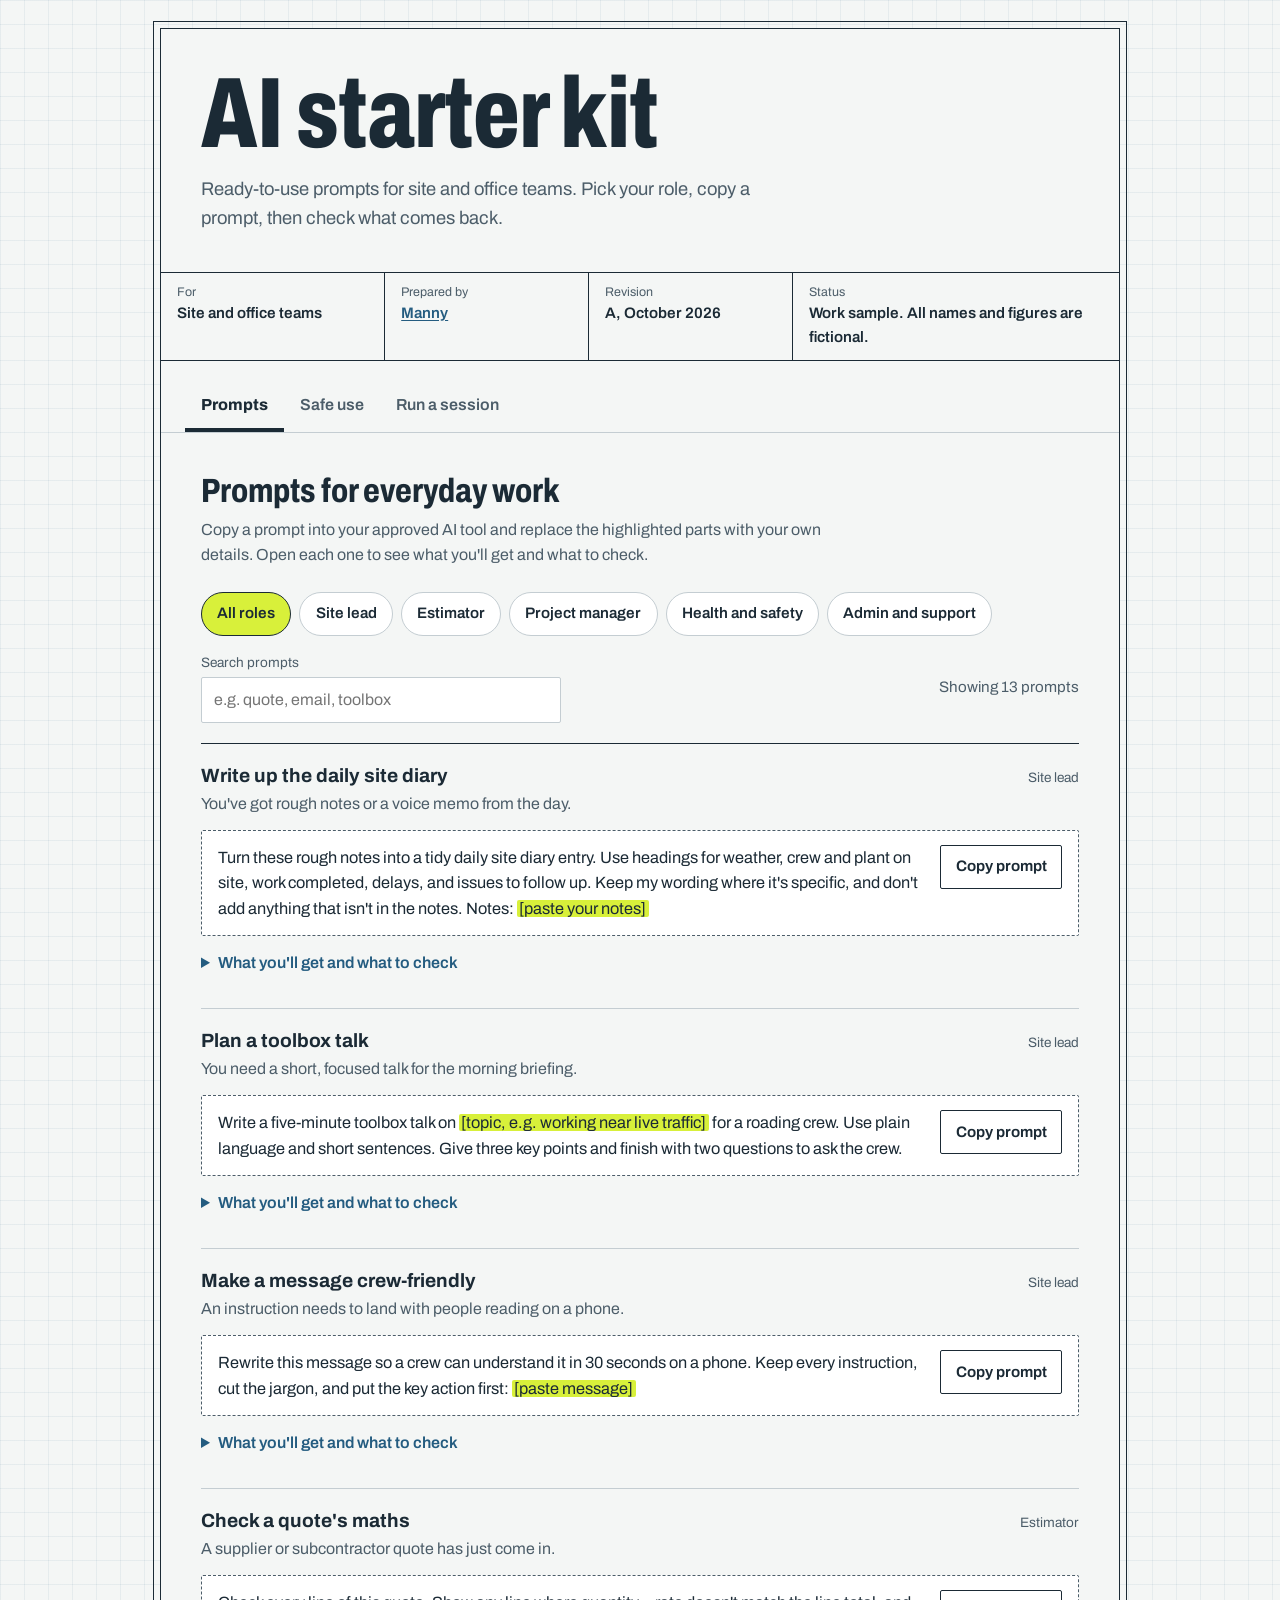
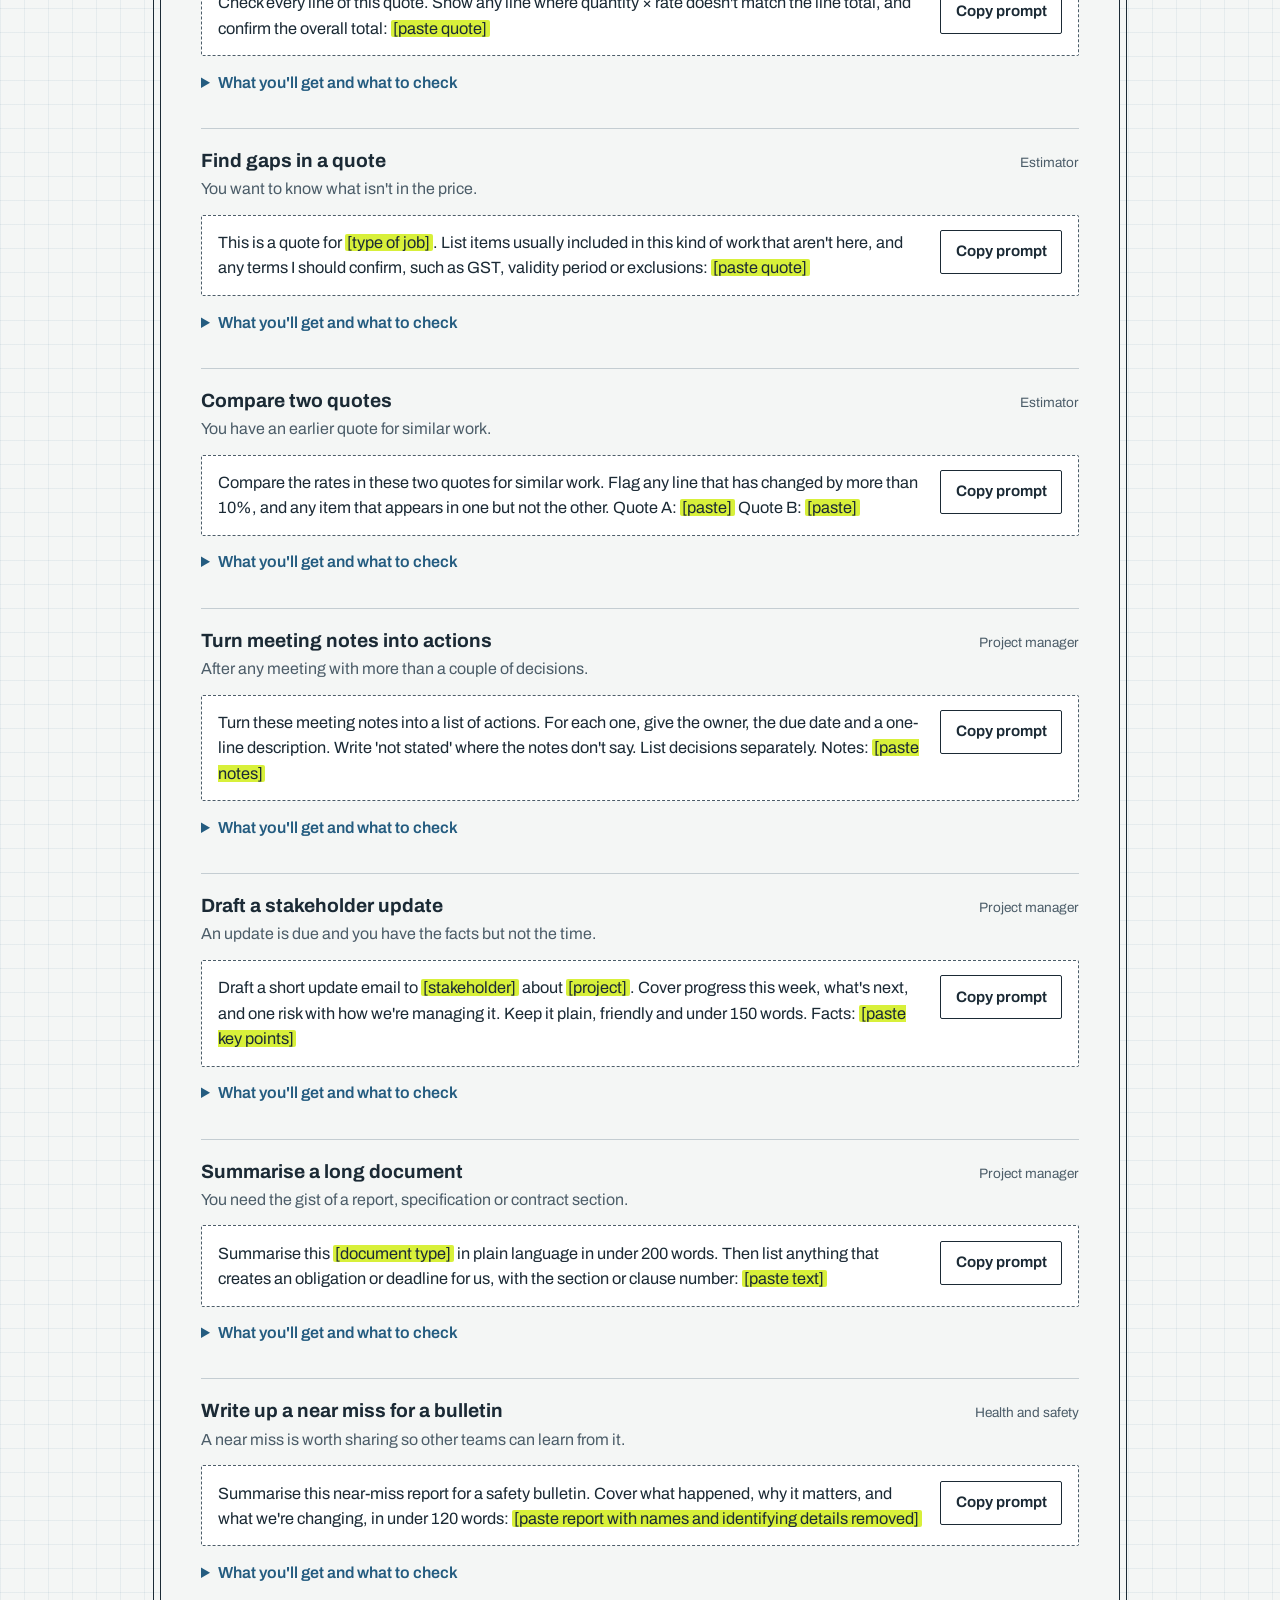
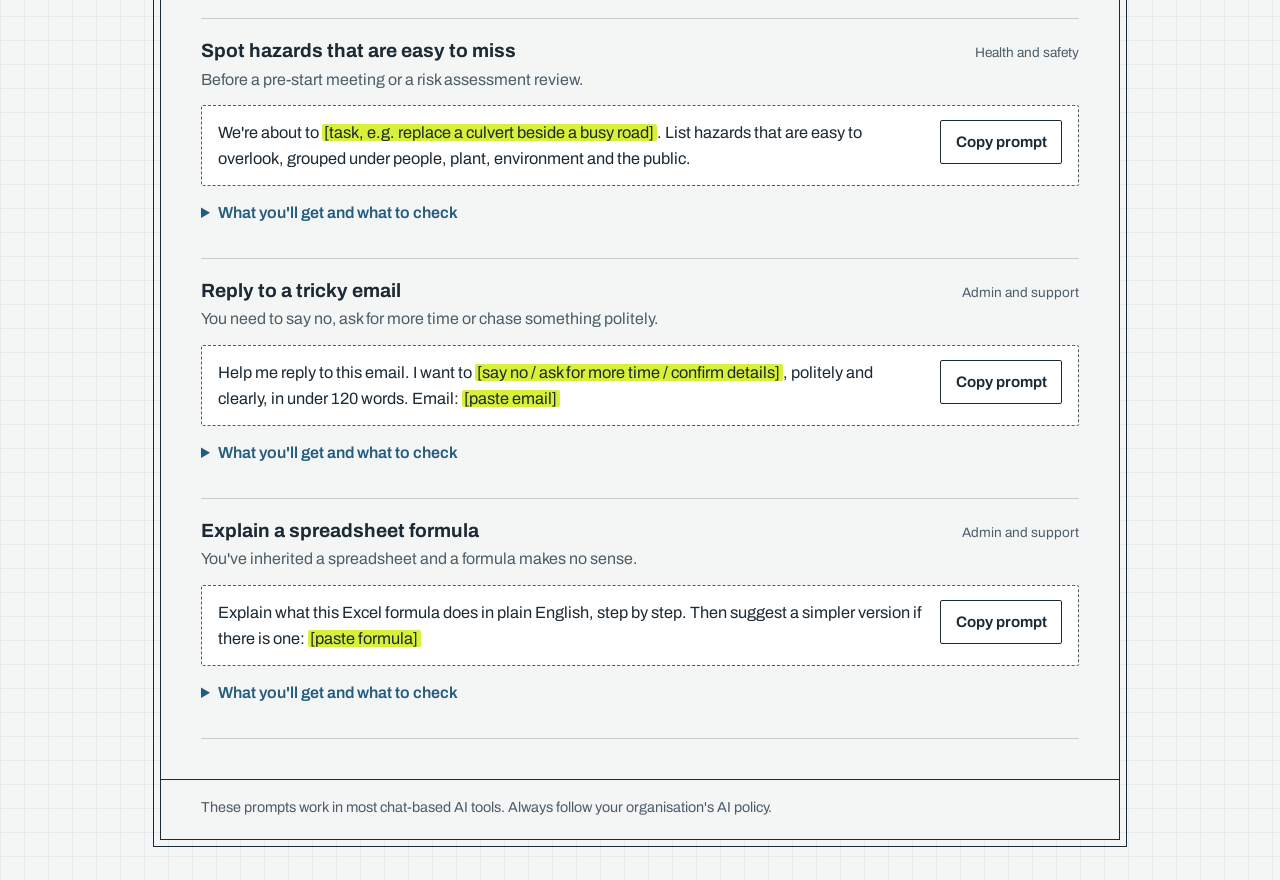
<file: AI/index.html>
<!DOCTYPE html>
<html lang="en-NZ">
<head>
<meta charset="utf-8">
<meta name="viewport" content="width=device-width, initial-scale=1, viewport-fit=cover">
<title>AI starter kit for site and office teams</title>
<link rel="preconnect" href="https://fonts.googleapis.com">
<link rel="preconnect" href="https://fonts.gstatic.com" crossorigin>
<link href="https://fonts.googleapis.com/css2?family=Archivo:wdth,wght@62..125,400..800&display=swap" rel="stylesheet">
<style>
:root {
  --paper: #F4F6F5;
  --slip: #FFFFFF;
  --ink: #1B2A35;
  --ink-soft: #4C5D69;
  --line: #C4CDD2;
  --grid: rgba(36, 92, 128, 0.07);
  --hivis: #D8F03A;
  --on-hivis: #1B2A35;
  --blue: #245C80;
  --ok: #2F7A4E;
  --amber: #9A620F;
  --stop: #B03A3A;
  --font: "Archivo", "Helvetica Neue", Arial, system-ui, sans-serif;
  box-sizing: border-box;
  padding-top: env(safe-area-inset-top, 0px);
  padding-bottom: env(safe-area-inset-bottom, 0px);
  color-scheme: light;
}
@media (prefers-color-scheme: dark) {
  :root:not([data-theme="light"]) {
    --paper: #121C24; --slip: #18242E; --ink: #E4EBEF; --ink-soft: #A3B2BC;
    --line: #33434F; --grid: rgba(141, 190, 224, 0.06); --blue: #8DBEE0;
    --ok: #6CC08F; --amber: #E0A84B; --stop: #E88787; color-scheme: dark;
  }
}
:root[data-theme="dark"] {
  --paper: #121C24; --slip: #18242E; --ink: #E4EBEF; --ink-soft: #A3B2BC;
  --line: #33434F; --grid: rgba(141, 190, 224, 0.06); --blue: #8DBEE0;
  --ok: #6CC08F; --amber: #E0A84B; --stop: #E88787; color-scheme: dark;
}
*, *::before, *::after { box-sizing: inherit; }
html { scroll-padding-top: env(safe-area-inset-top, 0px); -webkit-text-size-adjust: 100%; }
body {
  margin: 0;
  font-family: var(--font);
  font-size: 1rem;
  line-height: 1.55;
  color: var(--ink);
  background-color: var(--paper);
  background-image:
    linear-gradient(var(--grid) 1px, transparent 1px),
    linear-gradient(90deg, var(--grid) 1px, transparent 1px);
  background-size: 24px 24px;
}
:focus-visible { outline: 3px solid var(--blue); outline-offset: 2px; }
a { color: var(--blue); text-underline-offset: 2px; }
mark { background: var(--hivis); color: var(--on-hivis); padding: 0 .15em; border-radius: 2px; }

/* Drawing-sheet frame */
.sheet {
  max-width: 960px;
  margin: 28px auto 40px;
  background: var(--paper);
  border: 1.5px solid var(--ink);
  outline: 1px solid var(--ink);
  outline-offset: 6px;
}
@media (max-width: 640px) {
  .sheet { margin: 14px 10px 24px; outline-offset: 4px; }
}

/* Header */
.head { padding: clamp(1.25rem, 4vw, 2.5rem) clamp(1rem, 4vw, 2.5rem) 1.5rem; }
h1 {
  margin: 0;
  font-stretch: 72%;
  font-weight: 800;
  font-size: clamp(3rem, 12vw, 6.25rem);
  line-height: .9;
  letter-spacing: -0.01em;
}
.lede { margin: 1rem 0 0; max-width: 36rem; font-size: 1.15rem; color: var(--ink-soft); }

/* Title block, like an engineering drawing */
.titleblock {
  display: grid;
  grid-template-columns: 1.1fr 1fr 1fr 1.6fr;
  border-top: 1.5px solid var(--ink);
  border-bottom: 1.5px solid var(--ink);
}
.titleblock div { padding: .6rem 1rem .7rem; border-right: 1px solid var(--ink); min-width: 0; }
.titleblock div:last-child { border-right: 0; }
.titleblock dt { font-size: .78rem; color: var(--ink-soft); }
.titleblock dd { margin: 0; font-weight: 600; font-size: .95rem; }
@media (max-width: 640px) {
  .titleblock { grid-template-columns: 1fr 1fr; }
  .titleblock div:nth-child(2) { border-right: 0; }
  .titleblock div:nth-child(-n+2) { border-bottom: 1px solid var(--ink); }
}

/* Tabs */
.tabs {
  display: flex;
  gap: 0;
  border-bottom: 1px solid var(--line);
  padding: 0 clamp(.5rem, 3vw, 1.5rem);
  overflow-x: auto;
}
.tab {
  font: inherit;
  font-weight: 600;
  font-size: 1rem;
  color: var(--ink-soft);
  background: none;
  border: 0;
  padding: 1rem 1rem .9rem;
  min-height: 48px;
  cursor: pointer;
  white-space: nowrap;
  box-shadow: inset 0 -4px 0 transparent;
}
.tab[aria-selected="true"] { color: var(--ink); font-weight: 750; box-shadow: inset 0 -4px 0 var(--ink); }
.tab:hover { color: var(--ink); }

.panel { padding: clamp(1rem, 4vw, 2.5rem); }
.panel[hidden] { display: none; }
h2 { font-stretch: 80%; font-weight: 750; font-size: clamp(1.6rem, 4.5vw, 2.1rem); line-height: 1.1; margin: 0 0 .5rem; }
.intro { margin: 0 0 1.5rem; max-width: 40rem; color: var(--ink-soft); }

/* Filters */
.filters { display: flex; flex-wrap: wrap; gap: .5rem; margin-bottom: 1rem; }
.chip {
  font: inherit;
  font-size: .95rem;
  font-weight: 600;
  color: var(--ink);
  background: var(--slip);
  border: 1.5px solid var(--line);
  border-radius: 999px;
  padding: .45rem .95rem;
  min-height: 44px;
  cursor: pointer;
}
.chip:hover { border-color: var(--ink); }
.chip[aria-pressed="true"] { background: var(--hivis); color: var(--on-hivis); border-color: var(--on-hivis); }
.searchrow { display: flex; flex-wrap: wrap; gap: .75rem 1.5rem; align-items: center; justify-content: space-between; margin-bottom: 1.25rem; }
.search { flex: 1 1 260px; max-width: 360px; }
.search label { display: block; font-size: .85rem; color: var(--ink-soft); margin-bottom: .25rem; }
.search input {
  width: 100%;
  font: inherit;
  color: var(--ink);
  background: var(--slip);
  border: 1.5px solid var(--line);
  border-radius: 2px;
  padding: .6rem .75rem;
  min-height: 44px;
}
.search input:focus { border-color: var(--ink); }
.count { font-size: .95rem; color: var(--ink-soft); margin: 0; }

/* Prompt schedule */
.schedule { list-style: none; margin: 0; padding: 0; border-top: 1.5px solid var(--ink); }
.item { padding: 1.25rem 0 1.4rem; border-bottom: 1px solid var(--line); }
.item-head { display: flex; flex-wrap: wrap; align-items: baseline; justify-content: space-between; gap: .25rem 1rem; }
.item h3 { margin: 0; font-size: 1.2rem; font-weight: 700; line-height: 1.25; }
.role { font-size: .85rem; color: var(--ink-soft); }
.when { margin: .25rem 0 .8rem; color: var(--ink-soft); max-width: 44rem; }
.promptbox {
  display: grid;
  grid-template-columns: 1fr auto;
  gap: .75rem 1rem;
  align-items: start;
  background: var(--slip);
  border: 1.5px dashed var(--ink-soft);
  border-radius: 2px;
  padding: .9rem 1rem;
}
.prompt { margin: 0; max-width: 46rem; font-size: 1.02rem; }
.btn {
  font: inherit;
  font-weight: 650;
  font-size: .95rem;
  color: var(--ink);
  background: transparent;
  border: 1.5px solid var(--ink);
  border-radius: 2px;
  padding: .5rem .9rem;
  min-height: 44px;
  cursor: pointer;
  white-space: nowrap;
}
.btn:hover { background: var(--ink); color: var(--paper); }
.btn.is-copied, .btn.is-copied:hover { background: var(--hivis); color: var(--on-hivis); border-color: var(--on-hivis); }
@media (max-width: 560px) {
  .promptbox { grid-template-columns: 1fr; }
  .btn.copy { justify-self: start; }
}
details { margin-top: .7rem; }
summary { cursor: pointer; font-weight: 600; color: var(--blue); min-height: 32px; padding: .2rem 0; }
.notes { display: grid; grid-template-columns: 9.5rem 1fr; gap: .4rem 1rem; margin: .6rem 0 0; max-width: 46rem; }
.notes dt { font-weight: 650; }
.notes dd { margin: 0; color: var(--ink-soft); }
@media (max-width: 560px) {
  .notes { grid-template-columns: 1fr; }
  .notes dd { margin-bottom: .5rem; }
}
.empty { padding: 2rem 0; border-bottom: 1px solid var(--line); }
.empty p { margin: 0 0 .75rem; }

/* Safe use */
.zones { display: grid; grid-template-columns: repeat(3, 1fr); border: 1.5px solid var(--ink); margin-bottom: 2.25rem; }
.zone { padding: 1rem 1.1rem 1.2rem; border-right: 1px solid var(--ink); }
.zone:last-child { border-right: 0; }
.zone h3 { display: flex; align-items: center; gap: .5rem; margin: 0 0 .5rem; font-size: 1.1rem; }
.zone ul { margin: 0; padding-left: 1.1rem; }
.zone li { margin-bottom: .35rem; }
.sym { display: inline-block; width: 1rem; height: 1rem; flex: none; }
.zone.ok .sym { background: var(--ok); border-radius: 50%; }
.zone.amber .sym { border: 2.5px solid var(--amber); border-radius: 50%; background: linear-gradient(90deg, var(--amber) 50%, transparent 50%); }
.zone.stop .sym { background: var(--stop); clip-path: polygon(20% 0, 50% 30%, 80% 0, 100% 20%, 70% 50%, 100% 80%, 80% 100%, 50% 70%, 20% 100%, 0 80%, 30% 50%, 0 20%); }
@media (max-width: 720px) {
  .zones { grid-template-columns: 1fr; }
  .zone { border-right: 0; border-bottom: 1px solid var(--ink); }
  .zone:last-child { border-bottom: 0; }
}
.policy { font-size: .95rem; color: var(--ink-soft); margin: -1.5rem 0 2.25rem; }
.checks { display: grid; grid-template-columns: 1fr 1fr; gap: 1.5rem 2rem; }
@media (max-width: 720px) { .checks { grid-template-columns: 1fr; } }
fieldset { border: 0; margin: 0; padding: 0; min-width: 0; }
legend { font-weight: 700; font-size: 1.1rem; padding: 0; margin-bottom: .5rem; }
.check { display: flex; gap: .75rem; align-items: flex-start; padding: .55rem 0; border-top: 1px solid var(--line); cursor: pointer; }
.check input { width: 1.3rem; height: 1.3rem; margin: .12rem 0 0; accent-color: var(--ink); flex: none; cursor: pointer; }
.progress { display: flex; flex-wrap: wrap; align-items: center; gap: .75rem 1.25rem; margin-top: 1.5rem; padding-top: 1rem; border-top: 1.5px solid var(--ink); }
.progress p { margin: 0; font-weight: 650; }

/* Session plan */
.need { margin: 0 0 2rem; max-width: 44rem; }
.need strong { font-weight: 700; }
.plan { list-style: none; margin: 0 0 2.25rem; padding: 0; border-top: 1.5px solid var(--ink); counter-reset: step; }
.plan li { display: grid; grid-template-columns: 7.5rem 1fr; gap: 1rem; padding: 1rem 0; border-bottom: 1px solid var(--line); counter-increment: step; }
.plan .time { font-stretch: 75%; font-weight: 750; font-size: 1.35rem; line-height: 1.2; }
.plan .time small { display: block; font-stretch: 100%; font-weight: 500; font-size: .85rem; color: var(--ink-soft); }
.plan h3 { margin: 0 0 .2rem; font-size: 1.1rem; }
.plan p { margin: 0; color: var(--ink-soft); max-width: 40rem; }
@media (max-width: 520px) { .plan li { grid-template-columns: 1fr; gap: .25rem; } }
.tips h3 { font-size: 1.15rem; margin: 0 0 .5rem; }
.tips ul { margin: 0; padding-left: 1.1rem; max-width: 44rem; }
.tips li { margin-bottom: .45rem; }

.foot { padding: 1rem clamp(1rem, 4vw, 2.5rem) 1.25rem; border-top: 1.5px solid var(--ink); font-size: .9rem; color: var(--ink-soft); }
.foot p { margin: 0; }

.sr-only { position: absolute; width: 1px; height: 1px; padding: 0; margin: -1px; overflow: hidden; clip: rect(0,0,0,0); white-space: nowrap; border: 0; }
@media (prefers-reduced-motion: reduce) { * { transition: none !important; animation: none !important; } }
</style>
</head>
<body>
<main class="sheet">
  <header class="head">
    <h1>AI starter kit</h1>
    <p class="lede">Ready-to-use prompts for site and office teams. Pick your role, copy a prompt, then check what comes back.</p>
  </header>

  <dl class="titleblock">
    <div><dt>For</dt><dd>Site and office teams</dd></div>
    <div><dt>Prepared by</dt><dd><a href="https://vandelight.art">Manny</a></dd></div>
    <div><dt>Revision</dt><dd>A, October 2026</dd></div>
    <div><dt>Status</dt><dd>Work sample. All names and figures are fictional.</dd></div>
  </dl>

  <nav class="tabs" role="tablist" aria-label="Kit sections">
    <button class="tab" role="tab" id="tab-prompts" aria-controls="panel-prompts" aria-selected="true">Prompts</button>
    <button class="tab" role="tab" id="tab-safe" aria-controls="panel-safe" aria-selected="false" tabindex="-1">Safe use</button>
    <button class="tab" role="tab" id="tab-session" aria-controls="panel-session" aria-selected="false" tabindex="-1">Run a session</button>
  </nav>

  <!-- Prompts -->
  <section class="panel" id="panel-prompts" role="tabpanel" aria-labelledby="tab-prompts">
    <h2>Prompts for everyday work</h2>
    <p class="intro">Copy a prompt into your approved AI tool and replace the highlighted parts with your own details. Open each one to see what you'll get and what to check.</p>

    <div class="filters" role="group" aria-label="Filter by role" id="filters"></div>
    <div class="searchrow">
      <div class="search">
        <label for="q">Search prompts</label>
        <input id="q" type="search" placeholder="e.g. quote, email, toolbox" autocomplete="off">
      </div>
      <p class="count" id="count" aria-live="polite"></p>
    </div>
    <ul class="schedule" id="list"></ul>
  </section>

  <!-- Safe use -->
  <section class="panel" id="panel-safe" role="tabpanel" aria-labelledby="tab-safe" hidden>
    <h2>Use AI safely</h2>
    <p class="intro">Before you paste anything, sort it into one of these three groups.</p>

    <div class="zones">
      <div class="zone ok">
        <h3><span class="sym" aria-hidden="true"></span>Usually fine</h3>
        <ul>
          <li>Your own rough notes and drafts</li>
          <li>General questions and how-tos</li>
          <li>Public information</li>
          <li>Templates you'd share with any colleague</li>
        </ul>
      </div>
      <div class="zone amber">
        <h3><span class="sym" aria-hidden="true"></span>Remove details first</h3>
        <ul>
          <li>Names of people, clients and suppliers</li>
          <li>Project names and addresses</li>
          <li>Rates and prices, if your policy allows them at all</li>
        </ul>
      </div>
      <div class="zone stop">
        <h3><span class="sym" aria-hidden="true"></span>Keep out</h3>
        <ul>
          <li>Personal details such as health, HR or contact information</li>
          <li>Passwords and access details</li>
          <li>Anything under a confidentiality agreement</li>
          <li>Incident details that identify a person</li>
        </ul>
      </div>
    </div>
    <p class="policy">This is a general guide. Your organisation's AI policy always comes first.</p>

    <div class="checks" id="checks">
      <fieldset>
        <legend>Before you paste</legend>
        <label class="check"><input type="checkbox"> <span>I'm using an approved AI tool.</span></label>
        <label class="check"><input type="checkbox"> <span>I've removed names and details the task doesn't need.</span></label>
        <label class="check"><input type="checkbox"> <span>I know what I want back, and roughly how long it should be.</span></label>
      </fieldset>
      <fieldset>
        <legend>Before you use the answer</legend>
        <label class="check"><input type="checkbox"> <span>I've checked facts, numbers and dates against the source.</span></label>
        <label class="check"><input type="checkbox"> <span>I've read the original for anything that creates an obligation.</span></label>
        <label class="check"><input type="checkbox"> <span>I'd be happy to put my name to it.</span></label>
      </fieldset>
    </div>
    <div class="progress">
      <p id="progress" aria-live="polite">0 of 6 checked</p>
      <button class="btn" type="button" id="clearChecks">Clear ticks</button>
    </div>
  </section>

  <!-- Session -->
  <section class="panel" id="panel-session" role="tabpanel" aria-labelledby="tab-session" hidden>
    <h2>Run a 30-minute session</h2>
    <p class="intro">A plan any AI champion can run with a team of six to twelve people. No slides needed.</p>
    <p class="need"><strong>You'll need:</strong> a shared screen, the approved AI tool open, this kit, and two or three tasks the team does every week that involve no sensitive data.</p>

    <ol class="plan">
      <li>
        <div class="time">0–5<small>minutes</small></div>
        <div><h3>Start with their work</h3><p>Ask what eats the team's time each week. Write three answers where everyone can see them.</p></div>
      </li>
      <li>
        <div class="time">5–12<small>minutes</small></div>
        <div><h3>Show one live example</h3><p>Run a prompt from this kit on one of those tasks. Point out something the AI got wrong and how you caught it.</p></div>
      </li>
      <li>
        <div class="time">12–22<small>minutes</small></div>
        <div><h3>Try it in pairs</h3><p>Each pair picks a prompt for their role and runs it on a real, non-sensitive task.</p></div>
      </li>
      <li>
        <div class="time">22–27<small>minutes</small></div>
        <div><h3>Share what happened</h3><p>Each pair says what worked and what they had to fix.</p></div>
      </li>
      <li>
        <div class="time">27–30<small>minutes</small></div>
        <div><h3>Safe use and one next step</h3><p>Walk through the Safe use checklist. Ask everyone to name one task they'll try this week.</p></div>
      </li>
    </ol>

    <div class="tips">
      <h3>Tips for the facilitator</h3>
      <ul>
        <li>Let the AI make a mistake in the demo. It builds trust faster than a perfect run.</li>
        <li>Use the team's own words for their tasks, not AI jargon.</li>
        <li>Note every use case people mention and pass it to your AI team, so it can become a new prompt in this kit.</li>
      </ul>
    </div>
  </section>

  <footer class="foot">
    <p>These prompts work in most chat-based AI tools. Always follow your organisation's AI policy.</p>
  </footer>
</main>

<script>
(function () {
  var ROLES = [
    ["all", "All roles"],
    ["site", "Site lead"],
    ["est", "Estimator"],
    ["pm", "Project manager"],
    ["hs", "Health and safety"],
    ["admin", "Admin and support"]
  ];
  var ROLE_NAME = {};
  ROLES.forEach(function (r) { ROLE_NAME[r[0]] = r[1]; });

  var PROMPTS = [
    { role: "site", title: "Write up the daily site diary",
      when: "You've got rough notes or a voice memo from the day.",
      prompt: "Turn these rough notes into a tidy daily site diary entry. Use headings for weather, crew and plant on site, work completed, delays, and issues to follow up. Keep my wording where it's specific, and don't add anything that isn't in the notes. Notes: [paste your notes]",
      get: "A diary entry under clear headings, ready to paste into your system.",
      check: "Quantities, times and names match what happened. Delete anything the AI filled in." },
    { role: "site", title: "Plan a toolbox talk",
      when: "You need a short, focused talk for the morning briefing.",
      prompt: "Write a five-minute toolbox talk on [topic, e.g. working near live traffic] for a roading crew. Use plain language and short sentences. Give three key points and finish with two questions to ask the crew.",
      get: "A talk you can read out or adapt, with questions to start a discussion.",
      check: "It matches your site's safe work methods. If it differs, your procedures win." },
    { role: "site", title: "Make a message crew-friendly",
      when: "An instruction needs to land with people reading on a phone.",
      prompt: "Rewrite this message so a crew can understand it in 30 seconds on a phone. Keep every instruction, cut the jargon, and put the key action first: [paste message]",
      get: "A few short lines saying what's changing, from when, and what to do.",
      check: "No instruction has been dropped or softened." },
    { role: "est", title: "Check a quote's maths",
      when: "A supplier or subcontractor quote has just come in.",
      prompt: "Check every line of this quote. Show any line where quantity × rate doesn't match the line total, and confirm the overall total: [paste quote]",
      get: "Lines that don't add up. Example: 85 m × $22.00 should be $1,870.00, not $1,780.00.",
      check: "Recheck any flagged line yourself. AI can get maths wrong too." },
    { role: "est", title: "Find gaps in a quote",
      when: "You want to know what isn't in the price.",
      prompt: "This is a quote for [type of job]. List items usually included in this kind of work that aren't here, and any terms I should confirm, such as GST, validity period or exclusions: [paste quote]",
      get: "Questions to raise. Example: no traffic management, no disposal of old kerb, GST and validity not stated.",
      check: "Treat these as questions for the supplier, not facts." },
    { role: "est", title: "Compare two quotes",
      when: "You have an earlier quote for similar work.",
      prompt: "Compare the rates in these two quotes for similar work. Flag any line that has changed by more than 10%, and any item that appears in one but not the other. Quote A: [paste] Quote B: [paste]",
      get: "A short table of changed lines and missing items.",
      check: "Compare like with like on scope, quantities and dates. Use your own past quotes, not AI's idea of market rates." },
    { role: "pm", title: "Turn meeting notes into actions",
      when: "After any meeting with more than a couple of decisions.",
      prompt: "Turn these meeting notes into a list of actions. For each one, give the owner, the due date and a one-line description. Write 'not stated' where the notes don't say. List decisions separately. Notes: [paste notes]",
      get: "An action list you can paste into an email or tracker, with gaps clearly marked.",
      check: "Fill in the 'not stated' gaps yourself rather than letting AI guess." },
    { role: "pm", title: "Draft a stakeholder update",
      when: "An update is due and you have the facts but not the time.",
      prompt: "Draft a short update email to [stakeholder] about [project]. Cover progress this week, what's next, and one risk with how we're managing it. Keep it plain, friendly and under 150 words. Facts: [paste key points]",
      get: "A ready-to-edit email in your own facts.",
      check: "Every fact comes from your notes. Read it as the recipient would before you send it." },
    { role: "pm", title: "Summarise a long document",
      when: "You need the gist of a report, specification or contract section.",
      prompt: "Summarise this [document type] in plain language in under 200 words. Then list anything that creates an obligation or deadline for us, with the section or clause number: [paste text]",
      get: "A plain summary plus a list of obligations you can trace back to the source.",
      check: "Read the original clause before acting on it. Summaries can miss conditions." },
    { role: "hs", title: "Write up a near miss for a bulletin",
      when: "A near miss is worth sharing so other teams can learn from it.",
      prompt: "Summarise this near-miss report for a safety bulletin. Cover what happened, why it matters, and what we're changing, in under 120 words: [paste report with names and identifying details removed]",
      get: "A short, clear bulletin item.",
      check: "Remove names before you paste. Then make sure nobody can be identified and the facts match the investigation." },
    { role: "hs", title: "Spot hazards that are easy to miss",
      when: "Before a pre-start meeting or a risk assessment review.",
      prompt: "We're about to [task, e.g. replace a culvert beside a busy road]. List hazards that are easy to overlook, grouped under people, plant, environment and the public.",
      get: "A prompt list to start discussion with the crew.",
      check: "Use it to prompt discussion only. Your risk assessment process still decides the controls." },
    { role: "admin", title: "Reply to a tricky email",
      when: "You need to say no, ask for more time or chase something politely.",
      prompt: "Help me reply to this email. I want to [say no / ask for more time / confirm details], politely and clearly, in under 120 words. Email: [paste email]",
      get: "A short draft in a tone you can adjust.",
      check: "It sounds like you, and any dates or promises are ones you can keep." },
    { role: "admin", title: "Explain a spreadsheet formula",
      when: "You've inherited a spreadsheet and a formula makes no sense.",
      prompt: "Explain what this Excel formula does in plain English, step by step. Then suggest a simpler version if there is one: [paste formula]",
      get: "A step-by-step explanation and, sometimes, a simpler formula.",
      check: "Test any new formula on a copy of the sheet first." }
  ];

  var state = { role: "all", q: "" };
  var filtersEl = document.getElementById("filters");
  var listEl = document.getElementById("list");
  var countEl = document.getElementById("count");
  var qEl = document.getElementById("q");

  function esc(s) {
    return String(s).replace(/&/g, "&amp;").replace(/</g, "&lt;").replace(/>/g, "&gt;").replace(/"/g, "&quot;");
  }
  function withMarks(s) {
    return esc(s).replace(/\[([^\]]+)\]/g, "<mark>[$1]</mark>");
  }

  function renderFilters() {
    filtersEl.innerHTML = ROLES.map(function (r) {
      return '<button type="button" class="chip" data-role="' + r[0] + '" aria-pressed="' + (state.role === r[0]) + '">' + esc(r[1]) + "</button>";
    }).join("");
  }

  function matches(p) {
    if (state.role !== "all" && p.role !== state.role) return false;
    if (!state.q) return true;
    var hay = (p.title + " " + p.when + " " + p.prompt + " " + ROLE_NAME[p.role]).toLowerCase();
    return state.q.split(/\s+/).every(function (w) { return hay.indexOf(w) !== -1; });
  }

  function renderList() {
    var shown = PROMPTS.map(function (p, i) { return { p: p, i: i }; }).filter(function (x) { return matches(x.p); });
    var n = shown.length;
    var label = n === 1 ? "1 prompt" : n + " prompts";
    countEl.textContent = state.role === "all" ? "Showing " + label : "Showing " + label + " for " + ROLE_NAME[state.role].toLowerCase();

    if (!n) {
      listEl.innerHTML = '<li class="empty"><p>No prompts match \u201c' + esc(state.q) + '\u201d' +
        (state.role !== "all" ? " for " + esc(ROLE_NAME[state.role].toLowerCase()) : "") +
        '. Try another word, or show every prompt.</p><button type="button" class="btn" id="showAll">Show all prompts</button></li>';
      return;
    }

    listEl.innerHTML = shown.map(function (x) {
      var p = x.p, id = "p" + x.i;
      return '<li class="item">' +
        '<div class="item-head"><h3 id="' + id + '-t">' + esc(p.title) + '</h3><span class="role">' + esc(ROLE_NAME[p.role]) + "</span></div>" +
        '<p class="when">' + esc(p.when) + "</p>" +
        '<div class="promptbox"><p class="prompt" id="' + id + '-p">' + withMarks(p.prompt) + "</p>" +
        '<button type="button" class="btn copy" data-i="' + x.i + '" aria-describedby="' + id + '-t">Copy prompt</button></div>' +
        "<details><summary>What you'll get and what to check</summary>" +
        '<dl class="notes"><dt>What you\u2019ll get</dt><dd>' + esc(p.get) + "</dd><dt>Check before you use it</dt><dd>" + esc(p.check) + "</dd></dl></details>" +
        "</li>";
    }).join("");
  }

  filtersEl.addEventListener("click", function (e) {
    var b = e.target.closest(".chip");
    if (!b) return;
    state.role = b.getAttribute("data-role");
    renderFilters();
    renderList();
  });

  qEl.addEventListener("input", function () {
    state.q = qEl.value.trim().toLowerCase();
    renderList();
  });

  function fallbackCopy(text) {
    try {
      var ta = document.createElement("textarea");
      ta.value = text;
      ta.setAttribute("readonly", "");
      ta.style.position = "fixed";
      ta.style.top = "0";
      ta.style.opacity = "0";
      document.body.appendChild(ta);
      ta.select();
      var ok = document.execCommand("copy");
      document.body.removeChild(ta);
      return ok;
    } catch (err) { return false; }
  }

  function copyText(text) {
    if (navigator.clipboard && navigator.clipboard.writeText) {
      return navigator.clipboard.writeText(text).then(function () { return true; }, function () { return fallbackCopy(text); });
    }
    return Promise.resolve(fallbackCopy(text));
  }

  listEl.addEventListener("click", function (e) {
    if (e.target.id === "showAll") {
      state.role = "all"; state.q = ""; qEl.value = "";
      renderFilters(); renderList(); qEl.focus();
      return;
    }
    var b = e.target.closest(".copy");
    if (!b) return;
    var i = +b.getAttribute("data-i");
    copyText(PROMPTS[i].prompt).then(function (ok) {
      if (ok) {
        b.textContent = "Copied";
        b.classList.add("is-copied");
      } else {
        var pEl = document.getElementById("p" + i + "-p");
        var range = document.createRange();
        range.selectNodeContents(pEl);
        var sel = window.getSelection();
        sel.removeAllRanges();
        sel.addRange(range);
        b.textContent = "Selected, now copy";
      }
      clearTimeout(b._t);
      b._t = setTimeout(function () {
        b.textContent = "Copy prompt";
        b.classList.remove("is-copied");
      }, 2200);
    });
  });

  // Tabs
  var tabs = Array.prototype.slice.call(document.querySelectorAll(".tab"));
  function selectTab(tab, focus) {
    tabs.forEach(function (t) {
      var on = t === tab;
      t.setAttribute("aria-selected", on);
      t.tabIndex = on ? 0 : -1;
      document.getElementById(t.getAttribute("aria-controls")).hidden = !on;
    });
    if (focus) tab.focus();
  }
  tabs.forEach(function (t, idx) {
    t.addEventListener("click", function () { selectTab(t, false); });
    t.addEventListener("keydown", function (e) {
      var next = null;
      if (e.key === "ArrowRight") next = tabs[(idx + 1) % tabs.length];
      if (e.key === "ArrowLeft") next = tabs[(idx - 1 + tabs.length) % tabs.length];
      if (e.key === "Home") next = tabs[0];
      if (e.key === "End") next = tabs[tabs.length - 1];
      if (next) { e.preventDefault(); selectTab(next, true); }
    });
  });

  // Checklist
  var boxes = Array.prototype.slice.call(document.querySelectorAll("#checks input"));
  var progressEl = document.getElementById("progress");
  function updateProgress() {
    var done = boxes.filter(function (b) { return b.checked; }).length;
    progressEl.textContent = done === boxes.length ? "All 6 checked. You're good to go." : done + " of " + boxes.length + " checked";
  }
  boxes.forEach(function (b) { b.addEventListener("change", updateProgress); });
  document.getElementById("clearChecks").addEventListener("click", function () {
    boxes.forEach(function (b) { b.checked = false; });
    updateProgress();
  });

  renderFilters();
  renderList();
  updateProgress();
})();
</script>
</body>
</html>
</file>
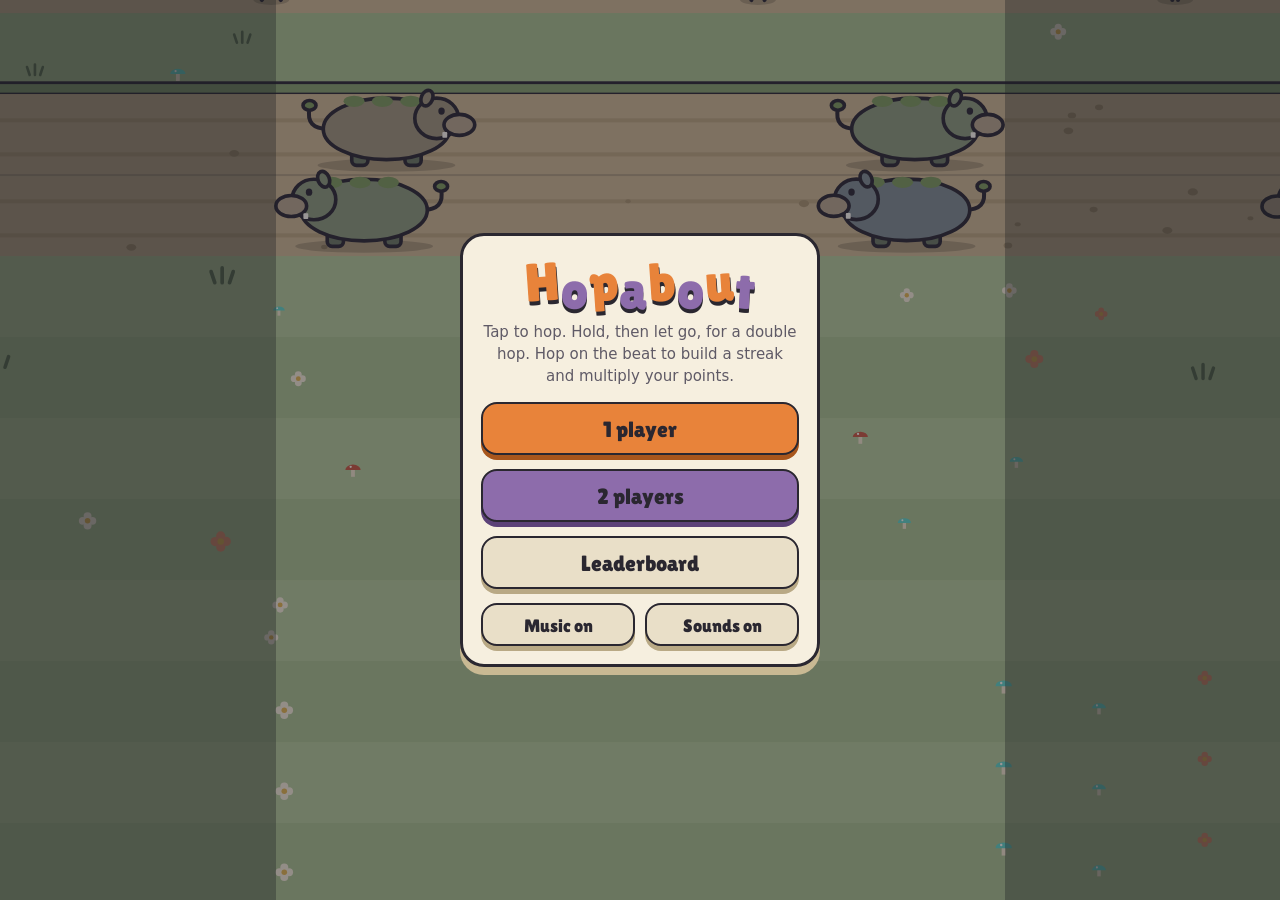
<file: games/hopabout/index.html>
<!doctype html>
<html lang="en">
<head>
<meta charset="utf-8">
<meta name="viewport" content="width=device-width, initial-scale=1, viewport-fit=cover, maximum-scale=1, user-scalable=no">
<meta name="apple-mobile-web-app-capable" content="yes">
<meta name="mobile-web-app-capable" content="yes">
<meta name="apple-mobile-web-app-title" content="Hopabout">
<meta name="theme-color" content="#55704a">
<meta name="apple-mobile-web-app-status-bar-style" content="black-translucent">
<link rel="manifest" href="manifest.webmanifest">
<link rel="apple-touch-icon" href="icons/icon-180.png">
<link rel="icon" type="image/png" href="icons/icon-192.png">
<title>Hopabout</title>
<link rel="preconnect" href="https://fonts.googleapis.com">
<link rel="preconnect" href="https://fonts.gstatic.com" crossorigin>
<link href="https://fonts.googleapis.com/css2?family=Lilita+One&display=swap" rel="stylesheet">
<style>
:root{
  box-sizing:border-box;
  padding-top:env(safe-area-inset-top,0px);
  padding-bottom:env(safe-area-inset-bottom,0px);
  --ink:#2a2730; --line:#2a2730; --muted:#5f5a66;
  --panel:#f6efdf; --panel-edge:#c9b993;
  --scrim:rgba(30,28,40,.45);
  --field:#fffaf0; --field-edge:#c9bba0;
  --plain:#e9dfc8; --plain-edge:#b9a985;
  --go:#9cc27a; --go-edge:#5f8248;
  --p1:#e8833a; --p1-edge:#a8561c;
  --p2:#8d6cab; --p2-edge:#5c4178;
  --bg:#55704a;
  --font:"Lilita One","Arial Rounded MT Bold","Trebuchet MS",system-ui,sans-serif;
}
@media (prefers-color-scheme: dark){
  :root:not([data-theme="light"]){
    --ink:#f3ecdf; --line:#0f0e14; --muted:#aaa3b3;
    --panel:#2b2935; --panel-edge:#121118;
    --scrim:rgba(0,0,0,.55);
    --field:#363343; --field-edge:#16151c;
    --plain:#3d3a4a; --plain-edge:#1b1a22;
    --bg:#2f4229;
  }
}
:root[data-theme="dark"]{
  --ink:#f3ecdf; --line:#0f0e14; --muted:#aaa3b3;
  --panel:#2b2935; --panel-edge:#121118;
  --scrim:rgba(0,0,0,.55);
  --field:#363343; --field-edge:#16151c;
  --plain:#3d3a4a; --plain-edge:#1b1a22;
  --bg:#2f4229;
}
html{height:100%;overflow:hidden;overscroll-behavior:none;background:var(--bg);scroll-padding-top:env(safe-area-inset-top,0px)}
body{margin:0;height:100%;overflow:hidden;position:relative;background:var(--bg);color:var(--ink);
  font-family:var(--font);-webkit-user-select:none;user-select:none;-webkit-tap-highlight-color:transparent;-webkit-touch-callout:none}
*{touch-action:manipulation}
#game{position:absolute;inset:0;width:100%;height:100%;display:block;touch-action:none}
.hidden{display:none!important}

#hud{position:absolute;top:0;left:0;right:0;display:grid;grid-template-columns:1fr auto 1fr;align-items:start;padding:10px 12px;pointer-events:none;gap:8px}
.slot{display:flex}
.slot.l{justify-content:flex-start}.slot.c{justify-content:center}.slot.r{justify-content:flex-end}
.chipWrap{display:flex;flex-direction:column;align-items:center;gap:6px}
.slot.l .chipWrap{align-items:flex-start}.slot.r .chipWrap{align-items:flex-end}
.chip{font-size:30px;line-height:1;padding:7px 14px 6px;border-radius:14px;color:#2a2730;background:#f6efdf;border:2px solid #2a2730;box-shadow:0 4px 0 #2a2730;min-width:30px;text-align:center;transition:opacity .3s}
.chip.p1{background:var(--p1)}
.chip.p2{background:var(--p2)}
.chip.out{opacity:.45}
.streak{font-size:17px;color:#fff6d6;text-shadow:0 2px 0 #2a2730,0 0 3px #2a2730;min-height:18px}
#pauseBtn{pointer-events:auto;width:44px;height:44px;border-radius:14px;border:2px solid #2a2730;background:#f6efdf;box-shadow:0 4px 0 #2a2730;display:flex;align-items:center;justify-content:center;gap:6px;cursor:pointer;padding:0}
#pauseBtn span{width:6px;height:18px;border-radius:3px;background:#2a2730}
#pauseBtn:active{transform:translateY(3px);box-shadow:0 1px 0 #2a2730}

.screen{position:absolute;inset:0;display:flex;align-items:center;justify-content:center;background:var(--scrim);padding:16px;box-sizing:border-box}
.panel{background:var(--panel);color:var(--ink);border:3px solid var(--line);border-radius:24px;box-shadow:0 8px 0 var(--panel-edge);width:min(360px,100%);
  padding:20px 18px 18px;max-height:calc(100% - 10px);overflow:auto;-webkit-overflow-scrolling:touch;text-align:center;box-sizing:border-box}
h1{margin:4px 0 6px;font-size:54px;font-weight:400;line-height:1;letter-spacing:.5px}
h1 span{display:inline-block}
h1 span:nth-child(odd){color:var(--p1);text-shadow:0 4px 0 var(--line);transform:translateY(-5px) rotate(-4deg)}
h1 span:nth-child(even){color:var(--p2);text-shadow:0 4px 0 var(--line);transform:translateY(3px) rotate(3deg)}
h2{margin:2px 0 10px;font-size:34px;font-weight:400;line-height:1.1}
p{font-family:system-ui,-apple-system,sans-serif;font-size:15px;line-height:1.45;color:var(--muted);margin:8px 0}
.best{font-family:var(--font);font-size:18px;color:var(--ink);margin:10px 0 2px}
.btn{display:block;width:100%;font-family:var(--font);font-size:22px;color:#2a2730;border:2px solid var(--line);border-radius:16px;padding:13px 14px 11px;
  margin-top:14px;cursor:pointer;background:var(--go);box-shadow:0 5px 0 var(--go-edge)}
.btn:active{transform:translateY(4px);box-shadow:0 1px 0 var(--go-edge)}
.btn.p1{background:var(--p1);box-shadow:0 5px 0 var(--p1-edge)}
.btn.p2{background:var(--p2);box-shadow:0 5px 0 var(--p2-edge)}
.btn.plain{background:var(--plain);color:var(--ink);box-shadow:0 5px 0 var(--plain-edge)}
.btn.small{font-size:18px;padding:10px 8px 8px}
.row2{display:grid;grid-template-columns:1fr 1fr;gap:10px}
.linkbtn{background:none;border:0;color:var(--muted);font-family:system-ui,-apple-system,sans-serif;font-size:14px;margin-top:16px;cursor:pointer;text-decoration:underline;padding:6px}
button:focus-visible,input:focus-visible{outline:3px solid #2b7fff;outline-offset:3px}
.note{font-size:14px}

.res{display:grid;grid-template-columns:auto 1fr auto;align-items:center;gap:10px;margin:14px 0 4px;text-align:left}
.dots{display:flex;gap:4px}
.dot{width:20px;height:20px;border-radius:50%;border:2px solid #2a2730;box-sizing:border-box}
.who{font-size:20px}
.pts{font-size:34px;line-height:1}
.res input{grid-column:1/-1}
input[type=text]{font:18px system-ui,-apple-system,sans-serif;width:100%;box-sizing:border-box;padding:12px 14px;border-radius:12px;
  border:2px solid var(--field-edge);background:var(--field);color:var(--ink);-webkit-user-select:text;user-select:text}

ol{list-style:none;padding:0;margin:6px 0 0;text-align:left}
li{display:grid;grid-template-columns:30px 1fr auto auto;gap:8px;align-items:center;padding:9px 8px;border-radius:12px;font-size:20px}
li+li{margin-top:2px}
li .rank{color:var(--muted);font-size:17px}
li .nm{overflow:hidden;text-overflow:ellipsis;white-space:nowrap;font-family:system-ui,-apple-system,sans-serif;font-weight:700;font-size:17px}
li .tag{font-size:12px;padding:3px 7px 2px;border-radius:8px;background:var(--plain);color:var(--muted)}
li .sc{min-width:36px;text-align:right}
li .sw{display:inline-block;width:10px;height:10px;border-radius:50%;margin-right:4px;vertical-align:1px;border:1.5px solid #2a2730}
li .nm .sw:last-of-type{margin-right:7px}
li.hl{outline:3px solid var(--ink);outline-offset:-3px}
@media (prefers-reduced-motion: reduce){ .btn:active,#pauseBtn:active{transform:none} }
</style>
</head>
<body>
<canvas id="game" aria-label="Hopabout game board"></canvas>

<div id="hud" class="hidden">
  <div class="slot l" id="slotL"></div>
  <div class="slot c" id="slotC"></div>
  <div class="slot r" id="slotR"></div>
</div>
<button id="pauseBtn" class="hidden" aria-label="Pause"><span></span><span></span></button>

<div id="menu" class="screen">
  <div class="panel">
    <h1 id="title" aria-label="Hopabout"></h1>
    <p>Tap to hop. Hold, then let go, for a double hop. Hop on the beat to build a streak and multiply your points.</p>
    <div class="best" id="bestLine"></div>
    <button class="btn p1" id="play1">1 player</button>
    <button class="btn p2" id="play2">2 players</button>
    <div id="twoPick" class="hidden">
      <div class="row2">
        <button class="btn p2 small" id="playVs">Versus</button>
        <button class="btn p2 small" id="playCoop">Co-op</button>
      </div>
      <p class="note">Left half moves the left hopper, right half the right one. Versus: beat streaks send fog and runners at your rival. Co-op: you're roped together, so stay within three rows.</p>
    </div>
    <button class="btn plain" id="boardBtn">Leaderboard</button>
    <div class="row2">
      <button class="btn plain small" id="musicBtn1">Music on</button>
      <button class="btn plain small" id="soundBtn1">Sounds on</button>
    </div>
  </div>
</div>

<div id="pause" class="screen hidden">
  <div class="panel">
    <h2>Paused</h2>
    <button class="btn" id="resumeBtn">Resume</button>
    <div class="row2">
      <button class="btn plain" id="restartBtn">Restart</button>
      <button class="btn plain" id="quitBtn">Menu</button>
    </div>
    <div class="row2">
      <button class="btn plain small" id="musicBtn2">Music on</button>
      <button class="btn plain small" id="soundBtn2">Sounds on</button>
    </div>
  </div>
</div>

<div id="over" class="screen hidden">
  <div class="panel">
    <h2 id="overTitle">Game over</h2>
    <div id="results"></div>
    <p class="note hidden" id="noScore">Hop at least once to post a score.</p>
    <button class="btn" id="saveBtn">Save score</button>
    <div class="row2">
      <button class="btn plain" id="againBtn">Play again</button>
      <button class="btn plain" id="overMenuBtn">Menu</button>
    </div>
  </div>
</div>

<div id="board" class="screen hidden">
  <div class="panel">
    <h2>Leaderboard</h2>
    <ol id="boardList"></ol>
    <p id="boardEmpty">No scores yet. Play a round and save your name.</p>
    <button class="btn" id="boardAgainBtn">Play again</button>
    <button class="btn plain" id="boardMenuBtn">Menu</button>
    <button class="linkbtn" id="clearBtn">Clear leaderboard</button>
  </div>
</div>

<script>
(() => {
"use strict";
/* ================= constants ================= */
const COLS = 9, M = 5, L = COLS + 2 * M;
const HOP = 0.14, LONG = 0.26, CHARGE = 0.36;
const BPM = 124, SPB = 60 / BPM, TOL = 0.095;
const GIANT_W = 3.6, TETHER = 3, TP = 5.4;
const INK = '#2a2730';
const FONT = '"Lilita One","Arial Rounded MT Bold","Trebuchet MS",sans-serif';
const $ = id => document.getElementById(id);
const cvs = $('game'), ctx = cvs.getContext('2d');
const pauseBtn = $('pauseBtn');

/* ================= storage ================= */
const BK = 'hopabout.board', NK = 'hopabout.names', MK = 'hopabout.music', SK = 'hopabout.sound';
const store = {
  get(k, d) { try { const v = localStorage.getItem(k); return v ? JSON.parse(v) : d; } catch (e) { return d; } },
  set(k, v) { try { localStorage.setItem(k, JSON.stringify(v)); } catch (e) {} }
};

/* ================= helpers ================= */
const rand = (a, b) => a + Math.random() * (b - a);
const ri = (a, b) => Math.floor(rand(a, b + 1));
const mod = (a, b) => ((a % b) + b) % b;
const clamp = (v, a, b) => Math.max(a, Math.min(b, v));
const lerp = (a, b, t) => a + (b - a) * t;
const nowS = () => performance.now() / 1000;
function rr(x, y, w, h, r) {
  r = Math.max(0, Math.min(r, w / 2, h / 2));
  ctx.beginPath();
  ctx.moveTo(x + r, y);
  ctx.arcTo(x + w, y, x + w, y + h, r);
  ctx.arcTo(x + w, y + h, x, y + h, r);
  ctx.arcTo(x, y + h, x, y, r);
  ctx.arcTo(x, y, x + w, y, r);
  ctx.closePath();
}
function ell(x, y, rx, ry, rot) { ctx.beginPath(); ctx.ellipse(x, y, Math.max(0.1, rx), Math.max(0.1, ry), rot || 0, 0, Math.PI * 2); }
function F() { ctx.fill(); ctx.lineWidth = Math.max(1.5, cs * 0.045); ctx.strokeStyle = INK; ctx.lineJoin = 'round'; ctx.stroke(); }

/* ================= sizing ================= */
let W = 0, H = 0, cs = 40, x0 = 0, V = 12;
function resize() {
  W = cvs.clientWidth; H = cvs.clientHeight;
  const dpr = Math.min(window.devicePixelRatio || 1, 3);
  cvs.width = Math.round(W * dpr); cvs.height = Math.round(H * dpr);
  ctx.setTransform(dpr, 0, 0, dpr, 0, 0);
  cs = Math.max(20, Math.floor(Math.min(W / COLS, H / 11)));
  x0 = Math.round((W - COLS * cs) / 2);
  V = H / cs;
}
window.addEventListener('resize', resize);

/* ================= audio ================= */
let AC = null, musicBus = null, fxBus = null, noiseBuf = null;
let musicOn = store.get(MK, true), soundOn = store.get(SK, true);
function ensureAudio() {
  if (!AC) {
    try {
      AC = new (window.AudioContext || window.webkitAudioContext)();
      const master = AC.createGain(); master.gain.value = 0.9; master.connect(AC.destination);
      musicBus = AC.createGain(); musicBus.gain.value = 0.55; musicBus.connect(master);
      fxBus = AC.createGain(); fxBus.gain.value = 1; fxBus.connect(master);
      noiseBuf = AC.createBuffer(1, Math.floor(AC.sampleRate * 0.5), AC.sampleRate);
      const d = noiseBuf.getChannelData(0); for (let i = 0; i < d.length; i++) d[i] = Math.random() * 2 - 1;
    } catch (e) { AC = null; }
  }
  if (AC && AC.state === 'suspended') AC.resume();
}
function tone(bus, f1, f2, t, dur, type, vol, attack) {
  const o = AC.createOscillator(), g = AC.createGain();
  o.type = type; o.frequency.setValueAtTime(f1, t);
  if (f2 !== f1) o.frequency.exponentialRampToValueAtTime(f2, t + dur);
  g.gain.setValueAtTime(0.0001, t);
  g.gain.linearRampToValueAtTime(vol, t + (attack || 0.005));
  g.gain.exponentialRampToValueAtTime(0.0001, t + dur);
  o.connect(g); g.connect(bus); o.start(t); o.stop(t + dur + 0.05);
}
function noise(bus, t, dur, vol, freq, q) {
  const s = AC.createBufferSource(); s.buffer = noiseBuf;
  const f = AC.createBiquadFilter(); f.type = 'bandpass'; f.frequency.value = freq; f.Q.value = q;
  const g = AC.createGain(); g.gain.setValueAtTime(vol, t); g.gain.exponentialRampToValueAtTime(0.0001, t + dur);
  s.connect(f); f.connect(g); g.connect(bus); s.start(t); s.stop(t + dur + 0.02);
}
function sfx(name, pitch) {
  if (!AC || !soundOn) return;
  const t = AC.currentTime, p = pitch || 1;
  switch (name) {
    case 'hop': tone(fxBus, 520 * p, 820 * p, t, 0.09, 'triangle', 0.12); break;
    case 'long': tone(fxBus, 360 * p, 1000 * p, t, 0.22, 'triangle', 0.13); break;
    case 'beat': tone(fxBus, 1320, 1320, t, 0.12, 'sine', 0.05); tone(fxBus, 1980, 1980, t + 0.04, 0.12, 'sine', 0.03); break;
    case 'bonk': tone(fxBus, 260, 60, t, 0.3, 'sawtooth', 0.09); break;
    case 'splash': noise(fxBus, t, 0.35, 0.35, 900, 0.8); tone(fxBus, 700, 120, t, 0.3, 'sine', 0.08); break;
    case 'stomp': tone(fxBus, 90, 40, t, 0.5, 'sine', 0.35); noise(fxBus, t, 0.3, 0.4, 200, 0.7); break;
    case 'chomp': tone(fxBus, 320, 90, t, 0.16, 'square', 0.07); tone(fxBus, 280, 80, t + 0.1, 0.12, 'square', 0.06); break;
    case 'caw': tone(fxBus, 900, 480, t, 0.16, 'sawtooth', 0.05); tone(fxBus, 860, 460, t + 0.2, 0.16, 'sawtooth', 0.05); break;
    case 'pickup': tone(fxBus, 880, 880, t, 0.1, 'sine', 0.08); tone(fxBus, 1320, 1320, t + 0.07, 0.1, 'sine', 0.08); tone(fxBus, 1760, 1760, t + 0.14, 0.16, 'sine', 0.08); break;
    case 'shield': tone(fxBus, 640, 300, t, 0.28, 'triangle', 0.12); break;
    case 'tug': tone(fxBus, 200, 150, t, 0.12, 'square', 0.05); break;
    case 'rumble': noise(fxBus, t, 1.4, 0.3, 90, 0.6); tone(fxBus, 55, 45, t, 1.4, 'sine', 0.16, 0.3); break;
    case 'attack': tone(fxBus, 500, 1300, t, 0.25, 'triangle', 0.09); break;
    case 'poof': noise(fxBus, t, 0.3, 0.2, 1500, 0.6); break;
  }
}
/* ---- music: an original folk-style loop in D dorian ---- */
const MEL = [69, 0, 74, 0, 69, 65, 67, 69, 67, 0, 64, 0, 72, 0, 71, 67, 71, 0, 74, 0, 76, 74, 71, 67, 69, 65, 64, 62, 0, 62, 69, 0];
const MEL2 = [74, 0, 76, 77, 76, 74, 72, 74, 72, 0, 67, 0, 72, 74, 76, 72, 74, 0, 71, 0, 67, 71, 74, 76, 74, 72, 69, 67, 69, 0, 62, 0];
const BASS = [[38, 45, 38, 45], [36, 43, 36, 43], [43, 50, 43, 50], [38, 45, 38, 45]];
const CHORD = [[62, 65, 69], [60, 64, 67], [59, 62, 67], [62, 65, 69]];
const mtof = m => 440 * Math.pow(2, (m - 69) / 12);
let beatOrigin = 0, seqNext = 0, seqStep = 0, seqLoop = 0, seqTimer = null;
function clockNow() { return AC ? AC.currentTime : nowS(); }
function latency() { return AC ? (AC.outputLatency || AC.baseLatency || 0) : 0; }
function startBeat() {
  stopBeat();
  beatOrigin = clockNow() + 0.15;
  seqNext = beatOrigin; seqStep = 0; seqLoop = 0;
  if (AC) { seqTimer = setInterval(schedule, 25); schedule(); }
}
function stopBeat() { if (seqTimer) { clearInterval(seqTimer); seqTimer = null; } }
function schedule() {
  if (!AC) return;
  if (seqNext < AC.currentTime - 0.5) { // fell behind (tab asleep): realign without bursts
    const skip = Math.ceil((AC.currentTime - seqNext) / (SPB / 2));
    seqNext += skip * SPB / 2; seqStep = (seqStep + skip) % 32;
  }
  while (seqNext < AC.currentTime + 0.12) {
    if (musicOn) playStep(seqStep, seqNext);
    seqNext += SPB / 2; seqStep++;
    if (seqStep >= 32) { seqStep = 0; seqLoop++; }
  }
}
function playStep(s, t) {
  const bar = s >> 3, e = s & 7;
  if (e % 2 === 0) {
    const accent = e === 0;
    tone(musicBus, 150, 50, t, 0.18, 'sine', accent ? 0.5 : 0.32);
    noise(musicBus, t, 0.05, accent ? 0.12 : 0.07, 2500, 1.2);
    const b = mtof(BASS[bar][e >> 1]);
    tone(musicBus, b, b, t, SPB * 0.85, 'triangle', 0.16, 0.01);
  } else {
    noise(musicBus, t, 0.035, 0.05, 7000, 2);
  }
  if (e === 3 || e === 7) for (const n of CHORD[bar]) { const f = mtof(n); tone(musicBus, f, f, t, 0.16, 'square', 0.016); }
  const n = (seqLoop % 4 === 2 ? MEL2 : MEL)[s];
  if (n) { const f = mtof(n); tone(musicBus, f, f, t, 0.3, 'triangle', 0.11, 0.004); tone(musicBus, f * 2, f * 2, t, 0.16, 'sine', 0.03); }
  if (seqLoop % 2 === 1 && (s === 0 || s === 16)) {
    tone(musicBus, mtof(86), mtof(86), t, 0.9, 'sine', 0.045);
    tone(musicBus, mtof(93), mtof(93), t + SPB / 2, 0.9, 'sine', 0.035);
  }
}
function beatPhase(t) { return (t - latency() - beatOrigin) / SPB; }
function beatOff(t) { const ph = beatPhase(t); return Math.abs(ph - Math.round(ph)) * SPB; }
function updateAudioBtns() {
  $('musicBtn1').textContent = $('musicBtn2').textContent = musicOn ? 'Music on' : 'Music off';
  $('soundBtn1').textContent = $('soundBtn2').textContent = soundOn ? 'Sounds on' : 'Sounds off';
}

/* ================= world ================= */
let lanes = new Map(), genRow = 0, lowKept = 0, gen = null;
function makeDecor(n) {
  const t = [];
  for (let i = 0; i < n; i++) {
    const roll = Math.random();
    t.push({ x: rand(-M, COLS + M), y: rand(0.2, 0.85), s: rand(0.7, 1.15), k: roll < 0.45 ? 0 : roll < 0.62 ? 1 : roll < 0.75 ? 2 : roll < 0.87 ? 3 : 4 });
  }
  return t;
}
const NEG = { type: 'meadow', decor: makeDecor(6), pick: null };
function resetWorld() { lanes = new Map(); genRow = 0; lowKept = 0; gen = { type: 'meadow', left: 5, path: 1, river: 1 }; }
function lane(r) {
  if (r < 0) return NEG;
  while (genRow <= r) { lanes.set(genRow, makeLane(genRow)); genRow++; }
  return lanes.get(r) || NEG;
}
function fill(wMin, wMax, gMin, gMax) {
  const avgW = (wMin + wMax) / 2;
  let n = Math.max(1, Math.round(L / (avgW + rand(gMin, gMax))));
  let ws, gapTot;
  for (;;) {
    ws = []; for (let i = 0; i < n; i++) ws.push(ri(wMin, wMax));
    gapTot = L - ws.reduce((a, b) => a + b, 0);
    if (gapTot >= n * gMin || n === 1) break;
    n--;
  }
  const wts = ws.map(() => rand(0.75, 1.25)), sw = wts.reduce((a, b) => a + b, 0);
  const objs = []; let p = rand(0, L);
  for (let i = 0; i < n; i++) {
    objs.push({ o: p, w: ws[i], c: ri(0, 3) });
    p += ws[i] + gapTot * wts[i] / sw;
  }
  return objs;
}
function pickKind() {
  const opts = [['shield', 3.5], ['slow', 2.5], ['double', 4]];
  if (mode === 'vs') opts.push(['hex', 3]);
  let tot = opts.reduce((a, o) => a + o[1], 0), r = Math.random() * tot;
  for (const o of opts) { if ((r -= o[1]) <= 0) return o[0]; }
  return 'double';
}
function makeLane(r) {
  const d = Math.min(1, r / 200);
  if (gen.left <= 0) {
    const prev = gen.type;
    if (prev === 'meadow') gen.type = (r > 20 && Math.random() < 0.14) ? 'giant' : (Math.random() < 0.55 ? 'path' : 'river');
    else gen.type = Math.random() < 0.65 ? 'meadow' : (prev === 'path' ? 'river' : 'path');
    gen.left = gen.type === 'meadow' ? ri(1, 2) : gen.type === 'path' ? ri(1, 2 + Math.round(3 * d)) : gen.type === 'river' ? ri(1, 2 + Math.round(2 * d)) : 1;
    if (r < 14 && gen.type !== 'meadow') gen.left = Math.min(gen.left, 2);
  }
  gen.left--;
  if (gen.type === 'meadow') {
    return { type: 'meadow', decor: makeDecor(ri(4, 7)), pick: (r >= 8 && Math.random() < 0.2) ? { c: ri(0, COLS - 1), k: pickKind(), taken: false } : null };
  }
  if (gen.type === 'giant') return { type: 'giant', dir: Math.random() < 0.5 ? 1 : -1, phase: 'wait', t: rand(1.5, 4), gx: 0 };
  if (gen.type === 'path') {
    const dir = Math.random() < 0.7 ? -gen.path : (Math.random() < 0.5 ? 1 : -1);
    gen.path = dir;
    const roll = Math.random();
    let kind, v, objs;
    if (roll < 0.34) { kind = 'elf'; v = rand(2.4, 3.4) * (1 + 0.8 * d); objs = fill(1, 1, 3, 6.5 - 1.5 * d); }
    else if (roll < 0.67) { kind = 'troll'; v = rand(0.9, 1.5) * (1 + 0.8 * d); objs = fill(2, 2, 2.8, 6 - 1.5 * d); }
    else { kind = 'boulder'; v = rand(1.5, 2.3) * (1 + 0.9 * d); objs = fill(1, 1, 2.3, 5.5 - 1.6 * d); }
    objs.forEach(o => { o.kind = kind; });
    const decor = []; for (let i = 0; i < 10; i++) decor.push({ x: rand(-M, COLS + M), y: rand(0.15, 0.9), s: rand(0.6, 1.3) });
    return { type: 'path', v: dir * v, objs, extra: [], decor };
  }
  const dir = -gen.river; gen.river = dir;
  if (r >= 10 && Math.random() < 0.35) {
    const v = dir * rand(0.6, 1.1) * (1 + 0.6 * d);
    const objs = fill(2, 3, 1.2, 2.4 + 0.6 * d);
    objs.forEach(o => { o.kind = 'turtle'; o.dive = Math.random() < 0.35 + 0.35 * d; o.ph = rand(0, TP); });
    if (objs.every(o => o.dive)) objs[0].dive = false;
    return { type: 'river', turtles: true, v, objs };
  }
  const v = dir * rand(0.75, 1.35) * (1 + 0.8 * d);
  const objs = fill(2, d > 0.5 ? 3 : 4, 1.1, 2.2 + 0.9 * d);
  objs.forEach(o => {
    o.kind = 'log'; o.shroom = Math.random() < 0.35;
    if (r >= 25 && o.w >= 3 && Math.random() < 0.18 + 0.2 * d) { o.kind = 'serpent'; o.w = 3; }
  });
  return { type: 'river', v, objs };
}
let T = 0, RT = 0;
function objX(l, o) { return mod(o.o + l.v * T, L) - M; }
function turtleSink(o) {
  if (!o.dive) return 0;
  const t = mod(T + o.ph, TP);
  if (t < 3.2) return 0;
  if (t < 3.8) return (t - 3.2) / 0.6;
  if (t < 4.8) return 1;
  return 1 - (t - 4.8) / 0.6;
}
function objUnder(l, x) {
  for (const o of l.objs) { const ox = objX(l, o); if (x >= ox - 0.12 && x <= ox + o.w + 0.12) return o; }
  return null;
}
function updateLanes(wdt) {
  const a = Math.max(0, Math.floor(camRow) - 2), b = Math.min(genRow - 1, Math.ceil(camRow + V) + 2);
  for (let r = a; r <= b; r++) {
    const l = lanes.get(r); if (!l) continue;
    if (l.type === 'giant') {
      l.t -= wdt;
      if (l.phase === 'wait') {
        if (l.t <= 0) { l.phase = 'warn'; l.t = 1.6; if (state === 'play' && r <= camRow + V) sfx('rumble'); }
      } else if (l.phase === 'warn') {
        if (l.t <= 0) { l.phase = 'go'; l.gx = l.dir > 0 ? -M - GIANT_W : COLS + M; }
      } else {
        l.gx += l.dir * 13 * wdt;
        if ((l.dir > 0 && l.gx > COLS + M) || (l.dir < 0 && l.gx < -M - GIANT_W)) { l.phase = 'wait'; l.t = rand(3, 6.5); }
        else if (state === 'play' && l.gx > -GIANT_W && l.gx < COLS) shake = Math.max(shake, 0.12);
      }
    } else if (l.type === 'path' && l.extra.length) {
      for (const e of l.extra) e.x += e.v * wdt;
      l.extra = l.extra.filter(e => e.x > -M - 1 && e.x < COLS + M);
    }
  }
}
function cleanup() {
  const lim = Math.floor(camRow) - 6;
  while (lowKept < lim) { lanes.delete(lowKept); lowKept++; }
}

/* ================= game state ================= */
const LOOK = [
  { color: '#e8833a', edge: '#a8561c', belly: '#f6d6b3', pitch: 1 },
  { color: '#8d6cab', edge: '#5c4178', belly: '#ddd0ea', pitch: 0.8 }
];
let players = [], mode = 1, state = 'menu', camRow = -4, camTarget = -4, shake = 0, overTimer = 0, lastMode = 1;
let slowT = 0, fog = [0, 0], pops = [], creepOn = false;

function makePlayer(i, col) {
  return Object.assign({
    i, x: col + 0.5, row: 1, fx: 0, frow: 1, tx: 0, hop: -1, hopDur: HOP, hrows: 1, queued: 0, qclk: 0,
    alive: true, death: null, deathT: 0, dx: 0, drow: 0, score: 0, streak: 0, mult: 1,
    shield: false, invT: 0, dblT: 0, tug: 0, press: null, pressAt: 0, pressClock: 0, atk: 0,
    started: false, idleT: 0, beatFlash: 0, cawed: false
  }, LOOK[i]);
}
function startGame(m) {
  mode = m; lastMode = m;
  resetWorld();
  players = m === 1 ? [makePlayer(0, 4)] : [makePlayer(0, 2), makePlayer(1, 6)];
  camRow = camTarget = 1 - Math.floor(V * 0.36);
  overTimer = 0; shake = 0; slowT = 0; fog = [0, 0]; pops = []; creepOn = false;
  buildHud();
  pauseBtn.classList.remove('hidden');
  showScreen(null);
  state = 'play';
  startBeat();
}
function pop(p, text, color) { pops.push({ x: p.x, row: p.row, text, color, t: 0 }); }

/* ---- input ---- */
function playerFor(clientX) {
  if (mode === 1) return players[0];
  const r = cvs.getBoundingClientRect();
  return clientX - r.left < r.width / 2 ? players[0] : players[1];
}
function press(p, id) {
  if (state !== 'play' || !p || !p.alive || p.press !== null) return;
  p.press = id; p.pressAt = nowS(); p.pressClock = clockNow();
}
function release(id, cancel) {
  for (const p of players) {
    if (p.press !== id) continue;
    const held = nowS() - p.pressAt;
    const clk = held >= CHARGE ? clockNow() : p.pressClock;
    p.press = null;
    if (cancel || state !== 'play' || !p.alive) return;
    requestHop(p, held >= CHARGE ? 2 : 1, clk);
  }
}
function requestHop(p, rows, clk) {
  if (p.hop >= 0) { p.queued = rows; p.qclk = clk; return; }
  doHop(p, rows, clk);
}
function doHop(p, rows, clk) {
  if (mode === 'coop') {
    const o = players[1 - p.i];
    if (o.alive) {
      const lim = o.row + TETHER;
      if (p.row + rows > lim) {
        if (p.row + 1 <= lim) rows = 1;
        else { p.tug = 0.25; sfx('tug'); return; }
      }
    }
  }
  const on = beatOff(clk) <= TOL;
  p.streak = on ? p.streak + 1 : 0;
  p.mult = 1 + Math.min(3, Math.floor(p.streak / 4));
  const pts = rows * p.mult * (p.dblT > 0 ? 2 : 1);
  p.score += pts;
  p.fx = p.x; p.frow = p.row; p.row += rows; p.hrows = rows;
  p.hopDur = rows === 2 ? LONG : HOP;
  p.started = true; p.idleT = 0; p.cawed = false; creepOn = true;
  const l = lane(p.row);
  p.tx = l.type === 'river' ? p.x : clamp(Math.round(p.x - 0.5) + 0.5, 0.5, COLS - 0.5);
  p.hop = 0;
  sfx(rows === 2 ? 'long' : 'hop', p.pitch);
  if (on) { p.beatFlash = 1; sfx('beat'); }
  if (on || pts > 1) pop(p, (on ? '♪ +' : '+') + pts, on ? '#ffe9a8' : '#fffaf0');
  if (mode === 'vs' && on && p.streak % 8 === 0) sendAttack(p);
}
function sendAttack(p) {
  const o = players[1 - p.i];
  if (!o || !o.alive) return;
  p.atk = (p.atk + 1) % 2;
  if (p.atk === 1) {
    for (let k = 1; k <= 3; k++) {
      const l = lane(o.row + k);
      if (l.type === 'path') {
        const dir = Math.sign(l.v) || 1, sp = Math.abs(l.v) * 1.6 + 1.5;
        l.extra.push({ x: dir > 0 ? -2 : COLS + 1, v: dir * sp, c: ri(0, 3) });
        pop(p, 'Runner sent!', '#ffd9a8'); sfx('attack');
        return;
      }
    }
  }
  fog[o.i] = 4; pop(p, 'Fog sent!', '#eeeef6'); sfx('attack');
}
function collect(p, pk) {
  pk.taken = true; sfx('pickup');
  if (pk.k === 'shield') { p.shield = true; pop(p, 'Shield', '#bfe6ff'); }
  else if (pk.k === 'slow') { slowT = 6; pop(p, 'Slow time', '#d9d0ff'); }
  else if (pk.k === 'double') { p.dblT = 8; pop(p, 'Double points', '#ffe39a'); }
  else if (pk.k === 'hex') sendAttack(p);
}
function hitKind(kind, ox, w, x) {
  const inset = kind === 'elf' ? 0.24 : kind === 'troll' ? 0.12 : 0.16;
  return x + 0.24 > ox + inset && x - 0.24 < ox + w - inset;
}
function hurt(p, type) {
  if (p.invT > 0 || !p.alive) return;
  if (p.shield) { p.shield = false; p.invT = 1.3; sfx('shield'); pop(p, 'Shield!', '#bfe6ff'); shake = 0.15; return; }
  kill(p, type);
}
function kill(p, type) {
  if (!p.alive) return;
  p.alive = false; p.death = type; p.deathT = 0; p.dx = p.x;
  p.drow = p.hop >= 0 ? (p.hop < 0.5 ? p.frow : p.row) : p.row;
  p.hop = -1; p.queued = 0; p.press = null;
  shake = Math.max(shake, 0.3);
  sfx({ bonk: 'bonk', stomp: 'stomp', splash: 'splash', bitten: 'chomp', raven: 'caw', poof: 'poof' }[type] || 'bonk');
}
function land(p) {
  const l = lane(p.row);
  if (l.type === 'river') {
    const o = objUnder(l, p.x);
    if (!o) { kill(p, 'splash'); return; }
    if (o.kind === 'turtle' && turtleSink(o) >= 0.55) { kill(p, 'splash'); return; }
    if (o.kind === 'serpent') {
      const ox = objX(l, o);
      const a = l.v > 0 ? ox + o.w - 1.05 : ox - 0.12, b = l.v > 0 ? ox + o.w + 0.12 : ox + 1.05;
      if (p.x >= a && p.x <= b) { kill(p, 'bitten'); return; }
    }
  } else if (l.type === 'meadow' && l.pick && !l.pick.taken && Math.abs(p.x - (l.pick.c + 0.5)) < 0.5) {
    collect(p, l.pick);
  }
}
function stepPlayer(p, dt, wdt) {
  if (!p.alive) { p.deathT += dt; return; }
  if (p.invT > 0) p.invT -= dt;
  if (p.dblT > 0) p.dblT -= dt;
  if (p.tug > 0) p.tug -= dt;
  if (p.beatFlash > 0) p.beatFlash -= dt * 3;
  if (p.started) p.idleT += dt;
  if (p.hop >= 0) {
    p.hop += dt / p.hopDur;
    const t = Math.min(1, p.hop);
    p.x = p.fx + (p.tx - p.fx) * t;
    if (p.hop >= 1) {
      p.hop = -1; p.x = p.tx;
      land(p);
      if (p.alive && p.queued) { const q = p.queued; p.queued = 0; doHop(p, q, p.qclk); }
    }
  } else {
    const l = lane(p.row);
    if (l.type === 'river') {
      p.x += l.v * wdt;
      if (p.x < 0.15 || p.x > COLS - 0.15) { kill(p, 'splash'); return; }
      if (l.turtles) { const o = objUnder(l, p.x); if (!o || turtleSink(o) >= 0.55) { kill(p, 'splash'); return; } }
    }
  }
  if (!p.alive) return;
  let hr = null;
  if (p.hop < 0) hr = p.row;
  else if (p.hrows === 1) hr = p.hop < 0.6 ? p.frow : p.row;
  else hr = p.hop < 0.2 ? p.frow : (p.hop > 0.8 ? p.row : null);
  if (hr !== null) {
    const l = lane(hr);
    if (l.type === 'path') {
      for (const o of l.objs) if (hitKind(o.kind, objX(l, o), o.w, p.x)) { hurt(p, 'bonk'); break; }
      if (p.alive) for (const e of l.extra) if (hitKind('elf', e.x, 1, p.x)) { hurt(p, 'bonk'); break; }
    } else if (l.type === 'giant' && l.phase === 'go') {
      if (p.x + 0.24 > l.gx + 0.3 && p.x - 0.24 < l.gx + GIANT_W - 0.3) hurt(p, 'stomp');
    }
  }
  if (p.alive && p.hop < 0 && p.idleT > 8.5) kill(p, 'raven');
}
function update(dt) {
  RT += dt;
  const wdt = slowT > 0 ? dt * 0.5 : dt;
  if (slowT > 0) slowT -= dt;
  T += wdt;
  if (shake > 0) shake -= dt;
  fog[0] = Math.max(0, fog[0] - dt); fog[1] = Math.max(0, fog[1] - dt);
  updateLanes(wdt);
  for (const p of players) stepPlayer(p, dt, wdt);
  if (mode === 'coop') {
    const dead = players.find(p => !p.alive), live = players.find(p => p.alive);
    if (dead && live && dead.deathT > 0.35) kill(live, 'poof');
  }
  const alive = players.filter(p => p.alive);
  if (alive.length) {
    const lead = Math.max(...alive.map(p => p.row));
    camTarget = Math.max(camTarget, lead - Math.floor(V * 0.36));
    if (creepOn) camTarget += Math.min(0.75, 0.32 + lead * 0.002) * wdt;
  }
  camRow += (camTarget - camRow) * Math.min(1, dt * 4);
  for (const p of alive) {
    if (p.hop < 0 && p.row < camRow - 0.55) kill(p, 'raven');
    else if ((p.row < camRow + 1.2 || p.idleT > 6.8) && !p.cawed) { p.cawed = true; sfx('caw'); }
  }
  for (const q of pops) q.t += dt;
  pops = pops.filter(q => q.t < 0.9);
  cleanup();
  updateHud();
  if (players.every(p => !p.alive)) { overTimer += dt; if (overTimer > 1.3) endGame(); }
}

/* ================= drawing ================= */
function rowY(r) { return H - (r - camRow + 1) * cs; }
function colX(x) { return x0 + x * cs; }
let glows = [], G = 0;
const glowCache = {};
function glowSprite(c) {
  let s = glowCache[c];
  if (!s) {
    s = document.createElement('canvas'); s.width = s.height = 64;
    const g = s.getContext('2d'), gr = g.createRadialGradient(32, 32, 0, 32, 32, 32);
    gr.addColorStop(0, 'rgba(' + c + ',0.55)'); gr.addColorStop(0.45, 'rgba(' + c + ',0.22)'); gr.addColorStop(1, 'rgba(' + c + ',0)');
    g.fillStyle = gr; g.fillRect(0, 0, 64, 64);
    glowCache[c] = s;
  }
  return s;
}
function glow(x, y, r, c, a, core, always) { glows.push({ x, y, r, c, a, core: core || 0, always: !!always }); }
const SKY = [
  [0, [255, 255, 255], 0], [38, [255, 255, 255], 0], [50, [240, 182, 168], 0.35], [62, [196, 150, 196], 0.55],
  [74, [96, 108, 166], 0.9], [104, [84, 96, 156], 1], [114, [226, 196, 206], 0.35], [120, [255, 255, 255], 0]
];
function sky(row) {
  const p = mod(row, 120);
  for (let i = 0; i < SKY.length - 1; i++) {
    const a = SKY[i], b = SKY[i + 1];
    if (p >= a[0] && p <= b[0]) {
      const t = (p - a[0]) / (b[0] - a[0] || 1), s = t * t * (3 - 2 * t);
      return { c: [0, 1, 2].map(k => Math.round(lerp(a[1][k], b[1][k], s))), g: lerp(a[2], b[2], s) };
    }
  }
  return { c: [255, 255, 255], g: 0 };
}
const COATS = ['#3f7f86', '#c8553d', '#5b6c8f', '#e0b04a'];
const HATS = ['#c8553d', '#3f7f86', '#e0b04a', '#8d6cab'];
const TROLL = ['#8c9a7a', '#9a8f7c', '#7f8c8f', '#a0957a'];
const PICK = {
  shield: { c: '#6fb7e8', g: '130,200,255' }, slow: { c: '#b3a6e6', g: '190,170,255' },
  double: { c: '#f2c94c', g: '255,220,120' }, hex: { c: '#b05cc8', g: '220,130,255' }
};

function drawLaneBg(r) {
  const y = rowY(r);
  if (y > H + 2 || y + cs < -2) return;
  const l = lane(r), below = lane(r - 1), above = lane(r + 1);
  if (l.type === 'meadow') {
    ctx.fillStyle = (r & 1) ? '#a9c18b' : '#b4ca96'; ctx.fillRect(0, y, W, cs + 1);
    for (const t of l.decor) {
      const tx = colX(t.x), ty = y + t.y * cs, s = t.s * cs;
      if (t.k === 0) {
        ctx.strokeStyle = '#5d7550'; ctx.lineWidth = Math.max(1.5, s * 0.04); ctx.lineCap = 'round';
        ctx.beginPath();
        ctx.moveTo(tx - s * 0.08, ty); ctx.lineTo(tx - s * 0.12, ty - s * 0.12);
        ctx.moveTo(tx, ty); ctx.lineTo(tx, ty - s * 0.16);
        ctx.moveTo(tx + s * 0.08, ty); ctx.lineTo(tx + s * 0.12, ty - s * 0.12);
        ctx.stroke();
      } else if (t.k <= 2) {
        ctx.fillStyle = t.k === 1 ? '#f4ead5' : '#e7926b';
        for (let k = 0; k < 4; k++) { ell(tx + Math.cos(k * 1.57) * s * 0.06, ty + Math.sin(k * 1.57) * s * 0.06, s * 0.05, s * 0.05); ctx.fill(); }
        ctx.fillStyle = '#e2b34a'; ell(tx, ty, s * 0.035, s * 0.035); ctx.fill();
      } else {
        const g = t.k === 4;
        ctx.fillStyle = '#efe3c8'; ctx.fillRect(tx - s * 0.025, ty - s * 0.09, s * 0.05, s * 0.1);
        ctx.fillStyle = g ? '#5fd3c4' : '#c8553d';
        ctx.beginPath(); ctx.ellipse(tx, ty - s * 0.08, s * 0.1, s * 0.07, 0, Math.PI, 0); ctx.closePath(); ctx.fill();
        ctx.fillStyle = '#fffaf0'; ell(tx - s * 0.03, ty - s * 0.12, s * 0.015, s * 0.015); ctx.fill();
        if (g) glow(tx, ty - s * 0.08, s * 0.5, '120,255,220', 0.75, s * 0.03);
      }
    }
    if (G > 0.2) for (let k = 0; k < 2; k++) {
      const fx = mod(r * 3.7 + k * 5 + T * 0.35 * (k ? 1 : -1), COLS + 2) - 1;
      const fy = y + cs * (0.35 + 0.2 * Math.sin(T * 1.3 + r + k * 2));
      glow(colX(fx), fy, cs * 0.3, '255,248,170', 0.9 * (0.6 + 0.4 * Math.sin(T * 5 + r * 2 + k)), cs * 0.035);
    }
    if (below.type !== 'meadow') {
      const lw = Math.max(1.5, cs * 0.035);
      ctx.fillStyle = '#86a06c'; ctx.fillRect(0, y + cs * 0.86, W, cs * 0.14 + 1);
      ctx.fillStyle = INK; ctx.fillRect(0, y + cs * 0.86 - lw / 2, W, lw); ctx.fillRect(0, y + cs - lw / 2, W, lw);
    }
  } else if (l.type === 'path') {
    ctx.fillStyle = '#cdb78f'; ctx.fillRect(0, y, W, cs + 1);
    ctx.fillStyle = '#bba57c';
    ctx.fillRect(0, y + cs * 0.3, W, Math.max(2, cs * 0.05)); ctx.fillRect(0, y + cs * 0.72, W, Math.max(2, cs * 0.05));
    ctx.fillStyle = '#a8936c';
    for (const t of l.decor) { ell(colX(t.x), y + t.y * cs, cs * 0.05 * t.s, cs * 0.035 * t.s); ctx.fill(); }
    if (above.type === 'path') { ctx.fillStyle = 'rgba(42,39,48,.18)'; ctx.fillRect(0, y - 1, W, 2); }
  } else if (l.type === 'giant') {
    ctx.fillStyle = '#b39a72'; ctx.fillRect(0, y, W, cs + 1);
    ctx.fillStyle = '#9c845f';
    let k = 0;
    for (let c = -M + (r % 2) * 1.2; c < COLS + M; c += 2.4, k++) {
      const fx = colX(c), fy = y + cs * ((k & 1) ? 0.36 : 0.66);
      ell(fx, fy, cs * 0.3, cs * 0.14); ctx.fill();
      for (let tq = -1; tq <= 1; tq++) { ell(fx + cs * 0.36, fy + tq * cs * 0.08, cs * 0.05, cs * 0.04); ctx.fill(); }
    }
    const warn = l.phase === 'warn', on = warn && (Math.floor(RT * 8) & 1);
    for (const sx of [0.2, COLS - 0.2]) {
      const cx = colX(sx);
      ctx.fillStyle = '#8e8a86'; rr(cx - cs * 0.14, y + cs * 0.16, cs * 0.28, cs * 0.66, cs * 0.08); F();
      ctx.strokeStyle = warn ? (on ? '#ff6a4d' : '#c8553d') : '#4f7f7a'; ctx.lineWidth = Math.max(1.5, cs * 0.045); ctx.lineCap = 'round';
      ctx.beginPath();
      ctx.moveTo(cx - cs * 0.03, y + cs * 0.3); ctx.lineTo(cx - cs * 0.03, y + cs * 0.68);
      ctx.moveTo(cx - cs * 0.03, y + cs * 0.36); ctx.lineTo(cx + cs * 0.07, y + cs * 0.3);
      ctx.moveTo(cx - cs * 0.03, y + cs * 0.48); ctx.lineTo(cx + cs * 0.07, y + cs * 0.42);
      ctx.stroke();
      if (warn) glow(cx, y + cs * 0.48, cs * 1.1, '255,90,70', on ? 1 : 0.5, 0, true);
      else glow(cx, y + cs * 0.48, cs * 0.5, '120,255,220', 0.4);
    }
  } else {
    ctx.fillStyle = '#86b9cc'; ctx.fillRect(0, y, W, cs + 1);
    if (above.type !== 'river') { ctx.fillStyle = 'rgba(40,70,90,.22)'; ctx.fillRect(0, y, W, cs * 0.2); }
    ctx.strokeStyle = '#eef5f3'; ctx.lineWidth = Math.max(1.5, cs * 0.04); ctx.lineCap = 'round';
    for (let i = 0; i < 6; i++) {
      const x = mod(i * 3.1 + T * l.v * 0.55 + r * 1.7, L) - M;
      const yy = y + cs * (0.3 + 0.45 * ((i * 0.37 + r * 0.13) % 1)), xx = colX(x);
      ctx.beginPath(); ctx.moveTo(xx, yy);
      ctx.quadraticCurveTo(xx + cs * 0.12, yy - cs * 0.08, xx + cs * 0.24, yy);
      ctx.quadraticCurveTo(xx + cs * 0.36, yy + cs * 0.08, xx + cs * 0.48, yy);
      ctx.stroke();
      if (G > 0.3) glow(xx + cs * 0.24, yy, cs * 0.35, '150,230,255', 0.25);
    }
  }
}
function drawElf(ox, y, dir, c) {
  const u = cs, cx = colX(ox + 0.5), base = y + u * 0.84;
  const sw = Math.sin(T * 16 + ox * 3) * u * 0.07;
  ctx.fillStyle = 'rgba(0,0,0,.18)'; ell(cx, base, u * 0.22, u * 0.06); ctx.fill();
  ctx.strokeStyle = INK; ctx.lineWidth = Math.max(1.5, u * 0.05); ctx.lineCap = 'round';
  ctx.beginPath();
  ctx.moveTo(cx - u * 0.05, base - u * 0.12); ctx.lineTo(cx - u * 0.05 + sw, base);
  ctx.moveTo(cx + u * 0.05, base - u * 0.12); ctx.lineTo(cx + u * 0.05 - sw, base);
  ctx.stroke();
  ctx.fillStyle = COATS[c]; ell(cx, base - u * 0.24, u * 0.17, u * 0.15); F();
  ctx.fillStyle = '#f1c9a5'; ell(cx + dir * u * 0.04, base - u * 0.4, u * 0.1, u * 0.09); F();
  ctx.fillStyle = '#f4ecdc';
  ctx.beginPath(); ctx.moveTo(cx + dir * u * 0.14, base - u * 0.37); ctx.lineTo(cx - dir * u * 0.04, base - u * 0.37); ctx.lineTo(cx + dir * u * 0.07, base - u * 0.17); ctx.closePath(); F();
  ctx.fillStyle = HATS[c];
  ctx.beginPath(); ctx.moveTo(cx - u * 0.15, base - u * 0.45); ctx.lineTo(cx + u * 0.15, base - u * 0.45); ctx.lineTo(cx - dir * u * 0.12, base - u * 0.86); ctx.closePath(); F();
  const lx = cx + dir * u * 0.3, ly = base - u * 0.36;
  ctx.beginPath(); ctx.moveTo(cx + dir * u * 0.12, base - u * 0.26); ctx.lineTo(lx, ly - u * 0.08); ctx.stroke();
  ctx.fillStyle = '#f2d16b'; rr(lx - u * 0.05, ly - u * 0.06, u * 0.1, u * 0.12, u * 0.03); F();
  glow(lx, ly, u * 0.95, '255,200,110', 0.85, u * 0.05);
}
function drawTroll(ox, y, dir, c) {
  const u = cs, cx = colX(ox + 1), ph = T * 5 + ox;
  const sw = Math.sin(ph) * u * 0.1, bob = Math.abs(Math.cos(ph)) * u * 0.03, base = y + u * 0.88;
  ctx.fillStyle = 'rgba(0,0,0,.18)'; ell(cx, base, u * 0.85, u * 0.08); ctx.fill();
  ctx.fillStyle = '#6b7860';
  rr(cx - u * 0.42 + sw, base - u * 0.3, u * 0.2, u * 0.3, u * 0.06); F();
  rr(cx + u * 0.22 - sw, base - u * 0.3, u * 0.2, u * 0.3, u * 0.06); F();
  ctx.strokeStyle = INK; ctx.lineWidth = Math.max(1.5, u * 0.05); ctx.lineCap = 'round';
  ctx.beginPath(); ctx.moveTo(cx - dir * u * 0.72, base - u * 0.42 - bob); ctx.quadraticCurveTo(cx - dir * u * 1.0, base - u * 0.45, cx - dir * u * 0.95, base - u * 0.7); ctx.stroke();
  ctx.fillStyle = '#7e9a5a'; ell(cx - dir * u * 0.95, base - u * 0.74, u * 0.08, u * 0.06); F();
  ctx.fillStyle = TROLL[c]; ell(cx, base - u * 0.42 - bob, u * 0.78, u * 0.38); F();
  ctx.fillStyle = '#7e9a5a';
  for (const k of [-0.4, -0.05, 0.3]) { ell(cx + k * u, base - u * 0.76 - bob, u * 0.13, u * 0.07); ctx.fill(); }
  ctx.fillStyle = TROLL[c]; ell(cx + dir * u * 0.62, base - u * 0.55 - bob, u * 0.27, u * 0.25); F();
  ell(cx + dir * u * 0.5, base - u * 0.8 - bob, u * 0.07, u * 0.1, dir * 0.4); F();
  ctx.fillStyle = '#b8a68a'; ell(cx + dir * u * 0.9, base - u * 0.47 - bob, u * 0.19, u * 0.13); F();
  ctx.fillStyle = '#fffaf0'; rr(cx + dir * u * 0.72 - u * 0.03, base - u * 0.38 - bob, u * 0.06, u * 0.07, u * 0.01); ctx.fill();
  const ex = cx + dir * u * 0.68, ey = base - u * 0.64 - bob;
  ctx.fillStyle = INK; ell(ex, ey, u * 0.04, u * 0.045); ctx.fill();
  glow(ex, ey, u * 0.3, '255,225,120', 0.8, u * 0.035);
}
function drawBoulder(ox, y) {
  const u = cs, cx = colX(ox + 0.5), cy = y + u * 0.52, R = u * 0.33;
  ctx.fillStyle = 'rgba(0,0,0,.18)'; ell(cx, y + u * 0.86, R * 0.95, u * 0.07); ctx.fill();
  ctx.fillStyle = '#a29d93'; ell(cx, cy, R, R); F();
  ctx.save(); ctx.translate(cx, cy); ctx.rotate(ox / 0.33);
  ctx.strokeStyle = '#6f6a62'; ctx.lineWidth = Math.max(1.2, u * 0.03);
  ctx.beginPath(); ctx.moveTo(-R * 0.6, -R * 0.1); ctx.lineTo(-R * 0.1, R * 0.05); ctx.lineTo(R * 0.2, R * 0.5);
  ctx.moveTo(R * 0.15, -R * 0.65); ctx.lineTo(R * 0.35, -R * 0.2); ctx.stroke();
  ctx.fillStyle = '#8aa36a'; ell(-R * 0.3, -R * 0.45, R * 0.28, R * 0.16, 0.4); ctx.fill();
  ctx.restore();
  glow(cx, cy, u * 0.45, '170,255,190', 0.3);
}
function drawGiant(l, y) {
  if (l.phase !== 'go') return;
  const u = cs * 0.8, dir = l.dir, cx = colX(l.gx + GIANT_W / 2), base = y + cs * 0.92, step = Math.sin(l.gx * 0.9);
  ctx.fillStyle = 'rgba(0,0,0,.22)'; ell(cx, base, cs * 1.8, cs * 0.14); ctx.fill();
  for (const s of [-1, 1]) {
    const lx = cx + s * u * 0.55 + step * s * u * 0.35;
    ctx.fillStyle = '#5a4a3c'; rr(lx - u * 0.22, base - u * 1.0, u * 0.44, u * 0.95, u * 0.12); F();
    ctx.fillStyle = '#3e332a'; ell(lx + dir * u * 0.12, base - u * 0.08, u * 0.34, u * 0.14); F();
  }
  ctx.fillStyle = '#6f8597'; ell(cx - dir * u * 0.95, base - u * 1.55 - step * u * 0.15, u * 0.22, u * 0.55); F();
  rr(cx - u * 1.0, base - u * 2.15, u * 2.0, u * 1.3, u * 0.4); F();
  ctx.fillStyle = '#5a4636'; ctx.fillRect(cx - u * 0.98, base - u * 1.05, u * 1.96, u * 0.14);
  ctx.fillStyle = '#6f8597'; ell(cx + dir * u * 0.95, base - u * 1.55 + step * u * 0.15, u * 0.22, u * 0.55); F();
  ctx.fillStyle = '#c9b39a'; ell(cx + dir * u * 0.98, base - u * 1.05 + step * u * 0.15, u * 0.18, u * 0.16); F();
  const hx = cx + dir * u * 0.3, hy = base - u * 2.5;
  ctx.fillStyle = '#c9b39a'; ell(hx, hy, u * 0.48, u * 0.45); F();
  ctx.fillStyle = '#e6ddcc';
  ctx.beginPath(); ctx.moveTo(hx - u * 0.42, hy + u * 0.05); ctx.quadraticCurveTo(hx, hy + u * 1.05, hx + u * 0.42, hy + u * 0.05); ctx.closePath(); F();
  ctx.fillStyle = '#4f6375';
  ctx.beginPath(); ctx.ellipse(hx, hy - u * 0.08, u * 0.53, u * 0.46, 0, Math.PI, 0); ctx.closePath(); F();
  ctx.fillStyle = '#b89c80'; ell(hx + dir * u * 0.14, hy + u * 0.1, u * 0.1, u * 0.08); F();
  for (const s of [-1, 1]) {
    const ex = hx + dir * u * 0.08 + s * u * 0.16, ey = hy - u * 0.03;
    ctx.fillStyle = INK; ell(ex, ey, u * 0.045, u * 0.05); ctx.fill();
    glow(ex, ey, u * 0.45, '255,220,140', 0.85, u * 0.04);
  }
}
function drawLog(o, ox, y) {
  const px = colX(ox) + cs * 0.04, pw = o.w * cs - cs * 0.08;
  const top = y + cs * 0.17, ph = cs * 0.58, side = cs * 0.1, rad = ph * 0.45;
  ctx.fillStyle = 'rgba(30,60,80,.25)'; rr(px + cs * 0.04, top + side + cs * 0.06, pw, ph, rad); ctx.fill();
  ctx.fillStyle = '#82522f'; rr(px, top + side, pw, ph, rad); ctx.fill();
  ctx.fillStyle = '#bf8656'; rr(px, top, pw, ph, rad); F();
  ctx.fillStyle = '#d39c6d'; rr(px + rad * 0.7, top + ph * 0.16, pw - rad * 1.4, ph * 0.15, ph * 0.07); ctx.fill();
  ctx.fillStyle = '#8f5c36';
  for (let k = 1; k < o.w; k++) { ell(px + k * cs - cs * 0.1, top + ph * (k % 2 ? 0.62 : 0.5), cs * 0.07, cs * 0.04); ctx.fill(); }
  for (const ex of [px + rad * 0.55, px + pw - rad * 0.55]) {
    ctx.fillStyle = '#ecd2a8'; ell(ex, top + ph / 2, rad * 0.42, ph * 0.36); F();
    ctx.strokeStyle = '#b98a5c'; ctx.lineWidth = Math.max(1, cs * 0.025); ell(ex, top + ph / 2, rad * 0.22, ph * 0.18); ctx.stroke();
  }
  if (o.shroom) {
    const sx = px + pw * 0.5, sy = top + ph * 0.1;
    for (const d of [-1, 1]) {
      const mx = sx + d * cs * 0.12;
      ctx.fillStyle = '#efe3c8'; ctx.fillRect(mx - cs * 0.02, sy - cs * 0.02, cs * 0.04, cs * 0.08);
      ctx.fillStyle = '#5fd3c4'; ctx.beginPath(); ctx.ellipse(mx, sy, cs * 0.08, cs * 0.06, 0, Math.PI, 0); ctx.closePath(); F();
      glow(mx, sy, cs * 0.5, '120,255,220', 0.7, cs * 0.03);
    }
  }
}
function drawTurtles(o, ox, y, dir) {
  const sink = turtleSink(o), tt = mod(T + o.ph, TP), warn = o.dive && tt > 2.5 && tt < 3.2 && (Math.floor(RT * 10) & 1);
  for (let k = 0; k < o.w; k++) {
    const cx = colX(ox + k + 0.5), cy = y + cs * 0.52;
    if (sink > 0) { ctx.strokeStyle = 'rgba(238,245,243,.85)'; ctx.lineWidth = Math.max(1.5, cs * 0.04); ell(cx, cy, cs * 0.42, cs * 0.2); ctx.stroke(); }
    if (sink >= 0.98) continue;
    ctx.save(); ctx.globalAlpha = 1 - sink * 0.9;
    ctx.fillStyle = '#a8c47e';
    ell(cx + dir * cs * 0.34, cy, cs * 0.1, cs * 0.08); F();
    for (const a of [-1, 1]) for (const b of [-1, 1]) { ell(cx + a * cs * 0.22, cy + b * cs * 0.24, cs * 0.08, cs * 0.05, a * b * 0.6); F(); }
    const sc = 1 - sink * 0.3;
    ctx.fillStyle = warn ? '#d6e3a0' : '#6f8f4e'; ell(cx, cy, cs * 0.3 * sc, cs * 0.25 * sc); F();
    ctx.strokeStyle = '#4f6b36'; ctx.lineWidth = Math.max(1, cs * 0.03);
    ctx.beginPath();
    ctx.moveTo(cx - cs * 0.1, cy - cs * 0.12); ctx.lineTo(cx + cs * 0.1, cy - cs * 0.12);
    ctx.moveTo(cx - cs * 0.18, cy); ctx.lineTo(cx + cs * 0.18, cy);
    ctx.moveTo(cx - cs * 0.1, cy + cs * 0.12); ctx.lineTo(cx + cs * 0.1, cy + cs * 0.12);
    ctx.stroke();
    ctx.restore();
    glow(cx, cy, cs * 0.4, '150,255,210', 0.3 * (1 - sink));
  }
}
function drawSerpent(o, ox, y, dir) {
  const u = cs, top = y + u * 0.27, h = u * 0.48, xa = colX(ox), xb = colX(ox + o.w);
  const headX = dir > 0 ? xb - u * 0.5 : xa + u * 0.5;
  const bA = dir > 0 ? xa + u * 0.12 : xa + u * 0.9, bB = dir > 0 ? xb - u * 0.9 : xb - u * 0.12;
  ctx.fillStyle = 'rgba(30,60,80,.25)'; rr(bA, top + h * 0.6, bB - bA, h * 0.6, h * 0.3); ctx.fill();
  const tailX = dir > 0 ? bA : bB;
  ctx.fillStyle = '#3f7f86';
  ctx.beginPath(); ctx.moveTo(tailX, top + h * 0.2); ctx.lineTo(tailX - dir * u * 0.32, top + h * 0.55); ctx.lineTo(tailX, top + h * 0.85); ctx.closePath(); F();
  rr(bA, top, bB - bA, h, h * 0.5); F();
  ctx.fillStyle = '#78aeb3'; rr(bA + u * 0.1, top + h * 0.56, bB - bA - u * 0.2, h * 0.2, h * 0.1); ctx.fill();
  ctx.fillStyle = '#285559';
  for (let fx = bA + u * 0.15; fx < bB - u * 0.3; fx += u * 0.38) {
    ctx.beginPath(); ctx.moveTo(fx, top + 2); ctx.lineTo(fx + u * 0.12, top - u * 0.13); ctx.lineTo(fx + u * 0.24, top + 2); ctx.closePath(); F();
  }
  const jaw = (Math.sin(T * 4 + o.o * 3) + 1) * 0.5;
  ctx.fillStyle = '#3f7f86'; ell(headX, top + h * 0.45, u * 0.42, u * 0.27); F();
  const mx = headX + dir * u * 0.44;
  ctx.fillStyle = '#7a2f2a';
  ctx.beginPath(); ctx.moveTo(headX + dir * u * 0.05, top + h * 0.55); ctx.lineTo(mx, top + h * (0.4 - 0.28 * jaw)); ctx.lineTo(mx, top + h * (0.7 + 0.28 * jaw)); ctx.closePath(); F();
  ctx.fillStyle = '#fffaf0';
  for (const s of [-1, 1]) {
    const ty = top + h * (0.55 + s * (0.1 + 0.2 * jaw));
    ctx.beginPath(); ctx.moveTo(mx - dir * u * 0.12, ty); ctx.lineTo(mx - dir * u * 0.06, ty - s * u * 0.07); ctx.lineTo(mx - dir * u * 0.0, ty); ctx.closePath(); ctx.fill();
  }
  const ex = headX + dir * u * 0.04, ey = top + h * 0.15;
  ctx.fillStyle = '#f2d16b'; ell(ex, ey, u * 0.08, u * 0.08); F();
  ctx.fillStyle = INK; ell(ex + dir * u * 0.01, ey, u * 0.03, u * 0.06); ctx.fill();
  glow(ex, ey, u * 0.38, '200,255,170', 0.85, u * 0.035);
}
function drawPick(pk, y) {
  const cx = colX(pk.c + 0.5), cy = y + cs * 0.45 + Math.sin(RT * 3 + pk.c) * cs * 0.05, R = cs * 0.24, info = PICK[pk.k];
  ctx.fillStyle = 'rgba(0,0,0,.15)'; ell(cx, y + cs * 0.82, R * 0.8, cs * 0.06); ctx.fill();
  ctx.fillStyle = info.c; ell(cx, cy, R, R); F();
  ctx.fillStyle = '#fffaf0'; ctx.strokeStyle = '#fffaf0'; ctx.lineWidth = Math.max(1.5, cs * 0.05); ctx.lineCap = 'round';
  if (pk.k === 'shield') {
    ctx.beginPath(); ctx.moveTo(cx, cy - R * 0.55); ctx.lineTo(cx + R * 0.45, cy - R * 0.35); ctx.quadraticCurveTo(cx + R * 0.4, cy + R * 0.35, cx, cy + R * 0.6);
    ctx.quadraticCurveTo(cx - R * 0.4, cy + R * 0.35, cx - R * 0.45, cy - R * 0.35); ctx.closePath(); ctx.fill();
  } else if (pk.k === 'slow') {
    ell(cx - R * 0.08, cy, R * 0.55, R * 0.55); ctx.fill();
    ctx.fillStyle = info.c; ell(cx + R * 0.18, cy - R * 0.14, R * 0.48, R * 0.48); ctx.fill();
  } else if (pk.k === 'double') {
    ctx.font = Math.round(R * 1.15) + 'px ' + FONT; ctx.textAlign = 'center'; ctx.textBaseline = 'middle';
    ctx.fillText('×2', cx, cy + R * 0.06);
  } else {
    ctx.beginPath(); ctx.arc(cx, cy, R * 0.5, 0, Math.PI * 1.5); ctx.stroke();
    ctx.beginPath(); ctx.arc(cx, cy, R * 0.2, Math.PI, Math.PI * 2.6); ctx.stroke();
  }
  glow(cx, cy, cs * 0.85, info.g, 0.8, 0, true);
}
function drawRowObjects(r) {
  const y = rowY(r);
  if (y > H + 2 || y + cs < -cs * 3) return;
  const l = lane(r);
  if (l.type === 'path') {
    const dir = Math.sign(l.v) || 1;
    for (const o of l.objs) {
      const ox = objX(l, o);
      if (o.kind === 'elf') drawElf(ox, y, dir, o.c);
      else if (o.kind === 'troll') drawTroll(ox, y, dir, o.c);
      else drawBoulder(ox, y);
    }
    for (const e of l.extra) drawElf(e.x, y, Math.sign(e.v) || 1, e.c);
  } else if (l.type === 'river') {
    const dir = Math.sign(l.v) || 1;
    for (const o of l.objs) {
      const ox = objX(l, o);
      if (o.kind === 'log') drawLog(o, ox, y);
      else if (o.kind === 'serpent') drawSerpent(o, ox, y, dir);
      else drawTurtles(o, ox, y, dir);
    }
  } else if (l.type === 'meadow') {
    if (l.pick && !l.pick.taken) drawPick(l.pick, y);
  } else if (l.type === 'giant') drawGiant(l, y);
}

/* ---- hoppers ---- */
function drawCreature(cx, cy, p, sx, sy, alpha, dead) {
  const R = 0.33 * cs;
  ctx.save();
  ctx.globalAlpha = alpha;
  ctx.translate(cx, cy); ctx.scale(sx, sy);
  for (const s of [-1, 1]) {
    ctx.fillStyle = p.color; ell(s * R * 0.5, -R * 0.86, R * 0.2, R * 0.34, s * 0.45); F();
    ctx.fillStyle = p.belly; ell(s * R * 0.5, -R * 0.84, R * 0.09, R * 0.2, s * 0.45); ctx.fill();
  }
  ctx.fillStyle = p.edge;
  ell(-R * 0.45, R * 0.92, R * 0.28, R * 0.15); F();
  ell(R * 0.45, R * 0.92, R * 0.28, R * 0.15); F();
  ctx.fillStyle = p.color; ell(0, 0, R, R * 0.9); F();
  ctx.fillStyle = p.belly; ell(0, R * 0.36, R * 0.58, R * 0.4); ctx.fill();
  ctx.fillStyle = 'rgba(255,110,120,.4)';
  ell(-R * 0.7, R * 0.14, R * 0.15, R * 0.09); ctx.fill();
  ell(R * 0.7, R * 0.14, R * 0.15, R * 0.09); ctx.fill();
  if (dead) {
    ctx.strokeStyle = INK; ctx.lineWidth = R * 0.12; ctx.lineCap = 'round';
    for (const s of [-1, 1]) {
      const ex = s * R * 0.38, ey = -R * 0.15, k = R * 0.14;
      ctx.beginPath(); ctx.moveTo(ex - k, ey - k); ctx.lineTo(ex + k, ey + k); ctx.moveTo(ex + k, ey - k); ctx.lineTo(ex - k, ey + k); ctx.stroke();
    }
  } else {
    for (const s of [-1, 1]) {
      ctx.fillStyle = INK; ell(s * R * 0.36, -R * 0.2, R * 0.1, R * 0.13); ctx.fill();
      ctx.fillStyle = '#ffffff'; ell(s * R * 0.36 + R * 0.03, -R * 0.25, R * 0.035, R * 0.035); ctx.fill();
    }
  }
  ctx.restore();
}
function pVis(p) {
  if (p.hop >= 0) {
    const t = Math.min(1, p.hop), hgt = p.hrows === 2 ? 0.7 : 0.38;
    return { vr: p.frow + (p.row - p.frow) * t, lift: Math.sin(Math.PI * t) * hgt * cs, t };
  }
  return { vr: p.row, lift: 0, t: 0 };
}
function playerPos(p) { const v = pVis(p); return { x: colX(p.x), y: rowY(v.vr) + cs * 0.52 - v.lift, gy: rowY(v.vr) + cs * 0.52, v }; }
function drawPlayer(p) {
  const pos = playerPos(p), v = pos.v, cx = pos.x, gy = pos.gy;
  const pulse = Math.max(0, 1 - mod(beatPhase(clockNow()), 1) * 3);
  if (pulse > 0) {
    ctx.strokeStyle = p.color; ctx.globalAlpha = pulse * 0.7; ctx.lineWidth = Math.max(2, cs * 0.06);
    ell(cx, gy + cs * 0.31, cs * 0.3 * (1 + (1 - pulse) * 0.5), cs * 0.1 * (1 + (1 - pulse) * 0.5)); ctx.stroke();
    ctx.globalAlpha = 1;
  }
  ctx.fillStyle = 'rgba(0,0,0,.22)';
  ell(cx, gy + cs * 0.31, cs * 0.28 * (1 - v.lift / cs * 0.4), cs * 0.09); ctx.fill();
  let sx = 1, sy = 1;
  const st = Math.sin(Math.PI * v.t);
  if (p.hop >= 0) { sx = 1 - 0.1 * st; sy = 1 + 0.14 * st; }
  else {
    const bob = Math.sin(RT * 6 + p.i * 2) * 0.025; sx += bob; sy -= bob;
    if (p.press !== null) {
      const c = Math.min(1, (nowS() - p.pressAt) / CHARGE);
      sx += 0.12 * c; sy -= 0.2 * c;
      ctx.strokeStyle = c >= 1 ? '#ffe08a' : '#fffaf0'; ctx.lineWidth = Math.max(2.5, cs * 0.07); ctx.lineCap = 'round';
      ctx.beginPath(); ctx.arc(cx, gy, cs * 0.46, -Math.PI / 2, -Math.PI / 2 + Math.PI * 2 * c); ctx.stroke();
      if (c >= 1) glow(cx, gy, cs * 0.9, '255,224,138', 0.7, 0, true);
    }
  }
  if (p.tug > 0) sx += Math.sin(RT * 60) * 0.06;
  const blink = p.invT > 0 && (Math.floor(RT * 12) & 1) ? 0.4 : 1;
  const dy = (1 - sy) * cs * 0.3;
  drawCreature(cx, gy - v.lift + dy, p, sx, sy, blink, false);
  if (p.shield) {
    ctx.strokeStyle = 'rgba(159,216,255,.9)'; ctx.lineWidth = Math.max(2, cs * 0.05);
    ell(cx, gy - v.lift - cs * 0.05, cs * 0.46, cs * 0.46); ctx.stroke();
    glow(cx, gy - v.lift, cs * 0.7, '130,200,255', 0.5, 0, true);
  }
  if (p.dblT > 0) {
    ctx.font = Math.round(cs * 0.3) + 'px ' + FONT; ctx.textAlign = 'center'; ctx.textBaseline = 'middle';
    ctx.lineWidth = 3; ctx.strokeStyle = INK; ctx.strokeText('×2', cx + cs * 0.38, gy - v.lift - cs * 0.42);
    ctx.fillStyle = '#ffe39a'; ctx.fillText('×2', cx + cs * 0.38, gy - v.lift - cs * 0.42);
  }
  glow(cx, gy - v.lift, cs * 1.35, '255,214,150', 0.45);
}
function drawRaven(x, y, s, flap) {
  const u = cs;
  ctx.save(); ctx.translate(x, y); ctx.scale(s, s);
  ctx.fillStyle = '#2f3340';
  for (const side of [-1, 1]) {
    ctx.beginPath(); ctx.moveTo(side * u * 0.15, -u * 0.05);
    ctx.quadraticCurveTo(side * u * 0.7, -u * 0.35 * flap - u * 0.1, side * u * 1.0, u * 0.05 * flap);
    ctx.lineTo(side * u * 0.55, u * 0.14); ctx.closePath(); F();
  }
  ctx.beginPath(); ctx.moveTo(-u * 0.14, u * 0.25); ctx.lineTo(0, u * 0.55); ctx.lineTo(u * 0.14, u * 0.25); ctx.closePath(); F();
  ell(0, 0, u * 0.24, u * 0.36); F();
  ell(0, -u * 0.36, u * 0.16, u * 0.15); F();
  ctx.fillStyle = '#4a4e5c'; ctx.beginPath(); ctx.moveTo(-u * 0.06, -u * 0.3); ctx.lineTo(0, -u * 0.12); ctx.lineTo(u * 0.06, -u * 0.3); ctx.closePath(); F();
  ctx.fillStyle = '#fffaf0'; ell(-u * 0.07, -u * 0.4, u * 0.03, u * 0.03); ctx.fill(); ell(u * 0.07, -u * 0.4, u * 0.03, u * 0.03); ctx.fill();
  ctx.restore();
  glow(x, y - u * 0.4 * s, u * 0.3, '255,230,160', 0.6, u * 0.03);
}
function drawDeath(p) {
  const cx = colX(p.dx), y = rowY(p.drow), t = p.deathT;
  if (p.death === 'bonk' || p.death === 'stomp') {
    drawCreature(cx, y + cs * 0.62, p, p.death === 'stomp' ? 1.7 : 1.45, p.death === 'stomp' ? 0.22 : 0.32, 1, true);
  } else if (p.death === 'splash' || p.death === 'bitten') {
    if (t < 0.25) drawCreature(cx, y + cs * 0.52 + t * cs, p, 1 - t * 4, 1 - t * 4, 1, p.death === 'bitten');
    ctx.lineWidth = Math.max(2, cs * 0.06);
    for (let k = 0; k < 3; k++) {
      const a = 1 - t * 0.9 - k * 0.22;
      if (a <= 0) continue;
      ctx.strokeStyle = 'rgba(255,255,255,' + a.toFixed(3) + ')';
      const rad = cs * (0.12 + t * 0.9 + k * 0.14);
      ell(cx, y + cs * 0.55, rad, rad * 0.45); ctx.stroke();
    }
  } else if (p.death === 'poof') {
    if (t < 0.3) drawCreature(cx, y + cs * 0.52, p, 1 + t * 2, 1 + t * 2, 1 - t / 0.3, true);
    ctx.fillStyle = 'rgba(255,250,240,' + Math.max(0, 0.9 - t).toFixed(3) + ')';
    for (let k = 0; k < 6; k++) { const a = k * 1.047; ell(cx + Math.cos(a) * cs * (0.2 + t), y + cs * 0.5 + Math.sin(a) * cs * (0.2 + t) * 0.6, cs * 0.12, cs * 0.1); ctx.fill(); }
  } else if (p.death === 'raven') {
    const gy = y + cs * 0.52;
    if (t < 0.3) {
      drawCreature(cx, gy, p, 1, 1, 1, false);
      drawRaven(cx, lerp(-cs, gy - cs * 0.5, t / 0.3), 1, Math.sin(RT * 20));
    } else {
      const k = t - 0.3, ry = gy - cs * 0.5 - k * k * cs * 14 - k * cs * 4;
      drawCreature(cx, ry + cs * 0.55, p, 0.9, 1.1, 1, true);
      drawRaven(cx, ry, 1, Math.sin(RT * 24));
    }
  }
}
function drawRavenWarnings() {
  for (const p of players) {
    if (!p.alive || !(p.row < camRow + 1.2 || p.idleT > 6.8)) continue;
    const pos = playerPos(p);
    const ang = RT * 3 + p.i * 3;
    const rx = pos.x + Math.cos(ang) * cs * 1.1, ry = pos.y - cs * 2.4 + Math.sin(ang * 1.3) * cs * 0.25;
    ctx.fillStyle = 'rgba(0,0,0,.2)'; ell(rx, pos.gy + cs * 0.2, cs * 0.5, cs * 0.12); ctx.fill();
    drawRaven(rx, ry, 0.75, Math.sin(RT * 14));
  }
}
function drawRope() {
  const [a, b] = players;
  if (!a.alive || !b.alive) return;
  const pa = playerPos(a), pb = playerPos(b), tight = Math.abs(a.row - b.row) >= TETHER;
  const mx = (pa.x + pb.x) / 2, my = (pa.y + pb.y) / 2 + (tight ? 0 : cs * 0.6);
  ctx.lineCap = 'round';
  for (const pass of [0, 1]) {
    ctx.strokeStyle = pass ? (tight ? '#e0704a' : '#d2ad74') : INK;
    ctx.lineWidth = pass ? Math.max(2, cs * 0.06) : Math.max(4, cs * 0.11);
    ctx.beginPath(); ctx.moveTo(pa.x, pa.y + cs * 0.1); ctx.quadraticCurveTo(mx, my, pb.x, pb.y + cs * 0.1); ctx.stroke();
  }
}
function drawFog() {
  if (mode !== 'vs') return;
  for (const p of players) {
    const f = fog[p.i]; if (f <= 0) continue;
    const a = Math.min(1, f / 0.6) * 0.94, left = p.i === 0 ? 0 : W / 2, w = W / 2;
    const edge = rowY(p.row) - cs * 0.6;
    const g = ctx.createLinearGradient(0, edge - cs * 2, 0, edge);
    g.addColorStop(0, 'rgba(232,232,242,' + a.toFixed(3) + ')'); g.addColorStop(1, 'rgba(232,232,242,0)');
    ctx.fillStyle = 'rgba(232,232,242,' + a.toFixed(3) + ')'; ctx.fillRect(left, -20, w, edge - cs * 2 + 20);
    ctx.fillStyle = g; ctx.fillRect(left, edge - cs * 2, w, cs * 2);
    ctx.fillStyle = 'rgba(245,245,252,' + (a * 0.8).toFixed(3) + ')';
    for (let k = 0; k < 5; k++) { ell(left + w * (0.1 + k * 0.2), edge - cs * 1.6 + Math.sin(RT * 2 + k) * cs * 0.15, cs * 0.7, cs * 0.4); ctx.fill(); }
  }
}
function drawPops() {
  ctx.textAlign = 'center'; ctx.textBaseline = 'middle'; ctx.lineJoin = 'round';
  for (const q of pops) {
    const a = 1 - q.t / 0.9;
    ctx.globalAlpha = Math.max(0, a);
    ctx.font = Math.round(cs * 0.42) + 'px ' + FONT;
    const x = colX(q.x), y = rowY(q.row) - cs * 0.2 - q.t * cs * 1.2;
    ctx.lineWidth = Math.max(3, cs * 0.09); ctx.strokeStyle = INK; ctx.strokeText(q.text, x, y);
    ctx.fillStyle = q.color; ctx.fillText(q.text, x, y);
  }
  ctx.globalAlpha = 1;
}
function drawHints() {
  if (state !== 'play') return;
  const a = 0.65 + 0.35 * Math.sin(RT * 5);
  ctx.textAlign = 'center'; ctx.textBaseline = 'bottom';
  ctx.lineWidth = Math.max(3, cs * 0.1); ctx.lineJoin = 'round';
  for (const p of players) {
    if (!p.alive || p.started) continue;
    const cx = mode === 1 ? W / 2 : (p.i === 0 ? W / 4 : W * 0.75);
    const y = rowY(p.row) - cs * 0.2;
    ctx.globalAlpha = a;
    ctx.font = Math.round(cs * 0.48) + 'px ' + FONT;
    const label = mode === 1 ? 'Tap to hop' : 'Tap this side';
    ctx.strokeStyle = INK; ctx.strokeText(label, cx, y);
    ctx.fillStyle = mode === 1 ? '#fffaf0' : p.color; ctx.fillText(label, cx, y);
    if (mode === 1) {
      ctx.font = Math.round(cs * 0.3) + 'px ' + FONT;
      const l2 = 'Hold, then let go: double hop';
      ctx.strokeText(l2, cx, y - cs * 0.55); ctx.fillStyle = '#fffaf0'; ctx.fillText(l2, cx, y - cs * 0.55);
    }
    ctx.globalAlpha = 1;
  }
}
function draw() {
  ctx.save();
  ctx.fillStyle = '#55704a'; ctx.fillRect(0, 0, W, H);
  if (shake > 0) { const s = shake * cs * 0.25; ctx.translate(rand(-s, s), rand(-s, s)); }
  glows.length = 0;
  const sk = sky(camRow + V * 0.5); G = sk.g;
  const r0 = Math.floor(camRow) - 1, r1 = Math.ceil(camRow + V) + 3;
  for (let r = r1; r >= r0; r--) drawLaneBg(r);
  for (const p of players) if (!p.alive && p.death !== 'raven' && p.death !== 'poof') drawDeath(p);
  for (let r = r1; r >= r0; r--) {
    drawRowObjects(r);
    for (const p of players) if (p.alive && Math.round(pVis(p).vr) === r) drawPlayer(p);
  }
  if (mode === 'coop' && players.length === 2 && state !== 'menu') drawRope();
  for (const p of players) if (!p.alive && (p.death === 'raven' || p.death === 'poof') && p.deathT < 2) drawDeath(p);
  if (state === 'play') drawRavenWarnings();
  if (x0 > 0) {
    ctx.fillStyle = 'rgba(30,35,30,.35)';
    ctx.fillRect(-20, -20, x0 + 20, H + 40);
    ctx.fillRect(x0 + COLS * cs, -20, W, H + 40);
  }
  if (sk.c[0] < 255 || sk.c[1] < 255 || sk.c[2] < 255) {
    ctx.globalCompositeOperation = 'multiply';
    ctx.fillStyle = 'rgb(' + sk.c.join(',') + ')'; ctx.fillRect(-20, -20, W + 40, H + 40);
    ctx.globalCompositeOperation = 'source-over';
  }
  ctx.globalCompositeOperation = 'lighter';
  for (const g of glows) {
    const a = g.a * (g.always ? Math.max(0.35, G) : G);
    if (a <= 0.02) continue;
    ctx.globalAlpha = Math.min(1, a);
    ctx.drawImage(glowSprite(g.c), g.x - g.r, g.y - g.r, g.r * 2, g.r * 2);
    ctx.globalAlpha = 1;
    if (g.core) { ctx.fillStyle = 'rgba(' + g.c + ',' + Math.min(1, a * 1.4).toFixed(3) + ')'; ell(g.x, g.y, g.core, g.core); ctx.fill(); }
  }
  ctx.globalCompositeOperation = 'source-over';
  if (slowT > 0 && state === 'play') {
    ctx.strokeStyle = 'rgba(190,170,255,' + (0.35 + 0.15 * Math.sin(RT * 4)).toFixed(3) + ')';
    ctx.lineWidth = cs * 0.25; ctx.strokeRect(0, 0, W, H);
  }
  drawFog();
  if (mode !== 1 && players.length === 2 && state !== 'menu') {
    ctx.strokeStyle = 'rgba(255,255,255,.28)'; ctx.lineWidth = 2;
    ctx.setLineDash([cs * 0.3, cs * 0.3]);
    ctx.beginPath(); ctx.moveTo(W / 2, 0); ctx.lineTo(W / 2, H); ctx.stroke();
    ctx.setLineDash([]);
  }
  drawPops();
  drawHints();
  ctx.restore();
}

/* ================= HUD ================= */
let chips = [];
function buildHud() {
  const L_ = $('slotL'), C_ = $('slotC'), R_ = $('slotR');
  document.body.appendChild(pauseBtn);
  L_.innerHTML = ''; C_.innerHTML = ''; R_.innerHTML = '';
  chips = players.map(p => {
    const wrap = document.createElement('div'); wrap.className = 'chipWrap';
    const c = document.createElement('div');
    c.className = 'chip' + (mode !== 1 ? (p.i === 0 ? ' p1' : ' p2') : '');
    c.textContent = '0';
    const s = document.createElement('div'); s.className = 'streak';
    wrap.append(c, s);
    return { wrap, c, s, v: 0, sv: '' };
  });
  if (mode === 1) { L_.appendChild(chips[0].wrap); R_.appendChild(pauseBtn); }
  else { L_.appendChild(chips[0].wrap); C_.appendChild(pauseBtn); R_.appendChild(chips[1].wrap); }
  $('hud').classList.remove('hidden');
}
function updateHud() {
  players.forEach((p, i) => {
    const h = chips[i]; if (!h) return;
    if (h.v !== p.score) { h.v = p.score; h.c.textContent = p.score; }
    const sv = p.alive && p.streak >= 2 ? '♪ ' + p.streak + (p.mult > 1 ? '  ×' + p.mult : '') : '';
    if (h.sv !== sv) { h.sv = sv; h.s.textContent = sv; }
    h.c.classList.toggle('out', !p.alive);
  });
}

/* ================= screens ================= */
const SCREENS = ['menu', 'pause', 'over', 'board'];
function showScreen(id) { SCREENS.forEach(s => $(s).classList.toggle('hidden', s !== id)); }
function goMenu() {
  stopBeat();
  state = 'menu';
  players = []; resetWorld(); pops = []; slowT = 0;
  camRow = camTarget = -4;
  $('hud').classList.add('hidden');
  document.body.appendChild(pauseBtn); pauseBtn.classList.add('hidden');
  $('twoPick').classList.add('hidden');
  renderBest();
  showScreen('menu');
}
function pause() {
  if (state !== 'play') return;
  state = 'paused';
  for (const p of players) p.press = null;
  stopBeat();
  showScreen('pause');
}
function resume() {
  if (state !== 'paused') return;
  state = 'play'; showScreen(null); last = performance.now();
  startBeat();
}
function board() { return store.get(BK, []); }
function renderBest() {
  const b = board();
  $('bestLine').textContent = b.length ? 'Best: ' + b[0].s + ' by ' + b[0].n : '';
}
const DEATH_TITLE = { bonk: 'Bonked', stomp: 'Stomped', splash: 'Splash', bitten: 'Chomped', raven: 'Snatched', poof: 'Tangled' };
function endGame() {
  state = 'over';
  stopBeat();
  const names = store.get(NK, {});
  const res = $('results'); res.innerHTML = '';
  const rows = [];
  if (mode === 'coop') {
    const total = players[0].score + players[1].score;
    $('overTitle').textContent = 'Team score';
    rows.push({ key: 'team', label: 'Together', pts: total, colors: [players[0].color, players[1].color], ph: 'Team name' });
  } else if (mode === 'vs') {
    const [a, b] = players;
    $('overTitle').textContent = a.score === b.score ? 'Dead heat' : (a.score > b.score ? 'Left side wins' : 'Right side wins');
    players.forEach(p => rows.push({ key: 'p' + p.i, label: p.i === 0 ? 'Left' : 'Right', pts: p.score, colors: [p.color], ph: 'Name' }));
  } else {
    $('overTitle').textContent = DEATH_TITLE[players[0].death] || 'Game over';
    rows.push({ key: 'p0', label: 'Your score', pts: players[0].score, colors: [players[0].color], ph: 'Name' });
  }
  let any = false;
  rows.forEach(r => {
    const row = document.createElement('div'); row.className = 'res';
    const dots = document.createElement('div'); dots.className = 'dots';
    r.colors.forEach(c => { const d = document.createElement('div'); d.className = 'dot'; d.style.background = c; dots.appendChild(d); });
    const who = document.createElement('div'); who.className = 'who'; who.textContent = r.label;
    const pts = document.createElement('div'); pts.className = 'pts'; pts.textContent = r.pts;
    row.append(dots, who, pts);
    if (r.pts > 0) {
      any = true;
      const inp = document.createElement('input');
      inp.type = 'text'; inp.maxLength = 16; inp.placeholder = r.ph;
      inp.autocomplete = 'off'; inp.setAttribute('autocapitalize', 'words'); inp.spellcheck = false;
      inp.value = names[r.key] || '';
      inp.dataset.key = r.key; inp.dataset.pts = r.pts; inp.dataset.c = r.colors[0]; inp.dataset.c2 = r.colors[1] || '';
      inp.setAttribute('aria-label', r.label + ' name');
      inp.addEventListener('keydown', e => { if (e.key === 'Enter') { e.preventDefault(); saveScores(); } });
      row.appendChild(inp);
    }
    res.appendChild(row);
  });
  $('saveBtn').classList.toggle('hidden', !any);
  $('noScore').classList.toggle('hidden', any);
  showScreen('over');
}
function saveScores() {
  const names = store.get(NK, {}), list = board(), hl = [];
  document.querySelectorAll('#results input').forEach(inp => {
    const key = inp.dataset.key;
    let n = inp.value.trim().slice(0, 16);
    if (!n) n = key === 'team' ? 'Team' : mode === 1 ? 'Player' : (key === 'p0' ? 'Left' : 'Right');
    names[key] = n;
    const id = Date.now() + '-' + key + '-' + Math.floor(Math.random() * 1e6);
    const e = { id, n, s: +inp.dataset.pts, m: mode, c: inp.dataset.c };
    if (inp.dataset.c2) e.c2 = inp.dataset.c2;
    list.push(e); hl.push(id);
  });
  list.sort((a, b) => b.s - a.s);
  store.set(BK, list.slice(0, 25));
  store.set(NK, names);
  if (document.activeElement) document.activeElement.blur();
  openBoard(hl);
}
function openBoard(hl) {
  hl = hl || [];
  const ol = $('boardList'); ol.innerHTML = '';
  const list = board().slice(0, 10);
  list.forEach((e, i) => {
    const li = document.createElement('li');
    if (hl.includes(e.id)) { li.classList.add('hl'); li.style.background = (e.c || '#e8833a') + '40'; }
    const rk = document.createElement('span'); rk.className = 'rank'; rk.textContent = i + 1;
    const nm = document.createElement('span'); nm.className = 'nm';
    [e.c, e.c2].filter(Boolean).forEach(c => { const sw = document.createElement('span'); sw.className = 'sw'; sw.style.background = c; nm.appendChild(sw); });
    if (!e.c) { const sw = document.createElement('span'); sw.className = 'sw'; sw.style.background = '#e8833a'; nm.appendChild(sw); }
    nm.appendChild(document.createTextNode(e.n));
    const tg = document.createElement('span');
    const tag = (e.m === 2 || e.m === 'vs') ? 'VS' : e.m === 'coop' ? 'CO-OP' : '';
    if (tag) { tg.className = 'tag'; tg.textContent = tag; }
    const sc = document.createElement('span'); sc.className = 'sc'; sc.textContent = e.s;
    li.append(rk, nm, tg, sc);
    ol.appendChild(li);
  });
  $('boardEmpty').classList.toggle('hidden', list.length > 0);
  $('clearBtn').classList.toggle('hidden', list.length === 0);
  $('boardAgainBtn').classList.toggle('hidden', state !== 'over');
  if (state !== 'over') state = 'board';
  showScreen('board');
}

/* ================= events ================= */
cvs.addEventListener('pointerdown', e => {
  e.preventDefault();
  ensureAudio();
  if (state !== 'play') return;
  press(playerFor(e.clientX), e.pointerId);
}, { passive: false });
window.addEventListener('pointerup', e => release(e.pointerId, false));
window.addEventListener('pointercancel', e => release(e.pointerId, true));
cvs.addEventListener('touchstart', e => e.preventDefault(), { passive: false });
cvs.addEventListener('contextmenu', e => e.preventDefault());
document.addEventListener('gesturestart', e => e.preventDefault());
document.addEventListener('dblclick', e => e.preventDefault());
function keyPlayer(k) {
  if (mode === 1) return (k === ' ' || k === 'ArrowUp' || k === 'w' || k === 'W') ? players[0] : null;
  if (k === 'w' || k === 'W') return players[0];
  if (k === 'ArrowUp') return players[1];
  return null;
}
window.addEventListener('keydown', e => {
  if (e.target && e.target.tagName === 'INPUT') return;
  if (e.repeat) { if (keyPlayer(e.key)) e.preventDefault(); return; }
  const k = e.key;
  if (state === 'paused' && (k === 'Escape' || k === 'p')) { resume(); return; }
  if (state !== 'play') return;
  if (k === 'Escape' || k === 'p') { pause(); return; }
  const p = keyPlayer(k);
  if (p) { e.preventDefault(); ensureAudio(); press(p, 'key:' + k.toLowerCase()); }
});
window.addEventListener('keyup', e => release('key:' + e.key.toLowerCase(), false));
document.addEventListener('visibilitychange', () => { if (document.hidden) pause(); });

$('play1').onclick = () => { ensureAudio(); startGame(1); };
$('play2').onclick = () => { $('twoPick').classList.toggle('hidden'); };
$('playVs').onclick = () => { ensureAudio(); startGame('vs'); };
$('playCoop').onclick = () => { ensureAudio(); startGame('coop'); };
$('boardBtn').onclick = () => openBoard();
const toggleMusic = () => { musicOn = !musicOn; store.set(MK, musicOn); ensureAudio(); updateAudioBtns(); };
const toggleSound = () => { soundOn = !soundOn; store.set(SK, soundOn); ensureAudio(); updateAudioBtns(); };
$('musicBtn1').onclick = toggleMusic; $('musicBtn2').onclick = toggleMusic;
$('soundBtn1').onclick = toggleSound; $('soundBtn2').onclick = toggleSound;
pauseBtn.onclick = e => { e.stopPropagation(); pause(); };
$('resumeBtn').onclick = resume;
$('restartBtn').onclick = () => startGame(mode);
$('quitBtn').onclick = goMenu;
$('saveBtn').onclick = saveScores;
$('againBtn').onclick = () => startGame(lastMode);
$('overMenuBtn').onclick = goMenu;
$('boardAgainBtn').onclick = () => startGame(lastMode);
$('boardMenuBtn').onclick = goMenu;
$('clearBtn').onclick = () => {
  if (confirm('Clear every saved score on this device?')) { store.set(BK, []); openBoard(); renderBest(); }
};
$('title').innerHTML = 'Hopabout'.split('').map(c => '<span aria-hidden="true">' + c + '</span>').join('');

/* ================= loop ================= */
let last = performance.now();
function frame(now) {
  const dt = Math.min(0.05, Math.max(0, (now - last) / 1000)); last = now;
  if (state === 'play') update(dt);
  else if (state !== 'paused') {
    RT += dt; T += dt;
    updateLanes(dt);
    if (shake > 0) shake -= dt;
    for (const p of players) if (!p.alive) p.deathT += dt;
    for (const q of pops) q.t += dt;
    pops = pops.filter(q => q.t < 0.9);
    if (state === 'menu' || (state === 'board' && players.length === 0)) { camRow += dt * 0.9; cleanup(); }
  }
  draw();
  requestAnimationFrame(frame);
}
resize();
resetWorld();
updateAudioBtns();
goMenu();
requestAnimationFrame(frame);

if ('serviceWorker' in navigator && (location.protocol === 'https:' || location.hostname === 'localhost')) {
  window.addEventListener('load', () => { navigator.serviceWorker.register('sw.js').catch(() => {}); });
}
})();
</script>
</body>
</html>
</file>
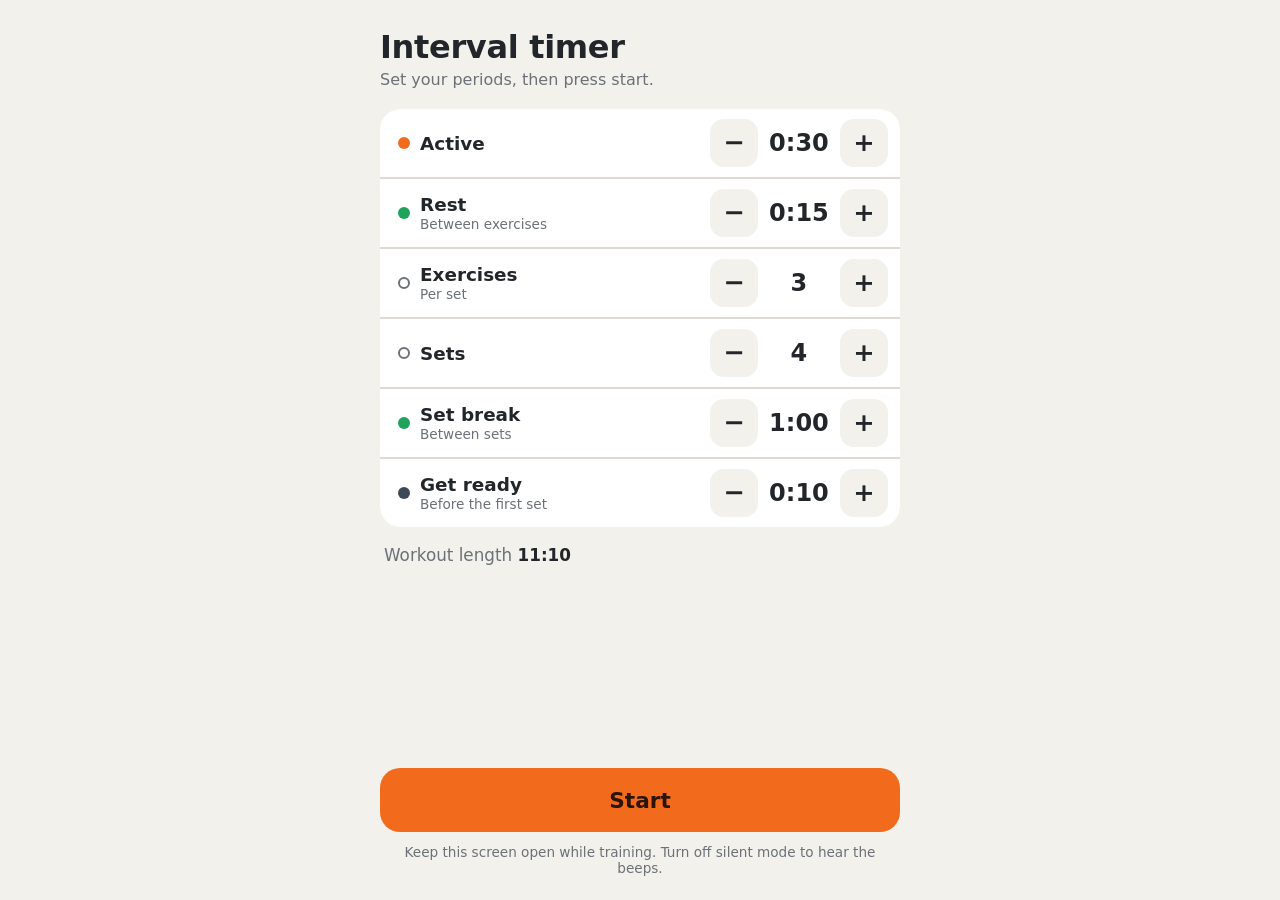
<file: games/intervaltimer/index.html>
<!DOCTYPE html>
<html lang="en">
<head>
<meta charset="utf-8">
<meta name="viewport" content="width=device-width, initial-scale=1, viewport-fit=cover">
<meta name="apple-mobile-web-app-capable" content="yes">
<meta name="mobile-web-app-capable" content="yes">
<meta name="theme-color" content="#f3f1ec">
<link rel="manifest" href="manifest.webmanifest">
<link rel="apple-touch-icon" href="icon-180.png">
<meta name="apple-mobile-web-app-title" content="Intervals">
<meta name="apple-mobile-web-app-status-bar-style" content="black-translucent">
<title>Interval Timer</title>
<style>
:root{
  --bg:#f3f1ec; --surface:#ffffff; --fg:#22262a; --muted:#6b7177; --line:#dedad2;
  --active:#f26b1d; --active-ink:#2a1405;
  --rest:#1fa35c; --rest-ink:#04200e;
  --prep:#3d4a56; --prep-ink:#f2f4f6;
  box-sizing:border-box;
  padding-top:env(safe-area-inset-top,0px);
  padding-bottom:env(safe-area-inset-bottom,0px);
}
@media (prefers-color-scheme: dark){
  :root:not([data-theme="light"]){
    color-scheme:dark;
    --bg:#1b1f23; --surface:#262b30; --fg:#eef0f2; --muted:#9aa1a8; --line:#353b41;
  }
}
:root[data-theme="dark"]{
  color-scheme:dark;
  --bg:#1b1f23; --surface:#262b30; --fg:#eef0f2; --muted:#9aa1a8; --line:#353b41;
}
*,*::before,*::after{box-sizing:inherit}
html{height:100%;scroll-padding-top:env(safe-area-inset-top,0px)}
body{
  margin:0;height:100%;background:var(--bg);color:var(--fg);
  font-family:ui-rounded,"SF Pro Rounded","Nunito","Segoe UI",system-ui,-apple-system,sans-serif;
  font-variant-numeric:tabular-nums;
  -webkit-tap-highlight-color:transparent;
  -webkit-user-select:none;user-select:none;
  transition:background-color .35s ease,color .35s ease;
}
button{font:inherit;color:inherit;touch-action:manipulation;cursor:pointer}
button:focus-visible{outline:3px solid currentColor;outline-offset:3px}
.screen{display:none;height:100%;flex-direction:column;max-width:560px;margin:0 auto;padding:20px 20px 24px}
.screen.on{display:flex}

/* ---------- Setup ---------- */
.setup h1{font-size:2rem;font-weight:800;margin:8px 0 4px;letter-spacing:-.01em}
.setup .sub{color:var(--muted);margin:0 0 20px;font-size:1rem}
.rows{display:flex;flex-direction:column;gap:2px;background:var(--line);border-radius:20px;overflow:hidden}
.row{display:flex;align-items:center;justify-content:space-between;gap:12px;background:var(--surface);padding:10px 12px 10px 18px}
.row .name{display:flex;align-items:center;gap:10px;font-size:1.15rem;font-weight:650}
.dot{width:12px;height:12px;border-radius:50%;flex:none}
.hint{display:block;font-size:.85rem;font-weight:500;color:var(--muted);margin-top:1px}
.setup{height:auto;min-height:100%}
#setLabel small{display:block;font-size:.85rem;font-weight:600;opacity:.8}
.stepper{display:flex;align-items:center;gap:6px}
.stepper button{width:48px;height:48px;border-radius:14px;border:0;background:var(--bg);font-size:1.6rem;font-weight:700;line-height:1}
.stepper button:active{transform:scale(.94)}
.stepper .val{min-width:4.2ch;text-align:center;font-size:1.5rem;font-weight:750}
.summary{margin:18px 4px 0;color:var(--muted);font-size:1.05rem}
.summary b{color:var(--fg);font-weight:750}
.spacer{flex:1;min-height:20px}
.big{width:100%;height:64px;border:0;border-radius:20px;font-size:1.35rem;font-weight:800}
.go{background:var(--active);color:var(--active-ink)}
.note{color:var(--muted);font-size:.85rem;text-align:center;margin:12px 0 0}

/* ---------- Run ---------- */
body[data-phase="active"]{background:var(--active);color:var(--active-ink)}
body[data-phase="rest"]{background:var(--rest);color:var(--rest-ink)}
body[data-phase="prep"]{background:var(--prep);color:var(--prep-ink)}
.run .top{display:flex;justify-content:space-between;align-items:baseline;gap:12px;font-size:1.1rem;font-weight:700}
.run .top .total{text-align:right;opacity:.85}
.run .top .total small{display:block;font-size:.85rem;font-weight:600;opacity:.8}
.run .middle{flex:1;display:flex;flex-direction:column;justify-content:center;align-items:center;text-align:center;min-height:0}
.phase-name{font-size:clamp(1.8rem,9vw,3rem);font-weight:800;margin:0;letter-spacing:-.01em}
.clock{font-size:clamp(6rem,34vw,15rem);font-weight:800;line-height:.95;letter-spacing:-.04em;margin:6px 0 18px}
.bar{width:100%;height:12px;border-radius:6px;background:rgba(0,0,0,.18);overflow:hidden}
body[data-phase="prep"] .bar{background:rgba(255,255,255,.18)}
.bar i{display:block;height:100%;width:0;background:currentColor;border-radius:6px;transition:width .1s linear}
.next{margin-top:16px;font-size:1.15rem;font-weight:650;opacity:.85}
.controls{display:flex;gap:12px}
.controls button{flex:1;height:64px;border-radius:20px;font-size:1.25rem;font-weight:800;border:3px solid currentColor;background:transparent}
.controls .primary{background:currentColor}
.controls .primary span{color:var(--paint)}
body[data-phase="active"]{--paint:var(--active)}
body[data-phase="rest"]{--paint:var(--rest)}
body[data-phase="prep"]{--paint:var(--prep)}
.paused .clock,.paused .phase-name{opacity:.55}

/* ---------- Done ---------- */
.done .middle{flex:1;display:flex;flex-direction:column;justify-content:center;text-align:center}
.done h2{font-size:2.4rem;font-weight:800;margin:0 0 8px}
.done p{color:var(--muted);font-size:1.15rem;margin:0}
.done .btns{display:flex;flex-direction:column;gap:12px}
.ghost{background:transparent;border:3px solid var(--line)}

@media (prefers-reduced-motion: reduce){body,.bar i{transition:none}}
</style>
</head>
<body>

<section class="screen setup on" id="setup">
  <h1>Interval timer</h1>
  <p class="sub">Set your periods, then press start.</p>
  <div class="rows" id="rows"></div>
  <p class="summary">Workout length <b id="sumTotal">0:00</b></p>
  <div class="spacer"></div>
  <button class="big go" id="startBtn">Start</button>
  <p class="note">Keep this screen open while training. Turn off silent mode to hear the beeps.</p>
</section>

<section class="screen run" id="run" aria-live="off">
  <div class="top">
    <div id="setLabel">Set 1 of 8</div>
    <div class="total"><span id="elapsed">0:00</span><small>of <span id="totalLen">0:00</span></small></div>
  </div>
  <div class="middle">
    <p class="phase-name" id="phaseName">Get ready</p>
    <div class="clock" id="clock">0:10</div>
    <div class="bar"><i id="bar"></i></div>
    <div class="next" id="next"></div>
  </div>
  <div class="controls">
    <button id="stopBtn">Stop</button>
    <button class="primary" id="pauseBtn"><span id="pauseTxt">Pause</span></button>
  </div>
</section>

<section class="screen done" id="done">
  <div class="middle">
    <h2>Workout complete</h2>
    <p id="doneTxt"></p>
  </div>
  <div class="btns">
    <button class="big go" id="againBtn">Start again</button>
    <button class="big ghost" id="editBtn">Change settings</button>
  </div>
</section>

<script>
(function(){
  // ---------- Settings ----------
  var S = {active:30, rest:15, exercises:3, sets:4, setBreak:60, prep:10};
  try{ var saved = JSON.parse(localStorage.getItem('interval-timer-settings')||'null');
       if(saved) for(var k in S) if(typeof saved[k]==='number') S[k]=saved[k]; }catch(e){}
  function save(){ try{ localStorage.setItem('interval-timer-settings', JSON.stringify(S)); }catch(e){} }

  var FIELDS = [
    {key:'active',    name:'Active',    hint:null,                    color:'var(--active)', min:5, max:3600, step:5, time:true},
    {key:'rest',      name:'Rest',      hint:'Between exercises',     color:'var(--rest)',   min:0, max:3600, step:5, time:true},
    {key:'exercises', name:'Exercises', hint:'Per set',               color:null,            min:1, max:50,   step:1, time:false},
    {key:'sets',      name:'Sets',      hint:null,                    color:null,            min:1, max:99,   step:1, time:false},
    {key:'setBreak',  name:'Set break', hint:'Between sets',          color:'var(--rest)',   min:0, max:3600, step:5, time:true},
    {key:'prep',      name:'Get ready', hint:'Before the first set',  color:'var(--prep)',   min:0, max:120,  step:5, time:true}
  ];

  function fmt(sec){ sec=Math.max(0,Math.round(sec)); var m=Math.floor(sec/60), s=sec%60; return m+':'+(s<10?'0':'')+s; }
  function totalLen(){ return S.prep + S.sets*S.exercises*S.active + S.sets*(S.exercises-1)*S.rest + (S.sets-1)*S.setBreak; }

  var rows = document.getElementById('rows');
  FIELDS.forEach(function(f){
    var row = document.createElement('div'); row.className='row';
    row.innerHTML =
      '<div class="name">'+(f.color?'<span class="dot" style="background:'+f.color+'"></span>':'<span class="dot" style="border:2px solid var(--muted)"></span>')+'<span>'+f.name+(f.hint?'<small class="hint">'+f.hint+'</small>':'')+'</span></div>'+
      '<div class="stepper"><button aria-label="Decrease '+f.name+'">−</button><span class="val" aria-live="polite"></span><button aria-label="Increase '+f.name+'">+</button></div>';
    rows.appendChild(row);
    var btns=row.querySelectorAll('button'), val=row.querySelector('.val');
    f.render=function(){ val.textContent = f.time? fmt(S[f.key]) : S[f.key]; };
    function change(dir){
      var step = f.time && S[f.key]>=120 ? 15 : f.step;
      S[f.key]=Math.min(f.max,Math.max(f.min,S[f.key]+dir*step));
      f.render(); updateSummary(); save();
    }
    [[btns[0],-1],[btns[1],1]].forEach(function(p){
      var b=p[0], dir=p[1], t1=null, t2=null;
      function stop(){ clearTimeout(t1); clearInterval(t2); t1=t2=null; }
      b.addEventListener('pointerdown',function(e){ e.preventDefault(); change(dir); stop();
        t1=setTimeout(function(){ t2=setInterval(function(){change(dir);},90); },420); });
      ['pointerup','pointerleave','pointercancel'].forEach(function(ev){ b.addEventListener(ev,stop); });
      b.addEventListener('click',function(e){ if(e.detail===0) change(dir); }); // keyboard
    });
    f.render();
  });
  function updateSummary(){ document.getElementById('sumTotal').textContent=fmt(totalLen()); }
  updateSummary();

  // ---------- Audio (generated, no files needed) ----------
  var ctx=null;
  var master=null;
  function unlockAudio(){
    try{
      // iOS 17+: treat as media playback so sounds aren't silenced by the ring/silent switch
      if(navigator.audioSession) navigator.audioSession.type='playback';
      if(!ctx){
        var AC=window.AudioContext||window.webkitAudioContext; ctx=new AC();
        var comp=ctx.createDynamicsCompressor();
        comp.threshold.value=-18; comp.knee.value=12; comp.ratio.value=4; comp.attack.value=0.003; comp.release.value=0.15;
        master=ctx.createGain(); master.gain.value=1.4;
        master.connect(comp); comp.connect(ctx.destination);
      }
      var b=ctx.createBuffer(1,1,22050), s=ctx.createBufferSource(); s.buffer=b; s.connect(ctx.destination); s.start(0);
      return ctx.state!=='running' ? ctx.resume() : Promise.resolve();
    }catch(e){ return Promise.resolve(); }
  }
  // one soft, plucked voice: quick attack, smooth exponential decay, optional pitch glide
  function voice(o){
    if(!ctx) return;
    var t=ctx.currentTime+0.02+(o.at||0), osc=ctx.createOscillator(), g=ctx.createGain(), v=o.vol||0.25;
    osc.type=o.type||'sine';
    osc.frequency.setValueAtTime(o.f,t);
    if(o.f2) osc.frequency.exponentialRampToValueAtTime(o.f2,t+(o.glide||o.dur*0.5));
    g.gain.setValueAtTime(0.0001,t);
    g.gain.exponentialRampToValueAtTime(v,t+(o.atk||0.006));
    if(o.hold) g.gain.setValueAtTime(v,t+Math.max(0.012,o.dur-0.04)); // hold at full level, then a quick fade (crisp, loud)
    g.gain.exponentialRampToValueAtTime(0.0001,t+o.dur);
    osc.connect(g); g.connect(master); osc.start(t); osc.stop(t+o.dur+0.05);
  }
  function bell(f,at,dur,vol){ // sine body + faint octave shimmer
    voice({f:f,at:at,dur:dur,vol:vol});
    voice({f:f*2,at:at,dur:dur*0.5,vol:vol*0.18});
  }
  // crisp note = held square (bite, carries outdoors) + held sine/triangle (body, keeps it musical)
  function crisp(f,at,dur,vol,f2){
    voice({f:f,f2:f2,glide:0.03,at:at,dur:dur,vol:vol*0.55,type:'square',hold:1,atk:0.003});
    voice({f:f,f2:f2,glide:0.03,at:at,dur:dur,vol:vol,type:'triangle',hold:1,atk:0.003});
  }
  var SND = {
    // rest + get ready, last 5 s: one clean note per second that climbs in pitch (5 to 1), building into the start
    count: function(sec){ var f={5:1047,4:1175,3:1319,2:1568,1:1760}[sec]||1047; crisp(f,0,0.14,0.28); },
    // active, last 5 s: single sharp high hit with an upward flick
    countActive: function(){ crisp(1760,0,0.17,0.32,2349); },
    // active starts: simple double beep on one high note, second slightly longer
    go: function(){ crisp(2093,0,0.09,0.3); crisp(2093,0.14,0.22,0.3); },
    // active ends: two clean separate notes rising a fourth (E6 to A6), second one rings out
    end: function(){ crisp(1319,0,0.11,0.28); voice({f:1760,at:0.13,dur:0.5,vol:0.3,type:'triangle',atk:0.003}); voice({f:1760,at:0.13,dur:0.3,vol:0.12,type:'square',atk:0.003}); },
    // workout complete: warm, smooth major-chord bloom (pure sine, no buzz) with a soft bell on top
    finish: function(){
      var t=1.0;
      voice({f:523, at:t,dur:2.8,vol:0.2, atk:0.12});
      voice({f:659, at:t,dur:2.6,vol:0.16,atk:0.14});
      voice({f:784, at:t,dur:2.6,vol:0.16,atk:0.16});
      voice({f:1047,at:t,dur:2.4,vol:0.14,atk:0.18});
      bell(2093,t+0.2,1.8,0.16);
    }
  };

  // ---------- Screen wake lock ----------
  var lock=null;
  function keepAwake(){ try{ if('wakeLock' in navigator) navigator.wakeLock.request('screen').then(function(l){lock=l;}).catch(function(){}); }catch(e){} }
  function releaseAwake(){ try{ if(lock){ lock.release(); lock=null; } }catch(e){} }

  // ---------- Runner ----------
  var R=null, timer=null;
  var $=function(id){return document.getElementById(id);};
  var themeMeta=document.querySelector('meta[name="theme-color"]');

  function build(){
    var p=[], at=0;
    function add(o){ o.start=at; at+=o.d*1000; p.push(o); }
    if(S.prep>0) add({t:'prep',d:S.prep,set:1,ex:1});
    for(var s=1;s<=S.sets;s++){
      for(var x=1;x<=S.exercises;x++){
        add({t:'active',d:S.active,set:s,ex:x});
        if(x<S.exercises && S.rest>0) add({t:'rest',d:S.rest,set:s,ex:x});
      }
      if(s<S.sets && S.setBreak>0) add({t:'rest',kind:'break',d:S.setBreak,set:s,ex:S.exercises});
    }
    return {phases:p,total:at};
  }
  function now(){ return performance.now(); }
  function elapsed(){ return (R.pausedAt!==null?R.pausedAt:now()) - R.startedAt - R.pausedTotal; }

  function show(id){ ['setup','run','done'].forEach(function(s){ $(s).classList.toggle('on',s===id); }); }
  function setPhaseColor(t){
    document.body.style.removeProperty('background-color');
    document.body.style.removeProperty('--paint');
    if(t) document.body.setAttribute('data-phase',t); else document.body.removeAttribute('data-phase');
    var c = t ? getComputedStyle(document.documentElement).getPropertyValue('--'+t).trim()
              : getComputedStyle(document.documentElement).getPropertyValue('--bg').trim();
    if(themeMeta) themeMeta.setAttribute('content',c);
  }

  function start(){
    var audioReady=unlockAudio(); keepAwake();
    var b=build();
    R={phases:b.phases,total:b.total,startedAt:now(),pausedTotal:0,pausedAt:null,idx:-1,beeped:{}};
    $('totalLen').textContent=fmt(R.total/1000);
    $('run').classList.remove('paused'); $('pauseTxt').textContent='Pause';
    show('run'); tick();
    // start the clock once audio is actually running, so the get-ready countdown is heard
    clearInterval(timer); timer=null;
    var go=false, begin=function(){ if(go) return; go=true; R.startedAt=now(); R.beeped={}; timer=setInterval(tick,100); tick(); };
    audioReady.then(begin,begin); setTimeout(begin,600);
  }

  function tick(){
    var e=elapsed();
    if(e>=R.total){ finish(); return; }
    var i=R.phases.length-1;
    while(i>0 && R.phases[i].start>e) i--;
    var ph=R.phases[i];

    if(i!==R.idx){
      var prev=R.idx>=0?R.phases[R.idx]:null;
      if(prev && prev.t==='active') SND.end();
      if(ph.t==='active') (prev && prev.t==='active') ? setTimeout(SND.go,800) : SND.go();
      R.idx=i; setPhaseColor(ph.t);
      $('phaseName').textContent = ph.t==='active'?'Active':ph.kind==='break'?'Set break':ph.t==='rest'?'Rest':'Get ready';
      var nx=R.phases[i+1];
      $('next').textContent = nx ? 'Next: '+(nx.t==='active'?'active':nx.kind==='break'?'set break':'rest')+' '+fmt(nx.d) : 'Last one';
      var sub = ph.kind==='break' ? 'Set complete' : ph.t==='rest' ? 'Exercise '+ph.ex+' of '+S.exercises+' done' : 'Exercise '+ph.ex+' of '+S.exercises;
      $('setLabel').innerHTML = 'Set '+ph.set+' of '+S.sets+'<small>'+sub+'</small>';
    }

    var remain=ph.start+ph.d*1000-e, sec=Math.ceil(remain/1000);
    $('clock').textContent=fmt(sec);
    $('bar').style.width=(100*(1-remain/(ph.d*1000)))+'%';

    // active: fade orange to red from 15 s to 10 s left, red for the last 10 s
    if(ph.t==='active'){
      var f=Math.min(1,Math.max(0,(15000-remain)/5000));
      var col='rgb('+Math.round(242+(217-242)*f)+','+Math.round(107+(38-107)*f)+','+Math.round(29+(28-29)*f)+')';
      document.body.style.backgroundColor=col;
      document.body.style.setProperty('--paint',col);
      if(themeMeta) themeMeta.setAttribute('content',col);
    }
    $('elapsed').textContent=fmt(Math.floor(e/1000));

    // last 5 seconds: high beep before active, low beep at the end of active
    var nextPh=R.phases[i+1];
    if(sec>=1 && sec<=5 && R.pausedAt===null){
      var key=i+'-'+sec;
      if(ph.t==='active'){ if(!R.beeped[key]){ R.beeped[key]=1; SND.countActive(); } }
      else if(ph.t==='prep' || (nextPh && nextPh.t==='active')){ if(!R.beeped[key]){ R.beeped[key]=1; SND.count(sec); } }
    }
  }

  function finish(){
    clearInterval(timer); timer=null;
    var last=R.phases[R.phases.length-1];
    if(last && last.t==='active'){ SND.end(); SND.finish(); }
    releaseAwake(); setPhaseColor(null);
    $('doneTxt').textContent=S.sets+(S.sets===1?' set':' sets')+' of '+S.exercises+(S.exercises===1?' exercise':' exercises')+' in '+fmt(R.total/1000);
    show('done');
  }

  function togglePause(){
    unlockAudio();
    if(R.pausedAt===null){ R.pausedAt=now(); $('pauseTxt').textContent='Resume'; $('run').classList.add('paused'); releaseAwake(); }
    else { R.pausedTotal+=now()-R.pausedAt; R.pausedAt=null; $('pauseTxt').textContent='Pause'; $('run').classList.remove('paused'); keepAwake(); }
    tick();
  }

  var stopArmed=null;
  function resetStopBtn(){ clearTimeout(stopArmed); stopArmed=null; $('stopBtn').textContent='Stop'; }
  function stopRun(){
    // first tap arms, second tap within 3 s stops (browser confirm dialogs are blocked here)
    if(!stopArmed){
      $('stopBtn').textContent='Tap to stop';
      stopArmed=setTimeout(resetStopBtn,3000);
      return;
    }
    resetStopBtn();
    clearInterval(timer); timer=null; releaseAwake(); setPhaseColor(null); show('setup');
  }

  $('startBtn').addEventListener('click',start);
  $('againBtn').addEventListener('click',start);
  $('editBtn').addEventListener('click',function(){ show('setup'); });
  $('pauseBtn').addEventListener('click',togglePause);
  $('stopBtn').addEventListener('click',stopRun);

  document.addEventListener('visibilitychange',function(){
    if(document.visibilityState==='visible' && R && timer){
      if(ctx && ctx.state!=='running') ctx.resume();
      if(R.pausedAt===null) keepAwake();
      tick();
    }
  });
})();
</script>
<script>
if('serviceWorker' in navigator){ window.addEventListener('load',function(){ navigator.serviceWorker.register('sw.js').catch(function(){}); }); }
</script>
</body>
</html>
</file>
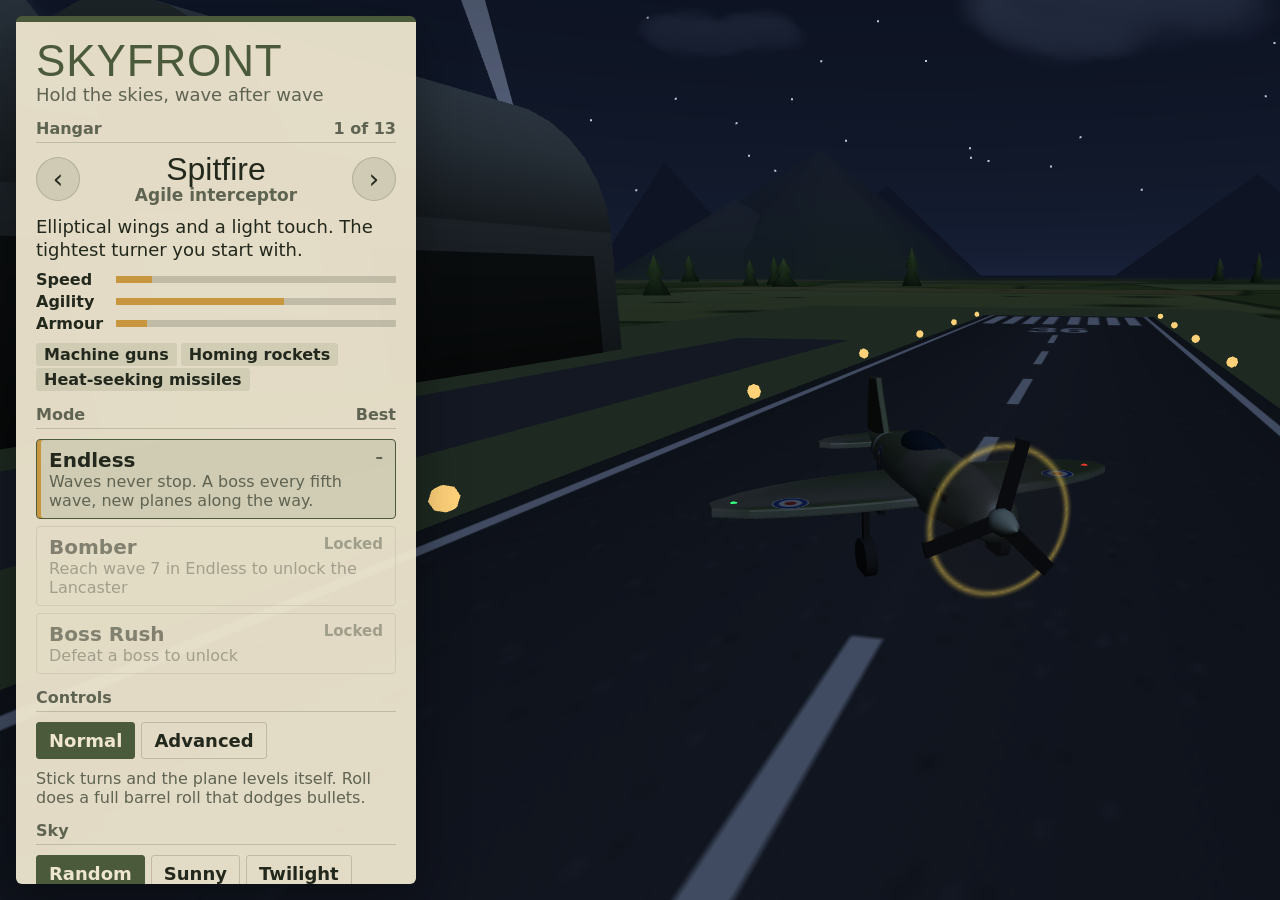
<file: games/skyfront/index.html>
<!DOCTYPE html>
<html lang="en">
<head>
<meta charset="utf-8">
<meta name="viewport" content="width=device-width, initial-scale=1, maximum-scale=1, user-scalable=no, viewport-fit=cover">
<meta name="apple-mobile-web-app-capable" content="yes">
<meta name="mobile-web-app-capable" content="yes">
<meta name="apple-mobile-web-app-status-bar-style" content="black-translucent">
<meta name="apple-mobile-web-app-title" content="Skyfront">
<meta name="theme-color" content="#2b3521">
<link rel="manifest" href="manifest.webmanifest">
<link rel="apple-touch-icon" href="icons/apple-touch-icon.png">
<link rel="icon" type="image/png" sizes="32x32" href="icons/favicon-32.png">
<title>Skyfront</title>
<style>
:root{
  --paper:#efe6cf; --ink:#23281d; --muted:#5f6452; --olive:#4b5a3a; --brass:#c8963e; --alarm:#d6452f;
  --panel:rgba(239,230,207,.95); --line:rgba(35,40,29,.18); --chip:rgba(75,90,58,.12); --btn-fg:#1d1a10; --bg:#9fc7e8;
  --font:"Barlow Condensed","Arial Narrow","Roboto Condensed",system-ui,-apple-system,sans-serif;
  --stencil:"Saira Stencil One","Barlow Condensed","Arial Narrow",Impact,sans-serif;
  --sl:env(safe-area-inset-left,0px); --sr:env(safe-area-inset-right,0px); --st:env(safe-area-inset-top,0px); --sb:env(safe-area-inset-bottom,0px);
  box-sizing:border-box; padding-top:env(safe-area-inset-top,0px); padding-bottom:env(safe-area-inset-bottom,0px);
}
@media (prefers-color-scheme:dark){
  :root:not([data-theme="light"]){--panel:rgba(30,36,24,.94);--ink:#efe6cf;--muted:#a9ad98;--line:rgba(239,230,207,.16);--chip:rgba(239,230,207,.08);--bg:#121710;color-scheme:dark}
}
:root[data-theme="dark"]{--panel:rgba(30,36,24,.94);--ink:#efe6cf;--muted:#a9ad98;--line:rgba(239,230,207,.16);--chip:rgba(239,230,207,.08);--bg:#121710;color-scheme:dark}
html{scroll-padding-top:env(safe-area-inset-top,0px);height:100%}
*{box-sizing:border-box}
html,body{height:100%;margin:0;overflow:hidden;background:var(--bg);color:var(--ink);font-family:var(--font);
  -webkit-user-select:none;user-select:none;-webkit-touch-callout:none;touch-action:none;overscroll-behavior:none;-webkit-tap-highlight-color:transparent}
button{font-family:var(--font);cursor:pointer}
button:focus-visible{outline:3px solid var(--brass);outline-offset:2px}
.hidden{display:none!important}
#c,#ov{position:fixed;top:0;left:0;width:100vw;height:100vh;height:100dvh;display:block;touch-action:none}
#hud,#hud *{touch-action:none}
html,body{background:#0e1319}
#ov{pointer-events:none}
#flash{position:fixed;inset:0;pointer-events:none;opacity:0;background:radial-gradient(ellipse at center,rgba(214,69,47,0) 45%,rgba(214,69,47,.65) 100%)}

/* cinematic */
.bar{position:fixed;left:0;right:0;height:11vh;background:#000;transition:transform .6s ease;pointer-events:none;z-index:5}
.bar.top{top:0;transform:translateY(-100%)} .bar.bot{bottom:0;transform:translateY(100%)}
.cine .bar{transform:none}
#tk{position:fixed;inset:0;z-index:6;pointer-events:none}
#tkTitle{position:absolute;left:0;right:0;bottom:calc(var(--sb) + 2.6vh);text-align:center;color:var(--paper);font-weight:600;font-size:clamp(15px,2.6vw,22px);letter-spacing:.04em}
#tkTitle b{font-family:var(--stencil);font-weight:400;font-size:1.35em;letter-spacing:.06em;margin-right:.4em;color:var(--brass)}
#skipBtn{pointer-events:auto;position:absolute;right:calc(var(--sr) + 16px);top:calc(11vh + 12px);background:rgba(0,0,0,.5);color:var(--paper);border:1px solid rgba(239,230,207,.4);border-radius:20px;padding:6px 14px;font-size:15px;font-weight:600}

/* HUD */
#hud{position:fixed;inset:0;pointer-events:none;color:#fff;text-shadow:0 1px 2px rgba(0,0,0,.65);z-index:3}
#hudTL{position:absolute;left:calc(var(--sl) + 14px);top:calc(var(--st) + 10px);font-weight:700;font-size:15px;line-height:1.2}
.hpbar{width:160px;height:10px;background:rgba(0,0,0,.45);border-radius:2px;overflow:hidden;margin-bottom:6px;border:1px solid rgba(255,255,255,.4)}
#hpFill{height:100%;width:100%;background:#9fd16a;transition:width .15s}
#waveLbl{font-family:var(--stencil);font-weight:400;font-size:20px;letter-spacing:.05em}
#scoreLbl{font-size:17px}
#leftLbl{font-size:14px;font-weight:600;opacity:.9}
#bossBar{position:absolute;top:calc(var(--st) + 12px);left:50%;transform:translateX(-50%);width:min(40vw,360px);text-align:center;font-size:14px;font-weight:700;letter-spacing:.08em}
.bbar{height:9px;background:rgba(0,0,0,.5);border-radius:2px;overflow:hidden;margin-top:3px;border:1px solid rgba(255,255,255,.4)}
#bossFill{height:100%;width:100%;background:var(--alarm);transition:width .15s}
#banner{position:absolute;top:24%;left:0;right:0;text-align:center;font-family:var(--stencil);font-size:clamp(30px,7vw,64px);letter-spacing:.05em;opacity:0;transition:opacity .35s}
#banner small{display:block;font-family:var(--font);font-size:clamp(15px,2.4vw,22px);font-weight:600;letter-spacing:.03em;margin-top:2px}
#warn{position:absolute;top:42%;left:0;right:0;text-align:center;color:#ff6a52;font-weight:800;font-size:22px;letter-spacing:.12em}
#viewBtn{pointer-events:auto;position:absolute;top:calc(var(--st) + 12px);right:calc(var(--sr) + 186px);height:40px;padding:0 14px;border-radius:20px;background:rgba(0,0,0,.4);border:1px solid rgba(255,255,255,.45);color:#fff;font-weight:700;font-size:15px}
#pauseBtn{pointer-events:auto;position:absolute;top:calc(var(--st) + 12px);right:calc(var(--sr) + 138px);width:40px;height:40px;border-radius:50%;background:rgba(0,0,0,.4);border:1px solid rgba(255,255,255,.45);color:#fff;font-size:14px}
#joyBase{position:absolute;width:124px;height:124px;margin:-62px 0 0 -62px;border-radius:50%;border:2px solid rgba(255,255,255,.5);background:rgba(0,0,0,.16);opacity:0;transition:opacity .12s}
#joyBase.on{opacity:1}
#joyKnob{position:absolute;left:50%;top:50%;width:54px;height:54px;margin:-27px 0 0 -27px;border-radius:50%;background:rgba(239,230,207,.75);box-shadow:0 2px 6px rgba(0,0,0,.35)}
#joyHint{position:absolute;left:calc(var(--sl) + 34px);bottom:calc(var(--sb) + 40px);width:120px;height:120px;border-radius:50%;border:2px dashed rgba(255,255,255,.55);display:flex;align-items:center;justify-content:center;text-align:center;font-weight:600;font-size:16px;line-height:1.1}
#fireBtn{pointer-events:auto;position:absolute;right:calc(var(--sr) + 22px);bottom:calc(var(--sb) + 22px);width:104px;height:104px;border-radius:50%;background:rgba(214,69,47,.55);border:2px solid rgba(255,255,255,.75);color:#fff;font-weight:800;font-size:22px;letter-spacing:.08em;touch-action:none}
#rollBtn{pointer-events:auto;position:absolute;right:calc(var(--sr) + 42px);bottom:calc(var(--sb) + 142px);width:64px;height:64px;border-radius:50%;background:rgba(0,0,0,.42);border:2px solid rgba(255,255,255,.6);color:#fff;font-weight:800;font-size:15px;letter-spacing:.06em;touch-action:none}
#rollBtn:active{background:rgba(255,210,74,.55)}
#fireBtn.on{background:rgba(255,96,64,.9);transform:scale(.96)}
#wpnBtn{pointer-events:auto;position:absolute;right:calc(var(--sr) + 138px);bottom:calc(var(--sb) + 34px);min-width:92px;height:58px;padding:0 12px;border-radius:10px;background:rgba(0,0,0,.42);border:1px solid rgba(255,255,255,.5);color:#fff;font-weight:700;font-size:17px;line-height:1.05;touch-action:none}
#wpnBtn small{display:block;font-size:13px;font-weight:600;opacity:.85}
#rot{display:none;position:absolute;left:0;right:0;bottom:calc(var(--sb) + 150px);text-align:center;font-size:15px;font-weight:600;opacity:.9}
@media (orientation:portrait){#rot{display:block}}

/* panels */
.panel{position:fixed;z-index:8;background:var(--panel);color:var(--ink);border-radius:6px;padding:18px 20px 20px;box-shadow:0 14px 50px rgba(0,0,0,.35);
  overflow-y:auto;-webkit-overflow-scrolling:touch;touch-action:pan-y;border-top:6px solid var(--olive)}
.center{left:50%;top:50%;transform:translate(-50%,-50%);width:min(430px,calc(100vw - 32px));max-height:calc(100% - 32px - var(--st) - var(--sb))}
#menu{left:calc(var(--sl) + 16px);top:calc(var(--st) + 16px);bottom:calc(var(--sb) + 16px);width:min(400px,50vw)}
@media (orientation:portrait){#menu{left:12px;right:12px;width:auto;top:40%;bottom:calc(var(--sb) + 12px)}}
.brand{font-family:var(--stencil);font-size:44px;line-height:.95;color:var(--olive);letter-spacing:.02em}
@media (prefers-color-scheme:dark){:root:not([data-theme="light"]) .brand{color:var(--brass)}}
:root[data-theme="dark"] .brand{color:var(--brass)}
.tag{color:var(--muted);font-size:18px;font-weight:500;margin:2px 0 14px}
.sect{display:flex;justify-content:space-between;align-items:baseline;font-weight:700;font-size:16px;color:var(--muted);border-bottom:1px solid var(--line);padding-bottom:4px;margin:14px 0 10px}
.hangar{display:flex;align-items:center;gap:10px}
.nav{width:44px;height:44px;border-radius:50%;border:1px solid var(--line);background:var(--chip);color:var(--ink);font-size:26px;line-height:1;flex:none}
.pinfo{flex:1;text-align:center}
.pname{font-family:var(--stencil);font-size:32px;line-height:1}
.prole{color:var(--muted);font-size:17px;font-weight:600}
.pdesc{font-size:18px;line-height:1.3;margin:10px 0 8px;font-weight:500}
.pdesc.locked{color:var(--alarm);font-weight:600}
.stat{display:grid;grid-template-columns:72px 1fr;align-items:center;gap:8px;font-size:16px;font-weight:600;margin:3px 0}
.stat i{display:block;height:7px;background:var(--line);border-radius:1px;overflow:hidden}
.stat i b{display:block;height:100%;background:var(--brass)}
.weap{font-size:16px;font-weight:600;color:var(--muted);margin-top:8px}
.weap span{display:inline-block;background:var(--chip);border-radius:3px;padding:2px 8px;margin:2px 4px 0 0;color:var(--ink)}
.mode{display:block;width:100%;text-align:left;border:1px solid var(--line);background:transparent;color:var(--ink);border-radius:4px;padding:8px 12px;margin-bottom:7px}
.mode .mn{display:flex;justify-content:space-between;font-weight:700;font-size:20px}
.mode .mn em{font-style:normal;font-size:15px;color:var(--muted);font-weight:600}
.mode .md{font-size:16px;color:var(--muted);font-weight:500}
.mode.sel{border-color:var(--olive);box-shadow:inset 4px 0 0 var(--brass);background:var(--chip)}
.mode:disabled{opacity:.5;cursor:not-allowed}
.tog{display:flex;align-items:center;gap:10px;font-size:17px;font-weight:600;margin:10px 0 12px}
#bakCode{width:100%;font:13px/1.35 ui-monospace,Menlo,monospace;padding:8px;border-radius:4px;border:1px solid var(--line);background:var(--chip);color:var(--ink);-webkit-user-select:text;user-select:text;resize:none;margin:4px 0 6px}
.tog input{width:20px;height:20px;accent-color:var(--olive)}
.big{display:block;width:100%;border:0;border-radius:4px;background:var(--brass);color:var(--btn-fg);font-weight:800;font-size:24px;letter-spacing:.03em;padding:12px;margin-top:6px}
.big:disabled{opacity:.45;cursor:not-allowed}
.ghost{display:block;width:100%;border:1px solid var(--line);border-radius:4px;background:transparent;color:var(--ink);font-weight:700;font-size:20px;padding:10px;margin-top:8px}
.help{font-size:15px;color:var(--muted);font-weight:500;margin:12px 0 0;line-height:1.3}
.ptitle{font-family:var(--stencil);font-size:38px;line-height:1;margin:0 0 6px}
.unlock{background:var(--olive);color:var(--paper);border-radius:4px;padding:10px 12px;margin:10px 0;font-size:18px;font-weight:600}
.unlock b{font-family:var(--stencil);font-weight:400;font-size:22px;color:var(--brass);display:block}
.row{display:flex;justify-content:space-between;font-size:19px;font-weight:600;padding:4px 0;border-bottom:1px solid var(--line)}
.note{font-size:16px;color:var(--muted);font-weight:500;margin:10px 0 4px}
.chips{display:flex;flex-wrap:wrap;gap:6px;margin:6px 0 4px}
.chip{border:1px solid var(--line);background:transparent;color:var(--ink);border-radius:3px;padding:7px 12px;font-size:18px;font-weight:700;position:relative}
.chip.sel{background:var(--olive);color:var(--paper);border-color:var(--olive)}
.chip sup{color:var(--alarm);font-size:12px;margin-left:4px}
.chip.sel sup{color:var(--brass)}
</style>
</head>
<body>
<canvas id="c"></canvas>
<canvas id="ov"></canvas>
<div id="flash"></div>
<div class="bar top"></div><div class="bar bot"></div>
<div id="tk" class="hidden"><div id="tkTitle"></div><button id="skipBtn">Skip</button></div>

<div id="hud" class="hidden">
  <div id="hudTL"><div class="hpbar"><div id="hpFill"></div></div><div id="waveLbl"></div><div id="scoreLbl"></div><div id="leftLbl"></div></div>
  <div id="bossBar" class="hidden"><span id="bossName">Bomber</span><div class="bbar"><div id="bossFill"></div></div></div>
  <div id="banner"></div>
  <div id="warn"></div>
  <button id="pauseBtn" aria-label="Pause">❚❚</button>
  <button id="viewBtn" aria-label="Switch camera view">Cockpit</button>
  <div id="joyHint">Drag here<br>to fly</div>
  <div id="joyBase"><div id="joyKnob"></div></div>
  <button id="wpnBtn" aria-label="Switch weapon"><span id="wpnName"></span><small id="wpnAmmo"></small></button>
  <button id="fireBtn">FIRE</button>
  <button id="rollBtn" aria-label="Barrel roll">ROLL</button>
  <div id="rot">Turn your phone sideways for a wider view</div>
</div>

<div id="menu" class="panel hidden">
  <div class="brand">SKYFRONT</div>
  <div class="tag">Hold the skies, wave after wave</div>
  <div class="sect"><span>Hangar</span><span id="pIdx"></span></div>
  <div class="hangar">
    <button class="nav" id="prevP" aria-label="Previous plane">‹</button>
    <div class="pinfo"><div class="pname" id="pName"></div><div class="prole" id="pRole"></div></div>
    <button class="nav" id="nextP" aria-label="Next plane">›</button>
  </div>
  <p class="pdesc" id="pDesc"></p>
  <div id="pStats"></div>
  <div class="weap" id="pWeap"></div>
  <div class="sect"><span>Mode</span><span>Best</span></div>
  <div id="modes"></div>
  <div class="sect"><span>Controls</span></div>
  <div class="chips" id="ctrlChips"></div>
  <p class="note" id="ctrlNote"></p>
  <div class="sect"><span>Sky</span></div>
  <div class="chips" id="skyChips"></div>
  <div class="sect"><span>Settings</span></div>
  <label class="tog"><input type="checkbox" id="sfxChk"> Sound effects</label>
  <label class="tog"><input type="checkbox" id="musChk"> Music</label>
  <label class="tog"><input type="checkbox" id="invChk"> Invert pitch (drag down to climb)</label>
  <button id="bakBtn" class="ghost">Back up or restore progress</button>
  <button id="startBtn" class="big">Take off</button>
  <button id="freshBtn" class="ghost hidden">Start from wave 1</button>
  <p class="help">Drag on the left side to steer; hold the stick back to loop. Hold Fire, tap Roll to barrel roll and dodge, tap the weapon button to switch.<br>Keyboard: arrows or WASD, Space to fire, R to roll, Q to switch, Esc to pause.</p>
</div>

<div id="inter" class="panel center hidden">
  <div class="ptitle" id="iTitle"></div>
  <div id="iUnlock"></div>
  <div class="row"><span>Wave bonus</span><b id="iBonus"></b></div>
  <div class="row"><span>Score</span><b id="iScore"></b></div>
  <p class="note" id="iNext"></p>
  <div class="chips" id="iPlanes"></div>
  <button id="iGo" class="big">Take off</button>
</div>

<div id="over" class="panel center hidden">
  <div class="ptitle" id="oTitle"></div>
  <div id="oUnlock"></div>
  <div class="row"><span id="oWaveL">Reached</span><b id="oWave"></b></div>
  <div class="row"><span>Score</span><b id="oScore"></b></div>
  <div class="row"><span>Best</span><b id="oBest"></b></div>
  <p class="note" id="oNote"></p>
  <button id="oRetry" class="big">Fly again</button>
  <button id="oFresh" class="ghost hidden">Start from wave 1</button>
  <button id="oMenu" class="ghost">Back to hangar</button>
</div>

<div id="bak" class="panel center hidden">
  <div class="ptitle">Your progress</div>
  <p class="note">Copy this code and keep it somewhere safe, like Notes. To restore, paste a saved code into the box and tap Restore. Restoring merges with what you already have, so nothing gets lost.</p>
  <textarea id="bakCode" rows="4" spellcheck="false" autocapitalize="off" autocomplete="off"></textarea>
  <button id="bakCopy" class="big">Copy my code</button>
  <button id="bakRestore" class="ghost">Restore from pasted code</button>
  <p class="note" id="bakMsg"></p>
  <button id="bakClose" class="ghost">Close</button>
</div>

<div id="pause" class="panel center hidden">
  <div class="ptitle">Paused</div>
  <label class="tog"><input type="checkbox" id="sfxChk2"> Sound effects</label>
  <label class="tog"><input type="checkbox" id="musChk2"> Music</label>
  <label class="tog"><input type="checkbox" id="advChk2"> Advanced flight (free, no auto-level)</label>
  <button id="pResume" class="big">Resume</button>
  <button id="pQuit" class="ghost">Quit to hangar</button>
</div>

<script src="three.min.js"></script>
<script>
(function(){
'use strict';
const $=id=>document.getElementById(id);
const clamp=(v,a,b)=>v<a?a:v>b?b:v;
const rand=(a,b)=>a+Math.random()*(b-a);
const TAU=Math.PI*2;

/* ---------- save data ---------- */
const KEY='skyfront.save.v1';
const save={unlocked:[0],best:{campaign:0,endless:0,bossrush:0,bomber:0},reach:{endless:1,bomber:1},bossBeaten:false,invert:false,plane:0,bplane:6,mode:'endless',sfx:true,music:true,weather:'random'};
try{const s=JSON.parse(localStorage.getItem(KEY)||'null');if(s&&typeof s==='object'){Object.assign(save,s);save.best=Object.assign({campaign:0,endless:0,bossrush:0,bomber:0},s.best||{});save.reach=Object.assign({endless:1,bomber:1},s.reach||{});}}catch(e){}
if(!Array.isArray(save.unlocked))save.unlocked=[0];
if(save.mode==='campaign')save.mode='endless';
if(save.weather==='dawn')save.weather='random';if(save.weather==='overcast')save.weather='storm';
if(!save.unlocked.includes(0))save.unlocked.push(0);
function persist(){try{localStorage.setItem(KEY,JSON.stringify(save));}catch(e){}}
try{if(navigator.storage&&navigator.storage.persist)navigator.storage.persist();}catch(e){}

/* ---------- data ---------- */
const WEAPONS={
  mg:{id:'mg',name:'MG',full:'Machine guns',rate:.075,dmg:7,speed:290,spread:.012,life:1.5,mat:'mg',scale:[1,1,1],assist:.10},
  cannon:{id:'cannon',name:'Cannon',full:'Autocannon',rate:.32,dmg:38,speed:250,spread:.006,life:1.7,mat:'cannon',scale:[2.2,2.2,1.1],assist:.12},
  rockets:{id:'rockets',name:'Rockets',full:'Homing rockets',rate:.55,dmg:75,speed:110,spread:0,life:4,mat:'rocket',scale:[1.9,1.9,.9],ammo:10,homing:true},
  missile:{id:'missile',name:'Missiles',full:'Heat-seeking missiles',rate:.9,dmg:130,speed:40,spread:0,life:9,mat:'rocket',scale:[1.4,1.4,1.5],ammo:4,seeker:true}
};
const PLANES=[
  {name:'Spitfire',role:'Agile interceptor',desc:'Elliptical wings and a light touch. The tightest turner you start with.',speed:62,turn:2.3,hp:100,cfg:'spitfire',weapons:['mg','rockets','missile']},
  {name:'P-51 Mustang',role:'Long-range escort',desc:'Fast and clean, with six heavy machine guns and rockets.',speed:72,turn:2.15,hp:115,cfg:'p51',weapons:['mg','rockets','missile']},
  {name:'Fw 190',role:'Heavy-hitting fighter',desc:'Rugged radial-engined fighter that hits hard with cannon.',speed:70,turn:2.05,hp:140,cfg:'fw190',weapons:['mg','cannon','missile']},
  {name:'Wildcat',role:'Carrier fighter',desc:'Stubby and nearly indestructible. Takes a beating and keeps flying.',speed:63,turn:2.2,hp:190,cfg:'wildcat',weapons:['mg','cannon','rockets','missile']},
  {name:'Me 262',role:'First jet fighter',desc:'Twin jets, heavy cannon and rocket salvos. Huge speed, wide turns.',speed:90,turn:1.9,hp:150,cfg:'me262',jet:true,weapons:['cannon','rockets','missile']},
  {name:'F-14 Tomcat',role:'Carrier jet',desc:'Swept wings, twin tails and a rotary cannon.',speed:105,turn:2.25,hp:210,cfg:'f14',jet:true,weapons:['mg','cannon','missile'],missileAmmo:8},
  {name:'Lancaster',role:'Heavy bomber',bomber:true,desc:'Four Merlin engines, a huge bomb bay and three gun turrets.',speed:58,turn:1.35,hp:420,cfg:'lancaster',bombs:14,blast:24},
  {name:'F-16 Falcon',role:'Multirole fighter',desc:'Light, quick and twitchy. A dogfighting classic.',speed:112,turn:2.5,hp:220,cfg:'f16',jet:true,weapons:['mg','cannon','missile'],missileAmmo:8},
  {name:'B-17',role:'Flying Fortress',bomber:true,desc:'Four gun turrets keep fighters honest. Very tough.',speed:60,turn:1.3,hp:540,cfg:'b17',bombs:12,blast:24},
  {name:'Typhoon',role:'Canard delta',desc:'Eurofighter agility: canards, delta wing, huge climb rate.',speed:115,turn:2.6,hp:225,cfg:'typhoon',jet:true,weapons:['mg','cannon','missile'],missileAmmo:8},
  {name:'F-117',role:'Stealth attack',bomber:true,desc:'Nearly invisible to radar. Few bombs, but they steer onto the target.',speed:78,turn:1.65,hp:280,cfg:'f117',jet:true,bombs:8,blast:26,power:1.6,guided:true,stealth:.6},
  {name:'F-22 Raptor',role:'Air superiority',desc:'Stealthy, fast and brutally agile.',speed:120,turn:2.65,hp:240,cfg:'f22',jet:true,weapons:['mg','cannon','missile'],missileAmmo:8},
  {name:'B-1B Lancer',role:'Supersonic bomber',bomber:true,desc:'Fast, with a huge load and self-defence missiles.',speed:100,turn:1.25,hp:460,cfg:'b1b',jet:true,bombs:24,blast:22,missiles:true},
  {name:'Su-57 Felon',role:'Super-manoeuvrable',desc:'The tightest-turning jet you can fly.',speed:118,turn:2.75,hp:235,cfg:'su57',jet:true,weapons:['mg','cannon','missile'],missileAmmo:8},
  {name:'B-2 Spirit',role:'Stealth bomber',bomber:true,desc:'A flying wing that slips past radar, carrying the biggest bombs.',speed:82,turn:1.3,hp:500,cfg:'b2',jet:true,bombs:16,blast:32,power:1.3,stealth:.45},
  {name:'J-20',role:'Long-range stealth',desc:'Long canard delta built for speed and heavy hits.',speed:122,turn:2.35,hp:250,cfg:'j20',jet:true,weapons:['mg','cannon','missile'],missileAmmo:8},
  {name:'F-35',role:'Stealth multirole',desc:'Tough, well armed and sensor-heavy.',speed:110,turn:2.4,hp:265,cfg:'f35',jet:true,weapons:['mg','cannon','missile'],missileAmmo:8},
  {name:'SR-71 Blackbird',role:'Mach 3 interceptor',desc:'Nothing outruns it. Armed with heat-seekers like its YF-12 interceptor sibling.',speed:140,turn:1.65,hp:220,cfg:'sr71',jet:true,weapons:['missile'],missileAmmo:20}
];
// endless-mode unlocks: wave cleared -> plane index
const UNLOCK_AT={1:1,2:2,3:3,4:4,5:5,7:6,10:7,13:8,15:9,18:10,20:11,23:12,25:13,28:14,30:15,35:16,40:17};
const UNLOCK_WAVE={};for(const w in UNLOCK_AT)UNLOCK_WAVE[UNLOCK_AT[w]]=+w;
const FIGHTERS=PLANES.map((p,i)=>i).filter(i=>!PLANES[i].bomber);
// shape + paint for every airframe (units roughly metres / 1.2)
const CFG={
  spitfire:{L:7.8,R:.7,noseR:.42,tailR:.15,nose:'inline',spin:0xc9d3b2,
    wing:{span:9.6,root:2.5,tip:.5,sweep:0,thick:.12,style:'ellip',y:-.34,z:.4},
    tail:{span:3.2,root:1.1,tip:.4,style:'ellip'},fin:{h:1.45,root:1.4,tip:.55,sweep:.15},
    canopy:{z:.1,r:.4,len:2.2},top:0x4f5d3a,camo:0x7a7663,belly:0xb8c2a9,accent:0xc9d3b2,band:true,decal:'raf'},
  p51:{L:8.4,R:.68,noseR:.42,tailR:.14,nose:'inline',spin:0xc23a2c,metal:true,
    wing:{span:9.8,root:2.6,tip:1.1,sweep:.2,thick:.13,style:'square',y:-.42,z:.35},
    tail:{span:3.6,root:1.2,tip:.6,style:'square'},fin:{h:1.6,root:1.6,tip:.55,sweep:.45},
    canopy:{z:-.1,r:.44,len:2.0},scoop:true,top:0xc3c9ce,belly:0x9ea6ac,accent:0xc23a2c,noseBand:true,decal:'us'},
  fw190:{L:7.6,R:.8,noseR:.78,tailR:.15,nose:'radial',spin:0x2d3a2c,
    wing:{span:9.2,root:2.4,tip:1.0,sweep:.15,thick:.13,style:'round',y:-.48,z:.55},
    tail:{span:3.3,root:1.1,tip:.5,style:'round'},fin:{h:1.4,root:1.3,tip:.6,sweep:.2},
    canopy:{z:0,r:.42,len:1.9},top:0x6c7465,camo:0x535d4b,belly:0xa9bccb,accent:0xd8b23a,cowl:0xd8b23a,decal:'lw'},
  wildcat:{L:7.0,R:.95,noseR:.88,tailR:.17,nose:'radial',spin:0x30353b,
    wing:{span:9.4,root:2.3,tip:1.4,sweep:0,thick:.14,style:'square',y:-.15,z:.35},
    tail:{span:3.4,root:1.2,tip:.7,style:'square'},fin:{h:1.55,root:1.3,tip:.9,sweep:.3},
    canopy:{z:.15,r:.46,len:1.9},top:0x566a80,belly:0xd2d5d1,accent:0xd2d5d1,cowl:0x566a80,decal:'us',gearX:1.1},
  me262:{L:9.6,R:.68,noseR:.1,tailR:.13,nose:'jet',
    wing:{span:11,root:2.3,tip:1.0,sweep:1.7,thick:.12,style:'square',y:-.36,z:.3},
    tail:{span:3.6,root:1.1,tip:.5,sweep:.5,style:'square'},fin:{h:1.6,root:1.3,tip:.5,sweep:.6},
    canopy:{z:.4,r:.42,len:2.3},nacelles:[{x:2.3,y:-.95,z:.45,len:3.7,r:.44,jet:true}],
    top:0x66705a,camo:0x4d5743,belly:0xa9bac6,accent:0xd9c34c,decal:'lw'},
  f14:{L:12,R:.78,noseR:.1,tailR:.42,nose:'jet',modern:true,fusSX:1.4,
    wing:{span:11.5,root:3.6,tip:.8,sweep:3.9,thick:.14,style:'square',y:-.05,z:-.4},
    tail:{span:5.6,root:1.9,tip:.6,sweep:1.3,style:'square',y:-.15,z:-5.1},
    fin:{h:2.2,root:2.1,tip:.75,sweep:1.1,twin:1.05,cant:.22,z:-4.4,y:.35},
    canopy:{z:2.9,r:.48,len:2.6},rear:{x:1.05,r:.55,len:5.4,z:-3.0},intakes:true,
    top:0xa7adb2,belly:0xe2e5e6,accent:0x2d3742,finAccent:true,decal:'us'},
  f16:{L:10,R:.62,noseR:.08,tailR:.4,nose:'jet',modern:true,
    wing:{span:8,root:3.4,tip:.9,sweep:2.6,thick:.12,style:'square',y:-.05,z:-.8},
    tail:{span:4.2,root:1.6,tip:.6,sweep:1.0,style:'square',y:-.1,z:-4.2},fin:{h:2.2,root:2.2,tip:.8,sweep:1.2,z:-3.6,y:.4},
    canopy:{z:2.2,r:.44,len:2.4},chin:{z:.6,w:.9,h:.7,len:3.2,y:-.72},nozzle:{r:.42},
    top:0x8c949c,belly:0xb9c0c6,accent:0x6a737b,finAccent:false,decal:'us'},
  typhoon:{L:10.5,R:.62,noseR:.08,tailR:.42,nose:'jet',modern:true,
    wing:{span:7.8,root:4.6,tip:.6,sweep:3.9,thick:.12,style:'square',y:-.1,z:-1.6},
    canard:{span:3.2,root:.9,tip:.4,sweep:.5,z:2.9,y:.05},fin:{h:2.3,root:2.4,tip:.8,sweep:1.4,z:-3.5,y:.4},
    canopy:{z:2.6,r:.44,len:2.2},chin:{z:1.0,w:1.3,h:.7,len:3.2,y:-.72},rear:{x:.42,r:.4,len:2.4,z:-4.1},
    top:0x8a9299,belly:0xaeb6bd,accent:0x5f676f,decal:'raf'},
  f22:{L:11,R:.7,noseR:.08,tailR:.5,nose:'jet',modern:true,fusSX:1.6,
    wing:{span:8.6,root:4.4,tip:1.0,sweep:3.0,thick:.13,style:'square',y:-.05,z:-1.2},
    tail:{span:5.6,root:2.0,tip:.8,sweep:1.2,style:'square',y:-.1,z:-4.6},fin:{h:2.0,root:2.2,tip:.9,sweep:1.1,twin:1.2,cant:.45,z:-3.6,y:.35},
    canopy:{z:2.8,r:.48,len:2.6},intakes:{w:.8,h:.9,len:3.8,z:.8},rear:{x:.75,r:.5,len:3.6,z:-3.4},
    top:0x8e959c,camo:0x7b838a,belly:0x9ea5ab,accent:0x6c747b,decal:'us'},
  su57:{L:12,R:.68,noseR:.08,tailR:.45,nose:'jet',modern:true,fusSX:1.7,
    wing:{span:9.2,root:4.6,tip:1.0,sweep:3.3,thick:.13,style:'square',y:-.05,z:-1.4},
    tail:{span:6.2,root:2.0,tip:.8,sweep:1.2,style:'square',y:-.05,z:-5.0},fin:{h:1.9,root:2.0,tip:.8,sweep:1.0,twin:1.5,cant:.35,z:-3.8,y:.3},
    canopy:{z:3.2,r:.48,len:2.6},intakes:{w:.9,h:.8,len:4,z:.6},rear:{x:1.45,r:.55,len:5,z:-3.0},
    top:0x7f97ae,camo:0x5a7088,belly:0xc6d3dd,accent:0x3f4f60,decal:'ru'},
  j20:{L:13.5,R:.66,noseR:.08,tailR:.45,nose:'jet',modern:true,fusSX:1.35,
    wing:{span:8.6,root:5,tip:.8,sweep:4.2,thick:.13,style:'square',y:0,z:-2.2},
    canard:{span:4.2,root:1.4,tip:.5,sweep:1.0,z:2.0,y:.1},fin:{h:1.8,root:2.0,tip:.8,sweep:1.1,twin:1.0,cant:.4,z:-4.6,y:.3},
    canopy:{z:3.6,r:.46,len:2.8},intakes:{w:.8,h:.9,len:4,z:1.2},rear:{x:.7,r:.5,len:3.8,z:-4.6},
    top:0x4f565c,belly:0x6b737a,accent:0x3a4046,decal:'cn'},
  f35:{L:10,R:.78,noseR:.1,tailR:.5,nose:'jet',modern:true,fusSX:1.45,
    wing:{span:7.6,root:4,tip:1.2,sweep:2.4,thick:.15,style:'square',y:-.05,z:-1.0},
    tail:{span:4.8,root:1.8,tip:.8,sweep:1.0,style:'square',y:-.05,z:-4.1},fin:{h:1.7,root:1.8,tip:.8,sweep:.9,twin:.9,cant:.4,z:-3.3,y:.4},
    canopy:{z:2.2,r:.5,len:2.4},intakes:{w:.8,h:.9,len:3,z:.8},nozzle:{r:.55},
    top:0x6a7076,belly:0x7b8187,accent:0x4e5459,decal:'us'},
  sr71:{L:16,R:.55,noseR:.05,tailR:.25,nose:'jet',modern:true,fusSX:1.3,
    wing:{span:8.2,root:6.5,tip:.5,sweep:4.6,thick:.12,style:'square',y:0,z:-2.4},
    fin:{h:1.8,root:2.0,tip:.9,sweep:.9,twin:2.6,cant:-.25,z:-4.3,y:.45},
    canopy:{z:3.6,r:.38,len:2.2},nacelles:[{x:2.6,y:0,z:-1.6,len:9,r:.62,jet:true}],
    top:0x1d2024,belly:0x26292e,accent:0x30343a,decal:'us'},
  eace:{L:7.4,R:.78,noseR:.72,tailR:.16,nose:'radial',spin:0xe8c33a,
    wing:{span:9.6,root:2.4,tip:1.0,sweep:.1,thick:.13,style:'round',y:-.4,z:.4},
    tail:{span:3.3,root:1.1,tip:.5,style:'round'},fin:{h:1.4,root:1.3,tip:.6,sweep:.25},
    canopy:{z:.1,r:.42,len:2.1},top:0x1c1d20,belly:0x55595e,accent:0xe8c33a,cowl:0xe8c33a,finAccent:true,decal:'enemy'},
  edrone:{L:5,R:.45,noseR:.08,tailR:.2,nose:'jet',
    wing:{span:5,root:2,tip:.5,sweep:1.2,thick:.1,style:'square',y:0,z:-.3},
    fin:{h:.9,root:1,tip:.4,sweep:.4,z:-1.9,y:.3},canopy:{z:.6,r:.25,len:.8},nozzle:{r:.25},
    top:0x3a3f46,belly:0x6a7178,accent:0xc23b2c,finAccent:true,decal:'enemy'},
  lancaster:{L:11,R:.85,noseR:.4,tailR:.3,nose:'jet',engine:'inline',tailWheel:true,noseGlass:true,
    wing:{span:17,root:3.4,tip:1.3,sweep:.2,thick:.18,style:'round',y:-.1,z:.8},
    tail:{span:6.4,root:1.4,tip:1,style:'round',z:-4.8},fin:{h:2.2,root:1.6,tip:1.3,sweep:.15,twin:3.2,z:-4.8,y:-.4},
    nacelles:[{x:2.6,y:-.25,z:1.6,len:3.2,r:.5,prop:true},{x:5.2,y:-.25,z:1.4,len:3,r:.48,prop:true}],
    canopy:{z:2.6,r:.5,len:1.8},turrets:[[0,.1,5.8],[0,.95,-.2],[0,.15,-5.7]],top:0x4b5236,camo:0x6b5a3e,belly:0x18191a,accent:0x18191a,decal:'raf'},
  b17:{L:12,R:.95,noseR:.45,tailR:.28,nose:'jet',engine:'radial',tailWheel:true,noseGlass:true,
    wing:{span:18,root:3.8,tip:1.4,sweep:.5,thick:.2,style:'round',y:-.2,z:.6},
    tail:{span:6.6,root:1.8,tip:.9,style:'round',z:-5.0},fin:{h:3.0,root:3.6,tip:1.2,sweep:1.6,z:-4.6,y:.5},
    nacelles:[{x:2.8,y:-.3,z:1.4,len:2.8,r:.55,prop:true},{x:5.4,y:-.3,z:1.2,len:2.6,r:.5,prop:true}],
    canopy:{z:3.0,r:.5,len:1.6},turrets:[[0,.2,6.1],[0,1.05,2.2],[0,-1.05,-.6],[0,.2,-6.0]],top:0x5b5a3a,belly:0x8f9389,accent:0x5b5a3a,decal:'us'},
  b1b:{L:16,R:.9,noseR:.08,tailR:.4,nose:'jet',modern:true,fusSX:1.25,
    wing:{span:13,root:4,tip:1,sweep:4.6,thick:.15,style:'square',y:0,z:-.6},
    tail:{span:6,root:2,tip:.8,sweep:1.4,style:'square',y:.6,z:-6.4},fin:{h:3,root:3.2,tip:1.1,sweep:1.6,z:-6.0,y:.4},
    nacelles:[{x:1.7,y:-.95,z:-2.6,len:4.6,r:.6,jet:true}],canopy:{z:5.2,r:.5,len:1.8},top:0x4a4f55,belly:0x5a5f65,accent:0x3a3f45,decal:'us'},
  f117:{L:9,R:.5,planform:'f117',engine:'jet',modern:true,wing:{span:7,root:5,tip:.5,sweep:3,thick:.5,y:0,z:0},top:0x1e2024,belly:0x141619,accent:0x1e2024},
  b2:{L:11,R:.6,planform:'b2',engine:'jet',modern:true,wing:{span:26,root:9,tip:1,sweep:8,thick:.5,y:0,z:0},top:0x3b4047,belly:0x31363c,accent:0x3b4047},
  efighter:{L:7.4,R:.78,noseR:.72,tailR:.16,nose:'radial',spin:0x2a2a2a,
    wing:{span:9.6,root:2.4,tip:1.0,sweep:.1,thick:.13,style:'round',y:-.4,z:.4},
    tail:{span:3.3,root:1.1,tip:.5,style:'round'},fin:{h:1.4,root:1.3,tip:.6,sweep:.25},
    canopy:{z:.1,r:.42,len:2.1},top:0x3a3d42,belly:0x8c949b,accent:0xc23b2c,cowl:0x24262a,finAccent:true,decal:'enemy'},
  eheavy:{L:9.6,R:.9,noseR:.25,tailR:.2,nose:'jet',
    wing:{span:13,root:2.8,tip:1.2,sweep:.2,thick:.15,style:'round',y:-.4,z:.6},
    tail:{span:4.6,root:1.4,tip:.7,style:'round'},fin:{h:1.8,root:1.6,tip:.8,sweep:.35},
    canopy:{z:1.2,r:.5,len:2.4},nacelles:[{x:3.1,y:-.4,z:.7,len:4.3,r:.55,prop:true}],
    top:0x5a3b2c,belly:0x9a9a90,accent:0xd8c27a,finAccent:true,decal:'enemy'}
};
for(const p of PLANES){p.span=CFG[p.cfg].wing.span;p.len=CFG[p.cfg].L;if(CFG[p.cfg].turrets)p.gunners=CFG[p.cfg].turrets;}
const EN={
  fighter:{spec:{cfg:'efighter'},hp:40,speed:56,turn:1.25,r:6.5,dmg:3,score:100},
  heavy:{spec:{cfg:'eheavy'},hp:110,speed:52,turn:.95,r:8.5,dmg:5,score:250},
  ace:{spec:{cfg:'eace'},hp:200,speed:66,turn:1.9,r:6.5,dmg:4,score:700},
  drone:{spec:{cfg:'edrone'},hp:28,speed:70,turn:1.6,r:5.5,dmg:2,score:80}
};
const MODES=[
  {id:'endless',name:'Endless',desc:'Waves never stop. A boss every fifth wave, new planes along the way.'},
  {id:'bomber',name:'Bomber',desc:'Bombing runs on factories, bridges, trains and convoys.',locked:()=>!save.unlocked.some(i=>PLANES[i].bomber),lockMsg:'Reach wave 7 in Endless to unlock the Lancaster'},
  {id:'bossrush',name:'Boss Rush',desc:'Straight into a random boss fight.',locked:()=>!save.bossBeaten,lockMsg:'Defeat a boss to unlock'}
];
function waveSpec(mode,n){
  if(mode==='bossrush')return{boss:true,f:3,h:1,bossHp:1.2};
  if(mode==='bomber')return{f:0,h:0};
  if(mode==='campaign')return[{f:3,h:0},{f:4,h:0},{f:4,h:1},{f:5,h:2},{boss:true,f:2,h:0}][n-1];
  if(n%5===0){const k=n/5;return{boss:true,f:Math.min(1+k,6),h:Math.min(k-1,3),bossHp:1+(k-1)*.45};}
  const g=Math.log(1+(n-1)/6);return{f:3+Math.floor(2.6*g),h:Math.max(0,Math.floor((g-.5)*2))};
}
const AREA=new THREE.Vector3(0,0,400);
function diffLvl(){return G.mode==='bossrush'?5:G.wave;}
// one curve for everything: rises steadily from wave 1 and keeps rising, but more gently the further you get
function diffG(){return Math.log(1+(diffLvl()-1)/6);}

/* ---------- three setup ---------- */
const canvas=$('c');
const renderer=new THREE.WebGLRenderer({canvas,antialias:true,powerPreference:'high-performance'});
renderer.setPixelRatio(Math.min(window.devicePixelRatio||1,1.5));
const scene=new THREE.Scene();
const V2=THREE.Vector2;
const SUN_DIR=new THREE.Vector3(-.55,.42,.72).normalize();
const SKY_TOP=new THREE.Color(0x3a74b8),SKY_HOR=new THREE.Color(0xd6e4ea),SUN_COL=new THREE.Color(0xffd999),U_SUNSTR={value:1};
scene.background=SKY_HOR.clone();
scene.fog=new THREE.Fog(0xd2e1e8,450,2450);
const camera=new THREE.PerspectiveCamera(65,1,1,3200);
const hemi=new THREE.HemisphereLight(0xdbe9ff,0x4d5a36,.6);scene.add(hemi);
const sun=new THREE.DirectionalLight(0xfff0d4,.95);sun.position.copy(SUN_DIR).multiplyScalar(1000);scene.add(sun);
const SKY_VS='varying vec3 vD;void main(){vD=position;gl_Position=projectionMatrix*modelViewMatrix*vec4(position,1.0);}';
const SKY_FS='uniform vec3 top;uniform vec3 hor;uniform vec3 sun;uniform vec3 sunCol;uniform float sunStr;varying vec3 vD;void main(){vec3 d=normalize(vD);float h=d.y;vec3 c=mix(hor,top,pow(clamp(h,0.0,1.0),0.5));c=mix(c,hor*0.9,1.0-smoothstep(-0.2,0.0,h));float s=max(dot(d,sun),0.0);c+=(sunCol*(pow(s,5.0)*0.22+pow(s,48.0)*0.3)+vec3(1.0,0.97,0.88)*pow(s,700.0)*1.6)*sunStr;gl_FragColor=vec4(c,1.0);}';
function skyMat(){return new THREE.ShaderMaterial({side:THREE.BackSide,depthWrite:false,fog:false,uniforms:{top:{value:SKY_TOP},hor:{value:SKY_HOR},sun:{value:SUN_DIR},sunCol:{value:SUN_COL},sunStr:U_SUNSTR},vertexShader:SKY_VS,fragmentShader:SKY_FS});}
const sky=new THREE.Mesh(new THREE.SphereGeometry(2900,32,16),skyMat());sky.renderOrder=-10;sky.frustumCulled=false;scene.add(sky);


/* ---------- textures ---------- */
const ANISO=(renderer.capabilities&&renderer.capabilities.getMaxAnisotropy)?Math.min(8,renderer.capabilities.getMaxAnisotropy()):1;
function ctex(w,h,draw,rep){const c=document.createElement('canvas');c.width=w;c.height=h;draw(c.getContext('2d'),w,h);const t=new THREE.CanvasTexture(c);t.anisotropy=ANISO;if(rep){t.wrapS=t.wrapT=THREE.RepeatWrapping;t.repeat.set(rep,rep);}return t;}
function radial(g,x,y,r,stops){const gr=g.createRadialGradient(x,y,0,x,y,r);for(const s of stops)gr.addColorStop(s[0],s[1]);g.fillStyle=gr;g.beginPath();g.arc(x,y,r,0,TAU);g.fill();}
function disc(g,r,c){g.fillStyle=c;g.beginPath();g.arc(32,32,r,0,TAU);g.fill();}
function shadeCss(hex,amt){const n=parseInt(hex.slice(1),16);const f=v=>clamp(v+amt,0,255);return'rgb('+f(n>>16&255)+','+f(n>>8&255)+','+f(n&255)+')';}
const TEX={
  glow:ctex(64,64,g=>radial(g,32,32,32,[[0,'rgba(255,255,255,1)'],[.3,'rgba(255,255,255,.6)'],[1,'rgba(255,255,255,0)']])),
  smoke:ctex(64,64,g=>{for(let i=0;i<6;i++)radial(g,32+rand(-8,8),32+rand(-8,8),rand(13,20),[[0,'rgba(255,255,255,.55)'],[1,'rgba(255,255,255,0)']]);}),
  cloud:ctex(128,128,g=>{for(let i=0;i<10;i++)radial(g,64+rand(-32,32),70+rand(-16,10),rand(22,38),[[0,'rgba(255,255,255,.9)'],[.6,'rgba(255,255,255,.5)'],[1,'rgba(255,255,255,0)']]);
    g.globalCompositeOperation='source-atop';const lg=g.createLinearGradient(0,34,0,112);lg.addColorStop(0,'#ffffff');lg.addColorStop(1,'#9fb0c4');g.fillStyle=lg;g.fillRect(0,0,128,128);}),
  prop:ctex(64,64,g=>radial(g,32,32,32,[[0,'rgba(30,30,30,0)'],[.25,'rgba(30,30,30,.22)'],[.84,'rgba(30,30,30,.32)'],[.91,'rgba(235,200,80,.55)'],[1,'rgba(30,30,30,0)']])),
  friend:ctex(64,64,g=>{disc(g,31,'#ece6d4');disc(g,28,'#24478f');disc(g,19,'#ece6d4');disc(g,10,'#c0392b');}),
  enemy:ctex(64,64,g=>{disc(g,31,'#ece6d4');disc(g,28,'#151515');disc(g,20,'#b3271c');}),
  us:ctex(64,64,g=>{disc(g,31,'#1f2f5a');g.fillStyle='#f2efe6';g.beginPath();for(let i=0;i<10;i++){const a=-Math.PI/2+i*Math.PI/5,r=i%2?11:27;g.lineTo(32+Math.cos(a)*r,32+Math.sin(a)*r);}g.closePath();g.fill();}),
  ru:ctex(64,64,g=>{const st=(r,c)=>{g.fillStyle=c;g.beginPath();for(let i=0;i<10;i++){const a=-Math.PI/2+i*Math.PI/5,q=i%2?r*.42:r;g.lineTo(32+Math.cos(a)*q,32+Math.sin(a)*q);}g.closePath();g.fill();};st(31,'#c0392b');st(27,'#f2efe6');st(22,'#c0392b');}),
  cn:ctex(64,64,g=>{g.fillStyle='#c0392b';g.fillRect(2,26,60,12);g.fillStyle='#e8c33a';g.beginPath();g.arc(32,32,22,0,TAU);g.fill();g.fillStyle='#c0392b';g.beginPath();for(let i=0;i<10;i++){const a=-Math.PI/2+i*Math.PI/5,q=i%2?8:19;g.lineTo(32+Math.cos(a)*q,32+Math.sin(a)*q);}g.closePath();g.fill();}),
  lw:ctex(64,64,g=>{g.fillStyle='#f2efe6';g.fillRect(4,22,56,20);g.fillRect(22,4,20,56);g.fillStyle='#151515';g.fillRect(8,27,48,10);g.fillRect(27,8,10,48);}),
  ground:ctex(1024,1024,(g,w,h)=>{
    g.fillStyle='#5d7a3a';g.fillRect(0,0,w,h);
    const pal=['#6b8a42','#7d9a4a','#93a456','#b3a862','#8f7f4c','#56753a','#a3b067','#6f8f4f','#c2b678'];
    for(let i=0;i<70;i++){
      const f={x:rand(0,w),y:rand(0,h),fw:rand(70,220),fh:rand(60,200),a:rand(-.25,.25),c:pal[i%pal.length],rows:Math.random()<.5};
      for(const ox of[-w,0,w])for(const oy of[-h,0,h]){
        g.save();g.translate(f.x+ox,f.y+oy);g.rotate(f.a);
        const lg=g.createLinearGradient(-f.fw/2,-f.fh/2,f.fw/2,f.fh/2);lg.addColorStop(0,f.c);lg.addColorStop(1,shadeCss(f.c,-20));
        g.fillStyle=lg;g.fillRect(-f.fw/2,-f.fh/2,f.fw,f.fh);
        if(f.rows){g.strokeStyle='rgba(0,0,0,.07)';g.lineWidth=2;g.beginPath();for(let y=-f.fh/2;y<f.fh/2;y+=7){g.moveTo(-f.fw/2,y);g.lineTo(f.fw/2,y);}g.stroke();}
        g.strokeStyle='rgba(38,58,26,.75)';g.lineWidth=3;g.strokeRect(-f.fw/2,-f.fh/2,f.fw,f.fh);
        g.restore();
      }
    }
    for(let i=0;i<280;i++)radial(g,rand(0,w),rand(0,h),rand(4,11),[[0,'rgba(28,48,20,.9)'],[1,'rgba(28,48,20,0)']]);
    g.strokeStyle='rgba(205,195,155,.85)';g.lineWidth=4;
    for(const x0 of[rand(100,400),rand(600,900)]){g.beginPath();for(let y=0;y<=h;y+=16){const x=x0+Math.sin(y/h*TAU*2)*30;y?g.lineTo(x,y):g.moveTo(x,y);}g.stroke();}
  },7),
  runway:ctex(256,2048,(g,w,h)=>{
    const lg=g.createLinearGradient(0,0,w,0);lg.addColorStop(0,'#2f3337');lg.addColorStop(.5,'#3f4348');lg.addColorStop(1,'#2f3337');g.fillStyle=lg;g.fillRect(0,0,w,h);
    for(let i=0;i<5000;i++){g.fillStyle=Math.random()<.5?'rgba(255,255,255,.05)':'rgba(0,0,0,.09)';g.fillRect(rand(0,w),rand(0,h),2,2);}
    for(let i=0;i<16;i++){g.fillStyle='rgba(12,12,12,.2)';g.fillRect(w/2+rand(-45,45),h-rand(250,520),rand(3,8),rand(60,180));}
    g.fillStyle='#ece8dc';g.fillRect(10,0,5,h);g.fillRect(w-15,0,5,h);
    for(let y=240;y<h-240;y+=110)g.fillRect(w/2-3,y,6,60);
    for(const top of[true,false])for(let i=0;i<8;i++){const x=24+i*26+(i>=4?6:0);g.fillRect(x,top?18:h-128,15,110);}
    g.font='bold 64px sans-serif';g.textAlign='center';g.fillText('36',w/2,215);
    g.save();g.translate(w/2,h-215);g.rotate(Math.PI);g.fillText('18',0,0);g.restore();
  })
};

const ov=$('ov'),ctx=ov.getContext('2d');
let DPR=1,W=1,H=1;
const insets={l:0,r:0,t:0,b:0};
const probe=document.createElement('div');
probe.style.cssText='position:fixed;visibility:hidden;pointer-events:none;padding:env(safe-area-inset-top,0px) env(safe-area-inset-right,0px) env(safe-area-inset-bottom,0px) env(safe-area-inset-left,0px)';
document.body.appendChild(probe);
function resize(){
  W=canvas.clientWidth||window.innerWidth;H=canvas.clientHeight||window.innerHeight;DPR=Math.min(window.devicePixelRatio||1,2);
  renderer.setSize(W,H,false);
  camera.aspect=W/H;camera.fov=(W<H?80:62)+(P&&P.cockpitBits?12:0);camera.updateProjectionMatrix();
  ov.width=Math.round(W*DPR);ov.height=Math.round(H*DPR);
  const cs=getComputedStyle(probe);
  insets.t=parseFloat(cs.paddingTop)||0;insets.r=parseFloat(cs.paddingRight)||0;insets.b=parseFloat(cs.paddingBottom)||0;insets.l=parseFloat(cs.paddingLeft)||0;
  if(G&&G.state==='menu')menuView();
}

/* ---------- materials / models ---------- */
const _w=new THREE.Color(0xffffff),_c1=new THREE.Color(),_c2=new THREE.Color(),_c3=new THREE.Color();
function lighten(h,k){return _c3.setHex(h).lerp(_w,k).getHex();}
function darken(h,k){return _c3.setHex(h).multiplyScalar(1-k).getHex();}
function mixHex(a,b,k){return _c3.setHex(a).lerp(_c2.setHex(b),k).getHex();}
// bake a two-tone gradient into vertex colours: by surface direction (countershading) or by height
function camoN(x,y,z){return Math.sin(x*1.15+z*.62)+Math.sin(z*1.7-x*.55)*.8+Math.sin((x+z)*2.4+y*1.3)*.5;}
const _cm=new THREE.Color();
function paint(geo,top,bottom,byHeight,camo){
  const g=geo.index?geo.toNonIndexed():geo;if(g!==geo)geo.dispose();
  const p=g.attributes.position,n=g.attributes.normal,cnt=p.count,col=new Float32Array(cnt*3);
  _c1.setHex(top);_c2.setHex(bottom);
  let y0=0,y1=1;if(byHeight){g.computeBoundingBox();y0=g.boundingBox.min.y;y1=g.boundingBox.max.y;}
  for(let i=0;i<cnt;i++){
    let t=byHeight?(p.getY(i)-y0)/Math.max(1e-4,y1-y0):clamp(n.getY(i)*.85+.5,0,1);
    t=t*t*(3-2*t);
    if(camo!=null&&t>.35&&camoN(p.getX(i),p.getY(i),p.getZ(i))>.35)_c3.copy(_c2).lerp(_cm.setHex(camo),t);
    else _c3.copy(_c2).lerp(_c1,t);
    col[i*3]=_c3.r;col[i*3+1]=_c3.g;col[i*3+2]=_c3.b;
  }
  g.setAttribute('color',new THREE.BufferAttribute(col,3));return g;
}
function mergeGeos(list){
  const hasC=list.every(g=>g.attributes.color),hasU=list.every(g=>g.attributes.uv);
  list=list.map(g=>{if(g.index){const ng=g.toNonIndexed();g.dispose();return ng;}return g;});
  let n=0;for(const g of list)n+=g.attributes.position.count;
  const pos=new Float32Array(n*3),nor=new Float32Array(n*3),col=hasC?new Float32Array(n*3):null,uv=hasU?new Float32Array(n*2):null;let o=0;
  for(const g of list){const c=g.attributes.position.count;pos.set(g.attributes.position.array,o*3);nor.set(g.attributes.normal.array,o*3);if(col)col.set(g.attributes.color.array,o*3);if(uv)uv.set(g.attributes.uv.array,o*2);o+=c;g.dispose();}
  const m=new THREE.BufferGeometry();
  m.setAttribute('position',new THREE.BufferAttribute(pos,3));m.setAttribute('normal',new THREE.BufferAttribute(nor,3));
  if(col)m.setAttribute('color',new THREE.BufferAttribute(col,3));if(uv)m.setAttribute('uv',new THREE.BufferAttribute(uv,2));
  m.computeBoundingSphere();return m;
}
function fusR(t,R,noseR,tailR){return t<.62?tailR+(R-tailR)*Math.sin(t/.62*Math.PI/2):R-(R-noseR)*Math.pow((t-.62)/.38,2);}
function fuselageGeo(L,R,noseR,tailR,seg){
  const pts=[new V2(0,-L/2)];
  for(let i=0;i<=16;i++){const t=i/16;pts.push(new V2(Math.max(.02,fusR(t,R,noseR,tailR)),-L/2+t*L));}
  pts.push(new V2(0,L/2));
  const g=new THREE.LatheGeometry(pts,seg||14);g.rotateX(Math.PI/2);g.scale(1,1.08,1);return g;
}
function wingGeo(span,root,tip,sweep,thick,style){
  const h=span/2,s=new THREE.Shape(),rl=root*.42,rt=-root*.58,tl=rl-sweep-root*.1,tt=tl-tip;
  if(style==='ellip'){
    const N=14,lead=[],trail=[];
    for(let i=0;i<=N;i++){const x=-h+2*h*i/N,e=Math.sqrt(Math.max(.03,1-(x/h)*(x/h))),c=root*e,zc=-root*.08-sweep*Math.abs(x)/h;lead.push([x,zc+c*.42]);trail.push([x,zc-c*.58]);}
    s.moveTo(lead[0][0],(lead[0][1]+trail[0][1])/2);
    for(const q of lead)s.lineTo(q[0],q[1]);
    for(let i=N;i>=0;i--)s.lineTo(trail[i][0],trail[i][1]);
  }else if(style==='square'){
    s.moveTo(0,rl);s.lineTo(h,tl+root*.1);s.lineTo(h,tt+root*.1);s.lineTo(0,rt);s.lineTo(-h,tt+root*.1);s.lineTo(-h,tl+root*.1);s.lineTo(0,rl);
  }else{
  s.moveTo(0,rl);
  s.quadraticCurveTo(h*.55,rl,h*.95,tl);
  s.quadraticCurveTo(h*1.03,(tl+tt)/2,h*.93,tt);
  s.lineTo(0,rt);
  s.lineTo(-h*.93,tt);
  s.quadraticCurveTo(-h*1.03,(tl+tt)/2,-h*.95,tl);
  s.quadraticCurveTo(-h*.55,rl,0,rl);
  }
  const g=new THREE.ExtrudeGeometry(s,{depth:thick,bevelEnabled:true,bevelThickness:thick*.45,bevelSize:thick*.45,bevelSegments:2,curveSegments:6});
  g.rotateX(Math.PI/2);g.translate(0,thick/2,0);return g;
}
function finGeo(h,root,tip,sweep,thick){
  const s=new THREE.Shape();
  s.moveTo(root*.5,0);
  s.quadraticCurveTo(root*.15,h*.65,-sweep+tip*.35,h);
  s.lineTo(-sweep-tip*.65,h*.97);
  s.quadraticCurveTo(-root*.55,h*.5,-root*.5,0);
  s.lineTo(root*.5,0);
  const g=new THREE.ExtrudeGeometry(s,{depth:thick,bevelEnabled:true,bevelThickness:thick*.4,bevelSize:thick*.4,bevelSegments:2,curveSegments:6});
  g.rotateY(-Math.PI/2);g.translate(thick/2,0,0);return g;
}
const glassMat=new THREE.MeshPhongMaterial({color:0x16293a,specular:0xe8f0ff,shininess:110});
const silMat=new THREE.MeshLambertMaterial({color:0x111418});
const bladeMat=new THREE.MeshPhongMaterial({color:0x1e1e1e,specular:0x333333,shininess:20});
const gearMat=new THREE.MeshLambertMaterial({color:0x2a2b2d});
const turretMat=new THREE.MeshPhongMaterial({color:0x7a1f18,specular:0x664444,shininess:60});
const propDiscMat=new THREE.MeshBasicMaterial({map:TEX.prop,transparent:true,depthWrite:false,side:THREE.DoubleSide});
const navR=new THREE.MeshBasicMaterial({color:0xff3b30}),navG=new THREE.MeshBasicMaterial({color:0x34ff7a});
const decalMat={
  raf:new THREE.MeshLambertMaterial({map:TEX.friend,transparent:true,alphaTest:.5,polygonOffset:true,polygonOffsetFactor:-2,polygonOffsetUnits:-2}),
  us:new THREE.MeshLambertMaterial({map:TEX.us,transparent:true,alphaTest:.5,polygonOffset:true,polygonOffsetFactor:-2,polygonOffsetUnits:-2}),
  ru:new THREE.MeshLambertMaterial({map:TEX.ru,transparent:true,alphaTest:.5,polygonOffset:true,polygonOffsetFactor:-2,polygonOffsetUnits:-2}),
  cn:new THREE.MeshLambertMaterial({map:TEX.cn,transparent:true,alphaTest:.5,polygonOffset:true,polygonOffsetFactor:-2,polygonOffsetUnits:-2}),
  lw:new THREE.MeshLambertMaterial({map:TEX.lw,transparent:true,alphaTest:.5,polygonOffset:true,polygonOffsetFactor:-2,polygonOffsetUnits:-2}),
  enemy:new THREE.MeshLambertMaterial({map:TEX.enemy,transparent:true,alphaTest:.5,polygonOffset:true,polygonOffsetFactor:-2,polygonOffsetUnits:-2})
};
const exGlowMat=new THREE.SpriteMaterial({map:TEX.glow,color:0xff9a40,blending:THREE.AdditiveBlending,depthWrite:false,transparent:true});
const BELLY=0xaab6bf;
const bodyMats={};
function bodyMat(metal,base){const k=(metal?'m':'p')+base;if(!bodyMats[k])bodyMats[k]=new THREE.MeshPhongMaterial({color:base,vertexColors:true,shininess:metal?70:22,specular:metal?0x8a8a8a:0x262626});return bodyMats[k];}
// store vertex colours relative to the base colour, so the material alone already carries the right paint
function relColors(geo,base){_c3.setHex(base);const r=Math.max(_c3.r,.03),g=Math.max(_c3.g,.03),b=Math.max(_c3.b,.03),a=geo.attributes.color.array;for(let i=0;i<a.length;i+=3){a[i]/=r;a[i+1]/=g;a[i+2]/=b;}}
function bodyMesh(parts,sil,metal,base){const mg=mergeGeos(parts);if(sil)return new THREE.Mesh(mg,silMat);relColors(mg,base);return new THREE.Mesh(mg,bodyMat(metal,base));}
const spinMats={};
function spinMat(c){if(!spinMats[c])spinMats[c]=new THREE.MeshPhongMaterial({color:c,specular:0x555555,shininess:50});return spinMats[c];}
function makeProp(r,sil,spinC){
  const p=new THREE.Group();const bl=[];
  for(let k=0;k<3;k++){const g=new THREE.BoxGeometry(.3,r,.07);g.translate(0,r*.5,0);g.rotateZ(k*TAU/3);bl.push(g);}
  p.add(new THREE.Mesh(mergeGeos(bl),sil?silMat:bladeMat));
  const sp=new THREE.LatheGeometry([new V2(0,-.1),new V2(r*.17,-.1),new V2(r*.16,r*.12),new V2(r*.1,r*.3),new V2(0,r*.42)],12);sp.rotateX(Math.PI/2);
  p.add(new THREE.Mesh(sp,sil?silMat:spinMat(spinC==null?0xd8d2c4:spinC)));
  if(!sil){const d=new THREE.Mesh(new THREE.CircleGeometry(r,24),propDiscMat);d.position.z=.03;p.add(d);}
  return p;
}
const PLANFORMS={
  f117:[[0,4.6],[3.5,-2.6],[3.0,-3.1],[1.3,-2.4],[0,-3.4],[-1.3,-2.4],[-3.0,-3.1],[-3.5,-2.6]],
  b2:[[0,5.5],[13,-3.8],[12.2,-5],[8.5,-3.2],[5,-5.4],[2.4,-3.6],[0,-4.6],[-2.4,-3.6],[-5,-5.4],[-8.5,-3.2],[-12.2,-5],[-13,-3.8]]
};
function buildPlanform(spec,sil,c){
  const g=new THREE.Group(),b=new THREE.Group();g.add(b);const parts=[];
  const pts=PLANFORMS[c.planform],s=new THREE.Shape();s.moveTo(pts[0][0],pts[0][1]);for(let i=1;i<pts.length;i++)s.lineTo(pts[i][0],pts[i][1]);s.lineTo(pts[0][0],pts[0][1]);
  const facet=c.planform==='f117',th=facet?.35:.4;
  const geo=new THREE.ExtrudeGeometry(s,{depth:th,bevelEnabled:true,bevelThickness:facet?.45:.55,bevelSize:facet?.6:.9,bevelSegments:facet?1:3,curveSegments:2});
  geo.rotateX(Math.PI/2);geo.translate(0,th/2,0);parts.push(paint(geo,c.top,c.belly));
  if(facet){
    const h=new THREE.ConeGeometry(1.25,1.1,4);h.rotateY(Math.PI/4);h.scale(1,1,3.2);h.translate(0,.75,.4);parts.push(paint(h,lighten(c.top,.06),c.belly));
    for(const sx of[-1,1]){const f=finGeo(1.9,1.7,.7,.7,.12);f.rotateZ(-sx*.7);f.translate(sx*.9,.45,-2.4);parts.push(paint(f,c.top,c.belly));}
  }else{
    const h=new THREE.SphereGeometry(2.3,20,12,0,TAU,0,Math.PI/2);h.scale(1,.42,2.3);h.translate(0,.5,.6);parts.push(paint(h,lighten(c.top,.05),c.belly));
    for(const sx of[-1,1]){const e=new THREE.SphereGeometry(1.1,14,8,0,TAU,0,Math.PI/2);e.scale(1,.45,2.4);e.translate(sx*3.1,.45,-.6);parts.push(paint(e,c.top,c.belly));}
  }
  b.add(bodyMesh(parts,sil,false,c.top));
  if(!sil){
    if(facet){const ck=new THREE.Mesh(new THREE.OctahedronGeometry(.6,0),glassMat);ck.scale.set(.75,.55,1.5);ck.position.set(0,1.05,2.0);b.add(ck);}
    else for(const sx of[-1,1]){const w=new THREE.Mesh(new THREE.BoxGeometry(.7,.25,.5),glassMat);w.position.set(sx*.45,1.38,3.1);w.rotation.x=-.5;b.add(w);}
    const nl=new THREE.SphereGeometry(.15,6,4),hx=c.wing.span/2*.96,tz=facet?-2.7:-3.9;
    const l1=new THREE.Mesh(nl,navR);l1.position.set(hx,0,tz);const l2=new THREE.Mesh(nl.clone(),navG);l2.position.set(-hx,0,tz);b.add(l1,l2);
  }
  const gear=new THREE.Group(),wr=.45,gx=facet?1.6:4,nz=facet?2.6:3.4;
  for(const [x,z,r] of[[gx,-.5,wr],[-gx,-.5,wr],[0,nz,.32]]){
    const st=new THREE.Mesh(new THREE.BoxGeometry(.14,1.3,.14),gearMat);st.position.set(x,-.65,z);
    const wh=new THREE.Mesh(new THREE.CylinderGeometry(r,r,.26,14),gearMat);wh.rotation.z=Math.PI/2;wh.position.set(x,-1.3-(wr-r),z);gear.add(st,wh);
  }
  b.add(gear);
  Object.assign(g.userData,{props:[],span:c.wing.span,wy:0,groundY:1.3+wr,glows:[],gear});
  return g;
}
function buildPlane(spec,sil,enemy){
  const c=CFG[spec.cfg];
  if(c.planform)return buildPlanform(spec,sil,c);
  const g=new THREE.Group(),b=new THREE.Group();g.add(b);
  const L=c.L,R=c.R,SX=c.fusSX||1,props=[],glows=[],parts=[];
  const top=c.top,bel=c.belly||mixHex(top,BELLY,.7),A=c.accent,camo=c.camo;
  const W=c.wing,wy=W.y,wz=W.z,wt=W.thick;
  // fuselage
  const fg=fuselageGeo(L,R,c.noseR,c.tailR,18);if(SX!==1)fg.scale(SX,1,1);
  parts.push(paint(fg,lighten(top,.06),bel,false,camo));
  // wings, tailplane, fin(s)
  const wg=wingGeo(W.span,W.root,W.tip,W.sweep||0,wt,W.style);wg.translate(0,wy,wz);parts.push(paint(wg,top,bel,false,camo));
  if(c.tail){const T=c.tail,tg=wingGeo(T.span,T.root,T.tip,T.sweep||0,wt*.75,T.style);tg.translate(0,T.y!=null?T.y:R*.1,T.z!=null?T.z:-L/2+L*.09);parts.push(paint(tg,top,bel,false,camo));}
  if(c.canard){const K=c.canard,kg=wingGeo(K.span,K.root,K.tip,K.sweep||0,wt*.7,'square');kg.translate(0,K.y,K.z);parts.push(paint(kg,top,bel,false,camo));}
  if(c.chin){const K=c.chin,cg=new THREE.BoxGeometry(K.w,K.h,K.len);cg.translate(0,K.y,K.z);parts.push(paint(cg,top,bel));const mo=new THREE.BoxGeometry(K.w*.85,K.h*.75,.1);mo.translate(0,K.y,K.z+K.len/2+.02);parts.push(paint(mo,0x161616,0x0e0e0e));}
  if(c.nozzle){const nz=new THREE.CylinderGeometry(c.nozzle.r,c.nozzle.r*.85,.7,14,1,true);nz.rotateX(Math.PI/2);nz.translate(0,0,-L/2-.25);parts.push(paint(nz,0x4a4744,0x2a2826));
    if(!sil){const sp=new THREE.Sprite(exGlowMat);sp.scale.set(c.nozzle.r*3,c.nozzle.r*3,1);sp.position.set(0,0,-L/2-.7);b.add(sp);glows.push(sp);}}
  const F=c.fin;
  for(const fx of(F.twin?[-F.twin,F.twin]:[0])){
    const f=finGeo(F.h,F.root,F.tip,F.sweep||0,wt*.85);if(F.cant)f.rotateZ(-Math.sign(fx)*F.cant);
    f.translate(fx,F.y!=null?F.y:R*.45,F.z!=null?F.z:-L/2+L*.1);
    parts.push(c.finAccent?paint(f,lighten(A,.08),darken(A,.35)):paint(f,top,darken(top,.2),false,camo));
  }
  // fuselage band (Spitfire sky band) and nose colour (Mustang)
  if(c.band){const z=-L*.3,r=fusR((z+L/2)/L,R,c.noseR,c.tailR)*1.02;const bg=new THREE.CylinderGeometry(r,r*.96,.28,18,1,true);bg.rotateX(Math.PI/2);bg.scale(1,1.08,1);bg.translate(0,0,z);parts.push(paint(bg,A,darken(A,.25)));}
  if(c.noseBand){const z=L/2-L*.06,r=fusR((z+L/2)/L,R,c.noseR,c.tailR)*1.03,r2=fusR((z-L*.06+L/2)/L,R,c.noseR,c.tailR)*1.03;const bg=new THREE.CylinderGeometry(r,r2,L*.12,18,1,true);bg.rotateX(Math.PI/2);bg.scale(1,1.08,1);bg.translate(0,0,z-L*.03);parts.push(paint(bg,lighten(A,.1),darken(A,.3)));}
  // noses
  if(c.nose==='inline'){
    for(const sx of[-1,1])for(let k=0;k<3;k++){const ex=new THREE.BoxGeometry(.12,.16,.3);ex.translate(sx*R*.78,R*.22,L/2-L*.16-k*.42);parts.push(paint(ex,0x3a332c,0x1a1714));}
    const p=makeProp(R*2.25,sil,c.spin);p.position.z=L/2+.05;b.add(p);props.push(p);
  }else if(c.nose==='radial'){
    const cr=R*1.02,cw=new THREE.CylinderGeometry(cr*.97,cr,L*.17,22,1,true);cw.rotateX(Math.PI/2);cw.scale(1,1.08,1);cw.translate(0,0,L/2-L*.06);
    parts.push(paint(cw,lighten(c.cowl||A,.1),darken(c.cowl||A,.35)));
    const face=new THREE.CircleGeometry(cr*.95,22);face.translate(0,0,L/2+L*.025);parts.push(paint(face,0x2b2b2b,0x1c1c1c));
    for(let k=0;k<9;k++){const cy=new THREE.BoxGeometry(.18,cr*.75,.12);cy.translate(0,cr*.42,0);cy.rotateZ(k*TAU/9);cy.translate(0,0,L/2+L*.03);parts.push(paint(cy,0x55524c,0x3a3834));}
    const p=makeProp(R*1.85,sil,c.spin);p.position.z=L/2+L*.04+.15;b.add(p);props.push(p);
  }
  // P-51 belly radiator scoop
  if(c.scoop){const s=fuselageGeo(L*.3,R*.4,R*.32,R*.16,12);s.translate(0,-R*.95,-L*.08);parts.push(paint(s,top,bel));}
  // F-14 boxy intakes and twin rear engines
  if(c.intakes){const I=c.intakes===true?{w:.75,h:1,len:3.6,z:L*.02}:c.intakes;for(const sx of[-1,1]){const x=sx*(R*SX+I.w*.43),ig=new THREE.BoxGeometry(I.w,I.h,I.len);ig.translate(x,-.12,I.z);parts.push(paint(ig,top,bel));const mf=new THREE.BoxGeometry(I.w*.8,I.h*.8,.1);mf.translate(x,-.12,I.z+I.len/2+.02);parts.push(paint(mf,0x161616,0x0e0e0e));}}
  if(c.rear){const E=c.rear;for(const sx of[-1,1]){
    const eg=fuselageGeo(E.len,E.r,E.r*.9,E.r*.82,14);eg.translate(sx*E.x,-.2,E.z);parts.push(paint(eg,top,bel));
    const nz=new THREE.CylinderGeometry(E.r*.8,E.r*.7,.5,14,1,true);nz.rotateX(Math.PI/2);nz.translate(sx*E.x,-.2,E.z-E.len/2-.15);parts.push(paint(nz,0x4a4744,0x2a2826));
    if(!sil){const sp=new THREE.Sprite(exGlowMat);sp.scale.set(E.r*2.6,E.r*2.6,1);sp.position.set(sx*E.x,-.2,E.z-E.len/2-.5);b.add(sp);glows.push(sp);}
  }}
  // wing-mounted nacelles
  if(c.nacelles)for(const N of c.nacelles)for(const sx of[-1,1]){
    const ng=fuselageGeo(N.len,N.r,N.jet?N.r*.75:N.r*.7,N.r*(N.jet?.6:.3),14);ng.translate(sx*N.x,N.y,N.z);parts.push(paint(ng,lighten(top,.04),bel,false,camo));
    if(N.jet){
      const ring=new THREE.CircleGeometry(N.r*.72,14);ring.translate(sx*N.x,N.y,N.z+N.len/2+.01);parts.push(paint(ring,0x1a1a1a,0x111111));
      if(!sil){const sp=new THREE.Sprite(exGlowMat);sp.scale.set(N.r*2.6,N.r*2.6,1);sp.position.set(sx*N.x,N.y,N.z-N.len/2-.3);b.add(sp);glows.push(sp);}
    }
    if(N.prop){const p=makeProp(N.r*3,sil,0x2a2a2a);p.position.set(sx*N.x,N.y,N.z+N.len/2+.2);b.add(p);props.push(p);}
  }
  b.add(bodyMesh(parts,sil,c.metal,top));
  // canopy
  const C=c.canopy,cg=new THREE.SphereGeometry(C.r,18,12,0,TAU,0,Math.PI/2);cg.scale(1,1.05,C.len/(2*C.r));
  if(c.noseGlass){const ng=new THREE.Mesh(new THREE.SphereGeometry(c.noseR*1.35,14,10),sil?silMat:glassMat);ng.scale.set(1,1,1.3);ng.position.z=L/2-.05;b.add(ng);}
  if(c.turrets&&!sil)for(const t of c.turrets){const tm=new THREE.Mesh(new THREE.SphereGeometry(.42,10,8),glassMat);tm.position.set(t[0],t[1],t[2]);b.add(tm);}
  const ck=new THREE.Mesh(cg,sil?silMat:glassMat);ck.position.set(0,fusR((C.z+L/2)/L,R,c.noseR,c.tailR)*1.08*.72,C.z);b.add(ck);
  // national markings, nav lights
  const tipZ=W.style==='ellip'?wz-W.root*.08-(W.sweep||0):wz+W.root*.42-(W.sweep||0)-W.root*.1-W.tip/2,tipX=W.style==='ellip'?W.span*.455:W.span*.47;
  if(!sil){
    const dg=[],dx=W.span*.34,cz=wz+W.root*.42-(W.sweep||0)*.68-W.root*.07-(W.root-(W.root-W.tip)*.68)/2,dr=Math.min(W.span*.07,(W.root-(W.root-W.tip)*.68)*.36);
    for(const sx of[-1,1]){
      const d=new THREE.CircleGeometry(dr,24);d.rotateX(-Math.PI/2);d.translate(sx*dx,wy+wt*.95+.008,cz);dg.push(d);
      if(!c.intakes&&!c.nacelles){
        const zf=-L*.2,d=R*.88,rf=fusR((zf+d/2+L/2)/L,R,c.noseR,c.tailR)+.012,rb=fusR((zf-d/2+L/2)/L,R,c.noseR,c.tailR)+.012,rm=(rf+rb)/2,half=d/2/rm;
        const f=new THREE.CylinderGeometry(rf,rb,d,16,1,true,(sx>0?Math.PI/2:Math.PI*1.5)-half,half*2);
        f.rotateX(Math.PI/2);f.scale(1,1.08,1);f.translate(0,0,zf);dg.push(f);
      }
    }
    b.add(new THREE.Mesh(mergeGeos(dg),decalMat[c.decal]||decalMat.raf));
    const nl=new THREE.SphereGeometry(.15,6,4);
    const l1=new THREE.Mesh(nl,navR);l1.position.set(tipX,wy,tipZ);const l2=new THREE.Mesh(nl.clone(),navG);l2.position.set(-tipX,wy,tipZ);b.add(l1,l2);
  }
  // landing gear (player planes only)
  let groundY=1.7;
  if(!enemy){
    const gear=new THREE.Group(),gx=c.gearX||(c.nacelles?c.nacelles[0].x:W.span*.17),wr=.45,gz=wz+(c.nose==='jet'&&!c.tailWheel?-W.root*.15:W.root*.15);
    for(const sx of[-1,1]){
      const st=new THREE.Mesh(new THREE.BoxGeometry(.14,1.3,.14),gearMat);st.position.set(sx*gx,wy-.65,gz);
      const wh=new THREE.Mesh(new THREE.CylinderGeometry(wr,wr,.26,14),gearMat);wh.rotation.z=Math.PI/2;wh.position.set(sx*gx,wy-1.3,gz);
      gear.add(st,wh);
    }
    groundY=1.3-wy+wr;
    const nw=c.nose==='jet'&&!c.tailWheel,az=nw?L*.32:-L/2+L*.1,ar=nw?.32:.22;
    const aw=new THREE.Mesh(new THREE.CylinderGeometry(ar,ar,.16,12),gearMat);aw.rotation.z=Math.PI/2;aw.position.set(0,-groundY+ar,az);
    const top_=-fusR((az+L/2)/L,R,c.noseR,c.tailR)*.8,len=Math.max(.2,top_-(-groundY+ar));
    const as=new THREE.Mesh(new THREE.BoxGeometry(.1,len,.1),gearMat);as.position.set(0,-groundY+ar+len/2,az);
    gear.add(aw,as);b.add(gear);g.userData.gear=gear;
  }
  g.userData.props=props;g.userData.span=W.span;g.userData.wy=wy;g.userData.groundY=groundY;g.userData.glows=glows;
  return g;
}
const BOSS_PTS=[[0,0,0,9],[0,0,16,6],[0,0,-16,6],[22,0,4,8],[-22,0,4,8],[34,0,4,6],[-34,0,4,6]];
function buildBoss(){
  const g=new THREE.Group(),b=new THREE.Group();g.add(b);
  const L=46,S=78,R=3.8,top=0x3a3d42,bel=0x868e95,A=0xa8322a;const props=[];
  const parts=[paint(fuselageGeo(L,R,R*.55,R*.25,18),lighten(top,.08),bel)];
  const wg=wingGeo(S,12,5,3.5,.9);wg.translate(0,-.6,4);parts.push(paint(wg,top,bel));
  const tg=wingGeo(22,6,3.5,1.2,.5);tg.translate(0,.8,-L/2+4);parts.push(paint(tg,top,bel));
  for(const x of[-9,9]){const f=finGeo(9,7,3.5,1.5,.5);f.translate(x,1,-L/2+4);parts.push(paint(f,lighten(A,.08),darken(A,.4)));}
  for(const x of[-21,-10,10,21]){
    const n=fuselageGeo(12,1.8,1.3,.6,12);n.translate(x,-.8,6);parts.push(paint(n,lighten(top,.05),bel));
    const ring=new THREE.CylinderGeometry(1.36,1.36,1.6,14,1,true);ring.rotateX(Math.PI/2);ring.translate(x,-.8,11.2);parts.push(paint(ring,lighten(A,.1),darken(A,.4)));
    const p=makeProp(4.2,false);p.position.set(x,-.8,12.3);b.add(p);props.push(p);
  }
  b.add(bodyMesh(parts,false,false,top));
  const nose=new THREE.Mesh(new THREE.SphereGeometry(R*.56,14,10),glassMat);nose.scale.set(1,1,1.4);nose.position.z=L/2-.4;b.add(nose);
  const ck=new THREE.Mesh(new THREE.SphereGeometry(1.8,12,8,0,TAU,0,Math.PI/2),glassMat);ck.scale.set(1,.9,2);ck.position.set(0,R*.85,L*.28);b.add(ck);
  const turrets=[new THREE.Vector3(0,R+1,9),new THREE.Vector3(0,-R-.8,-4),new THREE.Vector3(0,R+.8,-L/2+6)];
  for(const t of turrets){const m=new THREE.Mesh(new THREE.SphereGeometry(1.5,12,8),turretMat);m.position.copy(t);b.add(m);}
  const dg=[];for(const sx of[-1,1]){const d=new THREE.CircleGeometry(4.2,24);d.rotateX(-Math.PI/2);d.translate(sx*30,-.6+.9*.95+.01,3);dg.push(d);}
  b.add(new THREE.Mesh(mergeGeos(dg),decalMat.enemy));
  const nl=new THREE.SphereGeometry(.5,6,4);
  const l1=new THREE.Mesh(nl,navR);l1.position.set(S*.48,-.6,1);const l2=new THREE.Mesh(nl.clone(),navG);l2.position.set(-S*.48,-.6,1);b.add(l1,l2);
  g.userData.props=props;g.userData.turrets=turrets;
  return g;
}
function disposeObj(o){o.traverse(c=>{if(c.geometry&&!c.isSprite)c.geometry.dispose();});}

/* ---------- world ---------- */
const dummy=new THREE.Object3D();
let cloudMat,extraClouds;
const worldMat=new THREE.MeshLambertMaterial({vertexColors:true});
(function buildWorld(){
  const gGeo=new THREE.PlaneGeometry(9000,9000,90,90);gGeo.rotateX(-Math.PI/2);
  const gp=gGeo.attributes.position,gc=[];
  for(let i=0;i<gp.count;i++){
    const x=gp.getX(i),z=gp.getZ(i);
    const n=Math.sin(x*.0021)*Math.cos(z*.0017)+Math.sin((x-z)*.0047)*.5;
    const v=.86+n*.09+Math.random()*.04;gc.push(v,v,v*.97);
  }
  gGeo.setAttribute('color',new THREE.Float32BufferAttribute(gc,3));
  scene.add(new THREE.Mesh(gGeo,new THREE.MeshLambertMaterial({map:TEX.ground,vertexColors:true})));
  const flat=(w,d,c,x,y,z)=>{const m=new THREE.Mesh(new THREE.PlaneGeometry(w,d).rotateX(-Math.PI/2),new THREE.MeshLambertMaterial({color:c}));m.position.set(x,y,z);scene.add(m);return m;};
  flat(84,390,0x6c7e4c,-12,.05,0);
  flat(12,120,0x45494d,-26,.09,-56);
  const rw=new THREE.Mesh(new THREE.PlaneGeometry(26,330).rotateX(-Math.PI/2),new THREE.MeshLambertMaterial({map:TEX.runway}));rw.position.set(0,.12,0);scene.add(rw);
  // hangars and tower, shaded bottom-to-top
  const bl=[];
  for(let i=0;i<3;i++){
    const z=-90+i*34;
    const h=new THREE.BoxGeometry(22,10,26);h.translate(-48,5,z);bl.push(paint(h,0x9a9e90,0x5f6458,true));
    const roof=new THREE.CylinderGeometry(11,11,26,16,1,false,0,Math.PI);roof.rotateX(Math.PI/2);roof.rotateZ(Math.PI/2);roof.rotateY(0);roof.translate(-48,10,z);
    bl.push(paint(roof,0x8c9283,0x5c6255));
    const door=new THREE.BoxGeometry(.3,8,20);door.translate(-36.9,4,z);bl.push(paint(door,0x3a3f36,0x22261f,true));
  }
  const tw=new THREE.BoxGeometry(6,16,6);tw.translate(-44,8,30);bl.push(paint(tw,0xe4dfcd,0x9b968a,true));
  scene.add(new THREE.Mesh(mergeGeos(bl),worldMat));
  const cab=new THREE.Mesh(new THREE.BoxGeometry(8,3.5,8),glassMat);cab.position.set(-44,17.5,30);scene.add(cab);
  const cr=new THREE.Mesh(new THREE.BoxGeometry(9,.6,9),mat(0x5a5f55));cr.position.set(-44,19.5,30);scene.add(cr);
  // trees: two stacked cones, dark at the base, lighter at the crown
  const ta=new THREE.ConeGeometry(1,.7,8);ta.translate(0,.5,0);const tb=new THREE.ConeGeometry(.68,.55,8);tb.translate(0,.92,0);
  const treeG=paint(mergeGeos([ta,tb]),0x6f9446,0x203619,true);
  const trees=new THREE.InstancedMesh(treeG,worldMat,360);
  for(let i=0;i<360;i++){
    let x,z;do{x=rand(-1300,1300);z=rand(-700,1700);}while(Math.abs(x+10)<80&&z>-230&&z<230);
    const s=rand(3,5.5);dummy.position.set(x,0,z);dummy.scale.set(s,rand(9,15),s);dummy.rotation.set(0,rand(0,TAU),0);dummy.updateMatrix();trees.setMatrixAt(i,dummy.matrix);
  }
  scene.add(trees);
  // distant hills with lumpy silhouettes
  const hg=new THREE.ConeGeometry(1,1,20,6);hg.translate(0,.5,0);
  const hp=hg.attributes.position;
  for(let i=0;i<hp.count;i++){const x=hp.getX(i),z=hp.getZ(i),a=Math.atan2(z,x),k=1+.18*Math.sin(a*3+1.3)+.1*Math.sin(a*7+.4);hp.setX(i,x*k);hp.setZ(i,z*k);}
  hg.computeVertexNormals();
  const hills=new THREE.InstancedMesh(paint(hg,0x9a9a7a,0x4c6a38,true),worldMat,60);
  for(let i=0;i<60;i++){const a=rand(0,TAU),d=rand(1750,2600),r=rand(150,330);dummy.position.set(AREA.x+Math.cos(a)*d,0,AREA.z+Math.sin(a)*d);dummy.scale.set(r,rand(110,290),r);dummy.rotation.set(0,rand(0,TAU),0);dummy.updateMatrix();hills.setMatrixAt(i,dummy.matrix);}
  scene.add(hills);
  // soft billboard clouds, lit on top and shaded underneath
  cloudMat=new THREE.SpriteMaterial({map:TEX.cloud,transparent:true,depthWrite:false,opacity:.95});
  for(let i=0;i<46;i++){
    const cx=AREA.x+rand(-1600,1600),cz=AREA.z+rand(-1600,1600),cy=rand(160,420);
    for(let j=0;j<6;j++){const sp=new THREE.Sprite(cloudMat);const s=rand(55,120);sp.scale.set(s*1.6,s,1);sp.position.set(cx+rand(-55,55),cy+rand(-8,12),cz+rand(-40,40));scene.add(sp);}
  }
  extraClouds=new THREE.Group();
  for(let i=0;i<55;i++){
    const cx=AREA.x+rand(-1500,1500),cz=AREA.z+rand(-1500,1500),cy=rand(110,240);
    for(let j=0;j<6;j++){const sp=new THREE.Sprite(cloudMat);const s=rand(90,170);sp.scale.set(s*1.7,s*.9,1);sp.position.set(cx+rand(-80,80),cy+rand(-10,14),cz+rand(-60,60));extraClouds.add(sp);}
  }
  extraClouds.visible=false;scene.add(extraClouds);
})();
function mat(c){return new THREE.MeshLambertMaterial({color:c});}

/* ---------- pools ---------- */
const bulGeo=new THREE.BoxGeometry(.24,.24,5);
const addM=c=>new THREE.MeshBasicMaterial({color:c,blending:THREE.AdditiveBlending,transparent:true,depthWrite:false});
const BM={mg:addM(0xffe48a),cannon:addM(0xffa040),rocket:new THREE.MeshBasicMaterial({color:0xf4f4f4}),enemy:addM(0xff5236),boss:addM(0xff3a7a)};
const bullets=[];
function spawnBullet(){
  let b=null;for(let i=0;i<bullets.length;i++)if(!bullets[i].alive){b=bullets[i];break;}
  if(!b){if(bullets.length>=500)return null;b={mesh:new THREE.Mesh(bulGeo,BM.mg),pos:new THREE.Vector3(),prev:new THREE.Vector3(),vel:new THREE.Vector3(),alive:false};scene.add(b.mesh);bullets.push(b);}
  b.alive=true;b.mesh.visible=true;b.target=null;b.rocket=false;b.missile=false;b.smokeT=0;return b;
}
function killBullet(b){b.alive=false;b.mesh.visible=false;}
function clearBullets(){for(const b of bullets)killBullet(b);}

const fireBase=new THREE.SpriteMaterial({map:TEX.glow,blending:THREE.AdditiveBlending,depthWrite:false,transparent:true});
const smokeBase=new THREE.SpriteMaterial({map:TEX.smoke,depthWrite:false,transparent:true});
const parts=[];
function isSmoke(c){const r=c>>16&255,g=c>>8&255,b=c&255;return Math.max(r,g,b)-Math.min(r,g,b)<45;}
function spawnPart(pos,vel,color,size,grow,life,drag){
  const kind=isSmoke(color)?1:0;
  let p=null;for(let i=0;i<parts.length;i++)if(!parts[i].alive&&parts[i].kind===kind){p=parts[i];break;}
  if(!p){if(parts.length>=380)return;p={mesh:new THREE.Sprite((kind?smokeBase:fireBase).clone()),kind,pos:new THREE.Vector3(),vel:new THREE.Vector3()};scene.add(p.mesh);parts.push(p);}
  p.alive=true;p.mesh.visible=true;p.mesh.material.color.setHex(color);p.mesh.material.rotation=rand(0,TAU);
  p.pos.copy(pos);p.vel.copy(vel);p.size=size;p.grow=grow;p.life=p.max=life;p.drag=drag==null?.96:drag;
}
const tmpV=new THREE.Vector3(),ZERO=new THREE.Vector3();
function explode(pos,big){
  SFX.boom(pos,big);
  spawnPart(pos,ZERO,0xfff2c0,big?7:4,big?7:3,.28,.9);
  const n=big?26:12,cols=[0xffd27a,0xff8a3c,0xff5a2a,0xffb347];
  for(let i=0;i<n;i++){tmpV.set(rand(-1,1),rand(-.6,1),rand(-1,1)).normalize().multiplyScalar(rand(8,big?40:22));spawnPart(pos,tmpV,cols[i%4],rand(1.5,big?5:3),big?9:6,rand(.5,1.1),.93);}
  for(let i=0;i<(big?12:6);i++){tmpV.set(rand(-1,1),rand(0,1),rand(-1,1)).multiplyScalar(rand(4,14));spawnPart(pos,tmpV,0x4a4a4a,rand(2,big?6:4),big?11:7,rand(1.3,2.2),.95);}
  if(big)G.shake=Math.max(G.shake,.8);
}
function smoke(pos,dark){tmpV.set(rand(-2,2),rand(1,4),rand(-2,2));spawnPart(pos,tmpV,dark?0x2e2e2e:0x8a8a8a,rand(1.2,2.2),4,rand(.9,1.5),.97);}
function spark(pos){tmpV.set(rand(-6,6),rand(-6,6),rand(-6,6));spawnPart(pos,tmpV,0xfff0a0,.8,2,.18,.9);}

/* ---------- vapour trails & shadow ---------- */
const trailMat=new THREE.ShaderMaterial({transparent:true,depthWrite:false,side:THREE.DoubleSide,
  vertexShader:'attribute float a;varying float vA;void main(){vA=a;gl_Position=projectionMatrix*modelViewMatrix*vec4(position,1.0);}',
  fragmentShader:'varying float vA;void main(){gl_FragColor=vec4(1.0,1.0,1.0,vA);}'});
const TRAIL_N=36;
function makeTrail(){
  const pos=new Float32Array(TRAIL_N*6),a=new Float32Array(TRAIL_N*2),idx=[];
  for(let i=0;i<TRAIL_N-1;i++){const k=i*2;idx.push(k,k+1,k+2,k+1,k+3,k+2);}
  const geo=new THREE.BufferGeometry();
  geo.setAttribute('position',new THREE.BufferAttribute(pos,3).setUsage(THREE.DynamicDrawUsage));
  geo.setAttribute('a',new THREE.BufferAttribute(a,1).setUsage(THREE.DynamicDrawUsage));geo.setIndex(idx);
  const m=new THREE.Mesh(geo,trailMat);m.frustumCulled=false;scene.add(m);
  const pts=[],dirs=[],str=[];for(let i=0;i<TRAIL_N;i++){pts.push(new THREE.Vector3());dirs.push(new THREE.Vector3());str.push(0);}
  return{m,geo,pts,dirs,str,init:false};
}
const trails=[makeTrail(),makeTrail()];
function resetTrails(){for(const t of trails){t.str.fill(0);t.geo.attributes.a.array.fill(0);t.geo.attributes.a.needsUpdate=true;t.init=false;}}
function pushTrail(t,p,d,s,w){
  if(!t.init){for(let i=0;i<TRAIL_N;i++){t.pts[i].copy(p);t.dirs[i].copy(d);}t.init=true;}
  if(t.pts[0].distanceToSquared(t.pts[1])>16){
    const lp=t.pts.pop(),ld=t.dirs.pop();t.pts.unshift(lp);t.dirs.unshift(ld);t.str.pop();t.str.unshift(s);
  }
  t.pts[0].copy(p);t.dirs[0].copy(d);t.str[0]=s;
  const pa=t.geo.attributes.position.array,aa=t.geo.attributes.a.array;
  for(let i=0;i<TRAIL_N;i++){
    const q=t.pts[i],dd=t.dirs[i],ww=w*(1+i*.06),k=i*6;
    pa[k]=q.x+dd.x*ww;pa[k+1]=q.y+dd.y*ww;pa[k+2]=q.z+dd.z*ww;pa[k+3]=q.x-dd.x*ww;pa[k+4]=q.y-dd.y*ww;pa[k+5]=q.z-dd.z*ww;
    const al=t.str[i]*(1-i/TRAIL_N);aa[i*2]=al;aa[i*2+1]=al;
  }
  t.geo.attributes.position.needsUpdate=true;t.geo.attributes.a.needsUpdate=true;
}
const _right=new THREE.Vector3(),_tip=new THREE.Vector3();
function updateTrails(strength){
  P.obj.updateMatrixWorld();
  _right.set(1,0,0).applyQuaternion(P.obj.quaternion);
  const S=P.obj.userData.span,wy=P.obj.userData.wy;
  for(let i=0;i<2;i++){_tip.set((i?-1:1)*S*.49,wy,0);P.obj.localToWorld(_tip);pushTrail(trails[i],_tip,_right,strength,.22);}
}
const shadow=new THREE.Mesh(new THREE.PlaneGeometry(1,1).rotateX(-Math.PI/2),new THREE.MeshBasicMaterial({map:TEX.glow,color:0x000000,transparent:true,depthWrite:false,opacity:.5}));
shadow.renderOrder=1;scene.add(shadow);

/* ---------- state ---------- */
const G={state:'boot',prev:null,mode:save.mode,wave:1,score:0,T:0,tk:0,shake:0,bannerT:0,clearT:0,deadT:0,bossRef:null,plane:save.plane,lastUnlock:-1,aim:null,lock:null,flash:0,weather:'sunny',shadowK:.5,night:false,spotted:false,storm:false,lflash:0};
const P={q:new THREE.Quaternion(),rollT:0,rollCD:0,evadeT:0,lockT:0,seekT:null,obj:null,spec:null,heading:0,pitch:0,roll:0,hp:100,maxHp:100,cool:0,wi:0,ammo:{},fwd:new THREE.Vector3(0,0,1),vel:new THREE.Vector3(),alive:true,side:1,smokeT:0};
const enemies=[];
let preview=null,previewIdx=-1,menuAng=0;
const camLook=new THREE.Vector3();
const tA=new THREE.Vector3(),tB=new THREE.Vector3(),tC=new THREE.Vector3(),tD=new THREE.Vector3();

function setPlayerPlane(i){
  if(P.obj){scene.remove(P.obj);disposeObj(P.obj);}
  P.spec=PLANES[i];P.obj=buildPlane(P.spec,false);scene.add(P.obj);
  const c=CFG[P.spec.cfg];
  if(c.canopy){const C=c.canopy,rr=fusR((C.z+c.L/2)/c.L,c.R,c.noseR,c.tailR)*1.08*.72;P.eye=new THREE.Vector3(0,rr+C.r*.8+.38,C.z-.25);}
  else P.eye=new THREE.Vector3(0,1.6,2.3);
  P.obj.traverse(o=>{if(o.material===propDiscMat)o.userData.disc=true;});
}
function setCockpitBits(inCockpit){if(!P.obj||P.cockpitBits===inCockpit)return;P.cockpitBits=inCockpit;P.obj.traverse(o=>{if(o.userData.disc)o.visible=!inCockpit;});for(const pr of P.obj.userData.props)pr.visible=!inCockpit;const f=(W<H?80:62)+(inCockpit?12:0);if(camera.fov!==f){camera.fov=f;camera.updateProjectionMatrix();}}
function applyPlayerTransform(){
  P.obj.rotation.set(-P.pitch,P.heading,P.roll,'YXZ');
  P.fwd.set(Math.sin(P.heading)*Math.cos(P.pitch),Math.sin(P.pitch),Math.cos(P.heading)*Math.cos(P.pitch));
}
function clearEnemies(){for(const e of enemies){scene.remove(e.obj);disposeObj(e.obj);}enemies.length=0;G.bossRef=null;$('bossBar').classList.add('hidden');}

/* ---------- input ---------- */
const input={x:0,y:0,fire:false};
const keys={};
let joyId=null;const joyO={x:0,y:0};
const joyBase=$('joyBase'),joyKnob=$('joyKnob');
function flying(){return G.state==='battle'||G.state==='cleared';}
let fireId=null;
function joyStart(id,x,y){
  joyId=id;joyO.x=x;joyO.y=y;input.x=input.y=0;
  joyBase.style.left=x+'px';joyBase.style.top=y+'px';joyBase.classList.add('on');joyKnob.style.transform='';
  $('joyHint').classList.add('hidden');
}
function joyMove(x,y){
  let dx=x-joyO.x,dy=y-joyO.y;const max=56,d=Math.hypot(dx,dy);
  if(d>max){dx*=max/d;dy*=max/d;}
  joyKnob.style.transform='translate('+dx+'px,'+dy+'px)';
  let jx=dx/max,jy=-dy/max;if(Math.abs(jx)<.08)jx=0;if(Math.abs(jy)<.08)jy=0;
  input.x=jx;input.y=jy;
}
function joyRelease(){joyId=null;input.x=0;input.y=0;joyBase.classList.remove('on');}
function fireDown(){input.fire=true;fireBtn.classList.add('on');}
function fireUp(){input.fire=false;fireId=null;fireBtn.classList.remove('on');}
function resetInput(){joyRelease();fireUp();for(const k in keys)keys[k]=false;}
const fireBtn=$('fireBtn');
// Touch: tracked by finger id and re-checked against the fingers actually on screen, so a lost
// "finger lifted" event can never leave the stick or the trigger jammed.
function heal(touches){
  const live=new Set();for(const t of touches)live.add('t'+t.identifier);
  if(joyId!==null&&String(joyId)[0]==='t'&&!live.has(joyId))joyRelease();
  if(fireId!==null&&!live.has(fireId))fireUp();
}
const uiTarget=t=>t&&t.closest&&t.closest('.panel,label,input,textarea,#pauseBtn,#wpnBtn,#skipBtn,#rollBtn,#viewBtn');
document.addEventListener('touchstart',e=>{
  heal(e.touches);
  for(const t of e.changedTouches){
    const id='t'+t.identifier,el=t.target;
    if(el&&el.closest&&el.closest('#fireBtn')){if(fireId===null){fireId=id;fireDown();}continue;}
    if(uiTarget(el)||!flying())continue;
    if(t.clientX>W*.62)continue;
    if(joyId===null||!joyBase.classList.contains('on'))joyStart(id,t.clientX,t.clientY);
  }
  if(!uiTarget(e.target))e.preventDefault(); // blocks double-tap zoom, the text loupe and ghost mouse events
},{passive:false});
document.addEventListener('touchmove',e=>{
  for(const t of e.changedTouches)if('t'+t.identifier===joyId)joyMove(t.clientX,t.clientY);
  if(!uiTarget(e.target))e.preventDefault();
},{passive:false});
function touchEnd(e){
  for(const t of e.changedTouches){const id='t'+t.identifier;if(id===joyId)joyRelease();if(id===fireId)fireUp();}
  heal(e.touches);
}
document.addEventListener('touchend',touchEnd,{passive:false});
document.addEventListener('touchcancel',touchEnd,{passive:false});
document.addEventListener('gesturestart',e=>e.preventDefault());
document.addEventListener('dblclick',e=>e.preventDefault());
// Mouse / pen keep using pointer events
document.addEventListener('pointerdown',e=>{
  if(e.pointerType==='touch')return;
  if(e.target.closest&&e.target.closest('#fireBtn')){fireId='p'+e.pointerId;fireDown();return;}
  if(!flying()||(e.target.closest&&e.target.closest('button,.panel')))return;
  if(e.clientX>W*.62)return;
  joyStart('p'+e.pointerId,e.clientX,e.clientY);
});
document.addEventListener('pointermove',e=>{if(e.pointerType!=='touch'&&'p'+e.pointerId===joyId)joyMove(e.clientX,e.clientY);});
function ptrEnd(e){if(e.pointerType==='touch')return;const id='p'+e.pointerId;if(id===joyId)joyRelease();if(id===fireId)fireUp();}
document.addEventListener('pointerup',ptrEnd);document.addEventListener('pointercancel',ptrEnd);
fireBtn.addEventListener('contextmenu',e=>e.preventDefault());
$('wpnBtn').addEventListener('pointerdown',e=>{e.preventDefault();switchWeapon();});
$('rollBtn').addEventListener('pointerdown',e=>{e.preventDefault();doRoll();});
function toggleView(){save.view=save.view==='cockpit'?'chase':'cockpit';persist();syncViewBtn();}
function syncViewBtn(){$('viewBtn').textContent=save.view==='cockpit'?'Chase view':'Cockpit';}
$('viewBtn').addEventListener('pointerdown',e=>{e.preventDefault();toggleView();});syncViewBtn();
window.addEventListener('keydown',e=>{
  keys[e.code]=true;
  if(e.code==='Space'||e.code.startsWith('Arrow'))e.preventDefault();
  if(e.repeat)return;
  if((e.code==='KeyQ'||e.code==='KeyE')&&flying())switchWeapon();
  if(e.code==='KeyR'||e.code==='ShiftLeft'||e.code==='ShiftRight')doRoll();
  if(e.code==='Escape'||e.code==='KeyP')togglePause();
  if(e.code==='KeyV'&&flying())toggleView();
});
window.addEventListener('keyup',e=>{keys[e.code]=false;});
window.addEventListener('blur',resetInput);
window.addEventListener('pagehide',resetInput);

function switchWeapon(){if(!P.spec)return;if(bomberMode()){G.sight=!G.sight;updateWeaponHud();return;}P.wi=(P.wi+1)%P.spec.weapons.length;updateWeaponHud();}

/* ---------- audio: everything is synthesised live, no sound files ---------- */
const AU={ctx:null,paused:false,rpm:.6,lastHit:0,alarmT:0,lastLock:null};
const mtof=m=>440*Math.pow(2,(m-69)/12);
function silentWavUrl(){const n=8000,b=new ArrayBuffer(44+n*2),v=new DataView(b);const ws=(o,s)=>{for(let i=0;i<s.length;i++)v.setUint8(o+i,s.charCodeAt(i));};
  ws(0,'RIFF');v.setUint32(4,36+n*2,true);ws(8,'WAVE');ws(12,'fmt ');v.setUint32(16,16,true);v.setUint16(20,1,true);v.setUint16(22,1,true);v.setUint32(24,16000,true);v.setUint32(28,32000,true);v.setUint16(32,2,true);v.setUint16(34,16,true);ws(36,'data');v.setUint32(40,n*2,true);
  return URL.createObjectURL(new Blob([b],{type:'audio/wav'}));}
function audioInit(){
  if(AU.ctx){if(AU.ctx.state!=='running')AU.ctx.resume();return;}
  const C=window.AudioContext||window.webkitAudioContext;if(!C)return;
  // lets iPhone play game audio even with the ring/silent switch on silent
  try{if(navigator.audioSession)navigator.audioSession.type='playback';}catch(e){}
  try{const a=new Audio(silentWavUrl());a.loop=true;a.volume=.01;a.setAttribute('playsinline','');a.play().catch(()=>{});AU.keep=a;}catch(e){}
  const c=AU.ctx=new C();
  const comp=c.createDynamicsCompressor();comp.threshold.value=-10;comp.ratio.value=3;comp.attack.value=.006;comp.release.value=.2;comp.connect(c.destination);
  AU.master=c.createGain();AU.master.gain.value=.9;AU.master.connect(comp);
  AU.sfx=c.createGain();AU.sfx.gain.value=save.sfx===false?0:1;AU.sfx.connect(AU.master);
  AU.mus=c.createGain();AU.mus.gain.value=save.music===false?0:.38;AU.mus.connect(AU.master);
  const nb=c.createBuffer(1,c.sampleRate*2,c.sampleRate),d=nb.getChannelData(0);for(let i=0;i<d.length;i++)d[i]=Math.random()*2-1;AU.noise=nb;
  const bb=c.createBuffer(1,c.sampleRate*3,c.sampleRate),bd=bb.getChannelData(0);let last=0;for(let i=0;i<bd.length;i++){last=(last+.02*(Math.random()*2-1))/1.02;bd[i]=last*3.5;}AU.brown=bb;
  // bass bus: soft saturation adds harmonics so the low end is audible on phone speakers
  const ws=c.createWaveShaper(),cv=new Float32Array(1024);for(let i=0;i<1024;i++){const x=i/511.5-1;cv[i]=Math.tanh(3.2*x)/Math.tanh(3.2);}ws.curve=cv;
  const lp=c.createBiquadFilter();lp.type='lowpass';lp.frequency.value=1100;AU.boomBus=c.createGain();AU.boomBus.gain.value=1.6;AU.boomBus.connect(ws);ws.connect(lp);
  AU.blast=c.createGain();AU.blast.gain.value=1.25;AU.blast.connect(AU.sfx);
  lp.connect(AU.sfx);
  AU.eng=c.createGain();AU.eng.gain.value=1;AU.eng.connect(AU.sfx);
  buildEngines();
  const w=MUS.want;MUS.want='off';setMood(w);
}
['pointerdown','keydown','touchend'].forEach(ev=>document.addEventListener(ev,audioInit,{capture:true,passive:true}));
document.addEventListener('visibilitychange',()=>{if(!AU.ctx)return;if(document.hidden)AU.ctx.suspend();else AU.ctx.resume();});
const live=()=>AU.ctx&&AU.ctx.state==='running';
function nz(t,dur,type,f0,f1,q,vol,att,dest){
  const c=AU.ctx,s=c.createBufferSource();s.buffer=AU.noise;const f=c.createBiquadFilter();f.type=type;f.frequency.setValueAtTime(f0,t);
  if(f1&&f1!==f0)f.frequency.exponentialRampToValueAtTime(f1,t+dur);f.Q.value=q;
  const g=c.createGain();g.gain.setValueAtTime(.0001,t);g.gain.exponentialRampToValueAtTime(Math.max(vol,.0002),t+(att||.003));g.gain.exponentialRampToValueAtTime(.0001,t+dur);
  s.connect(f);f.connect(g);g.connect(dest||AU.sfx);s.start(t,Math.random()*1.5);s.stop(t+dur+.05);
}
function tn(t,dur,type,f0,f1,vol,att,dest){
  const c=AU.ctx,o=c.createOscillator();o.type=type;o.frequency.setValueAtTime(f0,t);if(f1&&f1!==f0)o.frequency.exponentialRampToValueAtTime(f1,t+dur);
  const g=c.createGain();g.gain.setValueAtTime(.0001,t);g.gain.exponentialRampToValueAtTime(Math.max(vol,.0002),t+(att||.004));g.gain.exponentialRampToValueAtTime(.0001,t+dur);
  o.connect(g);g.connect(dest||AU.sfx);o.start(t);o.stop(t+dur+.05);
}
function bz(t,dur,type,f0,f1,q,vol,att,dest){
  const c=AU.ctx,s=c.createBufferSource();s.buffer=AU.brown;const f=c.createBiquadFilter();f.type=type;f.frequency.setValueAtTime(f0,t);
  if(f1&&f1!==f0)f.frequency.exponentialRampToValueAtTime(f1,t+dur);f.Q.value=q;
  const g=c.createGain();g.gain.setValueAtTime(.0001,t);g.gain.exponentialRampToValueAtTime(Math.max(vol,.0002),t+(att||.01));g.gain.exponentialRampToValueAtTime(.0001,t+dur);
  s.connect(f);f.connect(g);g.connect(dest||AU.sfx);s.start(t,Math.random()*1.5);s.stop(t+dur+.05);
}
function duck(amt,hold){
  if(!AU.eng)return;const t=AU.ctx.currentTime,mv=save.music===false?0:.38;
  for(const [g,base] of[[AU.eng,1],[AU.mus,mv]]){if(!base)continue;g.gain.cancelScheduledValues(t);g.gain.setValueAtTime(Math.max(.0001,g.gain.value),t);g.gain.linearRampToValueAtTime(base*(1-amt),t+.03);g.gain.setValueAtTime(base*(1-amt),t+hold);g.gain.linearRampToValueAtTime(base,t+hold+.9);}
}
function blastVol(pos){return Math.pow(clamp(1-camera.position.distanceTo(pos)/1700,0,1),1.1);}
function distVol(pos){return Math.pow(clamp(1-camera.position.distanceTo(pos)/950,0,1),1.6);}
const SFX={
  ok(){return live()&&save.sfx!==false;},
  gun(id){if(!this.ok())return;const t=AU.ctx.currentTime;
    if(id==='mg'){nz(t,.07,'bandpass',2400,1500,.9,.28);nz(t,.06,'lowpass',600,300,.7,.22);tn(t,.06,'sine',160,90,.18,.002,AU.boomBus);}
    else if(id==='cannon'){nz(t,.03,'highpass',3000,3000,.7,.4,.001);nz(t,.3,'lowpass',1800,220,.7,.55);tn(t,.12,'sine',200,90,.7,.002,AU.boomBus);tn(t,.28,'sine',110,38,.9,.002,AU.boomBus);}
    else{nz(t,.9,'bandpass',500,2800,1.4,.35,.04);tn(t,.35,'sawtooth',180,90,.05);bz(t,.6,'lowpass',400,150,.7,.35,.02);}},
  enemyGun(pos,boss){if(!this.ok())return;const v=distVol(pos)*(boss?.4:.3);if(v<.01)return;nz(AU.ctx.currentTime,.06,'bandpass',boss?900:1500,boss?650:1100,1,v);},
  // explosion = sharp crack + filtered body + saturated sub thump + rumbling tail + debris
  boom(pos,big){if(!this.ok())return;const v=blastVol(pos);if(v<.01)return;const t=AU.ctx.currentTime,far=1-v,k=big?1:.75;
    if(v>.2)duck(Math.min(.75,(big?.85:.5)*v),big?.35:.15);
    const cut=(big?900:1100)*(1-far*.6);
    bz(t,big?3.2:1.9,'lowpass',cut,70,.7,(big?1.6:1.1)*v,.025,AU.blast);
    nz(t,big?1.1:.7,'lowpass',cut*.7,110,.6,(big?.9:.6)*v,.018,AU.blast);
    tn(t,.4,'sine',big?120:140,45,1.2*v*k,.012,AU.boomBus);
    tn(t,big?1.8:1,'sine',big?55:68,24,1.5*v*k,.015,AU.boomBus);
    bz(t+rand(.25,.45),big?2.6:1.4,'lowpass',260,55,.6,(big?.9:.5)*v,.2,AU.blast);
    for(let i=0;i<(big?7:3);i++)bz(t+rand(.35,1.6),rand(.12,.3),'bandpass',rand(300,800),0,.9,rand(.1,.22)*v,.01,AU.blast);},
  hit(){if(!this.ok())return;const t=AU.ctx.currentTime;if(t-AU.lastHit<.05)return;AU.lastHit=t;
    tn(t,.05,'triangle',3100,2300,.07);nz(t,.06,'bandpass',1300,800,1.2,.14);tn(t,.09,'sine',170,80,.3,.002,AU.boomBus);},
  ouch(){if(!this.ok())return;const t=AU.ctx.currentTime;
    duck(.35,.08);tn(t,.16,'sine',190,80,1.1,.002,AU.boomBus);tn(t,.3,'sine',100,40,1.1,.002,AU.boomBus);nz(t,.22,'lowpass',1500,250,.8,.6,.003,AU.blast);
    tn(t,.35,'triangle',420,380,.09);tn(t,.3,'triangle',690,610,.06);nz(t,.04,'highpass',3500,3500,.7,.2,.001);},
  flakGun(pos){if(!this.ok())return;const v=distVol(pos)*.6;if(v<.01)return;const t=AU.ctx.currentTime;tn(t,.3,'sine',85,40,v,.003,AU.boomBus);nz(t,.12,'lowpass',700,200,.7,.3*v);},
  flak(pos){if(!this.ok())return;const v=Math.max(blastVol(pos),.08);const t=AU.ctx.currentTime;if(v>.5)duck(.4*v,.1);
    nz(t,.5,'lowpass',1200,200,.7,.8*v,.01,AU.blast);tn(t,.3,'sine',130,50,1.1*v,.008,AU.boomBus);tn(t,.6,'sine',75,32,1.1*v,.01,AU.boomBus);bz(t+.05,1.4,'lowpass',300,70,.6,.7*v,.1,AU.blast);},
  thunder(pos){if(!this.ok())return;const d=camera.position.distanceTo(pos),v=clamp(1-d/2600,.3,1),t=AU.ctx.currentTime+Math.min(2.5,d/800);
    if(d<500){ // close: an irregular ripping crackle over ~0.7s, not a single hit
      const n=34,near=1-d/500;let tt=t;
      for(let i=0;i<n;i++){const f=i/n;tt+=.004+.03*f*f*Math.random();nz(tt,rand(.02,.06),'bandpass',rand(700,2600)*(1-.4*f),0,rand(.6,1.4),(1-f*.8)*rand(.25,.6)*v*near,.002,AU.blast);}
      bz(t+.02,1.2,'lowpass',700,120,.6,.9*v*near,.05,AU.blast);tn(t+.02,.9,'sine',90,35,1.1*v*near,.03,AU.boomBus);
    }
    setTimeout(()=>duck(.6*v,.8),Math.min(2500,d/800*1000));
    for(let i=0;i<5;i++){const st=t+.1+i*rand(.35,.75);bz(st,rand(1.6,3),'lowpass',rand(220,420),55,.5,rand(.6,1.1)*v*(1-i*.12),rand(.15,.4),AU.blast);}
    tn(t+.1,3.2,'sine',44,27,1.1*v,.25,AU.boomBus);},
  static(pos){if(!this.ok())return;const v=Math.max(distVol(pos),.15);const t=AU.ctx.currentTime;for(let i=0;i<6;i++)nz(t+i*rand(.08,.2),.06,'bandpass',rand(3000,5000),0,2,.06*v,.002);},
  flyby(pos){if(!this.ok())return;const v=distVol(pos);nz(AU.ctx.currentTime,1.1,'bandpass',1500,260,2,.4*v,.35);},
  beep(f,d,v){if(!this.ok())return;tn(AU.ctx.currentTime,d||.07,'square',f,f,v||.06);},
  bombDrop(){if(!this.ok())return;const t=AU.ctx.currentTime;tn(t,.12,'square',190,110,.08);tn(t+.15,2.4,'sine',1500,480,.025,.3);},
  gunner(){if(!this.ok())return;nz(AU.ctx.currentTime,.05,'bandpass',2000,1300,.9,.12);},
  armor(){if(!this.ok())return;const t=AU.ctx.currentTime;if(t-AU.lastHit<.05)return;AU.lastHit=t;tn(t,.06,'triangle',2600,2200,.07);tn(t,.05,'square',900,700,.03);tn(t,.08,'sine',220,120,.25,.002,AU.boomBus);},
  missile(){if(!this.ok())return;const t=AU.ctx.currentTime;nz(t,1.2,'bandpass',400,2200,1.1,.4,.05);bz(t,.8,'lowpass',500,200,.7,.4,.03);tn(t,.15,'square',220,140,.05);},
  whoosh(){if(!this.ok())return;nz(AU.ctx.currentTime,.7,'bandpass',600,1800,1.6,.25,.15);},
  click(){if(!this.ok())return;tn(AU.ctx.currentTime,.05,'sine',900,600,.08);}
};
document.addEventListener('click',e=>{const b=e.target.closest&&e.target.closest('button');if(b&&b.id!=='fireBtn'&&b.id!=='wpnBtn')SFX.click();});

/* engines: piston (inline / radial) and jet, pitch follows rpm */
function buildEngines(){
  const c=AU.ctx;
  const pe={out:c.createGain()};pe.out.gain.value=0;
  pe.o1=c.createOscillator();pe.o1.type='sawtooth';pe.o2=c.createOscillator();pe.o2.type='square';
  const g1=c.createGain();g1.gain.value=.5;const g2=c.createGain();g2.gain.value=.22;
  pe.lp=c.createBiquadFilter();pe.lp.type='lowpass';pe.lp.Q.value=3;
  pe.am=c.createGain();pe.am.gain.value=.6;pe.lfo=c.createOscillator();pe.lfo.type='square';pe.lfoG=c.createGain();pe.lfoG.gain.value=.3;pe.lfo.connect(pe.lfoG);pe.lfoG.connect(pe.am.gain);
  const ns=c.createBufferSource();ns.buffer=AU.noise;ns.loop=true;pe.nf=c.createBiquadFilter();pe.nf.type='bandpass';pe.nf.Q.value=.8;const ng=c.createGain();ng.gain.value=.35;
  pe.o1.connect(g1);pe.o2.connect(g2);g1.connect(pe.lp);g2.connect(pe.lp);ns.connect(pe.nf);pe.nf.connect(ng);ng.connect(pe.lp);pe.lp.connect(pe.am);pe.am.connect(pe.out);pe.out.connect(AU.eng);
  pe.o1.start();pe.o2.start();pe.lfo.start();ns.start();AU.pe=pe;
  const je={out:c.createGain()};je.out.gain.value=0;
  const n2=c.createBufferSource();n2.buffer=AU.noise;n2.loop=true;
  je.bp=c.createBiquadFilter();je.bp.type='bandpass';je.bp.Q.value=.7;const bg=c.createGain();bg.gain.value=.7;
  je.lp=c.createBiquadFilter();je.lp.type='lowpass';je.lp.frequency.value=260;const lg=c.createGain();lg.gain.value=.9;
  je.w=c.createOscillator();je.w.type='sine';const wg=c.createGain();wg.gain.value=.05;
  je.w2=c.createOscillator();je.w2.type='triangle';const w2g=c.createGain();w2g.gain.value=.02;
  n2.connect(je.bp);je.bp.connect(bg);bg.connect(je.out);n2.connect(je.lp);je.lp.connect(lg);lg.connect(je.out);je.w.connect(wg);wg.connect(je.out);je.w2.connect(w2g);w2g.connect(je.out);je.out.connect(AU.eng);
  n2.start();je.w.start();je.w2.start();AU.je=je;
  const n3=c.createBufferSource();n3.buffer=AU.noise;n3.loop=true;const rl=c.createBiquadFilter();rl.type='lowpass';rl.frequency.value=160;
  AU.rum=c.createGain();AU.rum.gain.value=0;n3.connect(rl);rl.connect(AU.rum);AU.rum.connect(AU.eng);n3.start();
}
const ENG={inline:{base:72,lfo:.5,depth:.22,cut:500},radial:{base:46,lfo:.5,depth:.38,cut:420}};
function engineUpdate(dt){
  if(!AU.ctx||!AU.pe)return;
  const t=AU.ctx.currentTime,st=G.state;
  const on=!!(P.obj&&P.alive&&(st==='takeoff'||st==='battle'||st==='cleared'||st==='inter'));
  let target=.6,rum=0;
  if(on){
    if(st==='takeoff'){const k=clamp(G.tk/2.8,0,1);target=.62+.5*k;if(P.obj.position.y<P.obj.userData.groundY+.3)rum=.05+.25*k;}
    else target=clamp(1-P.pitch*.42,.72,1.42); // nose down = engine winds up, nose up = it labours
  }
  AU.rpm+=(target-AU.rpm)*Math.min(1,1.6*dt);
  const r=AU.rpm,cfg=P.spec&&CFG[P.spec.cfg],jet=on&&cfg&&(cfg.engine||cfg.nose)==='jet',f14=jet&&!!cfg.modern;
  AU.pe.out.gain.setTargetAtTime(on&&!jet?.42:0,t,.12);AU.je.out.gain.setTargetAtTime(jet?.45:0,t,.12);AU.rum.gain.setTargetAtTime(rum,t,.1);
  if(on&&!jet){const E=ENG[(cfg.engine||cfg.nose)==='radial'?'radial':'inline'],f=E.base*r;
    AU.pe.o1.frequency.setTargetAtTime(f,t,.05);AU.pe.o2.frequency.setTargetAtTime(f*.502,t,.05);AU.pe.lfo.frequency.setTargetAtTime(f*E.lfo,t,.05);
    AU.pe.lfoG.gain.setTargetAtTime(E.depth,t,.1);AU.pe.lp.frequency.setTargetAtTime(E.cut+650*r,t,.05);AU.pe.nf.frequency.setTargetAtTime(380+420*r,t,.05);}
  if(jet){const w=(f14?2300:1700)*r;AU.je.w.frequency.setTargetAtTime(w,t,.08);AU.je.w2.frequency.setTargetAtTime(w*2.01,t,.08);
    AU.je.bp.frequency.setTargetAtTime((f14?900:700)+800*r,t,.08);AU.je.lp.frequency.setTargetAtTime(180+140*r,t,.08);}
}

/* ---------- music: an original march sequencer in D minor ---------- */
function brass(t,m,dur,vol,bright,dest){
  const c=AU.ctx,f=mtof(m),g=c.createGain(),lp=c.createBiquadFilter();lp.type='lowpass';lp.Q.value=1.5;
  lp.frequency.setValueAtTime(250,t);lp.frequency.linearRampToValueAtTime(400+2600*bright,t+.06);lp.frequency.exponentialRampToValueAtTime(350+900*bright,t+Math.max(.1,dur));
  g.gain.setValueAtTime(.0001,t);g.gain.exponentialRampToValueAtTime(vol,t+.035);g.gain.setValueAtTime(vol,t+Math.max(.04,dur-.05));g.gain.exponentialRampToValueAtTime(.0001,t+dur+.18);
  for(const d of[-6,6]){const o=c.createOscillator();o.type='sawtooth';o.frequency.value=f;o.detune.value=d;o.connect(lp);o.start(t);o.stop(t+dur+.25);}
  lp.connect(g);g.connect(dest||AU.mus);
}
function pad(t,ch,dur,vol){
  const c=AU.ctx,g=c.createGain(),lp=c.createBiquadFilter();lp.type='lowpass';lp.frequency.value=650;
  g.gain.setValueAtTime(.0001,t);g.gain.exponentialRampToValueAtTime(vol,t+.4);g.gain.setValueAtTime(vol,t+dur-.1);g.gain.exponentialRampToValueAtTime(.0001,t+dur+.5);
  for(const m of ch)for(const d of[-8,8]){const o=c.createOscillator();o.type='sawtooth';o.frequency.value=mtof(m);o.detune.value=d;o.connect(lp);o.start(t);o.stop(t+dur+.6);}
  lp.connect(g);g.connect(AU.mus);
}
const snare=(t,v)=>{nz(t,.16,'highpass',1600,1600,.5,v*.55,.002,AU.mus);tn(t,.07,'triangle',200,150,v*.25,.002,AU.mus);};
const kick=(t,v)=>tn(t,.32,'sine',120,42,v*.7,.003,AU.mus);
const timp=(t,m,v)=>{tn(t,1.1,'sine',mtof(m),mtof(m)*.985,v*.6,.006,AU.mus);nz(t,.12,'lowpass',400,200,.5,v*.2,.003,AU.mus);};
// melody as scale steps above D4; chords per bar (Dm Bb C A | Dm Bb Gm A)
const MEL=[[7,null,7,8,7,null,5,3],[5,null,3,2,3,null,null,null],[3,null,3,5,7,null,10,7],[7,null,11,null,14,null,11,null],
           [12,null,12,10,8,null,7,5],[8,null,7,5,3,null,2,null],[5,null,7,8,10,null,8,7],[11,null,null,null,7,null,null,null]];
const CH=[[50,53,57],[46,50,53],[48,52,55],[45,49,52],[50,53,57],[46,50,53],[43,46,50],[45,49,52]];
const CHB=[[50,53,57],[51,55,58],[50,53,57],[49,52,55]],OST=[0,0,7,0,1,0,7,0,0,0,7,0,3,1,0,-2];
const SN=[1,0,.35,0,.8,0,.35,.35,1,0,.35,0,.8,.35,.35,.35];
const BPM={menu:84,battle:114,boss:130};
const MUS={mood:'off',want:'off',t:0,step:0,bar:0,loop:0};
function setMood(m){
  if(m===MUS.want)return;MUS.want=m;if(!AU.ctx)return;
  if(MUS.mood==='off'&&m!=='off'){MUS.mood=m;MUS.step=0;MUS.bar=0;MUS.loop=0;MUS.t=AU.ctx.currentTime+.08;}
}
function playStep(m,bar,st,t){
  const sp=60/BPM[m]/4;
  if(m==='menu'){
    const ch=CH[bar];
    if(st===0){pad(t,ch,sp*16,.045);timp(t,ch[0]-12,.45);}
    if(st%4===0&&MUS.loop%2===1){const n=MEL[bar][st/2];if(n!=null)brass(t,62+n,sp*3.6,.065,.35);}
    if(bar===7&&st>=8)snare(t,.1+.05*(st-8));
  }else if(m==='battle'){
    const ch=CH[bar];
    if(st===0)pad(t,ch,sp*16,.035);
    if(st===0||st===8)kick(t,.7);
    if(st===0)timp(t,ch[0]-12,.6);else if(st===8)timp(t,ch[0]-5,.45);
    let v=SN[st];if((bar===3||bar===7)&&st>=12)v=.6+.1*(st-12);if(v)snare(t,v*.5);
    if(st%4===0)brass(t,ch[0]-12,sp*1.5,.075,.3);
    if(MUS.loop%2===0){if(st%2===0){const n=MEL[bar][st/2];if(n!=null)brass(t,62+n,sp*1.7,.08,.75);}}
    else if(st===4||st===10||st===12){for(const n of ch)brass(t,n+12,sp*.9,.03,.6);}
  }else if(m==='boss'){
    const ch=CHB[bar%4],root=ch[0]-24;
    if(st===0)pad(t,ch,sp*16,.04);
    brass(t,root+OST[st],sp*.8,.055,.35);
    if(st%4===0){kick(t,.8);timp(t,st%8===0?ch[0]-12:ch[0]-5,.5);}
    snare(t,(st%4===2?.7:.22)*.6);
    if(bar%4===0){if(st===0)brass(t,74,sp*5,.075,.85);if(st===6)brass(t,75,sp*2,.075,.85);if(st===8)brass(t,74,sp*7,.085,.9);}
    if(bar%4===2&&st===0)for(const n of ch)brass(t,n+12,sp*3,.035,.7);
  }
}
setInterval(()=>{
  if(!AU.ctx||MUS.mood==='off')return;
  const c=AU.ctx;if(MUS.t<c.currentTime-.3)MUS.t=c.currentTime+.05;
  while(MUS.t<c.currentTime+.18){
    if(save.music!==false&&!AU.paused&&c.state==='running')playStep(MUS.mood,MUS.bar,MUS.step,MUS.t);
    MUS.t+=60/BPM[MUS.mood]/4;MUS.step++;
    if(MUS.step>=16){MUS.step=0;MUS.bar++;if(MUS.bar>=8){MUS.bar=0;MUS.loop++;}
      if(MUS.want!==MUS.mood){MUS.mood=MUS.want;MUS.bar=0;MUS.loop=0;if(MUS.mood==='off')break;}}
  }
},30);
function stinger(kind){
  if(!SFX.ok())return;const t=AU.ctx.currentTime+.02,D=AU.sfx;
  if(kind==='clear'){[62,66,69].forEach((m,i)=>brass(t+i*.11,m,.1,.06,.8,D));[62,66,69,74].forEach(m=>brass(t+.33,m,.7,.045,.8,D));tn(t+.33,1.2,'sine',mtof(38),mtof(38)*.98,.25,.006);}
  else if(kind==='boss'){for(let i=0;i<10;i++)tn(t+i*.06,.4,'sine',mtof(38),mtof(38),.12+i*.02,.005);[50,53,56].forEach(m=>brass(t+.7,m,.9,.07,.6,D));}
  else if(kind==='win'){[62,66,69,74,69,74,78].forEach((m,i)=>brass(t+i*.14,m,i===6?1.2:.12,.06,.85,D));[62,66,69,74].forEach(m=>brass(t+1,m,1.3,.04,.7,D));}
  else if(kind==='lose'){[69,65,62,57].forEach((m,i)=>brass(t+i*.32,m,.45,.06,.3,D));}
}
function setSfx(on){save.sfx=on;persist();if(AU.sfx)AU.sfx.gain.setTargetAtTime(on?1:0,AU.ctx.currentTime,.05);syncAudioToggles();}
function setMusic(on){save.music=on;persist();if(AU.mus)AU.mus.gain.setTargetAtTime(on?.38:0,AU.ctx.currentTime,.05);syncAudioToggles();}
function syncAudioToggles(){for(const id of['sfxChk','sfxChk2'])$(id).checked=save.sfx!==false;for(const id of['musChk','musChk2'])$(id).checked=save.music!==false;}
for(const id of['sfxChk','sfxChk2'])$(id).onchange=e=>setSfx(e.target.checked);
for(const id of['musChk','musChk2'])$(id).onchange=e=>setMusic(e.target.checked);

/* ---------- weather / time of day ---------- */
const WEATHERS={
  sunny:{name:'Sunny',top:0x3a74b8,hor:0xd6e4ea,sun:[-.55,.42,.72],sunCol:0xffd999,sunStr:1,fog:0xd2e1e8,near:450,far:2450,hs:0xdbe9ff,hg:0x4d5a36,hi:.6,lc:0xfff0d4,li:.95,cloud:0xffffff,extra:false,shadow:.5},
  twilight:{name:'Twilight',top:0x1f2550,hor:0xe39a62,sun:[-.72,.07,.69],sunCol:0xff8c40,sunStr:1.5,fog:0xb98466,near:350,far:2100,hs:0x8f86b8,hg:0x352f26,hi:.5,lc:0xff9a55,li:.85,cloud:0xe8a990,extra:false,shadow:.3},
  storm:{name:'Thunderstorm',top:0x353d47,hor:0x69727b,sun:[-.3,.6,.4],sunCol:0xffffff,sunStr:0,fog:0x59626b,near:200,far:1150,hs:0x8a949e,hg:0x2a2f27,hi:.75,lc:0xb8c2cc,li:.25,cloud:0x646d76,extra:true,shadow:.05,storm:true},
  night:{name:'Night',top:0x04070e,hor:0x18223a,sun:[.35,.5,.6],sunCol:0x9fb4e0,sunStr:.55,fog:0x0e1424,near:300,far:1700,hs:0x3a4a6e,hg:0x0c0f0b,hi:.55,lc:0x9fb2dc,li:.4,cloud:0x2a3246,extra:false,shadow:0,night:true}
};
function applyWeather(id){
  const Wt=WEATHERS[id]||WEATHERS.sunny;G.weather=id;
  SKY_TOP.setHex(Wt.top);SKY_HOR.setHex(Wt.hor);SUN_DIR.set(Wt.sun[0],Wt.sun[1],Wt.sun[2]).normalize();SUN_COL.setHex(Wt.sunCol);U_SUNSTR.value=Wt.sunStr;
  scene.background.setHex(Wt.hor);scene.fog.color.setHex(Wt.fog);scene.fog.near=Wt.near;scene.fog.far=Wt.far;
  hemi.color.setHex(Wt.hs);hemi.groundColor.setHex(Wt.hg);hemi.intensity=Wt.hi;
  sun.color.setHex(Wt.lc);sun.intensity=Wt.li;sun.position.copy(SUN_DIR).multiplyScalar(1000);
  cloudMat.color.setHex(Wt.cloud);extraClouds.visible=Wt.extra;G.shadowK=Wt.shadow;
  G.hemiBase=Wt.hi;G.sunBase=Wt.li;G.storm=!!Wt.storm;rain.visible=G.storm;clearStrikes();stormT=rand(2.5,4);
  G.night=!!Wt.night;stars.visible=G.night;runwayLights.visible=G.night||id==='twilight';
  if(G.night)placeLights(G.state==='menu'?6:lightCount());else hideLights();
}
/* ---------- thunderstorm: rain, lightning warnings and strikes ---------- */
const rain=(()=>{
  const n=1300,p=new Float32Array(n*12);
  for(let i=0;i<n;i++){const x=rand(-170,170),y=rand(-120,120),z=rand(-170,170);
    for(const o of[0,240]){const k=(i*2+(o?1:0))*6;p[k]=x;p[k+1]=y+o;p[k+2]=z;p[k+3]=x+1.2;p[k+4]=y+o-7;p[k+5]=z;}}
  const g=new THREE.BufferGeometry();g.setAttribute('position',new THREE.BufferAttribute(p,3));
  const m=new THREE.LineSegments(g,new THREE.LineBasicMaterial({color:0xa9b4c0,transparent:true,opacity:.42,depthWrite:false}));
  m.frustumCulled=false;m.visible=false;scene.add(m);return m;
})();
const strikes=[];let stormT=4;
const boltMat=new THREE.MeshBasicMaterial({color:0xe6eeff,transparent:true,blending:THREE.AdditiveBlending,depthWrite:false,side:THREE.DoubleSide,fog:false});
const ghostMat=new THREE.MeshBasicMaterial({color:0xbfd0ff,transparent:true,opacity:.2,blending:THREE.AdditiveBlending,depthWrite:false,side:THREE.DoubleSide,fog:false});
const BOLT_TOP=480,STRIKE_R=30;
function boltPath(){
  const main=[];let px=0,pz=0;const n=20;
  for(let i=0;i<=n;i++){const y=BOLT_TOP*(1-i/n);if(i&&i<n){px+=rand(-9,9);pz+=rand(-9,9);}if(i===n){px*=.3;pz*=.3;}main.push([px,y,pz]);}
  const br=[];for(let b=0;b<3;b++){const s=2+(Math.random()*12|0);let [x,y,z]=main[s];const dx=rand(-1,1),dz=rand(-1,1),seg=[[x,y,z]];
    for(let i=0;i<6;i++){x+=dx*rand(8,16)+rand(-4,4);z+=dz*rand(8,16)+rand(-4,4);y-=rand(12,24);seg.push([x,y,z]);}br.push(seg);}
  return[main,...br];
}
function boltGeo(paths,w){
  const pos=[];
  paths.forEach((pts,pi)=>{const ww=pi?w*.5:w;
    for(let i=0;i<pts.length-1;i++){const a=pts[i],b=pts[i+1];
      for(const ax of[[ww,0],[0,ww]]){
        const q=[[a[0]-ax[0],a[1],a[2]-ax[1]],[a[0]+ax[0],a[1],a[2]+ax[1]],[b[0]+ax[0],b[1],b[2]+ax[1]],[b[0]-ax[0],b[1],b[2]-ax[1]]];
        pos.push(...q[0],...q[1],...q[2],...q[0],...q[2],...q[3]);
      }}});
  const g=new THREE.BufferGeometry();g.setAttribute('position',new THREE.Float32BufferAttribute(pos,3));return g;
}
function clearStrikes(){for(const s of strikes){if(s.mesh){scene.remove(s.mesh);s.mesh.geometry.dispose();}}strikes.length=0;}
function scheduleStrike(){
  let x,z;
  if(P.obj&&P.alive&&Math.random()<.65){x=P.obj.position.x+P.vel.x*1.2+rand(-25,25);z=P.obj.position.z+P.vel.z*1.2+rand(-25,25);}
  else{const a=rand(0,TAU),d=rand(0,950);x=AREA.x+Math.cos(a)*d;z=AREA.z+Math.sin(a)*d;}
  const paths=boltPath(),ghost=new THREE.Mesh(boltGeo(paths,1.3),ghostMat.clone());ghost.position.set(x,0,z);ghost.renderOrder=3;scene.add(ghost);
  strikes.push({x,z,paths,mesh:ghost,phase:'warn',t:clamp(1.6-.03*diffLvl(),.95,1.6)});
  SFX.static(tmpV.set(x,P.obj?P.obj.position.y:200,z));
}
function lightningStrike(s){
  scene.remove(s.mesh);s.mesh.geometry.dispose();
  s.mesh=new THREE.Mesh(boltGeo(s.paths,2.6),boltMat.clone());s.mesh.position.set(s.x,0,s.z);s.mesh.renderOrder=3;scene.add(s.mesh);
  s.phase='bolt';s.t=.4;G.lflash=1;
  const bp=tmpV.set(s.x,0,s.z);
  spawnPart(bp.setY(2),ZERO,0xfff2c0,6,8,.3,.9);
  SFX.thunder(tA.set(s.x,P.obj?P.obj.position.y:150,s.z));
  if(G.state!=='battle')return;
  if(P.obj&&P.alive&&P.obj.position.y<BOLT_TOP){
    const d=Math.hypot(P.obj.position.x-s.x,P.obj.position.z-s.z);
    if(d<STRIKE_R){damagePlayer((25+55*(1-d/STRIKE_R))*Math.min(1.6,1+.02*(diffLvl()-1)));G.shake=1;G.flash=1;}
    else if(d<STRIKE_R*2.2)G.shake=Math.max(G.shake,.4);
  }
  for(const e of enemies){if(e.falling)continue;const d=Math.hypot(e.obj.position.x-s.x,e.obj.position.z-s.z);if(d<STRIKE_R*(e.boss?1.8:1))damageEnemy(e,e.boss?150:250,e.obj.position);}
}
function updateStorm(dt,combat){
  rain.position.set(camera.position.x,camera.position.y+120-((G.T*300)%240),camera.position.z);
  if(combat){stormT-=dt;if(stormT<=0){stormT=rand(3.5,7)*clamp(1.1-.02*diffLvl(),.6,1.1);scheduleStrike();}}
  else if(G.state==='menu'){stormT-=dt;if(stormT<=0){stormT=rand(5,9);const a=rand(0,TAU);strikes.push({x:Math.cos(a)*700,z:-60+Math.sin(a)*700,paths:boltPath(),mesh:new THREE.Mesh(new THREE.BufferGeometry(),ghostMat),phase:'warn',t:.01});scene.add(strikes[strikes.length-1].mesh);}}
  for(let i=strikes.length-1;i>=0;i--){
    const s=strikes[i];s.t-=dt;
    if(s.phase==='warn'){s.mesh.material.opacity=.1+.2*Math.random();if(s.t<=0)lightningStrike(s);}
    else{s.mesh.material.opacity=Math.max(0,s.t/.4)*(.6+.4*Math.random());if(s.t<=0){scene.remove(s.mesh);s.mesh.geometry.dispose();strikes.splice(i,1);}}
  }
}

/* ---------- night: stars, runway lights, searchlights and flak ---------- */
const stars=(()=>{const n=700,p=new Float32Array(n*3);for(let i=0;i<n;i++){const u=rand(.06,1),a=rand(0,TAU),r=Math.sqrt(1-u*u);p[i*3]=Math.cos(a)*r*2600;p[i*3+1]=u*2600;p[i*3+2]=Math.sin(a)*r*2600;}
  const g=new THREE.BufferGeometry();g.setAttribute('position',new THREE.BufferAttribute(p,3));
  const m=new THREE.Points(g,new THREE.PointsMaterial({color:0xdfe8ff,size:2,sizeAttenuation:false,fog:false,transparent:true,opacity:.85,depthWrite:false}));m.frustumCulled=false;m.renderOrder=-9;m.visible=false;scene.add(m);return m;})();
const runwayLights=(()=>{const pts=[];for(let z=-160;z<=160;z+=20)for(const x of[-13.6,13.6])pts.push([x,z]);
  const m=new THREE.InstancedMesh(new THREE.SphereGeometry(.4,6,4),new THREE.MeshBasicMaterial({color:0xffd27a}),pts.length);
  pts.forEach((q,i)=>{dummy.position.set(q[0],.5,q[1]);dummy.scale.set(1,1,1);dummy.rotation.set(0,0,0);dummy.updateMatrix();m.setMatrixAt(i,dummy.matrix);});m.visible=false;scene.add(m);return m;})();
const BEAM_H=1000,BEAM_R=42,DOWN=new THREE.Vector3(0,-1,0);
const beamGeo=new THREE.ConeGeometry(BEAM_R,BEAM_H,24,1,true);beamGeo.translate(0,-BEAM_H/2,0);
const beamMat=new THREE.ShaderMaterial({transparent:true,depthWrite:false,side:THREE.DoubleSide,blending:THREE.AdditiveBlending,uniforms:{h:{value:BEAM_H}},
  vertexShader:'uniform float h;varying float vV;void main(){vV=clamp(-position.y/h,0.0,1.0);gl_Position=projectionMatrix*modelViewMatrix*vec4(position,1.0);}',
  fragmentShader:'varying float vV;void main(){float a=0.15*pow(1.0-vV,1.7)+0.02*(1.0-vV);gl_FragColor=vec4(0.86,0.91,1.0,a);}'});
const lampGlowMat=new THREE.SpriteMaterial({map:TEX.glow,color:0xeaf2ff,blending:THREE.AdditiveBlending,depthWrite:false,transparent:true});
const lights=[];
for(let i=0;i<10;i++){
  const g=new THREE.Group();
  const base=new THREE.Mesh(new THREE.CylinderGeometry(4,4.6,2,10),mat(0x4a4c3e));base.position.y=1;g.add(base);
  const post=new THREE.Mesh(new THREE.CylinderGeometry(.7,1.8,19,4),mat(0x2c2f2a));post.position.y=11;post.rotation.y=Math.PI/4;g.add(post);
  const deck=new THREE.Mesh(new THREE.CylinderGeometry(2.6,2.6,.5,10),mat(0x3a3d38));deck.position.y=20.8;g.add(deck);
  const lamp=new THREE.Mesh(new THREE.CylinderGeometry(2.1,1.7,2.6,12),mat(0x3a3d38));lamp.position.y=22.5;g.add(lamp);
  const beam=new THREE.Mesh(beamGeo,beamMat);beam.frustumCulled=false;
  const glow=new THREE.Sprite(lampGlowMat);glow.scale.set(9,9,1);
  scene.add(g,beam,glow);g.visible=beam.visible=glow.visible=false;
  const lp=new THREE.Vector3();
  lights.push({g,lamp,beam,glow,pos:lp,obj:{position:lp},speed:0,falling:true,light:true,dir:new THREE.Vector3(0,1,0),alive:false,lock:false,lostT:0,litT:0,flakT:1,seed:0,yaw0:0,hp:30});
}
const flak=[];
function placeLights(n){
  flak.length=0;
  for(let i=0;i<lights.length;i++){
    const L=lights[i],on=i<n;L.alive=on;L.falling=!on;L.g.visible=L.beam.visible=L.glow.visible=on;L.lamp.visible=true;if(!on)continue;
    let x,z;do{const a=rand(0,TAU),d=rand(250,1100);x=AREA.x+Math.cos(a)*d;z=AREA.z+Math.sin(a)*d;}while(Math.abs(x+10)<90&&z>-240&&z<240);
    L.g.position.set(x,0,z);L.pos.set(x,22.5,z);L.falling=false;L.glow.position.copy(L.pos);L.beam.position.copy(L.pos);
    L.hp=30;L.lock=false;L.lostT=0;L.litT=0;L.flakT=rand(.6,1.4);L.seed=rand(0,TAU);L.yaw0=rand(0,TAU);L.el0=.5;L.dir.set(0,1,0);
  }
}
function hideLights(){for(const L of lights){L.alive=false;L.falling=true;L.g.visible=L.beam.visible=L.glow.visible=false;}flak.length=0;G.spotted=false;}
function lightCount(){return 6+Math.min(4,Math.floor(G.wave/5));}
function updateLights(dt,combat){
  let spotted=false;
  for(const L of lights){
    if(!L.alive)continue;
    if(L.lock&&P.obj&&P.alive)tB.subVectors(P.obj.position,L.pos).normalize();
    else if(combat&&P.obj&&P.alive){
      // hunting: the search pattern drifts toward where the player is
      const dx=P.obj.position.x-L.pos.x,dy=P.obj.position.y-L.pos.y,dz=P.obj.position.z-L.pos.z;
      const ty=Math.atan2(dx,dz),te=Math.atan2(dy,Math.hypot(dx,dz));
      let dd=ty-L.yaw0;dd=Math.atan2(Math.sin(dd),Math.cos(dd));L.yaw0+=dd*Math.min(1,.16*dt);L.el0+=(te-L.el0)*Math.min(1,.16*dt);
      const yw=L.yaw0+Math.sin(G.T*.5+L.seed)*.5,pt=clamp(L.el0+Math.sin(G.T*.37+L.seed*1.7)*.2,.12,1.4);
      tB.set(Math.cos(pt)*Math.sin(yw),Math.sin(pt),Math.cos(pt)*Math.cos(yw));
    }
    else{const yw=L.yaw0+Math.sin(G.T*.22+L.seed)*1.3,pt=.85+Math.sin(G.T*.31+L.seed*1.7)*.33;tB.set(Math.cos(pt)*Math.sin(yw),Math.sin(pt),Math.cos(pt)*Math.cos(yw));}
    const ang=Math.acos(clamp(L.dir.dot(tB),-1,1)),rate=(L.lock?.1+.003*diffLvl():.9)*dt;   // a locked beam tracks slower than a hard break
    if(ang>1e-4)L.dir.lerp(tB,Math.min(1,rate/ang)).normalize();
    L.beam.quaternion.setFromUnitVectors(DOWN,L.dir);
    if(combat&&P.obj&&P.alive){
      tA.subVectors(P.obj.position,L.pos);const d=tA.length();
      const inBeam=d<1250&&tA.y/d>.1&&tA.dot(L.dir)/d>Math.cos(.07);
      if(inBeam){if(!L.lock){L.lock=true;L.litT=0;SFX.beep(520,.18,.05);}L.lostT=0;}
      else if(L.lock){L.lostT+=dt;if(L.lostT>.6)L.lock=false;}
      if(L.lock){spotted=true;L.litT+=dt;L.flakT-=dt;if(L.flakT<=0){L.flakT=rand(.55,.9)*clamp(1.2-.03*diffLvl(),.7,1.2);fireFlak(L);}}
    }else L.lock=false;
  }
  G.spotted=spotted;
  for(let i=flak.length-1;i>=0;i--){const f=flak[i];f.t-=dt;if(f.t<=0){flakBurst(f.p);flak.splice(i,1);}}
}
function fireFlak(L){
  const lead=.9,spread=Math.max(7,55-L.litT*16);   // bursts walk in the longer you stay lit
  const p=P.obj.position.clone().addScaledVector(P.vel,lead).add(tC.set(rand(-1,1),rand(-1,1),rand(-1,1)).multiplyScalar(spread));
  flak.push({p,t:lead});
  spawnPart(tA.set(L.pos.x+rand(-12,12),2,L.pos.z+rand(-12,12)),ZERO,0xffc070,2.2,1.5,.12,.9);
  SFX.flakGun(L.pos);
}
function flakBurst(p){
  spawnPart(p,ZERO,0xffb060,3.5,3,.18,.9);
  for(let i=0;i<7;i++){tmpV.set(rand(-1,1),rand(-1,1),rand(-1,1)).multiplyScalar(rand(2,8));spawnPart(p,tmpV,0x1e1e1e,rand(2.5,4),6,rand(1.2,2),.94);}
  SFX.flak(p);
  if(P.alive&&G.state==='battle'){
    const d=p.distanceTo(P.obj.position);
    if(d<15){damagePlayer((4+9*(1-d/15))*Math.min(1.6,1+.02*(diffLvl()-1)));G.shake=Math.max(G.shake,.5);}
    else if(d<32)G.shake=Math.max(G.shake,.25);
  }
}
function killLight(L){if(!L.alive)return;L.alive=false;L.falling=true;L.beam.visible=L.glow.visible=false;L.lamp.visible=false;L.lock=false;explode(L.pos,false);G.score+=150;banner('Searchlight down','+150');}
function hitLights(b){
  for(const L of lights){
    if(!L.alive)continue;
    if(segHit(b.prev,b.pos,L.pos,10)){
      L.hp-=b.dmg;spark(b.pos);SFX.hit();
      if(L.hp<=0)killLight(L);
      return true;
    }
  }
  return false;
}

function pickWeather(){const k=save.weather||'random';if(k!=='random')return k;const ks=Object.keys(WEATHERS).filter(x=>x!==G.weather);return ks[Math.random()*ks.length|0];}

/* ---------- bomber mode ---------- */
const BOMBERS=PLANES.map((p,i)=>i).filter(i=>PLANES[i].bomber);
const TKINDS=['factory','bridge','train','convoy'];
const TINFO={factory:{name:'Factory',sub:'Flatten the works. Watch for flak.'},bridge:{name:'Bridge',sub:'Drop the spans into the river.'},
  train:{name:'Armoured train',sub:'Moving target. Lead your drop.'},convoy:{name:'Supply convoy',sub:'Trucks on the move. Lead your drop.'}};
const TG={kind:null,group:null,parts:[],aa:[],center:new THREE.Vector3(),total:0,dir:new THREE.Vector3(),move:0,s:0,zoneT:0,reinforceT:0,river:null};
const bombGeo=(()=>{const a=new THREE.CylinderGeometry(.34,.22,1.7,8);a.rotateX(Math.PI/2);const f=new THREE.BoxGeometry(.9,.06,.4);f.translate(0,0,-.85);const f2=new THREE.BoxGeometry(.06,.9,.4);f2.translate(0,0,-.85);return mergeGeos([a,f,f2]);})();
const bombMat=new THREE.MeshLambertMaterial({color:0x3d4234});
const bombs=[];
const sightRing=new THREE.Mesh(new THREE.RingGeometry(5,6.6,40).rotateX(-Math.PI/2),new THREE.MeshBasicMaterial({color:0x9cff7a,transparent:true,opacity:.85,depthWrite:false,blending:THREE.AdditiveBlending}));
const sightDot=new THREE.Mesh(new THREE.CircleGeometry(1.2,16).rotateX(-Math.PI/2),sightRing.material);
sightRing.add(sightDot);sightRing.visible=false;sightRing.renderOrder=2;scene.add(sightRing);
const predicted=new THREE.Vector3();
function bomberMode(){return G.mode==='bomber';}
function predictImpact(out){
  const p=P.obj.position,v=P.vel,y0=Math.max(.1,p.y-1.2),g=30,t=(v.y+Math.sqrt(v.y*v.y+2*g*y0))/g;
  return out.set(p.x+v.x*t,.4,p.z+v.z*t);
}
function bld(w,h,d,col,x,z,hp,rotY){
  const geo=new THREE.BoxGeometry(w,h,d);const m=new THREE.Mesh(paint(geo,lighten(col,.12),darken(col,.35),true),worldMat);
  m.position.set(x,h/2,z);m.rotation.y=rotY||0;TG.group.add(m);
  const p={mesh:m,hp,max:hp,alive:true,r:Math.max(w,d)*.55,top:h,pos:m.position};TG.parts.push(p);return p;
}
function tank(r,h,col,x,z,hp){
  const m=new THREE.Mesh(paint(new THREE.CylinderGeometry(r,r,h,16),lighten(col,.15),darken(col,.35),true),worldMat);m.position.set(x,h/2,z);TG.group.add(m);
  const p={mesh:m,hp,max:hp,alive:true,r:r*1.1,top:h,pos:m.position};TG.parts.push(p);return p;
}
function stripe(w,len,col,x,z,ang,y){const m=new THREE.Mesh(new THREE.PlaneGeometry(w,len).rotateX(-Math.PI/2),new THREE.MeshLambertMaterial({color:col}));m.position.set(x,y||.09,z);m.rotation.y=ang;TG.group.add(m);return m;}
function aaGun(x,z){
  const g=new THREE.Group();
  const ring=new THREE.Mesh(new THREE.TorusGeometry(3.2,.9,6,14).rotateX(Math.PI/2),mat(0x8c8366));ring.position.y=.6;g.add(ring);
  const base=new THREE.Mesh(new THREE.CylinderGeometry(1.2,1.5,1.6,10),mat(0x3d4234));base.position.y=1.2;g.add(base);
  const bar=new THREE.Mesh(new THREE.CylinderGeometry(.18,.18,5,6),mat(0x22251e));bar.position.set(0,3.2,1);bar.rotation.x=-.7;g.add(bar);
  g.position.set(x,0,z);TG.group.add(g);
  TG.aa.push({g,bar,pos:new THREE.Vector3(x,2,z),hp:70,alive:true,t:rand(.5,2)});
}
function clearTarget(){
  if(TG.group){scene.remove(TG.group);TG.group.traverse(c=>{if(c.geometry)c.geometry.dispose();});}
  TG.group=null;TG.parts=[];TG.aa=[];TG.kind=null;TG.river=null;
  for(const b of bombs){b.alive=false;b.mesh.visible=false;}
  sightRing.visible=false;
}
function buildTarget(kind,round){
  clearTarget();TG.kind=kind;TG.group=new THREE.Group();scene.add(TG.group);
  const cx=rand(-280,280),cz=rand(880,1050);TG.center.set(cx,0,cz);
  const ang=rand(-.6,.6);
  if(kind==='factory'){
    bld(42,14,26,0x8a6f5a,cx,cz,160);bld(20,10,16,0x7d7464,cx-34,cz+18,100);bld(20,10,16,0x7d7464,cx+34,cz-16,100);bld(16,8,30,0x6f6a5e,cx+30,cz+26,90);
    const ch1=tank(2.6,30,0x7a5a48,cx-12,cz-20,70);ch1.chimney=true;const ch2=tank(2.6,26,0x7a5a48,cx+6,cz-22,70);ch2.chimney=true;
    for(let i=0;i<3;i++)tank(6,8,0x9aa09a,cx-36+i*14,cz-34,80);
    stripe(120,110,0x5b5a4c,cx,cz,0,.07);
  }else if(kind==='bridge'){
    const rd=new THREE.Vector3(Math.cos(ang),0,Math.sin(ang)),n=new THREE.Vector3(-rd.z,0,rd.x);
    const water=stripe(60,2600,0x3f6a86,cx,cz,-Math.atan2(rd.x,rd.z)+Math.PI/2,.1);water.rotation.y=Math.atan2(rd.x,rd.z);
    TG.river={p:new THREE.Vector3(cx,0,cz),d:rd};
    const ry=Math.atan2(n.x,n.z);
    for(const o of[-27,0,27]){
      const p=bld(10,3,27,0x6e6a62,cx+n.x*o,cz+n.z*o,150,ry);p.mesh.position.y=10;p.top=3;p.r=15;
    }
    for(const o of[-40.5,-13.5,13.5,40.5]){const py=new THREE.Mesh(paint(new THREE.BoxGeometry(6,10,4),0x8a857a,0x5a564e,true),worldMat);py.position.set(cx+n.x*o,4,cz+n.z*o);py.rotation.y=ry;TG.group.add(py);}
    stripe(9,600,0x7a6a52,cx+n.x*320,cz+n.z*320,ry,.08);stripe(9,600,0x7a6a52,cx-n.x*320,cz-n.z*320,ry,.08);
  }else{
    const d=new THREE.Vector3(Math.cos(ang+Math.PI/2),0,Math.sin(ang+Math.PI/2));if(d.x<0)d.negate();
    TG.dir.copy(d);TG.s=-260;TG.move=kind==='train'?14+round*.4:10+round*.3;
    stripe(kind==='train'?5:9,2600,kind==='train'?0x4a3f36:0x8a7a5e,cx,cz,Math.atan2(d.x,d.z),.09);
    const n=kind==='train'?6:8,gap=kind==='train'?13:15;
    for(let i=0;i<n;i++){
      const loco=kind==='train'&&i===0;
      const p=kind==='train'?bld(4.4,5,12,loco?0x2b2d30:0x5a4a3a,0,0,loco?140:80):bld(3.4,3.6,7,i%3===0?0x56603f:0x6b6a52,0,0,45);
      p.off=-i*gap;p.loco=loco;
    }
    positionMovers();
  }
  const naa=Math.min(2+Math.floor(round/2),6);
  for(let i=0;i<naa;i++){const a=i/naa*TAU+rand(-.3,.3),r=rand(110,220);aaGun(cx+Math.cos(a)*r,cz+Math.sin(a)*r);}
  TG.total=TG.parts.reduce((a,p)=>a+p.max,0);TG.zoneT=0;
}
function positionMovers(){
  const d=TG.dir,ry=Math.atan2(d.x,d.z);
  for(const p of TG.parts){if(p.off==null||!p.alive&&p.wreck)continue;const s=TG.s+p.off;p.mesh.position.set(TG.center.x+d.x*s,p.mesh.position.y,TG.center.z+d.z*s);p.mesh.rotation.y=ry;}
}
function integrity(){if(!TG.total)return 1;let h=0;for(const p of TG.parts)if(p.alive)h+=Math.max(0,p.hp);return h/TG.total;}
function targetPoint(out){
  if(TG.kind==='train'||TG.kind==='convoy'){let n=0;out.set(0,0,0);for(const p of TG.parts)if(p.alive){out.add(p.mesh.position);n++;}if(n)out.multiplyScalar(1/n);else out.copy(TG.center);out.y=0;return out;}
  return out.copy(TG.center);
}
function startBomberRound(){
  G.state='battle';
  const kind=G.wave%5===0?'factory':TKINDS[(G.wave-1)%4];
  buildTarget(kind,G.wave);
  if(G.wave%5===0){for(let i=0;i<2;i++)aaGun(TG.center.x+rand(-60,60),TG.center.z+rand(-60,60));}
  const st=P.spec.stealth||0,mul=1+.05*(G.wave-1);
  const nf=Math.max(1,Math.round(Math.min(1+G.wave,7)*(1-st*.6)));
  G.pendingFighters=Math.floor(nf/2);TG.reinforceT=14*(1+st);
  for(let i=0;i<nf-G.pendingFighters;i++)spawnEnemy('fighter',mul);
  if(G.wave>=4)spawnEnemy('heavy',mul);
  $('bossName').textContent='Target: '+TINFO[kind].name;$('bossBar').classList.remove('hidden');
  banner(G.wave%5===0?'Fortified target':TINFO[kind].name,G.wave%5===0?'Extra flak and fighters. Flatten it.':TINFO[kind].sub);
  updateWeaponHud();
}
function dropBomb(){
  if(P.cool>0||P.bombs<=0)return;P.cool=.24;P.bombs--;updateWeaponHud();
  let b=null;for(const x of bombs)if(!x.alive){b=x;break;}
  if(!b){b={mesh:new THREE.Mesh(bombGeo,bombMat),pos:new THREE.Vector3(),vel:new THREE.Vector3()};scene.add(b.mesh);bombs.push(b);}
  b.alive=true;b.mesh.visible=true;b.pos.copy(P.obj.position);b.pos.y-=1.3;b.vel.copy(P.vel);b.guided=!!P.spec.guided;
  SFX.bombDrop();
}
function updateBombs(dt){
  for(const b of bombs){
    if(!b.alive)continue;
    b.vel.y-=30*dt;
    if(b.guided){ // laser-guided: nudge toward the nearest live part below
      let best=null,bd=40*40;for(const p of TG.parts){if(!p.alive)continue;const dx=p.mesh.position.x-b.pos.x,dz=p.mesh.position.z-b.pos.z;const d=dx*dx+dz*dz;if(d<bd+b.pos.y*b.pos.y){bd=d;best=p;}}
      if(best){const t=Math.max(.3,(b.vel.y+Math.sqrt(b.vel.y*b.vel.y+60*Math.max(.1,b.pos.y)))/30);b.vel.x+=((best.mesh.position.x-b.pos.x)/t-b.vel.x)*Math.min(1,2.5*dt);b.vel.z+=((best.mesh.position.z-b.pos.z)/t-b.vel.z)*Math.min(1,2.5*dt);}
    }
    b.pos.addScaledVector(b.vel,dt);
    let hitY=0;
    for(const p of TG.parts){if(!p.alive||!p.top)continue;const dx=p.mesh.position.x-b.pos.x,dz=p.mesh.position.z-b.pos.z;if(dx*dx+dz*dz<p.r*p.r*.6&&b.pos.y<=p.mesh.position.y+p.top/2){hitY=b.pos.y;break;}}
    if(b.pos.y<=0||hitY){if(!hitY)b.pos.y=.5;bombImpact(b.pos);b.alive=false;b.mesh.visible=false;continue;}
    b.mesh.position.copy(b.pos);tC.copy(b.pos).add(b.vel);b.mesh.lookAt(tC);
  }
}
function bombImpact(p){
  const blast=P.spec.blast||24;
  let water=false;
  if(TG.river){tA.subVectors(p,TG.river.p);const along=tA.dot(TG.river.d);tB.copy(TG.river.d).multiplyScalar(along);const off=tA.sub(tB).length();if(off<30&&p.y<2)water=true;}
  if(water){for(let i=0;i<14;i++){tmpV.set(rand(-4,4),rand(14,30),rand(-4,4));spawnPart(p,tmpV,0xe8eef2,rand(2,3.5),5,rand(.8,1.4),.95);}SFX.boom(p,false);}
  else{explode(p,true);for(let i=0;i<5;i++){tmpV.set(rand(-3,3),rand(6,14),rand(-3,3));spawnPart(p,tmpV,0x3a3530,rand(4,6),10,rand(2,3),.97);}}
  for(const q of TG.parts){
    if(!q.alive)continue;const d=Math.hypot(q.mesh.position.x-p.x,q.mesh.position.z-p.z)-q.r*.5;
    if(d<blast){q.hp-=200*(P.spec.power||1)*(1-Math.max(0,d)/blast);if(q.hp<=0)wreckPart(q);}
  }
  for(const a of TG.aa){if(!a.alive)continue;const d=Math.hypot(a.pos.x-p.x,a.pos.z-p.z);if(d<blast){a.hp-=180*(1-d/blast);if(a.hp<=0){a.alive=false;a.bar.visible=false;explode(a.pos,false);G.score+=150;}}}
  const dp=P.obj.position.distanceTo(p);if(dp<120)G.shake=Math.max(G.shake,.6*(1-dp/120));
}
function wreckPart(q){
  q.alive=false;q.hp=0;q.wreck=true;explode(tmpV.copy(q.mesh.position).setY(q.mesh.position.y+2),true);G.score+=q.loco?400:200;
  q.mesh.scale.y=.3;q.mesh.position.y=q.mesh.position.y*.35;q.mesh.material=ruinMat;
}
const ruinMat=new THREE.MeshLambertMaterial({color:0x2a2622});
function updateTarget(dt){
  if(!TG.kind)return;
  if(TG.move&&(TG.kind==='train'||TG.kind==='convoy')){TG.s+=TG.move*dt;if(TG.s>760)TG.s=-760;positionMovers();}
  TG.smT=(TG.smT||0)-dt;
  if(TG.smT<=0){TG.smT=.12;
    for(const p of TG.parts){
      if(!p.alive){if(Math.random()<.45)spawnPart(tmpV.copy(p.mesh.position).setY(p.mesh.position.y+2),tA.set(rand(-1,1),rand(5,9),rand(-1,1)),0x2c2a28,rand(3,5),8,rand(2,3),.98);if(Math.random()<.3)spawnPart(tmpV.copy(p.mesh.position).setY(p.mesh.position.y+1),tA.set(0,rand(2,4),0),0xff7a30,rand(2,3),2,.5,.95);}
      else if(p.chimney&&Math.random()<.5)spawnPart(tmpV.copy(p.mesh.position).setY(p.top+1),tA.set(rand(-1,1),rand(4,7),rand(-1,1)),0x9a9a9a,rand(2,3),6,rand(2,3),.98);
    }
  }
  // flak from the gun pits once you are in range
  if(G.state==='battle'&&P.alive){
    let inZone=false;const st=P.spec.stealth||0;
    for(const a of TG.aa){
      if(!a.alive)continue;const d=Math.hypot(P.obj.position.x-a.pos.x,P.obj.position.z-a.pos.z);
      a.bar.parent.rotation.y=Math.atan2(P.obj.position.x-a.pos.x,P.obj.position.z-a.pos.z);
      if(d<800){inZone=true;a.t-=dt;if(a.t<=0){a.t=rand(1.3,2)*(1+st);
        const spread=Math.max(9,70-TG.zoneT*12)*(1+st*1.5);
        const fp=P.obj.position.clone().addScaledVector(P.vel,.9).add(tC.set(rand(-1,1),rand(-1,1),rand(-1,1)).multiplyScalar(spread));
        flak.push({p:fp,t:.9});spawnPart(tA.set(a.pos.x,3,a.pos.z),ZERO,0xffc070,2.2,1.5,.12,.9);SFX.flakGun(a.pos);}}
    }
    TG.zoneT=inZone?TG.zoneT+dt:Math.max(0,TG.zoneT-dt*2);
    if(!G.night)for(let i=flak.length-1;i>=0;i--){const f=flak[i];f.t-=dt;if(f.t<=0){flakBurst(f.p);flak.splice(i,1);}}
    if(G.pendingFighters>0){TG.reinforceT-=dt;if(TG.reinforceT<=0){const mul=1+.05*(G.wave-1);for(let i=0;i<G.pendingFighters;i++)spawnEnemy('fighter',mul);G.pendingFighters=0;banner('Interceptors','More fighters inbound');}}
  }
  if(G.bossRef==null){const v=integrity();const f=$('bossFill');f.style.width=(v*100)+'%';}
}
function updateGunners(dt){
  const s=P.spec;if(!P.alive||G.state!=='battle')return;
  if(s.gunners){
    P.gunT=(P.gunT||0)-dt;if(P.gunT>0)return;P.gunT=.13;
    P.obj.updateMatrixWorld();
    for(const lp of s.gunners){
      tC.set(lp[0],lp[1],lp[2]);P.obj.localToWorld(tC);
      let best=null,bd=380*380;for(const e of enemies){if(e.falling)continue;const d=e.obj.position.distanceToSquared(tC);if(d<bd){bd=d;best=e;}}
      if(!best||Math.random()<.35)continue;
      const dist=Math.sqrt(bd),spd=300;enemyVel(best,tB);
      tD.copy(best.obj.position).addScaledVector(tB,dist/spd).sub(tC).normalize();tD.x+=rand(-.035,.035);tD.y+=rand(-.035,.035);tD.z+=rand(-.035,.035);tD.normalize();
      const b=spawnBullet();if(!b)return;b.owner='p';b.dmg=6;b.mesh.material=BM.mg;b.mesh.scale.set(1,1,1);b.pos.copy(tC);b.prev.copy(tC);b.vel.copy(tD).multiplyScalar(spd).add(P.vel);b.life=1.4;b.mesh.position.copy(tC);
      SFX.gunner();
    }
  }
  if(s.missiles){
    P.misT=(P.misT||3)-dt;if(P.misT>0)return;
    let best=null,bd=700*700;for(const e of enemies){if(e.falling)continue;const d=e.obj.position.distanceToSquared(P.obj.position);if(d<bd){bd=d;best=e;}}
    if(!best)return;P.misT=4;
    const b=spawnBullet();if(!b)return;b.owner='p';b.dmg=75;b.mesh.material=BM.rocket;b.mesh.scale.set(1.9,1.9,.9);b.rocket=true;b.target=best;
    b.pos.copy(P.obj.position);b.pos.y-=1;b.prev.copy(b.pos);b.vel.copy(P.fwd).multiplyScalar(P.spec.speed+60);b.life=5;SFX.gun('rockets');
  }
}

/* ---------- flow ---------- */
function hidePanels(){for(const id of['menu','inter','over','pause'])$(id).classList.add('hidden');}
function toMenu(){
  hidePanels();clearEnemies();clearBullets();clearTarget();
  if(P.obj){scene.remove(P.obj);disposeObj(P.obj);P.obj=null;}
  $('hud').classList.add('hidden');$('tk').classList.add('hidden');document.body.classList.remove('cine');
  resetTrails();
  G.state='menu';$('menu').classList.remove('hidden');$('menu').scrollTop=0;setMood('menu');
  renderMenu();menuView();
}
function menuView(){
  if(W>=H)camera.setViewOffset(W,H,-W*.22,0,W,H);else camera.setViewOffset(W,H,0,H*.2,W,H);
}
function reachOf(m){return m==='bossrush'?1:Math.max(1,(save.reach&&save.reach[m])||1);}
function unitOf(m){return m==='bomber'?'run':'wave';}
function startSortie(from){
  G.mode=save.mode;G.wave=Math.max(1,from||1);G.score=0;G.plane=G.mode==='bomber'?save.bplane:save.plane;G.failReason=null;G.outT=0;
  if(preview){scene.remove(preview);disposeObj(preview);preview=null;previewIdx=-1;}
  hidePanels();clearEnemies();clearBullets();beginTakeoff();
}
function beginTakeoff(){
  camera.clearViewOffset();
  setPlayerPlane(G.plane);
  clearTarget();G.sight=false;P.bombs=P.spec.bombs||0;$('fireBtn').textContent=bomberMode()?'BOMB':'FIRE';
  P.hp=P.maxHp=P.spec.hp;P.ammo={rockets:P.spec.rocketAmmo||WEAPONS.rockets.ammo,missile:P.spec.missileAmmo||WEAPONS.missile.ammo};P.lockT=0;P.seekT=null;G.seekCand=null;P.wi=0;P.cool=0;P.alive=true;
  P.heading=0;P.pitch=0;P.roll=0;P.vapor=0;P.obj.position.set(0,P.obj.userData.groundY,-140);P.obj.visible=true;P.obj.userData.gear.visible=true;applyPlayerTransform();resetTrails();
  resetInput();G.state='takeoff';G.tk=0;applyWeather(pickWeather());setMood(waveSpec(G.mode,G.wave).boss?'boss':'battle');
  const label=G.mode==='bossrush'?'Boss Rush':'Wave '+G.wave;
  $('tkTitle').innerHTML='<b>'+label+'</b>'+P.spec.name+' cleared for takeoff · '+WEATHERS[G.weather].name;
  $('tk').classList.remove('hidden');document.body.classList.add('cine');$('hud').classList.add('hidden');
  camera.position.set(16,3,-128);camLook.copy(P.obj.position);
}
function endTakeoff(skipped){
  P.obj.userData.gear.visible=false;
  if(skipped){resetTrails();P.obj.position.set(0,45,110);P.pitch=.18;applyPlayerTransform();camera.position.copy(P.obj.position).addScaledVector(P.fwd,-21);camera.position.y+=6.5;camLook.copy(P.obj.position).addScaledVector(P.fwd,40);}
  syncQ();P.rollT=0;P.rollCD=0;P.evadeT=0;P.inverted=false;camUp.set(0,1,0);
  $('rollBtn').classList.toggle('hidden',!!P.spec.bomber);
  $('tk').classList.add('hidden');document.body.classList.remove('cine');
  $('hud').classList.remove('hidden');
  startWave();
}
function startWave(){
  if(G.mode!=='bossrush'){save.reach[G.mode]=Math.max(reachOf(G.mode),G.wave);persist();}
  if(bomberMode()){startBomberRound();return;}
  const w=waveSpec(G.mode,G.wave);
  G.state='battle';G.escorts=false;
  const mul=G.mode==='endless'?1+.04*(G.wave-1):1;
  const kind=w.boss?bossKind():null;if(kind)G.lastBoss=kind;
  const nf=kind==='aces'?0:(kind==='fortress'?Math.max(0,w.f-2):w.f),nh=kind==='aces'?0:w.h;
  for(let i=0;i<nf;i++)spawnEnemy('fighter',mul);
  for(let i=0;i<nh;i++)spawnEnemy('heavy',mul);
  if(kind==='aces')spawnAces(mul*(w.bossHp||1));else if(kind)spawnBoss((w.bossHp||1),kind);
  const n=nf+nh;
  if(kind){banner(BOSS_INFO[kind].title,BOSS_INFO[kind].sub);stinger('boss');}
  else banner(G.mode==='bossrush'?'Boss Rush':'Wave '+G.wave,n+' bandits inbound');
  updateWeaponHud();
}
function spawnEnemy(type,mul,at){
  const t=EN[type];const obj=buildPlane(t.spec,false,true);
  if(at)obj.position.copy(at).add(tA.set(rand(-30,30),rand(-10,10),rand(-30,30)));
  else{const ang=P.heading+rand(-.7,.7),d=rand(520,820);obj.position.set(P.obj.position.x+Math.sin(ang)*d,rand(90,260),P.obj.position.z+Math.cos(ang)*d);}
  const dir=new THREE.Vector3(P.obj.position.x-obj.position.x,0,P.obj.position.z-obj.position.z).normalize();
  scene.add(obj);
  enemies.push({obj,type,hp:t.hp*mul,maxHp:t.hp*mul,dir,speed:t.speed*rand(.95,1.08)*(1+.07*diffG())+Math.max(0,P.spec.speed-62)*.38,turn:t.turn*(1+.06*diffG()),r:t.r,dmg:t.dmg*(1+.15*diffG()),score:t.score,cool:rand(3,5),burst:0,bt:0,state:'attack',timer:0,falling:false,fallT:0,smokeT:0,boss:false,bank:0,breakDir:new THREE.Vector3(),seed:rand(0,TAU)});
}
/* ---------- boss roster: bomber, zeppelin, ace squadron, flying fortress ---------- */
const BOSS_ORDER=['bomber','zeppelin','aces','fortress'];
const BOSS_INFO={
  bomber:{name:'Bomber',title:'Boss incoming',sub:'A heavy bomber and its escorts'},
  zeppelin:{name:'Zeppelin',title:'Zeppelin incoming',sub:'Burn its gas cells one by one'},
  aces:{name:'Ace Squadron',title:'Ace squadron',sub:'Four elite pilots. Watch your six'},
  fortress:{name:'Flying Fortress',title:'Flying fortress',sub:'The hull is armoured. Destroy the engines'}
};
const ACE_NAMES=['Viper','Ghost','Talon','Jackal'];
function bossKind(){if(G.mode==='bossrush')return BOSS_ORDER[Math.random()*4|0];return BOSS_ORDER[(Math.round(G.wave/5)-1)%4];}
function zepR(z,L,R){const t=(z+L/2)/L;return R*Math.pow(Math.max(0,Math.sin(Math.PI*t)),.62);}
function buildZeppelin(){
  const g=new THREE.Group(),b=new THREE.Group();g.add(b);
  const L=130,R=15,top=0xc4c6c0,bel=0x868b84,A=0x9e2b25,props=[],parts=[];
  const pts=[];for(let i=0;i<=24;i++){const z=-L/2+i/24*L;pts.push(new V2(Math.max(.05,zepR(z,L,R)),z));}
  const hull=new THREE.LatheGeometry(pts,28);hull.rotateX(Math.PI/2);parts.push(paint(hull,top,bel));
  for(const z of[-33,-11,11,33]){const r=zepR(z,L,R)*1.012,bg=new THREE.CylinderGeometry(r,r,1.4,28,1,true);bg.rotateX(Math.PI/2);bg.translate(0,0,z);parts.push(paint(bg,lighten(A,.08),darken(A,.35)));}
  for(let k=0;k<4;k++){const f=finGeo(13,20,8,5,.8);f.translate(0,zepR(-L/2+14,L,R)*.7,-L/2+14);f.rotateZ(k*Math.PI/2);parts.push(paint(f,lighten(A,.05),darken(A,.35)));}
  const gon=new THREE.BoxGeometry(5,4,22);gon.translate(0,-R-1.8,18);parts.push(paint(gon,0x5a5d55,0x3a3c36));
  for(const [x,z] of[[R*.85+3,-22],[-R*.85-3,-22],[R*.9+3,14],[-R*.9-3,14]]){
    const n=fuselageGeo(7,1.4,1,.6,12);n.translate(x,-R*.45,z);parts.push(paint(n,0x6b6e66,0x45473f));
    const st=new THREE.BoxGeometry(Math.abs(x)-R*.6,.4,.8);st.translate(Math.sign(x)*(R*.6+(Math.abs(x)-R*.6)/2),-R*.45,z);parts.push(paint(st,0x55574f,0x3c3d37));
    const p=makeProp(2.8,false,0x2a2a2a);p.position.set(x,-R*.45,z+3.9);b.add(p);props.push(p);
  }
  b.add(bodyMesh(parts,false,false,top));
  const win=new THREE.Mesh(new THREE.BoxGeometry(5.2,1.4,8),glassMat);win.position.set(0,-R-1.4,24);b.add(win);
  const dg=[];for(const sx of[-1,1]){const d=new THREE.CylinderGeometry(R*1.003,R*1.003,10,24,1,true,(sx>0?Math.PI/2:Math.PI*1.5)-.36,.72);d.rotateX(Math.PI/2);d.translate(0,0,-5);dg.push(d);}
  b.add(new THREE.Mesh(mergeGeos(dg),decalMat.enemy));
  const turrets=[new THREE.Vector3(0,-R-4,28),new THREE.Vector3(0,-R-4,9),new THREE.Vector3(0,R*.98,30),new THREE.Vector3(0,R*.95,-22)];
  for(const t of turrets){const m=new THREE.Mesh(new THREE.SphereGeometry(1.6,12,8),turretMat);m.position.copy(t);b.add(m);}
  g.userData.props=props;g.userData.turrets=turrets;g.userData.cells=[-44,-22,0,22,44].map(z=>({z,r:zepR(z,L,R)+1.5}));
  return g;
}
function buildFortress(){
  const g=new THREE.Group(),b=new THREE.Group();g.add(b);
  const top=0x2f3338,bel=0x5a6067,A=0xb0302a,props=[],parts=[];
  const w=wingGeo(170,46,10,24,1.8,'square');parts.push(paint(w,top,bel));
  const pod=fuselageGeo(64,7,2.6,3,18);pod.translate(0,1,-4);parts.push(paint(pod,lighten(top,.08),bel));
  for(const x of[-12,12]){const f=finGeo(10,11,5,3,.7);f.translate(x,2,-34);parts.push(paint(f,lighten(A,.05),darken(A,.35)));}
  const bay=new THREE.BoxGeometry(16,1.2,22);bay.translate(0,-3.6,-6);parts.push(paint(bay,0x1a1c1e,0x0f1011));
  const engines=[[30,4],[-30,4],[58,-6],[-58,-6]];
  for(const [x,z] of engines){const n=fuselageGeo(16,3.1,2.3,1.6,14);n.translate(x,-3.6,z);const py=new THREE.BoxGeometry(1.2,2.4,7);py.translate(x,-1.6,z);parts.push(paint(py,top,bel));parts.push(paint(n,lighten(top,.06),bel));
    const ring=new THREE.CylinderGeometry(2.4,2.4,1.4,16,1,true);ring.rotateX(Math.PI/2);ring.translate(x,-3.6,z+7.4);parts.push(paint(ring,lighten(A,.1),darken(A,.4)));}
  b.add(bodyMesh(parts,false,false,top));
  const pr=[];for(const [x,z] of engines){const p=makeProp(6,false,0x2a2a2a);p.position.set(x,-3.6,z+8.6);b.add(p);props.push(p);pr.push(p);}
  const strip=new THREE.MeshBasicMaterial({color:0xff4a3a});for(const x of[-7,7]){const s=new THREE.Mesh(new THREE.BoxGeometry(.5,.3,20),strip);s.position.set(x,-4.3,-6);b.add(s);}
  const ck=new THREE.Mesh(new THREE.SphereGeometry(3.4,14,10,0,TAU,0,Math.PI/2),glassMat);ck.scale.set(1,.8,2);ck.position.set(0,6.2,18);b.add(ck);
  const dg=[];for(const sx of[-1,1]){const d=new THREE.CircleGeometry(7,24);d.rotateX(-Math.PI/2);d.translate(sx*42,1.8*.95+.02,-2);dg.push(d);}
  b.add(new THREE.Mesh(mergeGeos(dg),decalMat.enemy));
  const turrets=[new THREE.Vector3(0,7,24),new THREE.Vector3(20,2.6,6),new THREE.Vector3(-20,2.6,6),new THREE.Vector3(45,2.2,-4),new THREE.Vector3(-45,2.2,-4),new THREE.Vector3(0,-5,-20)];
  for(const t of turrets){const m=new THREE.Mesh(new THREE.SphereGeometry(1.8,12,8),turretMat);m.position.copy(t);b.add(m);}
  g.userData.props=props;g.userData.turrets=turrets;g.userData.engines=engines.map((e,i)=>({x:e[0],z:e[1],prop:pr[i]}));
  return g;
}
function mkPt(x,y,z,r,extra){return Object.assign({local:new THREE.Vector3(x,y,z),v:new THREE.Vector3(),r},extra||{});}
function spawnBoss(mul,kind){
  kind=kind||'bomber';const info=BOSS_INFO[kind];
  let obj,e;
  const base={type:'boss',boss:true,kind,dir:new THREE.Vector3(1,0,0),r:0,cool:2.5,burst:0,bt:0,enraged:false,falling:false,fallT:0,smokeT:0,t:0,ang:Math.PI/2,bob:25};
  if(kind==='zeppelin'){
    obj=buildZeppelin();e=Object.assign(base,{obj,R:330,alt:240,speed:16,bob:12,score:4000,parts:[]});
    e.pts=obj.userData.cells.map(c=>{const pt=mkPt(0,0,c.z,c.r);const part={hp:360*mul,max:360*mul,alive:true,h:pt};pt.part=part;e.parts.push(part);return pt;});
  }else if(kind==='fortress'){
    obj=buildFortress();e=Object.assign(base,{obj,R:300,alt:280,speed:26,bob:15,score:5000,parts:[],droneT:6});
    e.pts=obj.userData.engines.map(en=>{const pt=mkPt(en.x,-3.6,en.z,7);const part={hp:520*mul,max:520*mul,alive:true,h:pt,prop:en.prop};pt.part=part;e.parts.push(part);return pt;});
    for(const q of[[0,0,0,16],[0,0,-22,12],[22,0,0,12],[-22,0,0,12],[44,0,-10,10],[-44,0,-10,10],[72,0,-17,7],[-72,0,-17,7]])e.pts.push(mkPt(q[0],q[1],q[2],q[3],{armored:true}));
  }else{
    obj=buildBoss();e=Object.assign(base,{obj,R:280,alt:170,speed:38,score:3000,hp:1600*mul,maxHp:1600*mul});
    e.pts=BOSS_PTS.map(p=>mkPt(p[0],p[1],p[2],p[3]));
  }
  if(e.parts){e.maxHp=e.parts.reduce((a,p)=>a+p.max,0);e.hp=e.maxHp;}
  scene.add(obj);enemies.push(e);G.bossRef=e;positionBoss(e,0);
  $('bossName').textContent=info.name;$('bossBar').classList.remove('hidden');
}
function spawnAces(mul){
  const ang=P.heading+rand(-.4,.4),d=750;
  tD.set(P.obj.position.x+Math.sin(ang)*d,rand(160,260),P.obj.position.z+Math.cos(ang)*d);
  const tot={hp:0,maxHp:0,aces:true};
  for(let i=0;i<4;i++){spawnEnemy('ace',mul,tD);const e=enemies[enemies.length-1];e.ace=true;e.name=ACE_NAMES[i];e.jinkCD=rand(1,3);tot.maxHp+=e.maxHp;}
  tot.hp=tot.maxHp;G.bossRef=tot;
  $('bossName').textContent=BOSS_INFO.aces.name;$('bossBar').classList.remove('hidden');
}
function nearestPart(e,p){let best=null,bd=1e18;for(const q of e.parts){if(!q.alive)continue;const d=q.h.v.distanceToSquared(p);if(d<bd){bd=d;best=q;}}return best;}
function aimPoint(t,from){if(t.parts){const q=nearestPart(t,from);if(q)return q.h.v;}return t.obj.position;}
function bomberCleared(){
  G.state='cleared';G.clearT=0;const bonus=600*G.wave+P.bombs*150;G.bonus=bonus;G.score+=bonus;
  for(const e of enemies)if(!e.falling){e.falling=true;e.fallT=rand(-1,0);}
  $('bossBar').classList.add('hidden');banner('Target destroyed','+'+bonus+' bonus · '+P.bombs+' bombs to spare');stinger('clear');
}
function waveCleared(){
  G.state='cleared';G.clearT=0;
  const bonus=G.mode==='bossrush'?3000:500*G.wave;G.bonus=bonus;G.score+=bonus;
  banner(G.mode==='bossrush'||waveSpec(G.mode,G.wave).boss?'Boss down':'Wave cleared','+'+bonus+' bonus');stinger('clear');
}
function afterClear(){
  const isBoss=!!waveSpec(G.mode,G.wave).boss;
  const idx=G.mode==='bossrush'?5:(bomberMode()?null:UNLOCK_AT[G.wave]);let unlocked=-1;
  if(idx!=null&&!save.unlocked.includes(idx)){save.unlocked.push(idx);unlocked=idx;}
  let newRush=false;if(isBoss&&!save.bossBeaten){save.bossBeaten=true;newRush=true;}
  persist();
  if(G.mode==='bossrush'||(G.mode==='campaign'&&G.wave>=5)){finish(true,unlocked,newRush);return;}
  G.state='inter';G.newPlane=unlocked;
  $('iTitle').textContent=bomberMode()?'Run '+G.wave+' complete':'Wave '+G.wave+' cleared';
  $('iUnlock').innerHTML=unlockHtml(unlocked,newRush);
  $('iBonus').textContent='+'+G.bonus;$('iScore').textContent=G.score;
  const nx=Object.keys(UNLOCK_AT).map(Number).sort((a,b)=>a-b).find(w=>w>G.wave&&!save.unlocked.includes(UNLOCK_AT[w]));
  $('iNext').textContent=bomberMode()?'Pick your bomber for run '+(G.wave+1)+((G.wave+1)%5===0?' (fortified target)':''):'Pick your plane for wave '+(G.wave+1)+(waveSpec(G.mode,G.wave+1).boss?' (boss fight)':'')+(nx?'. Next unlock at wave '+nx+': '+PLANES[UNLOCK_AT[nx]].name+'.':'');
  if(unlocked>=0&&!PLANES[unlocked].bomber){G.plane=unlocked;save.plane=unlocked;persist();}
  renderChips();
  $('inter').classList.remove('hidden');$('inter').scrollTop=0;
}
function unlockHtml(i,rush){
  let h='';
  if(i>=0)h+='<div class="unlock"><b>'+PLANES[i].name+' unlocked</b>'+PLANES[i].role+(PLANES[i].bomber?'. Bombers fly in Bomber mode, which is next on the build list.':'. It stays in your hangar for good.')+'</div>';
  if(rush)h+='<div class="unlock"><b>Boss Rush unlocked</b>Pick it from the mode list in the hangar.</div>';
  return h;
}
function renderChips(){
  const box=$('iPlanes');box.innerHTML='';
  for(const i of save.unlocked.slice().sort((a,b)=>a-b)){
    if(!!PLANES[i].bomber!==bomberMode())continue;
    const c=document.createElement('button');c.className='chip'+(i===G.plane?' sel':'');
    c.innerHTML=PLANES[i].name+(i===G.newPlane?'<sup>new</sup>':'');
    c.onclick=()=>{G.plane=i;if(bomberMode())save.bplane=i;else save.plane=i;persist();renderChips();};
    box.appendChild(c);
  }
}
$('iGo').onclick=()=>{$('inter').classList.add('hidden');G.wave++;clearBullets();beginTakeoff();};
function finish(won,unlocked,newRush){
  G.state='over';stinger(won?'win':'lose');setMood('menu');
  const prevBest=save.best[G.mode]||0;if(G.score>prevBest){save.best[G.mode]=G.score;}persist();
  $('hud').classList.add('hidden');
  $('oTitle').textContent=G.failReason&&!won?G.failReason:won?(G.mode==='bossrush'?(BOSS_INFO[G.lastBoss]||BOSS_INFO.bomber).name+' destroyed':'Campaign complete'):'Shot down';
  $('oUnlock').innerHTML=won?unlockHtml(unlocked==null?-1:unlocked,newRush):'';
  $('oWaveL').textContent=won?'Waves flown':'Went down on';
  $('oWave').textContent=G.mode==='bossrush'?'Boss Rush':(won?G.wave:'Wave '+G.wave);
  $('oScore').textContent=G.score;$('oBest').textContent=save.best[G.mode]+(G.score>prevBest&&G.score>0?' (new)':'');
  {const rw=reachOf(G.mode),u=unitOf(G.mode);$('oRetry').textContent=rw>1?'Continue from '+u+' '+rw:'Fly again';$('oFresh').textContent='Start from '+u+' 1';$('oFresh').classList.toggle('hidden',rw<=1);}
  $('oNote').textContent=won?'Every plane you have unlocked stays in your hangar.':'Planes you have unlocked stay in your hangar. Pick one and go again.';
  $('over').classList.remove('hidden');$('over').scrollTop=0;
}
$('oRetry').onclick=()=>{startSortie(reachOf(G.mode));};
$('oFresh').onclick=()=>{startSortie(1);};
$('oMenu').onclick=()=>toMenu();
function togglePause(){
  if(G.state==='paused'){resetInput();G.state=G.prev;AU.paused=false;$('pause').classList.add('hidden');return;}
  if(flying()){G.prev=G.state;G.state='paused';resetInput();AU.paused=true;syncAudioToggles();$('advChk2').checked=!!save.advanced;$('pause').classList.remove('hidden');}
}
$('pauseBtn').onclick=togglePause;$('pResume').onclick=togglePause;
$('pQuit').onclick=()=>{AU.paused=false;$('pause').classList.add('hidden');const prevBest=save.best[G.mode]||0;if(G.score>prevBest){save.best[G.mode]=G.score;persist();}toMenu();};
document.addEventListener('visibilitychange',()=>{if(!document.hidden)return;if(flying())togglePause();else resetInput();});
$('skipBtn').onclick=()=>{if(G.state==='takeoff')endTakeoff(true);};

/* ---------- menu ---------- */
function renderMenu(){
  const LIST=hangarList(),key=hangarKey();
  if(!LIST.includes(save[key]))save[key]=LIST[0];
  const i=save[key],s=PLANES[i],locked=!save.unlocked.includes(i);
  $('pIdx').textContent=(LIST.indexOf(i)+1)+' of '+LIST.length;
  $('pName').textContent=s.name;$('pRole').textContent=s.role;
  const d=$('pDesc');d.className='pdesc'+(locked?' locked':'');
  const uw=UNLOCK_WAVE[i];d.textContent=locked?(uw%5===0?'Locked. Defeat the wave '+uw+' boss in Endless to unlock.':'Locked. Clear wave '+uw+' in Endless to unlock.'):s.desc;
  const stat=(n,v)=>'<div class="stat"><span>'+n+'</span><i><b style="width:'+Math.round(clamp(v,.08,1)*100)+'%"></b></i></div>';
  $('pStats').innerHTML=stat('Speed',(s.speed-50)/92)+stat('Agility',(s.turn-1.55)/1.25)+stat('Armour',(s.hp-80)/190);
  $('pWeap').innerHTML=(s.bomber?[s.bombs+' bombs',s.gunners?s.gunners.length+' gun turrets':null,s.missiles?'Defence missiles':null,s.guided?'Guided bombs':null,s.stealth?'Stealth':null].filter(Boolean):s.weapons.map(w=>WEAPONS[w].full)).map(t=>'<span>'+t+'</span>').join('');
  const box=$('modes');box.innerHTML='';
  let modeOk=true;
  for(const m of MODES){
    const lk=m.locked&&m.locked();
    const b=document.createElement('button');b.className='mode'+(save.mode===m.id?' sel':'');b.disabled=!!lk;
    b.innerHTML='<div class="mn">'+m.name+'<em>'+(lk?'Locked':(save.best[m.id]||'–'))+'</em></div><div class="md">'+(lk?m.lockMsg:m.desc)+'</div>';
    b.onclick=()=>{save.mode=m.id;persist();renderMenu();};
    box.appendChild(b);
    if(lk&&save.mode===m.id)modeOk=false;
  }
  if(!modeOk){save.mode='endless';persist();return renderMenu();}
  $('invChk').checked=!!save.invert;syncAudioToggles();$('advChk2').checked=!!save.advanced;
  const cc=$('ctrlChips');cc.innerHTML='';
  for(const [v,label] of[[false,'Normal'],[true,'Advanced']]){const b=document.createElement('button');b.className='chip'+(!!save.advanced===v?' sel':'');b.textContent=label;b.onclick=()=>{save.advanced=v;persist();renderMenu();};cc.appendChild(b);}
  $('ctrlNote').textContent=save.advanced?'Stick rolls the plane directly and nothing auto-levels: loops, Immelmanns and inverted flight are all yours. Roll does a half roll.':'Stick turns and the plane levels itself. Roll does a full barrel roll that dodges bullets.';
  const sk=$('skyChips');sk.innerHTML='';
  for(const k of['random',...Object.keys(WEATHERS)]){const b=document.createElement('button');b.className='chip'+((save.weather||'random')===k?' sel':'');b.textContent=k==='random'?'Random':WEATHERS[k].name;
    b.onclick=()=>{save.weather=k;persist();applyWeather(pickWeather());renderMenu();};sk.appendChild(b);}
  const sb=$('startBtn'),rw=reachOf(save.mode),u=unitOf(save.mode);sb.disabled=locked;
  sb.textContent=locked?'Plane locked':(rw>1?'Continue from '+u+' '+rw:'Take off in the '+s.name);
  const fb=$('freshBtn');fb.textContent='Start from '+u+' 1';fb.disabled=locked;fb.classList.toggle('hidden',rw<=1);
  if(previewIdx!==i||!preview){
    if(preview){scene.remove(preview);disposeObj(preview);}
    preview=buildPlane(s,locked);preview.position.set(0,preview.userData.groundY,-60);preview.rotation.y=.6;scene.add(preview);previewIdx=i;
  }
}
function hangarList(){return save.mode==='bomber'?BOMBERS:FIGHTERS;}
function hangarKey(){return save.mode==='bomber'?'bplane':'plane';}
$('prevP').onclick=()=>{const L=hangarList(),k=hangarKey(),j=L.indexOf(save[k]);save[k]=L[(j+L.length-1)%L.length];persist();renderMenu();};
$('nextP').onclick=()=>{const L=hangarList(),k=hangarKey(),j=L.indexOf(save[k]);save[k]=L[(j+1)%L.length];persist();renderMenu();};
function saveCode(){return 'SKY1:'+btoa(unescape(encodeURIComponent(JSON.stringify(save))));}
$('bakBtn').onclick=()=>{$('bakCode').value=saveCode();$('bakMsg').textContent='';$('bak').classList.remove('hidden');};
$('bakClose').onclick=()=>$('bak').classList.add('hidden');
$('bakCopy').onclick=()=>{const v=saveCode();$('bakCode').value=v;const done=()=>{$('bakMsg').textContent='Copied. Paste it into Notes to keep it safe.';};
  if(navigator.clipboard&&navigator.clipboard.writeText)navigator.clipboard.writeText(v).then(done,()=>{$('bakCode').select();$('bakMsg').textContent='Select the code above and copy it.';});else{$('bakCode').select();$('bakMsg').textContent='Select the code above and copy it.';}};
$('bakRestore').onclick=()=>{
  try{const o=JSON.parse(decodeURIComponent(escape(atob($('bakCode').value.trim().replace(/^SKY1:/,'')))));if(!o||!Array.isArray(o.unlocked))throw 0;
    for(const i of o.unlocked)if(!save.unlocked.includes(i))save.unlocked.push(i);
    for(const k in(o.best||{}))save.best[k]=Math.max(save.best[k]||0,o.best[k]||0);
    for(const k in(o.reach||{}))save.reach[k]=Math.max(save.reach[k]||1,o.reach[k]||1);
    if(o.bossBeaten)save.bossBeaten=true;persist();renderMenu();$('bakMsg').textContent='Progress restored: '+save.unlocked.length+' planes unlocked.';
  }catch(e){$('bakMsg').textContent='That code did not work. Make sure you pasted all of it.';}
};
$('invChk').onchange=e=>{save.invert=e.target.checked;persist();};
$('advChk2').onchange=e=>{save.advanced=e.target.checked;persist();};
$('startBtn').onclick=()=>{if(!save.unlocked.includes(save[hangarKey()]))return;startSortie(reachOf(save.mode));};
$('freshBtn').onclick=()=>{if(!save.unlocked.includes(save[hangarKey()]))return;startSortie(1);};

/* ---------- HUD ---------- */
const hud={hp:-1,score:-1,wave:'',left:-1,boss:-1};
function banner(t,s){const b=$('banner');b.innerHTML=t+(s?'<small>'+s+'</small>':'');b.style.opacity=1;G.bannerT=2.6;}
function updateWeaponHud(){
  if(!P.spec)return;
  if(bomberMode()){$('wpnName').textContent=G.sight?'Chase view':'Bombsight';$('wpnAmmo').textContent=P.bombs+' bombs';return;}
  const w=WEAPONS[P.spec.weapons[P.wi]];
  $('wpnName').textContent=w.name;$('wpnAmmo').textContent=w.ammo?(P.ammo[w.id]+' left'):'';
}
function updateHud(dt){
  const hp=Math.max(0,P.hp/P.maxHp);
  if(hp!==hud.hp){hud.hp=hp;const f=$('hpFill');f.style.width=(hp*100)+'%';f.style.background=hp<.35?'#d6452f':hp<.6?'#e0b44a':'#9fd16a';}
  const wl=bomberMode()?'Bomber · Run '+G.wave:G.mode==='bossrush'?'Boss Rush':(G.mode==='endless'?'Endless · ':'')+'Wave '+G.wave;
  if(wl!==hud.wave){hud.wave=wl;$('waveLbl').textContent=wl;}
  if(G.score!==hud.score){hud.score=G.score;$('scoreLbl').textContent=G.score.toLocaleString()+' pts';}
  let left=0;for(const e of enemies)if(!e.falling)left++;
  if(left!==hud.left){hud.left=left;$('leftLbl').textContent=left?left+' enemy '+(left===1?'plane':'planes')+' left':'';}
  if(G.bossRef&&G.bossRef.aces){let h=0;for(const e of enemies)if(e.ace&&!e.falling)h+=Math.max(0,e.hp);G.bossRef.hp=h;if(h<=0){G.bossRef=null;$('bossBar').classList.add('hidden');}}
  if(G.bossRef){const v=Math.max(0,G.bossRef.hp/G.bossRef.maxHp);if(v!==hud.boss){hud.boss=v;$('bossFill').style.width=(v*100)+'%';}}
  if(G.bannerT>0){G.bannerT-=dt;if(G.bannerT<=0)$('banner').style.opacity=0;}
  if(G.flash>0){G.flash=Math.max(0,G.flash-dt*2.2);$('flash').style.opacity=G.flash;}
}

/* ---------- player ---------- */
function findTarget(cone,maxD){
  let best=null,bestA=cone;
  for(const e of enemies){
    if(e.falling)continue;
    tA.subVectors(e.obj.position,P.obj.position);const d=tA.length();if(d>maxD||d<1)continue;
    const a=Math.acos(clamp(tA.dot(P.fwd)/d,-1,1));if(a<bestA){bestA=a;best=e;}
  }
  if(G.night)for(const L of lights){
    if(!L.alive)continue;
    tA.subVectors(L.pos,P.obj.position);const d=tA.length();if(d>maxD||d<1)continue;
    const a=Math.acos(clamp(tA.dot(P.fwd)/d,-1,1));if(a<bestA){bestA=a;best=L;}
  }
  return best;
}
function enemyVel(e,out){return out.copy(e.dir).multiplyScalar(e.speed);}
/* ---------- aerobatic flight for fighters: quaternion attitude, unlimited pitch, barrel rolls ---------- */
const _qa=new THREE.Quaternion(),_ax=new THREE.Vector3(),_lx=new THREE.Vector3(),_ly=new THREE.Vector3(),WUP=new THREE.Vector3(0,1,0),_eul=new THREE.Euler(),camUp=new THREE.Vector3(0,1,0);
function syncQ(){P.q.setFromEuler(_eul.set(-P.pitch,P.heading,P.roll,'YXZ'));}
function readQ(){
  P.obj.quaternion.copy(P.q);P.fwd.set(0,0,1).applyQuaternion(P.q);
  _lx.set(1,0,0).applyQuaternion(P.q);_ly.set(0,1,0).applyQuaternion(P.q);
  P.heading=Math.atan2(P.fwd.x,P.fwd.z);P.pitch=Math.asin(clamp(P.fwd.y,-1,1));P.roll=Math.atan2(_lx.y,_ly.y);
}
function aeroFly(dt,ix,iy,s){
  const q=P.q,adv=!!save.advanced;
  if(adv){ // advanced: stick left/right rolls the plane directly, nothing auto-levels
    _qa.setFromAxisAngle(_ax.set(0,0,1),ix*3*dt);q.multiply(_qa);
    _qa.setFromAxisAngle(WUP,-ix*s.turn*.25*dt);q.premultiply(_qa);
  }else{_qa.setFromAxisAngle(WUP,-ix*s.turn*dt);q.premultiply(_qa);}
  _qa.setFromAxisAngle(_ax.set(1,0,0),-iy*s.turn*1.15*dt);q.multiply(_qa);       // pitch: no limit, so full back stick loops
  _lx.set(1,0,0).applyQuaternion(q);_ly.set(0,1,0).applyQuaternion(q);
  const bank=Math.atan2(_lx.y,_ly.y);
  if(P.rollT>0){ // normal: full 360 barrel roll; advanced: 180 half roll
    const step=Math.min(P.rollT,dt);P.rollT-=dt;
    _qa.setFromAxisAngle(_ax.set(0,0,1),P.rollSpan/P.rollDur*P.rollDir*step);q.multiply(_qa);
  }else if(!adv&&Math.abs(iy)<.3){
    let e=ix*.9-bank;e=Math.atan2(Math.sin(e),Math.cos(e));   // normal mode: bank into turns, always settle back upright
    _qa.setFromAxisAngle(_ax.set(0,0,1),e*Math.min(1,4.5*dt));q.multiply(_qa);
    if(Math.abs(iy)<.05){const pf=Math.asin(clamp(_ax.set(0,0,1).applyQuaternion(q).y,-1,1)),sg=_ly.y>=0?1:-1;_qa.setFromAxisAngle(_ax.set(1,0,0),sg*pf*.75*dt);q.multiply(_qa);}
  }
  q.normalize();readQ();
}
function doRoll(){
  if(!P.spec||P.spec.bomber||!flying()||!P.alive||(P.rollCD||0)>0||P.rollT>0)return;
  const kx=(keys.ArrowRight||keys.KeyD?1:0)-(keys.ArrowLeft||keys.KeyA?1:0),x=joyId!==null?input.x:kx;
  const adv=!!save.advanced;P.rollSpan=adv?Math.PI:TAU;P.rollDur=adv?.45:.7;
  P.rollDir=x<-.1?-1:1;P.rollT=P.rollDur;P.rollCD=adv?.6:1.1;P.evadeT=adv?.4:.5;SFX.whoosh();
}
function updatePlayer(dt,auto){
  const s=P.spec;
  let ix=0,iy=0;
  if(!auto){
    const kx=(keys.ArrowRight||keys.KeyD?1:0)-(keys.ArrowLeft||keys.KeyA?1:0);
    const ky=(keys.ArrowUp||keys.KeyW?1:0)-(keys.ArrowDown||keys.KeyS?1:0);
    ix=joyId!==null?input.x:kx;iy=(joyId!==null?input.y:ky)*(save.invert?-1:1);
  }
  let warn='';
  const dx=P.obj.position.x-AREA.x,dz=P.obj.position.z-AREA.z,outside=dx*dx+dz*dz>1300*1300;
  P.rollCD=Math.max(0,(P.rollCD||0)-dt);P.evadeT=Math.max(0,(P.evadeT||0)-dt);
  if(s.bomber){
    P.heading-=ix*s.turn*dt;
    P.pitch+=iy*s.turn*.9*dt;
    if(Math.abs(iy)<.05)P.pitch*=1-.7*dt;
    P.pitch=clamp(P.pitch,-.6,.6);
    if(outside){
      const want=Math.atan2(-dx,-dz);let diff=want-P.heading;diff=Math.atan2(Math.sin(diff),Math.cos(diff));
      P.heading+=clamp(diff,-1,1)*dt*1.3;ix=clamp(-diff,-1,1)*.6;warn='Turn back to the fight';
    }
    P.roll+=(ix*.9-P.roll)*Math.min(1,5*dt);
    applyPlayerTransform();
  }else{
    if(outside){const want=Math.atan2(-dx,-dz);let diff=want-P.heading;diff=Math.atan2(Math.sin(diff),Math.cos(diff));ix=clamp(-diff*1.5,-1,1)*.85;warn='Turn back to the fight';}
    aeroFly(dt,ix,iy,s);
  }
  P.vel.copy(P.fwd).multiplyScalar(s.speed);
  P.obj.position.addScaledVector(P.vel,dt);
  const y=P.obj.position.y;
  if(y<10){P.obj.position.y=10;if(P.pitch<.1){P.pitch=.1;if(!s.bomber){if(Math.abs(P.roll)>1.6){P.roll=0;P.inverted=false;}syncQ();readQ();}}warn='Pull up';}
  else if(y<38&&P.pitch<-.2)warn='Pull up';
  if(y>650){P.obj.position.y=650;if(P.pitch>0){P.pitch=0;if(!s.bomber){syncQ();readQ();}}}
  for(const p of P.obj.userData.props)p.rotation.z+=dt*45;
  const vt=clamp(Math.abs(ix)*.85+Math.abs(iy)*.85,0,1);P.vapor+=((s.jet?.18:.05)+.5*Math.pow(vt,1.5)-P.vapor)*Math.min(1,4*dt);
  updateTrails(P.vapor);
  if(P.hp/P.maxHp<.35){P.smokeT-=dt;if(P.smokeT<=0){P.smokeT=.06;smoke(P.obj.position,true);}}
  if(!auto&&s.bomber){
    G.aim=null;G.lock=null;P.cool-=dt;
    if(P.hp/P.maxHp<.25){AU.alarmT-=dt;if(AU.alarmT<=0){AU.alarmT=.9;SFX.beep(880,.12,.045);}}
    if(G.state==='battle'&&(input.fire||keys.Space))dropBomb();
  }else if(!auto){
    const w=WEAPONS[s.weapons[P.wi]];
    if(w.seeker){
      // seeker head: hold a target in the cone and the lock builds; it keeps tracking after launch
      const cand=findTarget(.32,1400);
      if(cand&&cand===P.seekT)P.lockT+=dt;else{P.seekT=cand;P.lockT=0;}
      G.seekCand=cand;G.aim=null;G.lock=null;
      AU.toneT=(AU.toneT||0)-dt;
      if(cand&&AU.toneT<=0){const locked=P.lockT>=.6;AU.toneT=locked?.35:.22;SFX.beep(locked?1500:760,locked?.18:.06,locked?.05:.035);}
    }else{
      G.seekCand=null;
      G.aim=findTarget(w.homing?.5:w.assist,w.homing?900:650);
      G.lock=w.homing?G.aim:null;
      if(G.lock&&G.lock!==AU.lastLock)SFX.beep(1320,.08,.05);AU.lastLock=G.lock;
    }
    if(P.hp/P.maxHp<.25){AU.alarmT-=dt;if(AU.alarmT<=0){AU.alarmT=.9;SFX.beep(880,.12,.045);}}
    P.cool-=dt;
    if(input.fire||keys.Space)fireWeapon(w);
  }else{G.aim=null;G.lock=null;G.seekCand=null;}
  if(!warn&&G.storm){for(const st of strikes)if(st.phase==='warn'&&Math.hypot(P.obj.position.x-st.x,P.obj.position.z-st.z)<STRIKE_R*1.6){warn='Lightning: get clear!';break;}}
  if(!warn&&G.spotted)warn='Spotted: turn across the beam, dive low or shoot the light';
  $('warn').textContent=warn;
}
function fireWeapon(w){
  if(P.cool>0)return;
  if(w.ammo&&P.ammo[w.id]<=0){P.cool=.3;return;}
  P.cool=w.rate;
  const s=P.spec;
  if(w.seeker){
    const tgt=P.lockT>=.6&&P.seekT&&!P.seekT.falling?P.seekT:null;
    P.side=-P.side;tC.set(P.side*s.span*.18,-1,s.len*.1);P.obj.updateMatrixWorld();P.obj.localToWorld(tC);
    const b=spawnBullet();if(!b)return;
    b.owner='p';b.dmg=w.dmg;b.mesh.material=BM.rocket;b.mesh.scale.set(w.scale[0],w.scale[1],w.scale[2]);
    b.missile=true;b.target=tgt;b.searchT=tgt?9:.4;b.pos.copy(tC);b.prev.copy(tC);b.life=w.life;b.vel.copy(P.fwd).multiplyScalar(s.speed+w.speed);b.mesh.position.copy(tC);
    P.ammo.missile--;P.lockT=0;P.seekT=null;updateWeaponHud();SFX.missile();
    return;
  }
  // muzzle
  if(w.id==='cannon')tC.set(0,0,s.len*.6);
  else{P.side=-P.side;tC.set(P.side*s.span*(w.homing?.2:.28),w.homing?-.9:-.3,s.len*.3);}
  P.obj.updateMatrixWorld();P.obj.localToWorld(tC);
  const totalSpd=w.speed+s.speed;
  tD.copy(P.fwd);
  const t=G.aim;
  if(t&&!w.homing){
    const d=tA.subVectors(t.obj.position,tC).length();
    enemyVel(t,tB);tA.copy(aimPoint(t,tC)).addScaledVector(tB,d/totalSpd).sub(tC).normalize();
    if(tA.dot(P.fwd)>Math.cos(w.assist*1.6))tD.copy(tA);
  }
  tD.x+=rand(-w.spread,w.spread);tD.y+=rand(-w.spread,w.spread);tD.z+=rand(-w.spread,w.spread);tD.normalize();
  spawnPart(tC,P.vel,0xffd27a,w.id==='cannon'?1.2:.6,.6,.05,1);
  const b=spawnBullet();if(!b)return;
  b.owner='p';b.dmg=w.dmg;b.mesh.material=BM[w.mat];b.mesh.scale.set(w.scale[0],w.scale[1],w.scale[2]);
  b.pos.copy(tC);b.prev.copy(tC);b.life=w.life;
  if(w.homing){b.rocket=true;b.target=t;b.vel.copy(P.fwd).multiplyScalar(s.speed+w.speed);P.ammo.rockets--;updateWeaponHud();}
  else b.vel.copy(tD).multiplyScalar(totalSpd);
  b.mesh.position.copy(b.pos);SFX.gun(w.id);
}

/* ---------- enemies ---------- */
function positionBoss(e,dt){
  e.t+=dt;e.ang+=e.speed/e.R*dt;
  const p=e.obj.position;
  p.set(AREA.x+Math.cos(e.ang)*e.R,e.alt+Math.sin(e.t*.4)*e.bob,AREA.z+Math.sin(e.ang)*e.R);
  e.dir.set(-Math.sin(e.ang),0,Math.cos(e.ang));
  tC.copy(p).add(e.dir);e.obj.lookAt(tC);
  e.obj.updateMatrixWorld();
  for(const h of e.pts){h.v.copy(h.local);e.obj.localToWorld(h.v);}
}
function enemyShoot(from,dist,spd,dmg,spread,matKey){
  const b=spawnBullet();if(!b)return;
  tD.copy(P.obj.position).addScaledVector(P.vel,dist/spd*.85).sub(from).normalize();
  tD.x+=rand(-spread,spread);tD.y+=rand(-spread,spread);tD.z+=rand(-spread,spread);tD.normalize();
  b.owner='e';b.dmg=dmg;b.mesh.material=BM[matKey];b.mesh.scale.set(1.3,1.3,.9);
  b.pos.copy(from);b.prev.copy(from);b.vel.copy(tD).multiplyScalar(spd);b.life=2.6;b.mesh.position.copy(from);SFX.enemyGun(from,matKey==='boss');
}
function updateEnemy(e,dt){
  const pos=e.obj.position;
  if(e.falling){
    e.fallT+=dt;e.dir.y-=dt*(e.boss?.25:.7);e.dir.normalize();
    pos.addScaledVector(e.dir,e.speed*dt);
    tC.copy(pos).add(e.dir);e.obj.lookAt(tC);e.obj.children[0].rotation.z+=dt*(e.boss?.6:4);
    e.smokeT-=dt;if(e.smokeT<=0){e.smokeT=.04;smoke(pos,true);if(Math.random()<.5)spawnPart(pos,tmpV.set(0,0,0),0xff8a3c,1.4,3,.35,.9);}
    if(e.fallT>(e.boss?3:1.7)||pos.y<3){explode(pos,true);if(e.boss)for(let i=0;i<3;i++)explode(tmpV.copy(pos).add(tA.set(rand(-25,25),rand(0,8),rand(-25,25))),true);e.dead=true;}
    return;
  }
  if(e.boss){updateBoss(e,dt);return;}
  tA.subVectors(P.obj.position,pos);const dist=tA.length();
  e.timer-=dt;
  e.fly=(e.fly||0)-dt;if(dist<45&&e.fly<=0&&P.alive){e.fly=4;SFX.flyby(pos);}
  if(!P.alive){tB.set(Math.sin(G.T*.3+e.seed),0,Math.cos(G.T*.3+e.seed));}
  if(e.ace&&P.alive){
    e.jinkCD-=dt;
    if(e.hp<e.maxHp*.4&&!e.retreated){e.retreated=true;e.state='break';e.timer=4;e.breakDir.copy(tA).negate().setY(.25).normalize();}
    else if(e.jinkCD<=0&&e.state==='attack'&&dist<320&&P.fwd.dot(tC.copy(tA).negate())/dist>Math.cos(.1)){e.jinkCD=rand(3,4.5);e.state='break';e.timer=1.1;e.breakDir.crossVectors(P.fwd,tD.set(0,1,0)).multiplyScalar(Math.random()<.5?1:-1).setY(rand(-.2,.4)).normalize();}
  }
  if(!P.alive){}
  else if(e.state==='attack'){
    tB.copy(P.obj.position).addScaledVector(P.fwd,20).sub(pos).normalize();
    if(dist<65){e.state='break';e.timer=rand(1.4,2.6);e.breakDir.set(rand(-1,1),rand(-.1,.6),rand(-1,1)).normalize();if(e.breakDir.dot(tA)>0){e.breakDir.x=-e.breakDir.x;e.breakDir.z=-e.breakDir.z;}}
  }else{tB.copy(e.breakDir);if(e.timer<=0)e.state='attack';}
  if(pos.y<55)tB.y=Math.max(tB.y,.45);else if(pos.y>520)tB.y=Math.min(tB.y,-.3);
  const ax=pos.x-AREA.x,az=pos.z-AREA.z;if(ax*ax+az*az>1450*1450){tB.set(-ax,0,-az);}
  tB.normalize();
  const ox=e.dir.x,oz=e.dir.z;
  e.dir.lerp(tB,Math.min(1,e.turn*dt));e.dir.y=clamp(e.dir.y,-.6,.6);e.dir.normalize();
  const k=(oz*e.dir.x-ox*e.dir.z)/Math.max(dt,1e-3);
  e.bank+=(clamp(-k*.9,-1.1,1.1)-e.bank)*Math.min(1,4*dt);
  pos.addScaledVector(e.dir,e.speed*dt);
  tC.copy(pos).add(e.dir);e.obj.lookAt(tC);e.obj.children[0].rotation.z=e.bank;
  for(const p of e.obj.userData.props)p.rotation.z+=dt*45;
  if(e.hp<e.maxHp*.5){e.smokeT-=dt;if(e.smokeT<=0){e.smokeT=.08;smoke(pos,false);}}
  e.cool-=dt;
  if(P.alive&&G.state==='battle'){
    if(e.burst>0){e.burst-=dt;e.bt-=dt;if(e.bt<=0){e.bt=.11;enemyShoot(tC.copy(pos).addScaledVector(e.dir,6),dist,210,e.dmg,e.ace?.045:clamp(.075-.012*diffG(),.045,.075),'enemy');}}
    else if(e.cool<=0&&dist<(e.ace?450:400)&&e.dir.dot(tA)/dist>Math.cos(e.ace?.26:.22)){e.burst=e.ace?.9:.7;e.cool=(e.ace?rand(1.5,2.4):rand(1.8,3.2))*Math.max(.95,1.35-.17*diffG());}
  }
}
function updateBoss(e,dt){
  positionBoss(e,dt);
  for(const p of e.obj.userData.props)p.rotation.z+=dt*30;
  const mul=G.mode==='endless'?1+.04*(G.wave-1):1;
  if(!e.enraged&&e.hp<e.maxHp*.5){
    e.enraged=true;
    if(e.kind==='bomber'){banner('Bomber enraged','Escorts launching');for(let i=0;i<3;i++)spawnEnemy('fighter',mul,e.obj.position);}
    else if(e.kind==='zeppelin'){banner('Zeppelin burning','Fighters scrambling');for(let i=0;i<2;i++)spawnEnemy('fighter',mul,e.obj.position);}
    else banner('Fortress enraged','Drone launches speeding up');
  }
  if(e.parts){e.smokeT-=dt;if(e.smokeT<=0){e.smokeT=.06;for(const q of e.parts)if(!q.alive){smoke(q.h.v,true);if(Math.random()<.6)spawnPart(q.h.v,tmpV.set(rand(-2,2),rand(1,4),rand(-2,2)),0xff7a30,rand(2,3.5),3,.5,.95);}}}
  else if(e.hp<e.maxHp*.6){e.smokeT-=dt;if(e.smokeT<=0){e.smokeT=.07;smoke(e.pts[3+(Math.random()*4|0)].v,true);}}
  if(e.kind==='fortress'&&G.state==='battle'){
    e.droneT-=dt;
    if(e.droneT<=0){e.droneT=e.enraged?6:9;let n=0;for(const o of enemies)if(o.type==='drone'&&!o.falling)n++;
      if(n<4){tC.set(0,-6,-6);e.obj.localToWorld(tC);for(let i=0;i<2;i++)spawnEnemy('drone',mul,tC);}}
  }
  if(!P.alive||G.state!=='battle')return;
  e.cool-=dt;
  const dist=tA.subVectors(P.obj.position,e.obj.position).length();
  if(e.burst>0){
    e.burst-=dt;e.bt-=dt;
    if(e.bt<=0&&dist<(e.kind==='bomber'?480:560)){
      e.bt=e.enraged?.09:.13;
      const tl=e.obj.userData.turrets,tu=tl[Math.random()*tl.length|0];tC.copy(tu);e.obj.localToWorld(tC);
      enemyShoot(tC,dist,200,3,.065,'boss');
    }
  }else if(e.cool<=0){e.burst=1.4;e.cool=e.enraged?1.6:2.4;}
}
function damageEnemy(e,d,at,h){
  if(e.parts){
    let q=h&&h.part;if(!q||!q.alive)q=nearestPart(e,at);
    if(q){q.hp-=d;if(q.hp<=0&&q.alive){q.alive=false;q.hp=0;explode(q.h.v,true);G.score+=400;if(q.prop)q.prop.visible=false;
      const left=e.parts.filter(x=>x.alive).length;
      if(left)banner(e.kind==='fortress'?'Engine destroyed':'Gas cell ablaze',left+' to go');}}
    e.hp=e.parts.reduce((a,x)=>a+Math.max(0,x.hp),0);if(e.parts.some(x=>x.alive))e.hp=Math.max(e.hp,1);
  }else e.hp-=d;
  spark(at);SFX.hit();
  if(e.hp<=0&&!e.falling){
    if(e.ace)banner('Ace down',e.name);
    e.falling=true;e.fallT=0;G.score+=e.score;explode(e.obj.position,e.boss);
    if(e.boss){
      e.dir.set(e.dir.x,-.15,e.dir.z).normalize();e.speed=34;$('bossBar').classList.add('hidden');
      for(const o of enemies)if(!o.falling&&o!==e){o.falling=true;o.fallT=rand(-.6,0);G.score+=o.score;}
      G.bossRef=null;
    }
  }
}
function damagePlayer(d){
  if(!P.alive||G.state!=='battle')return;
  P.hp-=d;SFX.ouch();G.flash=Math.min(.9,G.flash+.35);G.shake=Math.max(G.shake,.25);
  if(P.hp<=0){P.hp=0;P.alive=false;explode(P.obj.position,true);P.obj.visible=false;G.state='dead';G.deadT=0;$('warn').textContent='';fireUp();}
}

/* ---------- bullets & particles ---------- */
function segHit(a,b,c,r){
  const abx=b.x-a.x,aby=b.y-a.y,abz=b.z-a.z,acx=c.x-a.x,acy=c.y-a.y,acz=c.z-a.z;
  const L=abx*abx+aby*aby+abz*abz;let t=L>0?(acx*abx+acy*aby+acz*abz)/L:0;t=t<0?0:t>1?1:t;
  const dx=acx-abx*t,dy=acy-aby*t,dz=acz-abz*t;return dx*dx+dy*dy+dz*dz<r*r;
}
function missileSeek(b){
  tA.copy(b.vel).normalize();let best=null,bd=900;
  for(const e of enemies){if(e.falling)continue;tB.subVectors(e.obj.position,b.pos);const d=tB.length();if(d<bd&&tB.dot(tA)/d>Math.cos(.7)){bd=d;best=e;}}
  return best;
}
function updateMissile(b,dt){
  if(b.target&&(b.target.falling||b.target.dead))b.target=null;
  if(!b.target){b.searchT=(b.searchT||0)-dt;if(b.searchT<=0){b.searchT=.25;b.target=missileSeek(b);}}
  const spd=Math.min(b.vel.length()+170*dt,360);
  tA.copy(b.vel).normalize();
  if(b.target){
    const tp=aimPoint(b.target,b.pos),d=b.pos.distanceTo(tp);
    enemyVel(b.target,tB);tC.copy(tp).addScaledVector(tB,Math.min(1.5,d/spd)).sub(b.pos).normalize();
    const ang=Math.acos(clamp(tA.dot(tC),-1,1)),maxA=3.8*dt;if(ang>1e-4)tA.lerp(tC,Math.min(1,maxA/ang)).normalize();
    if(d<9){ // proximity fuse
      const t=b.target;explode(b.pos,false);
      if(t.light){t.hp=0;killLight(t);}else damageEnemy(t,b.dmg,b.pos,null);
      killBullet(b);return true;
    }
  }
  b.vel.copy(tA).multiplyScalar(spd);
  b.smokeT-=dt;if(b.smokeT<=0){b.smokeT=.025;spawnPart(b.pos,tmpV.set(0,0,0),0xe2e2e2,.8,3.5,.9,.92);spawnPart(b.pos,ZERO,0xffb050,.6,.2,.06,.9);}
  return false;
}
function updateBullets(dt){
  for(const b of bullets){
    if(!b.alive)continue;
    b.prev.copy(b.pos);
    if(b.missile){if(updateMissile(b,dt))continue;}
    else if(b.rocket){
      if(b.target&&(b.target.falling||b.target.dead))b.target=null;
      const spd=Math.min(b.vel.length()+dt*90,260);
      if(b.target){tA.subVectors(aimPoint(b.target,b.pos),b.pos).normalize();tB.copy(b.vel).normalize().lerp(tA,Math.min(1,3.2*dt)).normalize();b.vel.copy(tB);}
      else b.vel.normalize();
      b.vel.multiplyScalar(spd);
      b.smokeT-=dt;if(b.smokeT<=0){b.smokeT=.03;spawnPart(b.pos,tmpV.set(0,0,0),0xd8d8d8,.7,3,.6,.9);}
    }
    b.pos.addScaledVector(b.vel,dt);b.life-=dt;
    if(b.life<=0||b.pos.y<.5){if(b.rocket)explode(b.pos,false);killBullet(b);continue;}
    if(b.owner==='p'){
      let hit=null,hp=null;
      for(const e of enemies){
        if(e.falling)continue;
        if(e.boss){for(const h of e.pts)if(segHit(b.prev,b.pos,h.v,h.r)){hit=e;hp=h;break;}}
        else if(segHit(b.prev,b.pos,e.obj.position,e.r))hit=e;
        if(hit)break;
      }
      if(hit&&hp&&hp.armored){spark(b.pos);spark(b.pos);SFX.armor();if(b.rocket)explode(b.pos,false);killBullet(b);continue;}
      if(hit){damageEnemy(hit,b.dmg,b.pos,hp);if(b.rocket)explode(b.pos,false);killBullet(b);continue;}
      if(G.night&&hitLights(b)){killBullet(b);continue;}
    }else if(P.alive&&!(P.evadeT>0)&&segHit(b.prev,b.pos,P.obj.position,4.5)){damagePlayer(b.dmg);killBullet(b);continue;}
    b.mesh.position.copy(b.pos);tC.copy(b.pos).add(b.vel);b.mesh.lookAt(tC);
  }
}
function updateParts(dt){
  for(const p of parts){
    if(!p.alive)continue;
    p.life-=dt;if(p.life<=0){p.alive=false;p.mesh.visible=false;continue;}
    p.vel.multiplyScalar(Math.pow(p.drag,dt*60));p.pos.addScaledVector(p.vel,dt);
    const k=1-p.life/p.max,f=p.life/p.max;p.mesh.position.copy(p.pos);p.mesh.scale.setScalar((p.size+p.grow*k)*2.2);p.mesh.material.opacity=p.kind?Math.min(.8,f*1.1):Math.min(1,f*1.6);
  }
}

/* ---------- camera ---------- */
function sightCam(dt){
  camera.up.set(0,1,0);camUp.set(0,1,0);
  const p=P.obj.position,a=1-Math.exp(-6*dt);predictImpact(predicted);
  tA.set(p.x,p.y-2.6,p.z).addScaledVector(P.fwd,2);camera.position.lerp(tA,a);camLook.lerp(predicted,Math.min(1,a*1.6));camera.lookAt(camLook);
}
function turnToward(v,target,maxA){
  const d=clamp(v.dot(target),-1,1),ang=Math.acos(d);if(ang<1e-4)return v;
  tD.crossVectors(v,target);if(tD.lengthSq()<1e-8)tD.copy(P.fwd);tD.normalize();
  return v.applyAxisAngle(tD,Math.min(ang,maxA)).normalize();
}
function cockpitCam(){
  setCockpitBits(true);
  _ly.set(0,1,0).applyQuaternion(P.obj.quaternion);
  tA.copy(P.eye);P.obj.localToWorld(tA);camera.position.copy(tA);
  if(G.shake>0){camera.position.x+=rand(-.4,.4)*G.shake;camera.position.y+=rand(-.4,.4)*G.shake;}
  camUp.copy(_ly);camera.up.copy(_ly);camLook.copy(tA).addScaledVector(P.fwd,100);camera.lookAt(camLook);
}
function chaseCam(dt,k){
  if(bomberMode()&&G.sight&&(G.state==='battle'||G.state==='cleared')){sightCam(dt);return;}
  if(save.view==='cockpit'&&P.alive&&(G.state==='battle'||G.state==='cleared'||G.state==='inter')){cockpitCam();if(G.shake>0)G.shake=Math.max(0,G.shake-dt*1.5);return;}
  setCockpitBits(false);
  const p=P.obj.position;const a=1-Math.exp(-k*dt);
  _ly.set(0,1,0).applyQuaternion(P.obj.quaternion);
  // the camera only turns over for loops, sustained inverted flight, or advanced mode; never mid-roll
  const follow=save.advanced?1:(Math.abs(P.fwd.y)>.5||(_ly.y<.25&&!(P.rollT>0)))?1:.18;
  tC.copy(WUP).lerp(_ly,follow);if(tC.lengthSq()<1e-4)tC.copy(camUp);tC.normalize();
  turnToward(camUp,tC,3.5*dt);camera.up.copy(camUp);
  tA.copy(p).addScaledVector(P.fwd,-21).addScaledVector(camUp,6.5);camera.position.lerp(tA,a);
  tB.copy(p).addScaledVector(P.fwd,40);camLook.lerp(tB,Math.min(1,a*1.4));
  if(G.shake>0){camera.position.x+=rand(-1,1)*G.shake;camera.position.y+=rand(-1,1)*G.shake;G.shake=Math.max(0,G.shake-dt*1.5);}
  camera.lookAt(camLook);
}
function updateTakeoff(dt){
  G.tk+=dt;const t=G.tk;
  const v=t<2.8?8+55*Math.pow(t/2.8,1.3):63;
  if(t>2.6)P.pitch=Math.min(.28,(t-2.6)*.25);
  P.roll=0;applyPlayerTransform();
  P.obj.position.addScaledVector(P.fwd,v*dt);if(P.obj.position.y<P.obj.userData.groundY)P.obj.position.y=P.obj.userData.groundY;
  if(t>3.9)P.obj.userData.gear.visible=false;
  updateTrails(t>3.2?.12:0);
  for(const p of P.obj.userData.props)p.rotation.z+=dt*(15+v);
  if(t>1.5&&t<4.2&&Math.random()<.5)spawnPart(tmpV.copy(P.obj.position).setY(.6),tA.set(rand(-2,2),rand(.5,2),-4),0xc9c2a8,1,3,.7,.95);
  const p=P.obj.position;
  if(t<1.9){camera.position.set(p.x+13,2.6,p.z+16-t*3);camLook.copy(p);camera.lookAt(camLook);}
  else if(t<3.9){camera.position.set(-10,2.2,32);camLook.copy(p);camera.lookAt(camLook);}
  else chaseCam(dt,2.2);
  if(t>5.4)endTakeoff(false);
}
function updateMenu(dt){
  camera.up.set(0,1,0);
  if(!preview)return;
  menuAng+=dt*.22;
  const p=preview.position;
  camera.position.set(p.x+Math.sin(menuAng)*17,p.y+4.5,p.z+Math.cos(menuAng)*17);
  camera.lookAt(p.x,p.y+.5,p.z);
  for(const q of preview.userData.props)q.rotation.z+=dt*(save.unlocked.includes(previewIdx)?6:0);
}

/* ---------- overlay ---------- */
function drawSkyFx(){
  // lightning flash wash
  if(G.lflash>0){ctx.fillStyle='rgba(225,235,255,'+(.55*G.lflash)+')';ctx.fillRect(0,0,W,H);}
  // sun glare when flying into the sun on clear days
  if(G.weather!=='sunny'||!(G.state==='battle'||G.state==='cleared'||G.state==='takeoff'||G.state==='inter'))return;
  camera.getWorldDirection(tB);const dot=tB.dot(SUN_DIR);if(dot<.66)return;
  tA.copy(camera.position).addScaledVector(SUN_DIR,1000).project(camera);if(tA.z>1)return;
  const k=Math.pow(clamp((dot-.66)/.32,0,1),1.4),sx=(tA.x+1)/2*W,sy=(1-tA.y)/2*H,R=Math.max(W,H)*1.05;
  ctx.save();ctx.globalCompositeOperation='lighter';
  const g=ctx.createRadialGradient(sx,sy,0,sx,sy,R);g.addColorStop(0,'rgba(255,253,240,'+(.95*k)+')');g.addColorStop(.14,'rgba(255,242,210,'+(.68*k)+')');g.addColorStop(.48,'rgba(255,226,175,'+(.26*k)+')');g.addColorStop(1,'rgba(255,220,160,0)');
  ctx.fillStyle=g;ctx.fillRect(0,0,W,H);
  ctx.fillStyle='rgba(255,247,228,'+(.42*k*k)+')';ctx.fillRect(0,0,W,H);
  const cx=W/2,cy=H/2;
  for(const [f,r,a,c] of[[.2,50,.26,'255,215,150'],[.35,24,.24,'255,200,120'],[.7,15,.28,'160,210,255'],[1.15,48,.17,'255,170,110'],[1.5,22,.22,'200,255,200']]){
    const fx=sx+(cx-sx)*f*2,fy=sy+(cy-sy)*f*2;const gg=ctx.createRadialGradient(fx,fy,0,fx,fy,r*(W/800));gg.addColorStop(0,'rgba('+c+','+(a*k)+')');gg.addColorStop(1,'rgba('+c+',0)');ctx.fillStyle=gg;ctx.beginPath();ctx.arc(fx,fy,r*(W/800),0,TAU);ctx.fill();}
  ctx.restore();
}
function drawStrikeMarks(){
  if(!G.storm||!P.obj)return;
  const pulse=.55+.45*Math.sin(G.T*18);
  for(const s of strikes){
    if(s.phase!=='warn')continue;
    tA.set(s.x,clamp(P.obj.position.y,20,BOLT_TOP-20),s.z).project(camera);
    const d=Math.hypot(P.obj.position.x-s.x,P.obj.position.z-s.z),danger=d<STRIKE_R*1.6;
    if(tA.z<1){const x=(tA.x+1)/2*W,y=(1-tA.y)/2*H,r=16+8*pulse;
      ctx.strokeStyle=danger?'rgba(255,90,70,'+(.6+.4*pulse)+')':'rgba(255,235,120,'+(.5+.4*pulse)+')';ctx.lineWidth=2.5;ctx.beginPath();ctx.arc(x,y,r,0,TAU);ctx.stroke();
      ctx.beginPath();ctx.moveTo(x+3,y-12);ctx.lineTo(x-5,y+1);ctx.lineTo(x+1,y+1);ctx.lineTo(x-3,y+12);ctx.stroke();}
    else if(danger){ctx.fillStyle='rgba(255,90,70,'+(.4+.4*pulse)+')';ctx.fillRect(0,0,W,6);ctx.fillRect(0,H-6,W,6);}
  }
}
function drawBomberOverlay(){
  if(!TG.kind)return;
  targetPoint(tD);tA.copy(tD).project(camera);
  const behind=tA.z>1;let x=(tA.x+1)/2*W,y=(1-tA.y)/2*H;const on=!behind&&x>10&&x<W-10&&y>10&&y<H-10;
  const d=Math.round(Math.hypot(tD.x-P.obj.position.x,tD.z-P.obj.position.z));
  ctx.strokeStyle='#ffd24a';ctx.fillStyle='#ffd24a';ctx.lineWidth=2;ctx.font='700 14px '+getComputedStyle(document.body).fontFamily;
  if(on){ctx.strokeRect(x-18,y-18,36,36);ctx.textAlign='center';ctx.fillText('TARGET '+d+'m',x,y-24);ctx.textAlign='left';}
  else{let dx=tA.x,dy=-tA.y;if(behind){dx=-dx;dy=-dy;}const a=Math.atan2(dy,dx),c=Math.cos(a),s=Math.sin(a),mx=W/2-40,my=H/2-40,sc=Math.min(mx/Math.max(Math.abs(c),1e-3),my/Math.max(Math.abs(s),1e-3));
    ctx.save();ctx.translate(W/2+c*sc,H/2+s*sc);ctx.rotate(a);ctx.beginPath();ctx.moveTo(16,0);ctx.lineTo(-8,-11);ctx.lineTo(-8,11);ctx.closePath();ctx.fill();ctx.restore();}
  for(const a of TG.aa){if(!a.alive)continue;tB.copy(a.pos).project(camera);if(tB.z>1)continue;const ax=(tB.x+1)/2*W,ay=(1-tB.y)/2*H;ctx.strokeStyle='rgba(255,120,80,.9)';ctx.beginPath();ctx.arc(ax,ay,5,0,TAU);ctx.stroke();}
  predictImpact(predicted);tB.copy(predicted).project(camera);
  if(tB.z<1){const px=(tB.x+1)/2*W,py=(1-tB.y)/2*H;let over=false;for(const p of TG.parts)if(p.alive&&Math.hypot(p.mesh.position.x-predicted.x,p.mesh.position.z-predicted.z)<p.r+8)over=true;
    ctx.strokeStyle=over?'#9cff7a':'rgba(255,255,255,.85)';ctx.lineWidth=2;ctx.beginPath();ctx.arc(px,py,12,0,TAU);ctx.moveTo(px-20,py);ctx.lineTo(px-6,py);ctx.moveTo(px+6,py);ctx.lineTo(px+20,py);ctx.moveTo(px,py-20);ctx.lineTo(px,py-6);ctx.moveTo(px,py+6);ctx.lineTo(px,py+20);ctx.stroke();
    if(over){ctx.fillStyle='#9cff7a';ctx.textAlign='center';ctx.fillText('DROP',px,py+36);ctx.textAlign='left';}}
}
function drawOverlay(){
  ctx.setTransform(DPR,0,0,DPR,0,0);ctx.clearRect(0,0,W,H);
  drawSkyFx();
  if(!(G.state==='battle'||G.state==='cleared'||G.state==='paused'))return;
  drawStrikeMarks();
  if(P.cockpitBits){ctx.strokeStyle='rgba(18,22,16,.5)';ctx.lineWidth=4;ctx.beginPath();ctx.moveTo(W*.02,H);ctx.lineTo(W*.09,0);ctx.moveTo(W*.98,H);ctx.lineTo(W*.91,0);ctx.stroke();
    ctx.lineWidth=3;ctx.beginPath();ctx.moveTo(W*.09,2);ctx.quadraticCurveTo(W*.5,H*.05,W*.91,2);ctx.stroke();}
  if(bomberMode())drawBomberOverlay();
  // crosshair
  tA.copy(P.obj.position).addScaledVector(P.fwd,140).project(camera);
  if(!bomberMode()&&tA.z<1){
    const x=(tA.x+1)/2*W,y=(1-tA.y)/2*H;
    ctx.strokeStyle='rgba(255,255,255,.85)';ctx.lineWidth=1.5;ctx.beginPath();ctx.arc(x,y,13,0,TAU);ctx.stroke();
    ctx.beginPath();ctx.moveTo(x-22,y);ctx.lineTo(x-16,y);ctx.moveTo(x+16,y);ctx.lineTo(x+22,y);ctx.moveTo(x,y+16);ctx.lineTo(x,y+22);ctx.stroke();
  }
  const mx=W/2-34,my=H/2-34;
  for(const e of enemies){
    if(e.falling)continue;
    tA.copy(e.obj.position).project(camera);
    const behind=tA.z>1;let x=(tA.x+1)/2*W,y=(1-tA.y)/2*H;
    const on=!behind&&x>8&&x<W-8&&y>8&&y<H-8;
    ctx.fillStyle=e.boss?'rgba(255,60,90,.95)':'rgba(255,80,60,.95)';ctx.strokeStyle=ctx.fillStyle;
    if(on){
      const s=e.boss?14:7;ctx.lineWidth=2;ctx.beginPath();ctx.moveTo(x,y-s);ctx.lineTo(x+s,y);ctx.lineTo(x,y+s);ctx.lineTo(x-s,y);ctx.closePath();ctx.stroke();
      if(!e.boss){const hp=e.hp/e.maxHp;ctx.fillRect(x-10,y+s+4,20*hp,3);}
      if(e.ace){ctx.fillStyle='#ffd24a';ctx.font='700 13px '+getComputedStyle(document.body).fontFamily;ctx.textAlign='center';ctx.fillText(e.name,x,y-s-5);ctx.textAlign='left';}
      if(e.parts)for(const q of e.parts){if(!q.alive)continue;tB.copy(q.h.v).project(camera);if(tB.z>1)continue;const qx=(tB.x+1)/2*W,qy=(1-tB.y)/2*H;ctx.strokeStyle='#ffd24a';ctx.lineWidth=1.5;ctx.beginPath();ctx.arc(qx,qy,7,0,TAU);ctx.stroke();ctx.fillStyle='rgba(255,210,74,.8)';ctx.fillRect(qx-8,qy+10,16*q.hp/q.max,2.5);}
    }else{
      let dx=tA.x,dy=-tA.y;if(behind){dx=-dx;dy=-dy;}
      const a=Math.atan2(dy,dx),c=Math.cos(a),s=Math.sin(a);
      const sc=Math.min(mx/Math.max(Math.abs(c),1e-3),my/Math.max(Math.abs(s),1e-3));
      const px=W/2+c*sc,py=H/2+s*sc;
      ctx.save();ctx.translate(px,py);ctx.rotate(a);ctx.beginPath();ctx.moveTo(12,0);ctx.lineTo(-6,-8);ctx.lineTo(-6,8);ctx.closePath();ctx.fill();ctx.restore();
    }
  }
  // seeker lock and missile tracking
  {const c=G.seekCand;
    if(c&&!c.falling){tA.copy(aimPoint(c,P.obj.position)).project(camera);
      if(tA.z<1){const x=(tA.x+1)/2*W,y=(1-tA.y)/2*H,prog=clamp(P.lockT/.6,0,1),locked=prog>=1,r=locked?17:42-24*prog;
        ctx.strokeStyle=locked?'#ff4a3a':'#ffd24a';ctx.lineWidth=2.2;ctx.beginPath();ctx.moveTo(x,y-r);ctx.lineTo(x+r,y);ctx.lineTo(x,y+r);ctx.lineTo(x-r,y);ctx.closePath();ctx.stroke();
        if(locked){ctx.fillStyle='#ff4a3a';ctx.font='700 13px '+getComputedStyle(document.body).fontFamily;ctx.textAlign='center';ctx.fillText('LOCKED',x,y-r-6);ctx.textAlign='left';}}}
    for(const b of bullets){
      if(!b.alive||!b.missile||!b.target||b.target.falling)continue;
      tA.copy(aimPoint(b.target,b.pos)).project(camera);const behind=tA.z>1;let x=(tA.x+1)/2*W,y=(1-tA.y)/2*H;
      if(!behind&&x>10&&x<W-10&&y>10&&y<H-10){ctx.strokeStyle='#ffb347';ctx.lineWidth=2;ctx.beginPath();ctx.arc(x,y,13,0,TAU);ctx.stroke();}
      else{let dx=tA.x,dy=-tA.y;if(behind){dx=-dx;dy=-dy;}const a=Math.atan2(dy,dx),cc=Math.cos(a),ss=Math.sin(a),sc=Math.min((W/2-52)/Math.max(Math.abs(cc),1e-3),(H/2-52)/Math.max(Math.abs(ss),1e-3));
        ctx.save();ctx.translate(W/2+cc*sc,H/2+ss*sc);ctx.rotate(a);ctx.strokeStyle='#ffb347';ctx.lineWidth=2.5;ctx.beginPath();ctx.moveTo(-6,-10);ctx.lineTo(6,0);ctx.lineTo(-6,10);ctx.moveTo(-14,-10);ctx.lineTo(-2,0);ctx.lineTo(-14,10);ctx.stroke();ctx.restore();}
    }
  }
  // lead / lock
  const t=G.aim;
  if(t&&!t.falling){
    if(G.lock){
      tA.copy(t.obj.position).project(camera);
      if(tA.z<1){const x=(tA.x+1)/2*W,y=(1-tA.y)/2*H,s=t.boss?26:16;ctx.strokeStyle='#ffd24a';ctx.lineWidth=2;ctx.strokeRect(x-s,y-s,s*2,s*2);ctx.fillStyle='#ffd24a';ctx.font='700 13px '+getComputedStyle(document.body).fontFamily;ctx.fillText('LOCK',x-s,y-s-5);}
    }else{
      const w=WEAPONS[P.spec.weapons[P.wi]];
      const d=tA.subVectors(t.obj.position,P.obj.position).length();
      enemyVel(t,tB);tA.copy(aimPoint(t,P.obj.position)).addScaledVector(tB,d/(w.speed+P.spec.speed)).project(camera);
      if(tA.z<1){const x=(tA.x+1)/2*W,y=(1-tA.y)/2*H;ctx.strokeStyle='rgba(255,226,112,.95)';ctx.lineWidth=1.5;ctx.beginPath();ctx.arc(x,y,6,0,TAU);ctx.stroke();}
    }
  }
  if(G.night){
    for(const L of lights){if(!L.alive)continue;tA.copy(L.pos).project(camera);if(tA.z>1)continue;const x=(tA.x+1)/2*W,y=(1-tA.y)/2*H;if(x<0||x>W||y<0||y>H)continue;
      ctx.strokeStyle=L.lock?'#ff6a52':'rgba(255,214,90,.9)';ctx.lineWidth=2;ctx.beginPath();ctx.moveTo(x,y-7);ctx.lineTo(x+7,y+5);ctx.lineTo(x-7,y+5);ctx.closePath();ctx.stroke();}
  }
  // radar
  const R=54,cx=W-insets.r-R-14,cy=insets.t+R+12;
  ctx.fillStyle='rgba(20,28,16,.5)';ctx.strokeStyle='rgba(239,230,207,.6)';ctx.lineWidth=1.5;
  ctx.beginPath();ctx.arc(cx,cy,R,0,TAU);ctx.fill();ctx.stroke();
  ctx.strokeStyle='rgba(239,230,207,.2)';ctx.beginPath();ctx.arc(cx,cy,R/2,0,TAU);ctx.moveTo(cx-R,cy);ctx.lineTo(cx+R,cy);ctx.moveTo(cx,cy-R);ctx.lineTo(cx,cy+R);ctx.stroke();
  const h=P.heading,fx=Math.sin(h),fz=Math.cos(h),rx=-Math.cos(h),rz=Math.sin(h),scale=R/900;
  for(const e of enemies){
    if(e.falling)continue;
    const ex=e.obj.position.x-P.obj.position.x,ez=e.obj.position.z-P.obj.position.z;
    let lx=(ex*rx+ez*rz)*scale,lz=(ex*fx+ez*fz)*scale;const m=Math.hypot(lx,lz);if(m>R-4){lx*=(R-4)/m;lz*=(R-4)/m;}
    ctx.fillStyle=e.boss?'#ff3c5a':'#ff6a4a';ctx.beginPath();ctx.arc(cx+lx,cy-lz,e.boss?5:3,0,TAU);ctx.fill();
  }
  if(G.storm)for(const st of strikes){if(st.phase!=='warn')continue;const ex=st.x-P.obj.position.x,ez=st.z-P.obj.position.z;let lx=(ex*rx+ez*rz)*scale,lz=(ex*fx+ez*fz)*scale;const m=Math.hypot(lx,lz);if(m>R-4){lx*=(R-4)/m;lz*=(R-4)/m;}ctx.fillStyle='rgba(255,235,120,'+(.5+.5*Math.sin(G.T*18))+')';ctx.beginPath();ctx.arc(cx+lx,cy-lz,4,0,TAU);ctx.fill();}
  if(bomberMode()&&TG.kind){targetPoint(tD);for(const q of[[tD,'#ffd24a',7],...TG.aa.filter(a=>a.alive).map(a=>[a.pos,'#ff7a50',4])]){const ex=q[0].x-P.obj.position.x,ez=q[0].z-P.obj.position.z;let lx=(ex*rx+ez*rz)*scale,lz=(ex*fx+ez*fz)*scale;const m=Math.hypot(lx,lz);if(m>R-4){lx*=(R-4)/m;lz*=(R-4)/m;}ctx.fillStyle=q[1];ctx.fillRect(cx+lx-q[2]/2,cy-lz-q[2]/2,q[2],q[2]);}}
  if(G.night)for(const L of lights){if(!L.alive)continue;const ex=L.pos.x-P.obj.position.x,ez=L.pos.z-P.obj.position.z;let lx=(ex*rx+ez*rz)*scale,lz=(ex*fx+ez*fz)*scale;const m=Math.hypot(lx,lz);if(m>R-4){lx*=(R-4)/m;lz*=(R-4)/m;}ctx.fillStyle=L.lock?'#ff6a52':'#ffd65a';ctx.fillRect(cx+lx-2.5,cy-lz-2.5,5,5);}
  ctx.fillStyle='#efe6cf';ctx.beginPath();ctx.moveTo(cx,cy-6);ctx.lineTo(cx+4,cy+4);ctx.lineTo(cx-4,cy+4);ctx.closePath();ctx.fill();
}

/* ---------- loop ---------- */
function update(dt){
  const st=G.state;
  if(G.night)updateLights(dt,st==='battle');
  if(G.storm)updateStorm(dt,st==='battle');
  if(st==='menu'){updateMenu(dt);return;}
  if(st==='takeoff'){updateTakeoff(dt);updateParts(dt);return;}
  if(st==='battle'||st==='cleared'||st==='inter'){
    updatePlayer(dt,st==='inter');
    for(const e of enemies)updateEnemy(e,dt);
    for(let i=enemies.length-1;i>=0;i--)if(enemies[i].dead){scene.remove(enemies[i].obj);disposeObj(enemies[i].obj);enemies.splice(i,1);}
    updateBullets(dt);updateParts(dt);chaseCam(dt,st==='inter'?3:5);updateHud(dt);
    if(bomberMode()){updateTarget(dt);updateBombs(dt);updateGunners(dt);}
    if(st==='battle'&&bomberMode()){
      if(integrity()<=.35)bomberCleared();
      else if(P.bombs<=0&&!bombs.some(b=>b.alive)){G.outT+=dt;if(G.outT>1.5){G.failReason='Out of bombs';G.state='dead';G.deadT=1.2;banner('Out of bombs','The target survived');}}
    }
    else if(st==='battle'){let alive=0;for(const e of enemies)if(!e.falling)alive++;if(alive===0)waveCleared();}
    else if(st==='cleared'){G.clearT+=dt;if(G.clearT>2.8)afterClear();}
    return;
  }
  if(st==='dead'||st==='over'){
    for(const e of enemies)updateEnemy(e,dt);
    for(let i=enemies.length-1;i>=0;i--)if(enemies[i].dead){scene.remove(enemies[i].obj);disposeObj(enemies[i].obj);enemies.splice(i,1);}
    updateBullets(dt);updateParts(dt);updateHud(dt);
    camUp.lerp(WUP,.05).normalize();camera.up.copy(camUp);camera.lookAt(camLook);
    if(st==='dead'){G.deadT+=dt;if(G.deadT>2.4)finish(false);}
  }
}
function updateFx(){
  if(G.lflash>0){G.lflash=Math.max(0,G.lflash-.025*60/60*3);}hemi.intensity=(G.hemiBase||.6)+2.4*(G.lflash||0);sun.intensity=(G.sunBase||.9)+1.2*(G.lflash||0);
  sky.position.copy(camera.position);stars.position.copy(camera.position);
  if(bomberMode()&&TG.kind&&P.obj&&P.alive&&(G.state==='battle'||G.state==='paused')){predictImpact(sightRing.position);sightRing.visible=true;sightRing.scale.setScalar(1+P.obj.position.y/220);}else sightRing.visible=false;
  const o=G.state==='menu'?preview:(P.obj&&P.obj.visible?P.obj:null);
  if(o){
    const y=o.position.y-(o.userData.groundY||0);shadow.visible=y<140;
    shadow.position.set(o.position.x,.3,o.position.z);
    const sz=o.userData.span*1.25*(1+y/90);shadow.scale.set(sz,1,sz*.8);shadow.material.opacity=G.shadowK*clamp(1-y/140,0,1);
  }else shadow.visible=false;
}
let last=performance.now();
function loop(now){
  requestAnimationFrame(loop);
  let dt=(now-last)/1000;last=now;if(!(dt>0))dt=0;if(dt>.05)dt=.05;
  if(G.state!=='paused'){G.T+=dt;update(dt);}
  updateFx();engineUpdate(dt);
  renderer.render(scene,camera);drawOverlay();
}
window.addEventListener('resize',resize);
window.addEventListener('orientationchange',()=>{for(const ms of[100,400,900])setTimeout(resize,ms);});
if(window.visualViewport)window.visualViewport.addEventListener('resize',resize);
setTimeout(resize,300);
resize();
window.__skyfront={G,P,enemies,save,input,keys,bullets};
applyWeather(pickWeather());
toMenu();
requestAnimationFrame(loop);
})();
</script>
<script>
if('serviceWorker' in navigator){window.addEventListener('load',()=>{navigator.serviceWorker.register('sw.js').catch(()=>{});});}
</script>
</body>
</html>
</file>
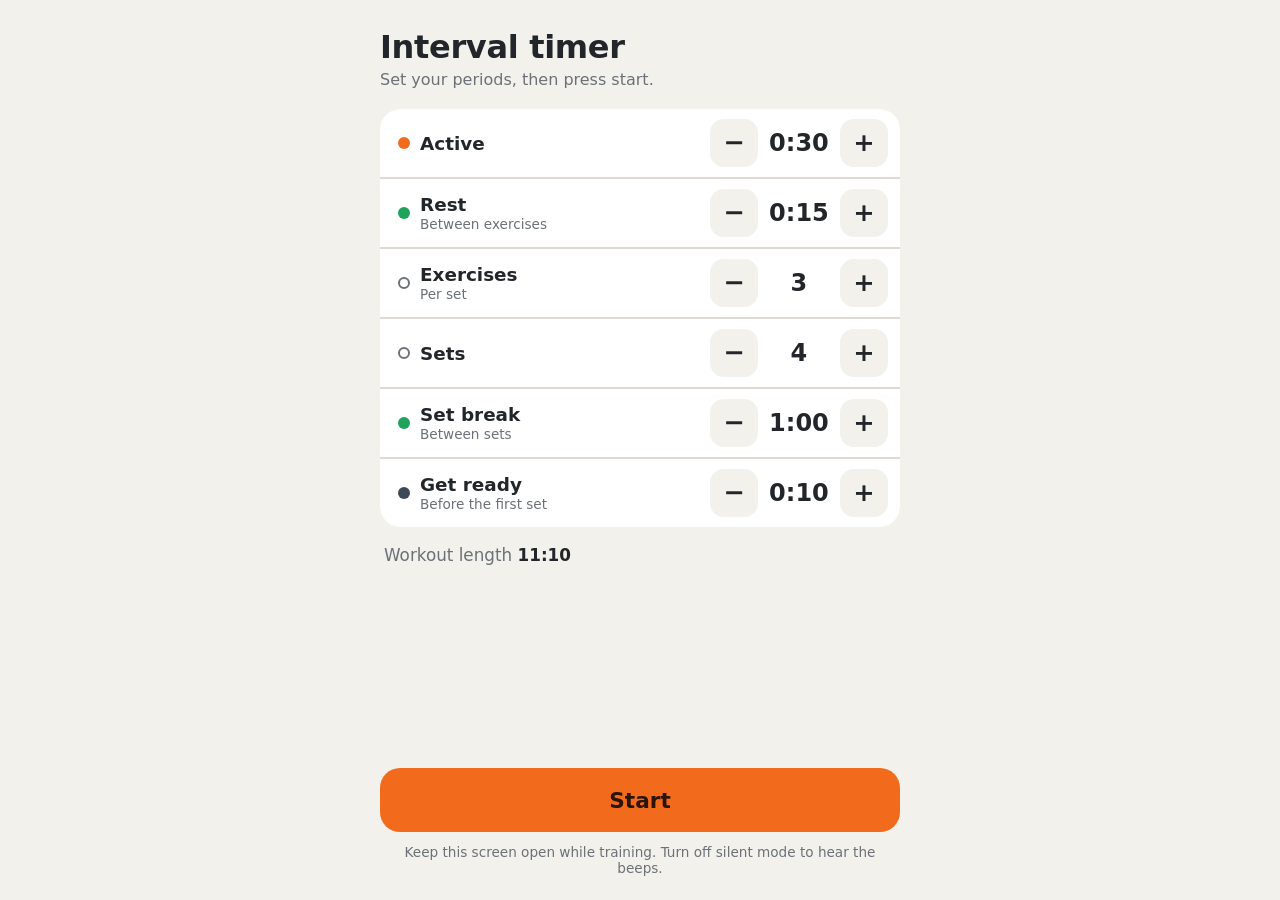
<file: games/IntervalTimer.html>
<!DOCTYPE html>
<html lang="en">
<head>
<meta charset="utf-8">
<meta name="viewport" content="width=device-width, initial-scale=1, viewport-fit=cover">
<meta name="apple-mobile-web-app-capable" content="yes">
<meta name="mobile-web-app-capable" content="yes">
<meta name="theme-color" content="#f3f1ec">
<title>Interval Timer</title>
<style>
:root{
  --bg:#f3f1ec; --surface:#ffffff; --fg:#22262a; --muted:#6b7177; --line:#dedad2;
  --active:#f26b1d; --active-ink:#2a1405;
  --rest:#1fa35c; --rest-ink:#04200e;
  --prep:#3d4a56; --prep-ink:#f2f4f6;
  box-sizing:border-box;
  padding-top:env(safe-area-inset-top,0px);
  padding-bottom:env(safe-area-inset-bottom,0px);
}
@media (prefers-color-scheme: dark){
  :root:not([data-theme="light"]){
    color-scheme:dark;
    --bg:#1b1f23; --surface:#262b30; --fg:#eef0f2; --muted:#9aa1a8; --line:#353b41;
  }
}
:root[data-theme="dark"]{
  color-scheme:dark;
  --bg:#1b1f23; --surface:#262b30; --fg:#eef0f2; --muted:#9aa1a8; --line:#353b41;
}
*,*::before,*::after{box-sizing:inherit}
html{height:100%;scroll-padding-top:env(safe-area-inset-top,0px)}
body{
  margin:0;height:100%;background:var(--bg);color:var(--fg);
  font-family:ui-rounded,"SF Pro Rounded","Nunito","Segoe UI",system-ui,-apple-system,sans-serif;
  font-variant-numeric:tabular-nums;
  -webkit-tap-highlight-color:transparent;
  -webkit-user-select:none;user-select:none;
  transition:background-color .35s ease,color .35s ease;
}
button{font:inherit;color:inherit;touch-action:manipulation;cursor:pointer}
button:focus-visible{outline:3px solid currentColor;outline-offset:3px}
.screen{display:none;height:100%;flex-direction:column;max-width:560px;margin:0 auto;padding:20px 20px 24px}
.screen.on{display:flex}

/* ---------- Setup ---------- */
.setup h1{font-size:2rem;font-weight:800;margin:8px 0 4px;letter-spacing:-.01em}
.setup .sub{color:var(--muted);margin:0 0 20px;font-size:1rem}
.rows{display:flex;flex-direction:column;gap:2px;background:var(--line);border-radius:20px;overflow:hidden}
.row{display:flex;align-items:center;justify-content:space-between;gap:12px;background:var(--surface);padding:10px 12px 10px 18px}
.row .name{display:flex;align-items:center;gap:10px;font-size:1.15rem;font-weight:650}
.dot{width:12px;height:12px;border-radius:50%;flex:none}
.hint{display:block;font-size:.85rem;font-weight:500;color:var(--muted);margin-top:1px}
.setup{height:auto;min-height:100%}
#setLabel small{display:block;font-size:.85rem;font-weight:600;opacity:.8}
.stepper{display:flex;align-items:center;gap:6px}
.stepper button{width:48px;height:48px;border-radius:14px;border:0;background:var(--bg);font-size:1.6rem;font-weight:700;line-height:1}
.stepper button:active{transform:scale(.94)}
.stepper .val{min-width:4.2ch;text-align:center;font-size:1.5rem;font-weight:750}
.summary{margin:18px 4px 0;color:var(--muted);font-size:1.05rem}
.summary b{color:var(--fg);font-weight:750}
.spacer{flex:1;min-height:20px}
.big{width:100%;height:64px;border:0;border-radius:20px;font-size:1.35rem;font-weight:800}
.go{background:var(--active);color:var(--active-ink)}
.note{color:var(--muted);font-size:.85rem;text-align:center;margin:12px 0 0}

/* ---------- Run ---------- */
body[data-phase="active"]{background:var(--active);color:var(--active-ink)}
body[data-phase="rest"]{background:var(--rest);color:var(--rest-ink)}
body[data-phase="prep"]{background:var(--prep);color:var(--prep-ink)}
.run .top{display:flex;justify-content:space-between;align-items:baseline;gap:12px;font-size:1.1rem;font-weight:700}
.run .top .total{text-align:right;opacity:.85}
.run .top .total small{display:block;font-size:.85rem;font-weight:600;opacity:.8}
.run .middle{flex:1;display:flex;flex-direction:column;justify-content:center;align-items:center;text-align:center;min-height:0}
.phase-name{font-size:clamp(1.8rem,9vw,3rem);font-weight:800;margin:0;letter-spacing:-.01em}
.clock{font-size:clamp(6rem,34vw,15rem);font-weight:800;line-height:.95;letter-spacing:-.04em;margin:6px 0 18px}
.bar{width:100%;height:12px;border-radius:6px;background:rgba(0,0,0,.18);overflow:hidden}
body[data-phase="prep"] .bar{background:rgba(255,255,255,.18)}
.bar i{display:block;height:100%;width:0;background:currentColor;border-radius:6px;transition:width .1s linear}
.next{margin-top:16px;font-size:1.15rem;font-weight:650;opacity:.85}
.controls{display:flex;gap:12px}
.controls button{flex:1;height:64px;border-radius:20px;font-size:1.25rem;font-weight:800;border:3px solid currentColor;background:transparent}
.controls .primary{background:currentColor}
.controls .primary span{color:var(--paint)}
body[data-phase="active"]{--paint:var(--active)}
body[data-phase="rest"]{--paint:var(--rest)}
body[data-phase="prep"]{--paint:var(--prep)}
.paused .clock,.paused .phase-name{opacity:.55}

/* ---------- Done ---------- */
.done .middle{flex:1;display:flex;flex-direction:column;justify-content:center;text-align:center}
.done h2{font-size:2.4rem;font-weight:800;margin:0 0 8px}
.done p{color:var(--muted);font-size:1.15rem;margin:0}
.done .btns{display:flex;flex-direction:column;gap:12px}
.ghost{background:transparent;border:3px solid var(--line)}

@media (prefers-reduced-motion: reduce){body,.bar i{transition:none}}
</style>
</head>
<body>

<section class="screen setup on" id="setup">
  <h1>Interval timer</h1>
  <p class="sub">Set your periods, then press start.</p>
  <div class="rows" id="rows"></div>
  <p class="summary">Workout length <b id="sumTotal">0:00</b></p>
  <div class="spacer"></div>
  <button class="big go" id="startBtn">Start</button>
  <p class="note">Keep this screen open while training. Turn off silent mode to hear the beeps.</p>
</section>

<section class="screen run" id="run" aria-live="off">
  <div class="top">
    <div id="setLabel">Set 1 of 8</div>
    <div class="total"><span id="elapsed">0:00</span><small>of <span id="totalLen">0:00</span></small></div>
  </div>
  <div class="middle">
    <p class="phase-name" id="phaseName">Get ready</p>
    <div class="clock" id="clock">0:10</div>
    <div class="bar"><i id="bar"></i></div>
    <div class="next" id="next"></div>
  </div>
  <div class="controls">
    <button id="stopBtn">Stop</button>
    <button class="primary" id="pauseBtn"><span id="pauseTxt">Pause</span></button>
  </div>
</section>

<section class="screen done" id="done">
  <div class="middle">
    <h2>Workout complete</h2>
    <p id="doneTxt"></p>
  </div>
  <div class="btns">
    <button class="big go" id="againBtn">Start again</button>
    <button class="big ghost" id="editBtn">Change settings</button>
  </div>
</section>

<script>
(function(){
  // ---------- Settings ----------
  var S = {active:30, rest:15, exercises:3, sets:4, setBreak:60, prep:10};
  try{ var saved = JSON.parse(localStorage.getItem('interval-timer-settings')||'null');
       if(saved) for(var k in S) if(typeof saved[k]==='number') S[k]=saved[k]; }catch(e){}
  function save(){ try{ localStorage.setItem('interval-timer-settings', JSON.stringify(S)); }catch(e){} }

  var FIELDS = [
    {key:'active',    name:'Active',    hint:null,                    color:'var(--active)', min:5, max:3600, step:5, time:true},
    {key:'rest',      name:'Rest',      hint:'Between exercises',     color:'var(--rest)',   min:0, max:3600, step:5, time:true},
    {key:'exercises', name:'Exercises', hint:'Per set',               color:null,            min:1, max:50,   step:1, time:false},
    {key:'sets',      name:'Sets',      hint:null,                    color:null,            min:1, max:99,   step:1, time:false},
    {key:'setBreak',  name:'Set break', hint:'Between sets',          color:'var(--rest)',   min:0, max:3600, step:5, time:true},
    {key:'prep',      name:'Get ready', hint:'Before the first set',  color:'var(--prep)',   min:0, max:120,  step:5, time:true}
  ];

  function fmt(sec){ sec=Math.max(0,Math.round(sec)); var m=Math.floor(sec/60), s=sec%60; return m+':'+(s<10?'0':'')+s; }
  function totalLen(){ return S.prep + S.sets*S.exercises*S.active + S.sets*(S.exercises-1)*S.rest + (S.sets-1)*S.setBreak; }

  var rows = document.getElementById('rows');
  FIELDS.forEach(function(f){
    var row = document.createElement('div'); row.className='row';
    row.innerHTML =
      '<div class="name">'+(f.color?'<span class="dot" style="background:'+f.color+'"></span>':'<span class="dot" style="border:2px solid var(--muted)"></span>')+'<span>'+f.name+(f.hint?'<small class="hint">'+f.hint+'</small>':'')+'</span></div>'+
      '<div class="stepper"><button aria-label="Decrease '+f.name+'">−</button><span class="val" aria-live="polite"></span><button aria-label="Increase '+f.name+'">+</button></div>';
    rows.appendChild(row);
    var btns=row.querySelectorAll('button'), val=row.querySelector('.val');
    f.render=function(){ val.textContent = f.time? fmt(S[f.key]) : S[f.key]; };
    function change(dir){
      var step = f.time && S[f.key]>=120 ? 15 : f.step;
      S[f.key]=Math.min(f.max,Math.max(f.min,S[f.key]+dir*step));
      f.render(); updateSummary(); save();
    }
    [[btns[0],-1],[btns[1],1]].forEach(function(p){
      var b=p[0], dir=p[1], t1=null, t2=null;
      function stop(){ clearTimeout(t1); clearInterval(t2); t1=t2=null; }
      b.addEventListener('pointerdown',function(e){ e.preventDefault(); change(dir); stop();
        t1=setTimeout(function(){ t2=setInterval(function(){change(dir);},90); },420); });
      ['pointerup','pointerleave','pointercancel'].forEach(function(ev){ b.addEventListener(ev,stop); });
      b.addEventListener('click',function(e){ if(e.detail===0) change(dir); }); // keyboard
    });
    f.render();
  });
  function updateSummary(){ document.getElementById('sumTotal').textContent=fmt(totalLen()); }
  updateSummary();

  // ---------- Audio (generated, no files needed) ----------
  var ctx=null;
  var master=null;
  function unlockAudio(){
    try{
      // iOS 17+: treat as media playback so sounds aren't silenced by the ring/silent switch
      if(navigator.audioSession) navigator.audioSession.type='playback';
      if(!ctx){
        var AC=window.AudioContext||window.webkitAudioContext; ctx=new AC();
        var comp=ctx.createDynamicsCompressor();
        comp.threshold.value=-18; comp.knee.value=12; comp.ratio.value=4; comp.attack.value=0.003; comp.release.value=0.15;
        master=ctx.createGain(); master.gain.value=1.4;
        master.connect(comp); comp.connect(ctx.destination);
      }
      var b=ctx.createBuffer(1,1,22050), s=ctx.createBufferSource(); s.buffer=b; s.connect(ctx.destination); s.start(0);
      return ctx.state!=='running' ? ctx.resume() : Promise.resolve();
    }catch(e){ return Promise.resolve(); }
  }
  // one soft, plucked voice: quick attack, smooth exponential decay, optional pitch glide
  function voice(o){
    if(!ctx) return;
    var t=ctx.currentTime+0.02+(o.at||0), osc=ctx.createOscillator(), g=ctx.createGain(), v=o.vol||0.25;
    osc.type=o.type||'sine';
    osc.frequency.setValueAtTime(o.f,t);
    if(o.f2) osc.frequency.exponentialRampToValueAtTime(o.f2,t+(o.glide||o.dur*0.5));
    g.gain.setValueAtTime(0.0001,t);
    g.gain.exponentialRampToValueAtTime(v,t+(o.atk||0.006));
    if(o.hold) g.gain.setValueAtTime(v,t+Math.max(0.012,o.dur-0.04)); // hold at full level, then a quick fade (crisp, loud)
    g.gain.exponentialRampToValueAtTime(0.0001,t+o.dur);
    osc.connect(g); g.connect(master); osc.start(t); osc.stop(t+o.dur+0.05);
  }
  function bell(f,at,dur,vol){ // sine body + faint octave shimmer
    voice({f:f,at:at,dur:dur,vol:vol});
    voice({f:f*2,at:at,dur:dur*0.5,vol:vol*0.18});
  }
  // crisp note = held square (bite, carries outdoors) + held sine/triangle (body, keeps it musical)
  function crisp(f,at,dur,vol,f2){
    voice({f:f,f2:f2,glide:0.03,at:at,dur:dur,vol:vol*0.55,type:'square',hold:1,atk:0.003});
    voice({f:f,f2:f2,glide:0.03,at:at,dur:dur,vol:vol,type:'triangle',hold:1,atk:0.003});
  }
  var SND = {
    // rest + get ready, last 5 s: one clean note per second that climbs in pitch (5 to 1), building into the start
    count: function(sec){ var f={5:1047,4:1175,3:1319,2:1568,1:1760}[sec]||1047; crisp(f,0,0.14,0.28); },
    // active, last 5 s: single sharp high hit with an upward flick
    countActive: function(){ crisp(1760,0,0.17,0.32,2349); },
    // active starts: simple double beep on one high note, second slightly longer
    go: function(){ crisp(2093,0,0.09,0.3); crisp(2093,0.14,0.22,0.3); },
    // active ends: two clean separate notes rising a fourth (E6 to A6), second one rings out
    end: function(){ crisp(1319,0,0.11,0.28); voice({f:1760,at:0.13,dur:0.5,vol:0.3,type:'triangle',atk:0.003}); voice({f:1760,at:0.13,dur:0.3,vol:0.12,type:'square',atk:0.003}); },
    // workout complete: warm, smooth major-chord bloom (pure sine, no buzz) with a soft bell on top
    finish: function(){
      var t=1.0;
      voice({f:523, at:t,dur:2.8,vol:0.2, atk:0.12});
      voice({f:659, at:t,dur:2.6,vol:0.16,atk:0.14});
      voice({f:784, at:t,dur:2.6,vol:0.16,atk:0.16});
      voice({f:1047,at:t,dur:2.4,vol:0.14,atk:0.18});
      bell(2093,t+0.2,1.8,0.16);
    }
  };

  // ---------- Screen wake lock ----------
  var lock=null;
  function keepAwake(){ try{ if('wakeLock' in navigator) navigator.wakeLock.request('screen').then(function(l){lock=l;}).catch(function(){}); }catch(e){} }
  function releaseAwake(){ try{ if(lock){ lock.release(); lock=null; } }catch(e){} }

  // ---------- Runner ----------
  var R=null, timer=null;
  var $=function(id){return document.getElementById(id);};
  var themeMeta=document.querySelector('meta[name="theme-color"]');

  function build(){
    var p=[], at=0;
    function add(o){ o.start=at; at+=o.d*1000; p.push(o); }
    if(S.prep>0) add({t:'prep',d:S.prep,set:1,ex:1});
    for(var s=1;s<=S.sets;s++){
      for(var x=1;x<=S.exercises;x++){
        add({t:'active',d:S.active,set:s,ex:x});
        if(x<S.exercises && S.rest>0) add({t:'rest',d:S.rest,set:s,ex:x});
      }
      if(s<S.sets && S.setBreak>0) add({t:'rest',kind:'break',d:S.setBreak,set:s,ex:S.exercises});
    }
    return {phases:p,total:at};
  }
  function now(){ return performance.now(); }
  function elapsed(){ return (R.pausedAt!==null?R.pausedAt:now()) - R.startedAt - R.pausedTotal; }

  function show(id){ ['setup','run','done'].forEach(function(s){ $(s).classList.toggle('on',s===id); }); }
  function setPhaseColor(t){
    document.body.style.removeProperty('background-color');
    document.body.style.removeProperty('--paint');
    if(t) document.body.setAttribute('data-phase',t); else document.body.removeAttribute('data-phase');
    var c = t ? getComputedStyle(document.documentElement).getPropertyValue('--'+t).trim()
              : getComputedStyle(document.documentElement).getPropertyValue('--bg').trim();
    if(themeMeta) themeMeta.setAttribute('content',c);
  }

  function start(){
    var audioReady=unlockAudio(); keepAwake();
    var b=build();
    R={phases:b.phases,total:b.total,startedAt:now(),pausedTotal:0,pausedAt:null,idx:-1,beeped:{}};
    $('totalLen').textContent=fmt(R.total/1000);
    $('run').classList.remove('paused'); $('pauseTxt').textContent='Pause';
    show('run'); tick();
    // start the clock once audio is actually running, so the get-ready countdown is heard
    clearInterval(timer); timer=null;
    var go=false, begin=function(){ if(go) return; go=true; R.startedAt=now(); R.beeped={}; timer=setInterval(tick,100); tick(); };
    audioReady.then(begin,begin); setTimeout(begin,600);
  }

  function tick(){
    var e=elapsed();
    if(e>=R.total){ finish(); return; }
    var i=R.phases.length-1;
    while(i>0 && R.phases[i].start>e) i--;
    var ph=R.phases[i];

    if(i!==R.idx){
      var prev=R.idx>=0?R.phases[R.idx]:null;
      if(prev && prev.t==='active') SND.end();
      if(ph.t==='active') (prev && prev.t==='active') ? setTimeout(SND.go,800) : SND.go();
      R.idx=i; setPhaseColor(ph.t);
      $('phaseName').textContent = ph.t==='active'?'Active':ph.kind==='break'?'Set break':ph.t==='rest'?'Rest':'Get ready';
      var nx=R.phases[i+1];
      $('next').textContent = nx ? 'Next: '+(nx.t==='active'?'active':nx.kind==='break'?'set break':'rest')+' '+fmt(nx.d) : 'Last one';
      var sub = ph.kind==='break' ? 'Set complete' : ph.t==='rest' ? 'Exercise '+ph.ex+' of '+S.exercises+' done' : 'Exercise '+ph.ex+' of '+S.exercises;
      $('setLabel').innerHTML = 'Set '+ph.set+' of '+S.sets+'<small>'+sub+'</small>';
    }

    var remain=ph.start+ph.d*1000-e, sec=Math.ceil(remain/1000);
    $('clock').textContent=fmt(sec);
    $('bar').style.width=(100*(1-remain/(ph.d*1000)))+'%';

    // active: fade orange to red from 15 s to 10 s left, red for the last 10 s
    if(ph.t==='active'){
      var f=Math.min(1,Math.max(0,(15000-remain)/5000));
      var col='rgb('+Math.round(242+(217-242)*f)+','+Math.round(107+(38-107)*f)+','+Math.round(29+(28-29)*f)+')';
      document.body.style.backgroundColor=col;
      document.body.style.setProperty('--paint',col);
      if(themeMeta) themeMeta.setAttribute('content',col);
    }
    $('elapsed').textContent=fmt(Math.floor(e/1000));

    // last 5 seconds: high beep before active, low beep at the end of active
    var nextPh=R.phases[i+1];
    if(sec>=1 && sec<=5 && R.pausedAt===null){
      var key=i+'-'+sec;
      if(ph.t==='active'){ if(!R.beeped[key]){ R.beeped[key]=1; SND.countActive(); } }
      else if(ph.t==='prep' || (nextPh && nextPh.t==='active')){ if(!R.beeped[key]){ R.beeped[key]=1; SND.count(sec); } }
    }
  }

  function finish(){
    clearInterval(timer); timer=null;
    var last=R.phases[R.phases.length-1];
    if(last && last.t==='active'){ SND.end(); SND.finish(); }
    releaseAwake(); setPhaseColor(null);
    $('doneTxt').textContent=S.sets+(S.sets===1?' set':' sets')+' of '+S.exercises+(S.exercises===1?' exercise':' exercises')+' in '+fmt(R.total/1000);
    show('done');
  }

  function togglePause(){
    unlockAudio();
    if(R.pausedAt===null){ R.pausedAt=now(); $('pauseTxt').textContent='Resume'; $('run').classList.add('paused'); releaseAwake(); }
    else { R.pausedTotal+=now()-R.pausedAt; R.pausedAt=null; $('pauseTxt').textContent='Pause'; $('run').classList.remove('paused'); keepAwake(); }
    tick();
  }

  var stopArmed=null;
  function resetStopBtn(){ clearTimeout(stopArmed); stopArmed=null; $('stopBtn').textContent='Stop'; }
  function stopRun(){
    // first tap arms, second tap within 3 s stops (browser confirm dialogs are blocked here)
    if(!stopArmed){
      $('stopBtn').textContent='Tap to stop';
      stopArmed=setTimeout(resetStopBtn,3000);
      return;
    }
    resetStopBtn();
    clearInterval(timer); timer=null; releaseAwake(); setPhaseColor(null); show('setup');
  }

  $('startBtn').addEventListener('click',start);
  $('againBtn').addEventListener('click',start);
  $('editBtn').addEventListener('click',function(){ show('setup'); });
  $('pauseBtn').addEventListener('click',togglePause);
  $('stopBtn').addEventListener('click',stopRun);

  document.addEventListener('visibilitychange',function(){
    if(document.visibilityState==='visible' && R && timer){
      if(ctx && ctx.state!=='running') ctx.resume();
      if(R.pausedAt===null) keepAwake();
      tick();
    }
  });
})();
</script>
</body>
</html>
</file>
